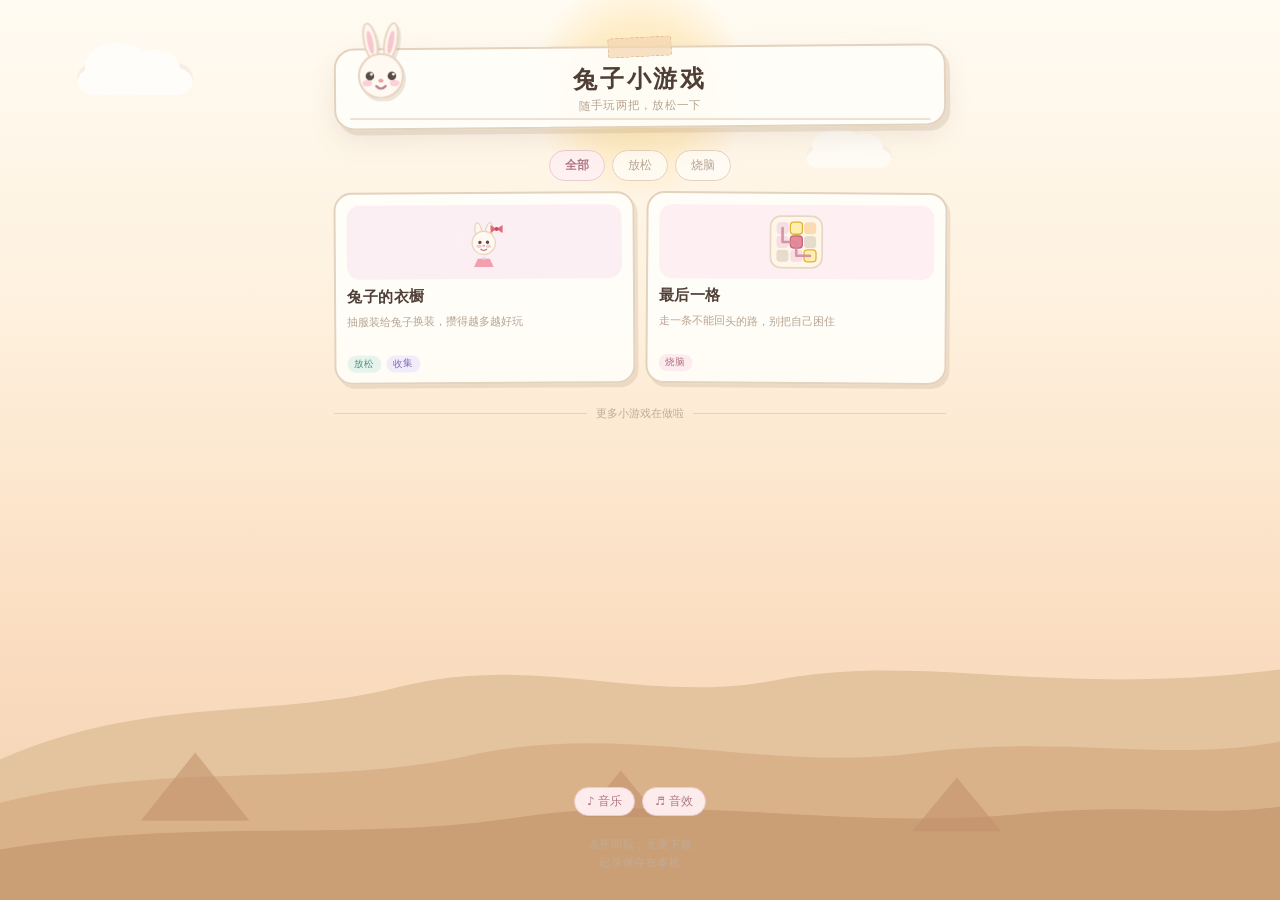
<file: index.html>
<!DOCTYPE html>
<html lang="zh-CN">
<head>
<meta charset="UTF-8">
<meta name="viewport" content="width=device-width,initial-scale=1,maximum-scale=1,user-scalable=no,viewport-fit=cover">
<meta name="format-detection" content="telephone=no,email=no,address=no">
<meta name="theme-color" content="#FDF3E5">
<title>兔子小游戏 · 合集</title>
<link rel="stylesheet" href="shared/theme.css">
<style>
/* ============================================================
   大厅（开始界面）专属样式
   游戏卡片全部由下方 GAMES 数组渲染，加新游戏只需改数据。
   ============================================================ */

/* 顶部标题卡 */
.masthead{position:relative;width:100%;padding:15px 18px 13px;text-align:center;
  background:rgba(255,253,248,.94);border:2px solid var(--line);border-radius:var(--radius);
  box-shadow:4px 5px 0 var(--tap),0 10px 26px rgba(150,118,92,.13);transform:rotate(-.5deg)}
/* 兔子是 absolute 挑在卡片上方的，顶部要留出足够空间，否则耳朵会被裁掉 */
.page{padding-top:calc(46px + env(safe-area-inset-top))}
.masthead:after{content:"";position:absolute;left:14px;right:14px;bottom:6px;height:2px;
  background:rgba(196,160,128,.30);transform:rotate(.5deg)}
.masthead .bunnyBox{position:absolute;left:12px;top:-32px;width:66px}
.masthead .bunnyBox svg{filter:drop-shadow(2px 3px 0 rgba(170,140,112,.22))}
.masthead .name{font-size:24px;font-weight:800;letter-spacing:3px;color:#4E3E36}
.masthead .sub{margin-top:3px;font-size:11.5px;color:var(--ink3);letter-spacing:.3px}

/* 继续游戏 */
.resume{width:100%;display:flex;align-items:center;gap:10px;padding:10px 14px;cursor:pointer;
  background:rgba(255,253,248,.9);border:2px solid #EBCBD2;border-radius:16px;
  box-shadow:3px 3px 0 rgba(200,140,155,.14);transform:rotate(.3deg)}
.resume:active{transform:translate(1px,1px);box-shadow:1px 1px 0 rgba(200,140,155,.14)}
.resume .rIcon{width:34px;height:34px;flex:0 0 34px;border-radius:11px;background:#FFF0F3;
  display:flex;align-items:center;justify-content:center;font-size:16px;color:var(--pink-d)}
.resume .rText{flex:1;min-width:0;text-align:left}
.resume .rText b{display:block;font-size:13.5px;color:#5A4B42}
.resume .rText small{display:block;font-size:10.5px;color:var(--ink3);margin-top:1px}
.resume .rGo{flex:0 0 auto;font-size:11px;color:#B07A88;background:#FFF0F3;
  border-radius:999px;padding:4px 10px}

/* 分类筛选 */
.filters{width:100%;display:flex;gap:7px;justify-content:center}
.filters button{border:1.5px solid var(--line);background:rgba(255,253,248,.8);
  border-radius:999px;padding:6px 15px;font-size:12px;color:var(--ink3);cursor:pointer}
.filters button.on{color:#B07A88;border-color:#EBCBD2;background:rgba(255,240,242,.95);font-weight:600}

/* 游戏卡片网格 */
.grid{width:100%;display:grid;grid-template-columns:repeat(2,minmax(0,1fr));gap:11px}
.gcard{position:relative;display:flex;flex-direction:column;gap:8px;padding:11px 11px 10px;
  text-align:left;background:rgba(255,253,248,.95);border:2px solid var(--line);
  border-radius:18px;box-shadow:3px 4px 0 var(--tap);cursor:pointer;
  transform:rotate(-.35deg);transition:transform .1s,box-shadow .1s}
.gcard:nth-child(even){transform:rotate(.4deg)}
.gcard:active{transform:translate(2px,2px);box-shadow:1px 1px 0 var(--tap)}
.gcard .thumb{height:74px;border-radius:13px;display:flex;align-items:center;justify-content:center;
  overflow:hidden}
.gcard .thumb svg{display:block}
.gcard h3{margin:0;font-size:15px;color:#4E3E36;letter-spacing:.5px}
.gcard .desc{margin:0;font-size:11px;color:var(--ink3);line-height:1.5;min-height:33px}
.gcard .meta{display:flex;align-items:center;gap:5px;flex-wrap:wrap}
.tagchip{font-size:9.5px;padding:2px 7px;border-radius:999px;background:#F4EDE3;color:#9C8878}
.tagchip.relax{background:#E7F4EE;color:#4C9179}
.tagchip.brain{background:#FDECEF;color:#B2707E}
.tagchip.collect{background:#F1ECFA;color:#7B6BAE}
.bestChip{margin-left:auto;font-size:10px;color:#B07A58;background:#FBE7D4;
  border-radius:999px;padding:2px 8px;font-variant-numeric:tabular-nums}
.gcard.soon{opacity:.6;border-style:dashed;cursor:default;box-shadow:none}
.gcard.soon:active{transform:rotate(-.35deg)}

.footNote{width:100%;text-align:center;font-size:10.5px;color:#C0AC99;letter-spacing:.6px;line-height:1.7}

/* 游戏少的时候用来撑住下半屏，游戏多了会自动往下排 */
.moreNote{width:100%;display:flex;align-items:center;gap:9px;color:#C0AC99;font-size:11px}
.moreNote:before,.moreNote:after{content:"";flex:1;height:1px;background:rgba(196,160,128,.35)}
.moreNote span{white-space:nowrap}
/* 开关和页脚吸在底部，避免上半屏挤满、下半屏空荡 */
.footBlock{width:100%;margin-top:auto;display:flex;flex-direction:column;align-items:center;gap:9px}
</style>
</head>
<body>

<main class="page">
  <h1 class="sr-only">兔子小游戏合集</h1>

  <header class="masthead">
    <div class="tape"></div>
    <div class="bunnyBox" id="bunnyTop"></div>
    <div class="name">兔子小游戏</div>
    <div class="sub">随手玩两把，放松一下</div>
  </header>

  <div id="resumeSlot"></div>

  <nav class="filters" id="filters" aria-label="按类型筛选">
    <button data-f="all" class="on">全部</button>
    <button data-f="relax">放松</button>
    <button data-f="brain">烧脑</button>
  </nav>

  <section class="grid" id="grid" aria-label="游戏列表"></section>

  <p class="moreNote"><span>更多小游戏在做啦</span></p>

  <div class="footBlock">
    <div class="toggles">
      <button class="tg" id="tgMusic">♪ 音乐</button>
      <button class="tg" id="tgSfx">♬ 音效</button>
    </div>
    <p class="footNote">点开即玩，无需下载<br>记录保存在本机</p>
  </div>
</main>

<script src="shared/store.js"></script>
<script src="shared/audio.js"></script>
<script src="shared/bunny.js"></script>
<script src="shared/theme.js"></script>
<script>
(function(){
'use strict';

/* ============================================================
   游戏清单 —— 加新游戏只改这里
   ------------------------------------------------------------
   id     唯一标识，也是打分存档的键（Store.best(id)）
   name   卡片标题
   desc   一句话说明，尽量口语、别超过 14 个字
   tags   标签，'relax' = 放松 / 'brain' = 烧脑
   url    游戏文件路径，相对本页
   ready  false 会显示成「筹备中」的虚线卡片
   accent 卡片缩略图底色
   unit   最高纪录的单位，显示在卡片右下角
   icon   缩略图内容，见下方 ICONS
   ============================================================ */
var ICONS = {
  /* 最后一格：小棋盘 + 一条粉色路径 */
  grid:
    '<svg viewBox="0 0 72 72" width="62" height="62">' +
      '<rect x="6" y="6" width="60" height="60" rx="12" fill="#FFF6E8" stroke="#E7D8C6" stroke-width="2"/>' +
      '<g>' +
        '<rect x="13" y="13" width="14" height="14" rx="4" fill="#F5DFE4"/>' +
        '<rect x="29" y="13" width="14" height="14" rx="4" fill="#FFEFAE" stroke="#E0B23E" stroke-width="1.5"/>' +
        '<rect x="45" y="13" width="14" height="14" rx="4" fill="#FBDCB2"/>' +
        '<rect x="13" y="29" width="14" height="14" rx="4" fill="#F5DFE4"/>' +
        '<rect x="29" y="29" width="14" height="14" rx="4" fill="#E68B9C" stroke="#C4697B" stroke-width="1.5"/>' +
        '<rect x="45" y="29" width="14" height="14" rx="4" fill="#E7DCCC"/>' +
        '<rect x="13" y="45" width="14" height="14" rx="4" fill="#E7DCCC"/>' +
        '<rect x="29" y="45" width="14" height="14" rx="4" fill="#F5DFE4"/>' +
        '<rect x="45" y="45" width="14" height="14" rx="4" fill="#FFEFAE" stroke="#E0B23E" stroke-width="1.5"/>' +
      '</g>' +
        '<path d="M20 20 L20 36 L36 36 L36 52 L52 52" fill="none" stroke="#D68B9C" ' +
        'stroke-width="3" stroke-linecap="round" stroke-linejoin="round" opacity=".9"/>' +
    '</svg>',

  /* 兔子的衣橱：兔子头像 + 蝴蝶结 + 小裙子 */
  closet:
    '<svg viewBox="0 0 72 72" width="62" height="62">' +
      '<rect x="6" y="6" width="60" height="60" rx="12" fill="#FBEFF3"/>' +
      '<ellipse cx="30" cy="24" rx="4" ry="10.5" transform="rotate(-9 30 24)" fill="#FFF7EE" stroke="#E8D5C2" stroke-width="1.5"/>' +
      '<ellipse cx="42" cy="24" rx="4" ry="10.5" transform="rotate(9 42 24)" fill="#FFF7EE" stroke="#E8D5C2" stroke-width="1.5"/>' +
      '<circle cx="36" cy="37" r="13.5" fill="#FFF9F2" stroke="#E8D5C2" stroke-width="1.5"/>' +
      '<ellipse cx="30.5" cy="41" rx="3.2" ry="2" fill="#F9C8D0"/>' +
      '<ellipse cx="41.5" cy="41" rx="3.2" ry="2" fill="#F9C8D0"/>' +
      '<circle cx="31.6" cy="36.4" r="2" fill="#5A4B42"/>' +
      '<circle cx="40.4" cy="36.4" r="2" fill="#5A4B42"/>' +
      '<ellipse cx="36" cy="40.4" rx="1.6" ry="1.2" fill="#E9A0AC"/>' +
      '<path d="M32.6 44.4 q3.4 2.6 6.8 0" fill="none" stroke="#B98591" stroke-width="1.4" stroke-linecap="round"/>' +
      '<path d="M51 21 l7 -4.6 v9.2 z" fill="#E8657A"/>' +
      '<path d="M51 21 l-7 -4.6 v9.2 z" fill="#E8657A"/>' +
      '<circle cx="51" cy="21" r="2.3" fill="#C74A5F"/>' +
      '<path d="M29 55.5 l14 0 l4.4 9.5 l-22.8 0 z" fill="#F2A0B0"/>' +
      '<circle cx="36" cy="55.5" r="1.7" fill="#F8C6D0"/>' +
    '</svg>'
};

var GAMES = [
  {
    id:'bunnycloset',
    name:'兔子的衣橱',
    desc:'抽服装给兔子换装，攒得越多越好玩',
    tags:['relax','collect'],
    url:'games/bunnycloset.html',
    ready:true,
    accent:'#FBEFF3',
    unit:'件',
    icon:ICONS.closet
  },
  {
    id:'lastcell',
    name:'最后一格',
    desc:'走一条不能回头的路，别把自己困住',
    tags:['brain'],
    url:'games/lastcell.html',
    ready:true,
    accent:'#FDEFF2',
    unit:'步',
    icon:ICONS.grid
  }
];

var gridEl = document.getElementById('grid');
var resumeSlot = document.getElementById('resumeSlot');
var filter = 'all';

/* 标签的显示名与配色，加新标签只改这里 */
var TAG_MAP = {
  relax:   { cls:'relax',   label:'放松' },
  brain:   { cls:'brain',   label:'烧脑' },
  collect: { cls:'collect', label:'收集' }
};

document.getElementById('bunnyTop').innerHTML = Bunny.svg('idle', 'hub');

/* ---------- 渲染卡片 ---------- */
function render(){
  var list = GAMES.filter(function(g){
    return filter === 'all' || (g.tags || []).indexOf(filter) >= 0;
  });

  var html = list.map(function(g){
    var best = Store.best(g.id);
    var bestChip = (g.ready && best > 0)
      ? '<span class="bestChip">' + best + g.unit + '</span>' : '';
    var tagHtml = (g.tags || []).map(function(t){
      var cls = TAG_MAP[t] ? TAG_MAP[t].cls : '';
      var label = TAG_MAP[t] ? TAG_MAP[t].label : t;
      return '<span class="tagchip ' + cls + '">' + label + '</span>';
    }).join('');

    var thumb = g.ready
      ? g.icon
      : '<div style="font-size:26px;color:#C0AC99;line-height:1;display:flex;flex-direction:column;' +
        'align-items:center;gap:2px">' + Bunny.head('soon', 44) + '</div>';

    return '<article class="gcard' + (g.ready ? '' : ' soon') + '"' +
      ' data-id="' + g.id + '"' + (g.ready ? '' : ' aria-disabled="true"') + '>' +
        '<div class="thumb" style="background:' + g.accent + '">' + thumb + '</div>' +
        '<h3>' + g.name + '</h3>' +
        '<p class="desc">' + g.desc + '</p>' +
        '<div class="meta">' + tagHtml + bestChip + '</div>' +
      '</article>';
  }).join('');

  gridEl.innerHTML = html;

  Array.prototype.forEach.call(gridEl.querySelectorAll('.gcard'), function(card){
    card.addEventListener('click', function(){
      var id = card.dataset.id;
      var g = null;
      for(var i = 0; i < GAMES.length; i++){ if(GAMES[i].id === id) g = GAMES[i]; }
      if(!g || !g.ready || !g.url) return;
      GameAudio.unlock(); GameAudio.sfx('ui');
      setTimeout(function(){ location.href = g.url; }, 120);
    });
  });
}

/* ---------- 继续游戏 ---------- */
function renderResume(){
  var lastId = Store.get('last', null);
  var g = null;
  for(var i = 0; i < GAMES.length; i++){ if(GAMES[i].id === lastId) g = GAMES[i]; }
  if(!g || !g.ready){ resumeSlot.innerHTML = ''; return; }

  var best = Store.best(g.id);
  var plays = Store.plays(g.id);
  resumeSlot.innerHTML =
    '<div class="resume" id="resumeBtn" role="button" tabindex="0">' +
      '<span class="rIcon">▶</span>' +
      '<span class="rText"><b>继续 ' + g.name + '</b>' +
      '<small>玩过 ' + plays + ' 次' + (best > 0 ? ' · 最好成绩 ' + best + g.unit : '') + '</small></span>' +
      '<span class="rGo">进去</span>' +
    '</div>';

  var btn = document.getElementById('resumeBtn');
  function go(){
    GameAudio.unlock(); GameAudio.sfx('ui');
    setTimeout(function(){ location.href = g.url; }, 120);
  }
  btn.addEventListener('click', go);
  btn.addEventListener('keydown', function(e){ if(e.key === 'Enter' || e.key === ' ') go(); });
}

/* ---------- 筛选 ---------- */
Array.prototype.forEach.call(document.querySelectorAll('#filters button'), function(b){
  b.addEventListener('click', function(){
    filter = b.dataset.f;
    Array.prototype.forEach.call(document.querySelectorAll('#filters button'), function(x){
      x.classList.toggle('on', x === b);
    });
    GameAudio.unlock(); GameAudio.sfx('ui');
    render();
  });
});

/* ---------- 声音开关 ---------- */
var tgMusic = document.getElementById('tgMusic');
var tgSfx = document.getElementById('tgSfx');

function syncToggles(){
  tgMusic.classList.toggle('on', GameAudio.musicOn());
  tgSfx.classList.toggle('on', GameAudio.sfxOn());
}
tgMusic.addEventListener('click', function(){
  GameAudio.unlock();
  GameAudio.setMusic(!GameAudio.musicOn());
  syncToggles();
  GameAudio.sfx('ui');
});
tgSfx.addEventListener('click', function(){
  GameAudio.unlock();
  GameAudio.setSfx(!GameAudio.sfxOn());
  syncToggles();
  GameAudio.sfx('ui');
});

/* ---------- 启动 ---------- */
GameAudio.autoUnlock();
syncToggles();
renderResume();
render();
})();
</script>
</body>
</html>
</file>
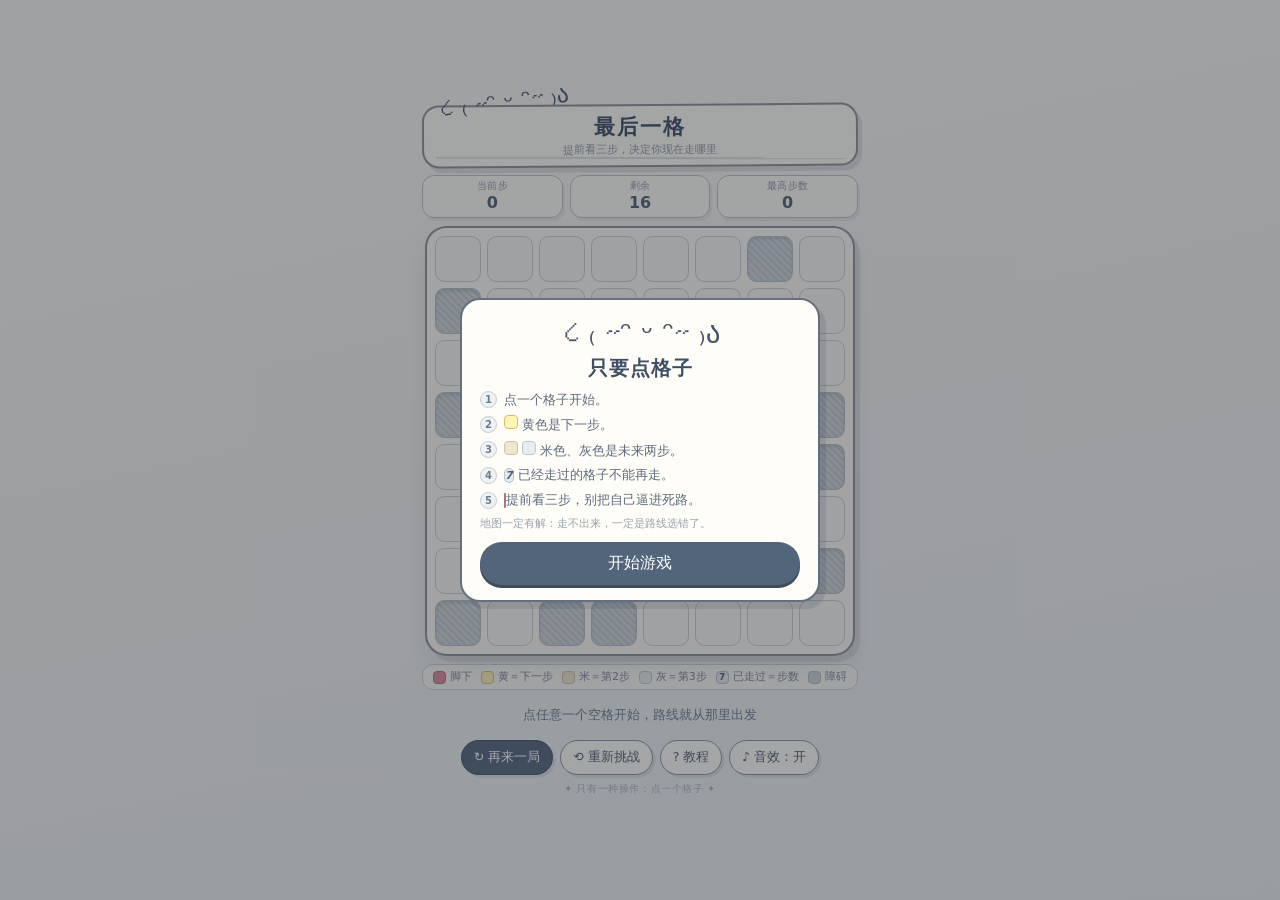
<file: alt/index.html>
<!DOCTYPE html>
<html lang="zh-CN">
<head>
<meta charset="UTF-8">
<meta name="viewport" content="width=device-width,initial-scale=1,maximum-scale=1,user-scalable=no,viewport-fit=cover">
<meta name="format-detection" content="telephone=no,email=no,address=no">
<meta name="theme-color" content="#eaf1f2">
<title>最后一格</title>
<style>
/* ============================================================
   最后一格 · 样式
   颜色集中在 :root 变量里；棋盘尺寸由 JS 通过 --board-size 控制，
   保证任何手机竖屏都能把整个棋盘放进一屏。
   ============================================================ */
*{box-sizing:border-box;-webkit-tap-highlight-color:transparent}
:root{
  --paper:#f8f6f0;      --paper2:#e9eff1;
  --ink:#46546a;        --ink-soft:#8a96a4;   --ink-faint:#a9b3bc;
  --card:#fffcf6;       --line:rgba(66,76,92,.62);
  --free:#f7f6f2;       --free-line:#c6cdd3;
  --wall:#cdd4d8;       --wall-line:#b2bcc3;
  --next:#fff3b5;       --next-line:#d9be6a;  --next-ink:#a8842f;
  --step2:#f0e6cf;      --step2-line:#cfc0a0; --step2-ink:#9c8760;
  --step3:#e7edf1;      --step3-line:#bdc7ce; --step3-ink:#7d8d9e;
  --now:#d98b9b;        --now-line:#b0707f;
  --done:#e5ecef;       --done-line:#b6c1ca;
  --trail:rgba(122,142,166,.40);
  --trail-hot:rgba(217,139,155,.66);
  --board-size:92vw;
}
html,body{margin:0;padding:0;height:100%}
body{
  font-family:"PingFang SC","Hiragino Sans GB","Microsoft YaHei","Noto Sans SC",system-ui,Arial,sans-serif;
  color:var(--ink);
  background:linear-gradient(168deg,var(--paper),var(--paper2));
  -webkit-user-select:none;user-select:none;
  touch-action:manipulation;
  overflow:hidden;
}
body.ended{background:linear-gradient(168deg,#f7f4ee,#e6ecee)}
.app{
  height:100%;
  max-width:460px;margin:0 auto;
  padding:calc(8px + env(safe-area-inset-top)) 12px calc(8px + env(safe-area-inset-bottom));
  display:flex;flex-direction:column;align-items:center;justify-content:center;
  gap:8px;
  overflow-y:auto;-webkit-overflow-scrolling:touch;
}
body.ended .app{justify-content:flex-start}

/* ---------- 标题卡 ---------- */
.head{
  position:relative;width:100%;padding:9px 16px 8px;
  background:rgba(255,252,246,.94);
  border:2px solid var(--line);border-radius:17px;
  box-shadow:4px 5px 0 rgba(55,65,80,.13);
  transform:rotate(-.4deg);text-align:center;
}
.head:after{
  content:"";position:absolute;left:12px;right:12px;bottom:6px;height:2px;
  background:rgba(80,100,120,.18);transform:rotate(.5deg);
}
.rabbit{position:absolute;left:13px;top:-19px;font-size:24px;transform:rotate(-7deg)}
.title{font-size:21px;font-weight:800;letter-spacing:2px;color:#394b62;line-height:1.2}
.hint{margin-top:2px;font-size:11px;color:var(--ink-soft)}

/* ---------- 数据条 ---------- */
.stats{width:100%;display:flex;gap:7px}
.stat{
  flex:1;padding:4px 4px 5px;text-align:center;
  background:rgba(255,252,246,.84);
  border:1.5px solid #b8c0c7;border-radius:12px;
  box-shadow:2px 3px 0 rgba(55,65,80,.07);
}
.stat small{display:block;font-size:9.5px;color:var(--ink-soft);letter-spacing:.5px}
.stat b{font-size:16px;color:#4b5b70}

/* ---------- 棋盘 ---------- */
.board-wrap{display:flex;justify-content:center}
#board{
  position:relative;
  width:var(--board-size);height:var(--board-size);
  display:grid;grid-template-columns:repeat(8,1fr);
  gap:calc(var(--board-size)*.0135);
  padding:calc(var(--board-size)*.019);
  background:rgba(255,252,246,.84);
  border:2px solid var(--line);
  border-radius:calc(var(--board-size)*.05);
  box-shadow:5px 6px 0 rgba(55,65,80,.12),0 10px 22px rgba(30,40,55,.07);
  font-size:calc(var(--board-size)*.062);
}
.cell{
  position:relative;display:flex;align-items:center;justify-content:center;
  padding:0;margin:0;overflow:hidden;
  font-family:inherit;font-weight:800;font-size:1em;line-height:1;
  color:#59697b;background:var(--free);
  border:1.5px solid var(--free-line);border-radius:calc(var(--board-size)*.022);
  transition:background .12s ease,border-color .12s ease,transform .07s ease;
}
.cell .num{line-height:1}
.cell .mark{
  position:absolute;right:7%;bottom:3%;
  font-size:.46em;font-weight:700;opacity:.62;letter-spacing:-.02em;
}
.cell.is-wall{
  background:var(--wall);border-color:var(--wall-line);
  background-image:repeating-linear-gradient(45deg,rgba(114,128,138,.17) 0 2px,transparent 2px 5px);
  box-shadow:inset 0 2px 3px rgba(90,105,115,.20);
}
.cell.is-visited{
  background:var(--done);border-color:var(--done-line);color:#4e6076;
  background-image:repeating-linear-gradient(45deg,rgba(120,140,160,.10) 0 2px,transparent 2px 6px);
  text-shadow:0 0 3px rgba(255,255,255,.95),0 0 3px rgba(255,255,255,.95);
}
.cell.is-now{
  background:var(--now);border-color:var(--now-line);color:#fff;
  box-shadow:0 0 0 2px rgba(217,139,155,.30);
  text-shadow:0 1px 2px rgba(120,60,72,.35);
}
.cell.l1{background:var(--next);border-color:var(--next-line)}
.cell.l1 .mark{color:var(--next-ink)}
.cell.l2{background:var(--step2);border-color:var(--step2-line)}
.cell.l2 .mark{color:var(--step2-ink)}
.cell.l3{background:var(--step3);border-color:var(--step3-line)}
.cell.l3 .mark{color:var(--step3-ink)}
.cell.tappable{cursor:pointer}
.cell.tappable:active{transform:scale(.93)}
.cell.bad{animation:shake .18s}
@keyframes shake{
  0%,100%{transform:translateX(0)}
  25%{transform:translateX(-3px)}
  75%{transform:translateX(3px)}
}
.cell.is-tail{box-shadow:0 0 0 2.5px rgba(217,139,155,.85) inset}

/* 走过的路径连线（很淡，只做视觉联系） */
#trail{position:absolute;inset:0;pointer-events:none}
.trail-seg{
  position:absolute;height:calc(var(--board-size)*.018);
  border-radius:999px;background:var(--trail);opacity:.55;
  transform-origin:0 50%;
}
.trail-seg.hot{background:var(--trail-hot);opacity:1}
#trail.strong .trail-seg{opacity:1}

/* ---------- 图例 / 提示 / 按钮 ---------- */
.legend{
  width:100%;display:flex;flex-wrap:wrap;justify-content:center;
  gap:3px 9px;padding:5px 8px;
  background:rgba(255,252,246,.74);
  border:1px solid #c9d0d5;border-radius:11px;
  font-size:10.5px;color:#7b8794;
}
.legend span{display:inline-flex;align-items:center;gap:4px;white-space:nowrap}
.sw{
  width:13px;height:13px;border-radius:4px;border:1.2px solid var(--free-line);
  background:var(--free);display:inline-block;flex:none;
  font-style:normal;font-size:9px;font-weight:800;color:#4e6076;
  text-align:center;line-height:11px;
}
.sw.l1{background:var(--next);border-color:var(--next-line)}
.sw.l2{background:var(--step2);border-color:var(--step2-line)}
.sw.l3{background:var(--step3);border-color:var(--step3-line)}
.sw.done{background:var(--done);border-color:var(--done-line)}
.sw.wall{background:var(--wall);border-color:var(--wall-line)}
.sw.now{background:var(--now);border-color:var(--now-line)}

.message{
  min-height:34px;display:flex;align-items:center;justify-content:center;
  font-size:12.5px;line-height:1.35;color:#687789;text-align:center;padding:0 4px;
}
.controls{width:100%;display:flex;gap:7px;justify-content:center;flex-wrap:wrap}
.ctl{
  font-family:inherit;font-size:12.5px;color:#4e5e70;cursor:pointer;
  padding:8px 12px;border-radius:999px;
  border:1.5px solid #86929e;background:#fffdf8;
  box-shadow:2.5px 2.5px 0 rgba(55,65,80,.10);
}
.ctl:active{transform:translate(2px,2px);box-shadow:.5px .5px 0 rgba(55,65,80,.10)}
.ctl.primary{background:#52657a;color:#fff;border-color:#41505f}
.footer{font-size:9.5px;color:var(--ink-faint);letter-spacing:.6px}

/* ---------- 教程 ---------- */
.modal{
  position:fixed;inset:0;z-index:30;display:none;
  align-items:center;justify-content:center;padding:14px;
  background:rgba(38,45,54,.42);
}
.modal.is-open{display:flex}
.tut{
  width:min(92vw,360px);max-height:92vh;overflow-y:auto;
  padding:18px 18px 15px;text-align:center;
  background:#fffdf8;border:2px solid #64707d;border-radius:20px;
  box-shadow:6px 7px 0 rgba(55,65,80,.14);
  animation:pop .16s ease-out;
}
@keyframes pop{from{opacity:0;transform:translateY(7px)}to{opacity:1;transform:none}}
.tut-face{font-size:29px;line-height:1.1}
.tut h2{margin:5px 0 9px;font-size:20px;color:#3f5065;letter-spacing:1px}
.tut-list{list-style:none;margin:0;padding:0;text-align:left}
.tut-list li{
  display:flex;align-items:center;gap:7px;
  margin:0 0 7px;font-size:13px;line-height:1.35;color:#5c6b7d;
}
.tut-list b{
  flex:none;width:17px;height:17px;border-radius:50%;
  background:#eef2f4;border:1.2px solid #c2ccd2;color:#6d7c8c;
  font-size:10px;line-height:15px;text-align:center;font-weight:800;
}
.tut-list .sw{width:14px;height:14px;line-height:12px}
.tut-list .mini{
  flex:none;width:19px;height:19px;border-radius:5px;line-height:17px;text-align:center;
  background:var(--done);border:1.2px solid var(--done-line);
  font-size:11px;font-weight:800;color:#4e6076;
}
.tut-list .mini.now{background:var(--now);border-color:var(--now-line);color:#fff}
.tut-note{margin:2px 0 11px;font-size:11px;color:#98a3ad;text-align:left}
.go{
  width:100%;padding:11px;border:0;border-radius:999px;cursor:pointer;
  background:#52657a;color:#fff;font-size:15.5px;font-family:inherit;
  box-shadow:0 3px 0 #3d4b5b;
}
.go:active{transform:translateY(2px);box-shadow:0 1px 0 #3d4b5b}

/* ---------- 结算（底部面板，棋盘仍然可见） ---------- */
.sheet{
  position:fixed;left:0;right:0;bottom:0;z-index:20;display:none;
  justify-content:center;padding:0 10px calc(10px + env(safe-area-inset-bottom));
  background:linear-gradient(to top,rgba(233,239,241,.98) 62%,rgba(233,239,241,0));
  pointer-events:none;
}
.sheet.is-open{display:flex}
.sheet-card{
  width:min(96vw,400px);padding:12px 14px 13px;text-align:center;
  pointer-events:auto;
  background:#fffdf8;border:2px solid #64707d;border-radius:18px;
  box-shadow:5px 6px 0 rgba(55,65,80,.14);
  animation:pop .18s ease-out;
}
.sheet-face{font-size:26px;line-height:1.1}
.sheet h2{margin:2px 0 3px;font-size:18px;color:#3f5065}
.sheet-text{margin:0 0 8px;font-size:12.5px;line-height:1.45;color:#687789}
.sheet-stats{display:flex;gap:7px;margin-bottom:9px}
.sheet-stat{
  flex:1;padding:5px 4px;border-radius:11px;
  background:#f4f7f8;border:1.2px solid #ced7dc;
}
.sheet-stat small{display:block;font-size:9.5px;color:var(--ink-soft)}
.sheet-stat b{font-size:14px;color:#4b5b70}
.sheet-btns{display:flex;gap:7px;justify-content:center;flex-wrap:wrap}
.sheet-btns .ctl{font-size:12px;padding:8px 11px}
</style>
</head>

<body>
<div class="app" id="app">
  <div class="head">
    <div class="rabbit">૮₍ ˶ᵔ ᵕ ᵔ˶ ₎ა</div>
    <div class="title">最后一格</div>
    <div class="hint">提前看三步，决定你现在走哪里</div>
  </div>

  <div class="stats">
    <div class="stat"><small>当前步</small><b id="stat-step">0</b></div>
    <div class="stat"><small>剩余</small><b id="stat-left">0</b></div>
    <div class="stat"><small>最高步数</small><b id="stat-best">0</b></div>
  </div>

  <div class="board-wrap" id="board-wrap">
    <div id="board"><div id="trail"></div></div>
  </div>

  <div class="legend">
    <span><i class="sw now"></i>脚下</span>
    <span><i class="sw l1"></i>黄＝下一步</span>
    <span><i class="sw l2"></i>米＝第2步</span>
    <span><i class="sw l3"></i>灰＝第3步</span>
    <span><i class="sw done">7</i>已走过＝步数</span>
    <span><i class="sw wall"></i>障碍</span>
  </div>

  <div class="message" id="message">点任意一个空格开始</div>

  <div class="controls">
    <button class="ctl primary" id="btn-new">↻ 再来一局</button>
    <button class="ctl" id="btn-retry">⟲ 重新挑战</button>
    <button class="ctl" id="btn-help">? 教程</button>
    <button class="ctl" id="btn-sound">♪ 音效：开</button>
  </div>

  <div class="footer">✦ 只有一种操作：点一个格子 ✦</div>
</div>

<div class="sheet" id="result">
  <div class="sheet-card">
    <div class="sheet-face" id="res-face">૮₍ ˶ᵔ ᵕ ᵔ˶ ₎ა</div>
    <h2 id="res-title">通关啦</h2>
    <p class="sheet-text" id="res-text"></p>
    <div class="sheet-stats">
      <div class="sheet-stat"><small>本局步数</small><b id="res-step">0</b></div>
      <div class="sheet-stat"><small>本局结果</small><b id="res-result">—</b></div>
      <div class="sheet-stat"><small>最高步数</small><b id="res-best">0</b></div>
      <div class="sheet-stat"><small>最长连击</small><b id="res-streak">0</b></div>
    </div>
    <div class="sheet-btns">
      <button class="ctl" id="btn-route">👀 查看路线</button>
      <button class="ctl primary" id="btn-again">↻ 再来一局</button>
      <button class="ctl" id="btn-replay">⟲ 重新挑战</button>
    </div>
  </div>
</div>

<div class="modal" id="tutorial">
  <div class="tut">
    <div class="tut-face">૮₍ ˶ᵔ ᵕ ᵔ˶ ₎ა</div>
    <h2>只要点格子</h2>
    <ul class="tut-list">
      <li><b>1</b><span>点一个格子开始。</span></li>
      <li><b>2</b><span><i class="sw l1"></i> 黄色是下一步。</span></li>
      <li><b>3</b><span><i class="sw l2"></i> <i class="sw l3"></i> 米色、灰色是未来两步。</span></li>
      <li><b>4</b><span><i class="mini">7</i> 已经走过的格子不能再走。</span></li>
      <li><b>5</b><span><i class="mini now"></i> 提前看三步，别把自己逼进死路。</span></li>
    </ul>
    <p class="tut-note">地图一定有解：走不出来，一定是路线选错了。</p>
    <button class="go" id="btn-start">开始游戏</button>
  </div>
</div>

<script>
'use strict';
/* ============================================================
 * 《最后一格》· 单文件实现
 *
 * 模块划分（从上到下）：
 *   CONFIG        集中配置（难度/尺寸/生成参数/存档 key），代码里不再出现魔法数字
 *   PathFinder    网格图 + 自避路径求解（纯逻辑，碰不到 DOM）
 *   MapGenerator  生成“必然有解 + 有岔路可骗”的地图（纯逻辑）
 *   PreviewSystem 未来三步预览（纯逻辑）
 *   GameState     玩家路线与状态机（纯逻辑）
 *   Storage       localStorage 安全封装（不可用时自动降级到内存）
 *   Sfx           Audio 音效（Web Audio 合成，无音频文件，可关）
 *   Renderer      只负责把状态画到 DOM
 *   Tutorial      教程显隐（第一次自动显示，之后可手动打开）
 *   Controller    唯一的胶水层：点击 → 状态 → 音效/存档/重绘
 * ============================================================ */
/* ==#region PURE-LOGIC== 以下到 #endregion 之间是纯逻辑：不碰 DOM、不碰 localStorage，
   tests/logic.test.mjs 会把这一段单独抽出来做生成质量与难度模拟。 */

const SAVE_VERSION = 1;

const CONFIG = {
  ACTIVE_DIFFICULTY: 'NORMAL',
  /* 难度参数：以后加关卡只在这里加一项 */
  DIFFICULTIES: {
    NORMAL: {
      BOARD_SIZE: 8,          // 棋盘边长
      GOAL_STEP: 16,          // 走满多少格算通关（tests/tune.mjs 可以扫参数）
      ROUTE_SLACK: 6,         // 主干路线比目标多留几格
      WALL_RATE: 0.26,        // 障碍占比（用来决定空地的目标数量）
      BRANCH_RATE: 0.50,      // 主干上每个格子长出岔路的概率
      DEAD_END_RATE: 0.62,    // 岔路里“死路”的比例（其余是能绕回去的捷径）
      BRANCH_MIN_LEN: 2,      // 死路岔路最短
      BRANCH_MAX_LEN: 5,      // 死路岔路最长（未来三步刚好能看出苗头）
      BRIDGE_MIN_ROUTE_GAP: 5 // 捷径格必须连接主干的哪一段之外
    }
  },
  /* 生成器与求解器的通用参数 */
  PREVIEW_DEPTH: 3,           // 预览未来几步
  MAP_MAX_ATTEMPTS: 18,       // 一张地图最多重掷几次
  ROUTE_TRY_ROUNDS: 60,       // 主干路线最多重试几次
  ROUTE_RANDOMNESS: 0.22,     // 主干随机性
  MAP_MIN_OPEN: 32,           // 空地少于这个数就重掷
  WALL_FIX_PASSES: 6,         // “保证有解”的修补轮数
  MIN_SLACK_AFTER_FIX: 4,     // 修补后至少要比目标多留几格
  SOLVER_NODE_BUDGET: 6000,   // 单次求解最多展开多少节点
  SOLVER_RESTARTS: 3,         // 单次求解最多重开几次
  SOLVER_JITTER: 0.7,         // 求解排序抖动（保证不同地图手感不一样）
  TAIL_STEPS: 5,              // 结算时高亮最后几步
  MIN_SIZE: 224,              // 棋盘最小像素尺寸
  MAX_SIZE: 430,              // 棋盘最大像素尺寸
  STORAGE: {
    tutorial: 'lastCell_tutorial_seen',
    bestStep: 'lastCell_best_step',
    bestStreak: 'lastCell_best_streak',
    streak: 'lastCell_streak',
    sound: 'lastCell_sound',
    lastGame: 'lastCell_last_game',
    liveGame: 'lastCell_state'
  }
};

const DIRS = [[-1, 0], [1, 0], [0, -1], [0, 1]];
const kOf = function (r, c) { return r + '_' + c; };
const unKey = function (k) {
  const i = k.indexOf('_');
  return { r: +k.slice(0, i), c: +k.slice(i + 1) };
};
const diffCfg = function () { return CONFIG.DIFFICULTIES[CONFIG.ACTIVE_DIFFICULTY]; };
const randInt = function (min, max) { return min + Math.floor(Math.random() * (max - min + 1)); };
const pickOne = function (arr) { return arr[Math.floor(Math.random() * arr.length)]; };
const shuffled = function (arr) {
  const a = arr.slice();
  for (let i = a.length - 1; i > 0; i--) {
    const j = Math.floor(Math.random() * (i + 1));
    const t = a[i]; a[i] = a[j]; a[j] = t;
  }
  return a;
};

/* ---------------- PathFinder ---------------- */
const PathFinder = (function () {
  function inBoard(r, c, size) { return r >= 0 && c >= 0 && r < size && c < size; }

  function neighborKeys(k, size) {
    const p = unKey(k), out = [];
    for (let d = 0; d < DIRS.length; d++) {
      const nr = p.r + DIRS[d][0], nc = p.c + DIRS[d][1];
      if (inBoard(nr, nc, size)) out.push(kOf(nr, nc));
    }
    return out;
  }

  function openNeighbors(k, walls, size) {
    const all = neighborKeys(k, size), out = [];
    for (let i = 0; i < all.length; i++) if (!walls.has(all[i])) out.push(all[i]);
    return out;
  }

  function openDegree(k, openSet, size) {
    const all = neighborKeys(k, size);
    let n = 0;
    for (let i = 0; i < all.length; i++) if (openSet.has(all[i])) n++;
    return n;
  }

  /* 在 openSet 里，k 除 exceptKey 之外还挨着几个空格 */
  function degreeExcept(k, exceptKey, openSet, size) {
    const all = neighborKeys(k, size);
    let n = 0;
    for (let i = 0; i < all.length; i++) {
      const nk = all[i];
      if (nk !== exceptKey && openSet.has(nk)) n++;
    }
    return n;
  }

  /**
   * 从 startKey 出发，找一条长度恰好 length 格的自避路径（不重复进入同一格）。
   * 返回路径数组（找到）或 null（没找到 / 不存在）。
   * 用“随机化 DFS + Warnsdorff 排序（优先走后续出路最少的格子）”，
   * 找到的路径同时是存在性的证据 —— 所以“保证有解”不是估计，是构造。
   */
  function findWalk(startKey, walls, size, length) {
    if (length <= 0) return [];
    const total = size * size;
    if (walls.has(startKey)) return null;
    if (total - walls.size < length) return null;

    const visited = new Set();
    const path = [];
    for (let attempt = 0; attempt < CONFIG.SOLVER_RESTARTS; attempt++) {
      visited.clear();
      path.length = 0;
      const budget = { left: CONFIG.SOLVER_NODE_BUDGET };
      if (dfs(startKey, budget)) return path.slice();
    }
    return null;

    function onward(nk) {
      const all = neighborKeys(nk, size);
      let n = 0;
      for (let i = 0; i < all.length; i++) {
        const m = all[i];
        if (!walls.has(m) && !visited.has(m)) n++;
      }
      return n;
    }

    function dfs(k, budget) {
      visited.add(k);
      path.push(k);
      if (path.length >= length) return true;
      if (budget.left <= 0) { path.pop(); visited.delete(k); return false; }
      budget.left--;

      const cands = [];
      const all = neighborKeys(k, size);
      for (let i = 0; i < all.length; i++) {
        const nk = all[i];
        if (walls.has(nk) || visited.has(nk)) continue;
        cands.push({ k: nk, s: onward(nk) + Math.random() * CONFIG.SOLVER_JITTER });
      }
      cands.sort(function (a, b) { return a.s - b.s; });

      for (let i = 0; i < cands.length; i++) {
        if (dfs(cands[i].k, budget)) return true;
        if (budget.left <= 0) break;
      }
      path.pop();
      visited.delete(k);
      return false;
    }
  }

  return {
    inBoard: inBoard,
    neighborKeys: neighborKeys,
    openNeighbors: openNeighbors,
    openDegree: openDegree,
    degreeExcept: degreeExcept,
    findWalk: findWalk
  };
})();

/* ---------------- MapGenerator ---------------- */
const MapGenerator = (function () {
  function allKeys(size) {
    const out = [];
    for (let r = 0; r < size; r++) for (let c = 0; c < size; c++) out.push(kOf(r, c));
    return out;
  }

  /* Warnsdorff：优先选“后续出路最少”的格子，路线会被拉得又长又绕 */
  function routeScore(r, c, used, size) {
    let s = 0;
    for (let d = 0; d < DIRS.length; d++) {
      const nr = r + DIRS[d][0], nc = c + DIRS[d][1];
      if (!PathFinder.inBoard(nr, nc, size)) continue;
      if (!used.has(kOf(nr, nc))) s++;
    }
    if (r === 0 || c === 0 || r === size - 1 || c === size - 1) s += 1;
    return s;
  }

  /* 1) 先生成一条完整主干路线 */
  function growRoute(size, want) {
    let best = null;
    for (let round = 0; round < CONFIG.ROUTE_TRY_ROUNDS; round++) {
      const startR = randInt(0, size - 1), startC = randInt(0, size - 1);
      const path = [kOf(startR, startC)];
      const used = new Set(path);
      while (path.length < want) {
        const cur = unKey(path[path.length - 1]);
        const opts = [];
        for (let d = 0; d < DIRS.length; d++) {
          const nr = cur.r + DIRS[d][0], nc = cur.c + DIRS[d][1];
          if (!PathFinder.inBoard(nr, nc, size)) continue;
          const nk = kOf(nr, nc);
          if (used.has(nk)) continue;
          opts.push({ k: nk, s: routeScore(nr, nc, used, size) });
        }
        if (!opts.length) break;
        opts.sort(function (a, b) { return a.s - b.s; });
        let take = opts[0];
        if (Math.random() < CONFIG.ROUTE_RANDOMNESS && opts.length > 1) take = opts[1];
        path.push(take.k);
        used.add(take.k);
      }
      if (!best || path.length > best.length) best = path;
      if (path.length >= want) return path;
    }
    return best;
  }

  /* 2) 死路岔路：往外伸 2~5 格，尽头一定是死路 */
  function growDeadEnd(anchorKey, open, size) {
    const a = unKey(anchorKey);
    const heads = shuffled(PathFinder.neighborKeys(anchorKey, size).filter(function (k) {
      return !open.has(k) && PathFinder.degreeExcept(k, anchorKey, open, size) === 0;
    }));
    if (!heads.length) return 0;

    let cur = heads[0];
    let len = 0;
    const want = randInt(diffCfg().BRANCH_MIN_LEN, diffCfg().BRANCH_MAX_LEN);
    while (cur && len < want) {
      open.add(cur);
      len++;
      const nexts = shuffled(PathFinder.neighborKeys(cur, size).filter(function (k) {
        return !open.has(k) && PathFinder.degreeExcept(k, cur, open, size) === 0;
      }));
      cur = nexts.length ? nexts[0] : null;
    }
    return len;
  }

  /* 3) 捷径格：一个空格同时贴着主干里相隔很远的两个格子 → 走出环路，路就“活”了 */
  function placeBridge(anchorKey, open, size, routeIndex) {
    const cands = shuffled(PathFinder.neighborKeys(anchorKey, size).filter(function (k) {
      return !open.has(k);
    }));
    const anchorIdx = routeIndex[anchorKey];
    for (let i = 0; i < cands.length; i++) {
      const near = PathFinder.neighborKeys(cands[i], size);
      for (let j = 0; j < near.length; j++) {
        const nk = near[j];
        if (!(nk in routeIndex)) continue;
        if (Math.abs(routeIndex[nk] - anchorIdx) >= diffCfg().BRIDGE_MIN_ROUTE_GAP) {
          open.add(cands[i]);
          return true;
        }
      }
    }
    return false;
  }

  /* 4) 补齐空地：优先延长只有 1 个出口的格子，保持“迷宫感”，同时制造诱饵 */
  function topUpOpen(open, size) {
    const target = Math.round(size * size * (1 - diffCfg().WALL_RATE));
    let guard = size * size * 3;
    while (open.size < target && guard-- > 0) {
      const cands = [];
      for (let r = 0; r < size; r++) {
        for (let c = 0; c < size; c++) {
          const k = kOf(r, c);
          if (open.has(k)) continue;
          const d = PathFinder.openDegree(k, open, size);
          if (d === 0) continue;
          cands.push({ k: k, d: d });
        }
      }
      if (!cands.length) break;
      cands.sort(function (a, b) { return a.d - b.d; });
      const bestD = cands[0].d;
      const pool = cands.filter(function (x) { return x.d === bestD; });
      open.add(pickOne(pool).k);
    }
  }

  /**
   * 5) 收尾 + “保证有解”：
   *    对每一块空地都验证“从这里出发能不能走满 GOAL_STEP 格”。
   *    验证不了的格子直接变成障碍 —— 于是玩家第一格点哪里都不会开局无解，
   *    任何一次失败都只能是玩家自己把路走死了。（找不到的路径是保守判定，不会误判成有解）
   */
  function finalize(open, size, goal, route) {
    const walls = new Set();
    const all = allKeys(size);
    for (let i = 0; i < all.length; i++) if (!open.has(all[i])) walls.add(all[i]);
    if (open.size < CONFIG.MAP_MIN_OPEN || open.size < goal + CONFIG.MIN_SLACK_AFTER_FIX) return null;

    for (let pass = 0; pass < CONFIG.WALL_FIX_PASSES; pass++) {
      const bounds = new Map();  // 本轮内有效（本轮不改变 walls）
      const bad = [];
      const cells = Array.from(open);
      for (let i = 0; i < cells.length; i++) {
        const k = cells[i];
        if ((bounds.get(k) || 0) >= goal) continue;
        const walk = PathFinder.findWalk(k, walls, size, goal);
        if (!walk) { bad.push(k); continue; }
        for (let j = 0; j < walk.length; j++) {
          const bound = walk.length - j;
          if ((bounds.get(walk[j]) || 0) < bound) bounds.set(walk[j], bound);
        }
      }
      if (!bad.length) {
        return { size: size, goal: goal, walls: walls, route: route, openCount: open.size };
      }
      if (open.size - bad.length < goal + CONFIG.MIN_SLACK_AFTER_FIX) return null;
      for (let i = 0; i < bad.length; i++) { open.delete(bad[i]); walls.add(bad[i]); }
    }
    return null;
  }

  function carveOnce(size, goal) {
    const route = growRoute(size, goal + diffCfg().ROUTE_SLACK);
    if (!route || route.length < goal) return null;

    const routeIndex = {};
    for (let i = 0; i < route.length; i++) routeIndex[route[i]] = i;

    const open = new Set(route);
    for (let i = 1; i < route.length - 1; i++) {
      if (Math.random() > diffCfg().BRANCH_RATE) continue;
      const anchor = route[i];
      if (Math.random() < diffCfg().DEAD_END_RATE) {
        growDeadEnd(anchor, open, size);
      } else if (!placeBridge(anchor, open, size, routeIndex)) {
        growDeadEnd(anchor, open, size);   // 找不到合适的捷径就退化成死路
      }
    }
    topUpOpen(open, size);
    return open;
  }

  function generate() {
    const size = diffCfg().BOARD_SIZE;
    const goal = diffCfg().GOAL_STEP;
    for (let attempt = 0; attempt < CONFIG.MAP_MAX_ATTEMPTS; attempt++) {
      const open = carveOnce(size, goal);
      if (!open) continue;
      const board = finalize(open, size, goal, null);
      if (board) return board;
    }
    /* 兜底：不放障碍的全开棋盘，一定满足“每格都能走满目标步数” */
    const open = new Set(allKeys(size));
    const board = finalize(open, size, goal, null);
    if (board) return board;
    return { size: size, goal: Math.min(goal, size * size), walls: new Set(), route: null, openCount: size * size };
  }

  /* 存档用：把障碍压成 0/1 字符串 */
  function wallsToBits(walls, size) {
    let s = '';
    for (let r = 0; r < size; r++) for (let c = 0; c < size; c++) s += walls.has(kOf(r, c)) ? '1' : '0';
    return s;
  }
  function bitsToWalls(bits, size) {
    const walls = new Set();
    if (typeof bits !== 'string' || bits.length !== size * size) return null;
    for (let i = 0; i < bits.length; i++) {
      if (bits[i] === '1') walls.add(kOf(Math.floor(i / size), i % size));
    }
    return walls;
  }

  return { generate: generate, wallsToBits: wallsToBits, bitsToWalls: bitsToWalls, allKeys: allKeys };
})();

/* ---------------- PreviewSystem ---------------- */
const PreviewSystem = (function () {
  /**
   * 未来三步预览。
   * 返回 { layers:[Set,Set,Set], byKey:Map(格子→最近的层), next:Set(唯一合法下一步) }
   * 同一个格子同时属于多层时只保留最近的一层。
   */
  function compute(state, depth) {
    const layers = [];
    const byKey = new Map();
    const empty = { layers: layers, byKey: byKey, next: new Set() };
    if (!state || !state.current) return empty;

    let frontier = [state.current];
    for (let d = 1; d <= depth; d++) {
      const next = new Set();
      for (let i = 0; i < frontier.length; i++) {
        const nbrs = PathFinder.openNeighbors(frontier[i], state.walls, state.size);
        for (let j = 0; j < nbrs.length; j++) {
          const nk = nbrs[j];
          if (state.visited.has(nk) || byKey.has(nk)) continue;
          byKey.set(nk, d);
          next.add(nk);
        }
      }
      layers.push(next);
      frontier = Array.from(next);
      if (!next.size) break;
    }
    while (layers.length < depth) layers.push(new Set());
    return { layers: layers, byKey: byKey, next: layers[0] };
  }

  return { compute: compute };
})();

/* ---------------- GameState ---------------- */
const GameState = (function () {
  function create(map, mapId) {
    return {
      mapId: mapId || 1,
      size: map.size,
      goal: map.goal,
      walls: map.walls,
      current: null,
      step: 0,
      status: 'ready',              // ready | playing | win | lose
      visited: new Set(),
      order: [],                    // 真实行动顺序（visitedOrder 的数组形式）
      orderIndex: new Map(),        // "r_c" → 第几步
      loseStep: 0
    };
  }

  function legalNext(state) { return PreviewSystem.compute(state, 1).next; }
  function preview(state) { return PreviewSystem.compute(state, CONFIG.PREVIEW_DEPTH); }

  function commit(state, k) {
    state.step++;
    state.visited.add(k);
    state.order.push(k);
    state.orderIndex.set(k, state.step);
  }

  function settle(state, code) {
    if (state.step >= state.goal) { state.status = 'win'; return { ok: true, code: 'win' }; }
    if (legalNext(state).size === 0) {
      state.status = 'lose';
      state.loseStep = state.step;
      return { ok: true, code: 'lose' };
    }
    return { ok: true, code: code };
  }

  /** 唯一的操作入口：点一个格子。返回 { ok, code } */
  function tap(state, r, c) {
    if (state.status === 'win' || state.status === 'lose') return { ok: false, code: 'over' };
    const k = kOf(r, c);
    if (state.walls.has(k)) return { ok: false, code: 'wall' };

    if (state.status === 'ready') {
      // 开局：每块空地都被验证过能走满目标步数，所以点哪里都行
      state.current = k;
      commit(state, k);
      state.status = 'playing';
      return settle(state, 'start');
    }
    if (state.visited.has(k)) return { ok: false, code: 'visited' };
    if (!legalNext(state).has(k)) return { ok: false, code: 'illegal' };

    state.current = k;
    commit(state, k);
    return settle(state, 'move');
  }

  function toSave(state) {
    return {
      v: SAVE_VERSION,
      mapId: state.mapId,
      size: state.size,
      goal: state.goal,
      walls: MapGenerator.wallsToBits(state.walls, state.size),
      order: state.order.slice(),
      ts: Date.now()
    };
  }

  /** 从存档恢复；任何一处不合法都返回 null，绝不因为坏存档崩掉游戏 */
  function fromSave(save) {
    if (!save || save.v !== SAVE_VERSION) return null;
    const d = diffCfg();
    if (save.size !== d.BOARD_SIZE || save.goal !== d.GOAL_STEP) return null;
    const walls = MapGenerator.bitsToWalls(save.walls, save.size);
    if (!walls) return null;
    const order = Array.isArray(save.order) ? save.order : [];
    if (!order.length) return null;

    const state = create({ size: save.size, goal: save.goal, walls: walls }, save.mapId);
    let prev = null;
    for (let i = 0; i < order.length; i++) {
      const k = order[i];
      if (typeof k !== 'string' || !/^\d+_\d+$/.test(k)) return null;
      if (walls.has(k) || state.visited.has(k)) return null;
      if (prev) {
        const a = unKey(prev), b = unKey(k);
        if (Math.abs(a.r - b.r) + Math.abs(a.c - b.c) !== 1) return null;
      }
      commit(state, k);
      prev = k;
    }
    state.current = order[order.length - 1];
    state.status = 'playing';
    if (state.step >= state.goal) return null;                       // 已经结束的局不恢复
    if (legalNext(state).size === 0) return null;                    // 死局也不恢复
    return state;
  }

  return { create: create, tap: tap, preview: preview, legalNext: legalNext, toSave: toSave, fromSave: fromSave };
})();
/* ==#endregion PURE-LOGIC== */

/* ---------------- Storage ---------------- */
const Storage = (function () {
  const memory = {};
  let usable = true;
  try {
    localStorage.setItem('__lastcell_probe__', '1');
    localStorage.removeItem('__lastcell_probe__');
  } catch (e) {
    usable = false;   // 隐私模式 / 禁用存储：降级到内存，游戏照常玩
  }

  function raw(key) {
    try { return usable ? localStorage.getItem(key) : (key in memory ? memory[key] : null); }
    catch (e) { return null; }
  }
  function write(key, value) {
    try {
      if (usable) localStorage.setItem(key, value);
      else memory[key] = value;
    } catch (e) { /* 配额满或被拒绝：静默忽略 */ }
  }
  function remove(key) {
    try {
      if (usable) localStorage.removeItem(key);
      delete memory[key];
    } catch (e) { /* 忽略 */ }
  }
  function getBool(key, def) {
    const v = raw(key);
    if (v === null || v === undefined) return def;
    return v === 'true' || v === '1';
  }
  function getNumber(key, def) {
    const v = raw(key);
    if (v === null || v === undefined) return def;
    const n = Number(v);
    return isFinite(n) ? n : def;
  }
  function getJSON(key, def) {
    const v = raw(key);
    if (!v) return def;
    try {
      const parsed = JSON.parse(v);
      return (parsed === null || parsed === undefined) ? def : parsed;
    } catch (e) { return def; }
  }

  return {
    usable: usable,
    getBool: getBool,
    getNumber: getNumber,
    getJSON: getJSON,
    setBool: function (k, v) { write(k, v ? 'true' : 'false'); },
    setNumber: function (k, v) { write(k, String(v)); },
    setJSON: function (k, v) {
      try { write(k, JSON.stringify(v)); } catch (e) { /* 循环引用等：忽略 */ }
    },
    remove: remove
  };
})();

/* ---------------- Sfx（Audio 模块） ---------------- */
const Sfx = (function () {
  const VOICES = {
    /* 普通移动：音高随步数缓慢升高，走路有推进感 */
    move: function (step) {
      const base = 392 * Math.pow(2, Math.min(step || 1, 24) / 28);
      return [{ f: base, at: 0, dur: .10, type: 'sine', gain: .05, to: base * 1.16 }];
    },
    error: function () {
      return [{ f: 200, at: 0, dur: .16, type: 'square', gain: .028, to: 132 }];
    },
    win: function () {
      const notes = [523.25, 659.25, 783.99, 1046.5];
      const out = [];
      for (let i = 0; i < notes.length; i++) {
        out.push({ f: notes[i], at: i * .09, dur: .26, type: 'triangle', gain: .05 });
      }
      return out;
    },
    lose: function () {
      const notes = [392, 329.63, 261.63];
      const out = [];
      for (let i = 0; i < notes.length; i++) {
        out.push({ f: notes[i], at: i * .14, dur: .30, type: 'sine', gain: .05, to: notes[i] * .9 });
      }
      return out;
    }
  };

  let ctx = null;
  let broken = false;
  let enabled = true;

  function ensure() {
    if (broken) return null;
    try {
      const AC = window.AudioContext || window.webkitAudioContext;
      if (!AC) { broken = true; return null; }
      if (!ctx) ctx = new AC();
      if (ctx.state === 'suspended' && ctx.resume) ctx.resume();
      return ctx;
    } catch (e) { broken = true; return null; }
  }

  function play(kind, arg) {
    if (!enabled) return;
    const c = ensure();
    if (!c) return;
    const build = VOICES[kind];
    if (!build) return;
    let notes;
    try { notes = build(arg); } catch (e) { return; }

    const t0 = c.currentTime + .01;
    for (let i = 0; i < notes.length; i++) {
      const n = notes[i];
      try {
        const osc = c.createOscillator();
        const gain = c.createGain();
        osc.type = n.type || 'sine';
        osc.frequency.setValueAtTime(n.f, t0 + n.at);
        if (n.to) osc.frequency.exponentialRampToValueAtTime(n.to, t0 + n.at + n.dur);
        gain.gain.setValueAtTime(.0001, t0 + n.at);
        gain.gain.exponentialRampToValueAtTime(n.gain, t0 + n.at + .012);
        gain.gain.exponentialRampToValueAtTime(.0001, t0 + n.at + n.dur);
        osc.connect(gain);
        gain.connect(c.destination);
        osc.start(t0 + n.at);
        osc.stop(t0 + n.at + n.dur + .03);
      } catch (e) { /* 单个音失败不影响游戏 */ }
    }
  }

  return {
    play: play,
    unlock: function () { ensure(); },
    setEnabled: function (v) { enabled = !!v; },
    isEnabled: function () { return enabled; }
  };
})();

/* ---------------- Renderer ---------------- */
const Renderer = (function () {
  const boardEl = document.getElementById('board');
  const trailEl = document.getElementById('trail');
  const statStepEl = document.getElementById('stat-step');
  const statLeftEl = document.getElementById('stat-left');
  const statBestEl = document.getElementById('stat-best');
  const messageEl = document.getElementById('message');
  const appEl = document.getElementById('app');
  const boardWrapEl = document.getElementById('board-wrap');
  const resultEl = document.getElementById('result');

  let cells = [];
  let mountedSize = 0;
  let routeEmphasis = false;
  let onCellTap = null;
  let lastState = null;

  function mount(size, handler) {
    onCellTap = handler;
    mountedSize = size;
    for (let i = boardEl.children.length - 1; i >= 0; i--) {
      const child = boardEl.children[i];
      if (child.id !== 'trail') boardEl.removeChild(child);
    }
    cells = new Array(size * size);
    for (let r = 0; r < size; r++) {
      for (let c = 0; c < size; c++) {
        const cell = document.createElement('button');
        cell.type = 'button';
        cell.className = 'cell';
        cell.dataset.r = String(r);
        cell.dataset.c = String(c);
        const num = document.createElement('span');
        num.className = 'num';
        const mark = document.createElement('span');
        mark.className = 'mark';
        cell.appendChild(num);
        cell.appendChild(mark);
        cell.addEventListener('click', onTap);
        boardEl.appendChild(cell);
        cells[r * size + c] = cell;
      }
    }
    boardEl.appendChild(trailEl);   // 连线画在棋子之上（数字靠描白边保持清晰）
    function onTap(ev) {
      const t = ev.currentTarget;
      if (onCellTap) onCellTap(Number(t.dataset.r), Number(t.dataset.c));
    }
  }

  function fit() {
    const kids = [];
    for (let i = 0; i < appEl.children.length; i++) {
      const kid = appEl.children[i];
      if (kid === boardWrapEl || kid.offsetHeight === 0) continue;
      kids.push(kid);
    }
    let used = 0;
    for (let i = 0; i < kids.length; i++) used += kids[i].offsetHeight;

    const cs = window.getComputedStyle(appEl);
    const gap = parseFloat(cs.rowGap || cs.gap) || 8;
    const padY = (parseFloat(cs.paddingTop) || 0) + (parseFloat(cs.paddingBottom) || 0);
    const sheetH = resultEl.classList.contains('is-open') ? resultEl.offsetHeight : 0;

    const avail = window.innerHeight - used - padY - sheetH - gap * (kids.length + 1);
    const size = Math.round(Math.max(CONFIG.MIN_SIZE, Math.min(window.innerWidth * .92, CONFIG.MAX_SIZE, avail)));
    document.documentElement.style.setProperty('--board-size', size + 'px');
    if (mountedSize) requestAnimationFrame(function () { drawTrail(lastState); });
  }

  function draw(state, preview) {
    lastState = state;
    for (let r = 0; r < state.size; r++) {
      for (let c = 0; c < state.size; c++) {
        const k = kOf(r, c);
        const cell = cells[r * state.size + c];
        const num = cell.firstChild;
        const mark = cell.lastChild;
        const wall = state.walls.has(k);
        const idx = state.orderIndex.get(k);
        const layer = preview.byKey.get(k);
        const isTail = routeEmphasis && idx && (state.step - idx) < CONFIG.TAIL_STEPS;

        let cls = 'cell';
        if (wall) cls += ' is-wall';
        else if (idx) cls += (state.current === k ? ' is-now' : ' is-visited');
        else if (layer) cls += ' l' + layer;
        // 开局时每块空地都可以当起点（地图保证都有解），所以它们同样可点
        if (!wall && !idx && (preview.next.has(k) || state.status === 'ready')) cls += ' tappable';
        if (isTail) cls += ' is-tail';
        cell.className = cls;

        num.textContent = idx ? String(idx) : '';
        mark.textContent = (!idx && !wall && layer) ? '+' + layer : '';
      }
    }
    drawTrail(state);
    updateStats(state);
  }

  function drawTrail(state) {
    trailEl.className = routeEmphasis ? 'strong' : '';
    for (let i = trailEl.children.length - 1; i >= 0; i--) trailEl.removeChild(trailEl.children[i]);
    if (!state || state.order.length < 2) return;

    for (let i = 0; i < state.order.length - 1; i++) {
      const a = state.order[i], b = state.order[i + 1];
      const pa = unKey(a), pb = unKey(b);
      const ea = cells[pa.r * state.size + pa.c];
      const eb = cells[pb.r * state.size + pb.c];
      if (!ea || !eb) continue;
      const x1 = ea.offsetLeft + ea.offsetWidth / 2;
      const y1 = ea.offsetTop + ea.offsetHeight / 2;
      const x2 = eb.offsetLeft + eb.offsetWidth / 2;
      const y2 = eb.offsetTop + eb.offsetHeight / 2;
      const len = Math.sqrt((x2 - x1) * (x2 - x1) + (y2 - y1) * (y2 - y1));
      const ang = Math.atan2(y2 - y1, x2 - x1) * 180 / Math.PI;
      const seg = document.createElement('i');
      const isHot = routeEmphasis && (state.order.length - 1 - i) <= CONFIG.TAIL_STEPS;
      seg.className = 'trail-seg' + (isHot ? ' hot' : '');
      seg.style.left = x1 + 'px';
      seg.style.top = y1 + 'px';
      seg.style.width = len + 'px';
      seg.style.transform = 'rotate(' + ang + 'deg)';
      trailEl.appendChild(seg);
    }
  }

  function updateStats(state) {
    statStepEl.textContent = String(state.step);
    statLeftEl.textContent = String(Math.max(state.goal - state.step, 0));
    statBestEl.textContent = String(Storage.getNumber(CONFIG.STORAGE.bestStep, 0));
  }

  function say(text) { messageEl.textContent = text; }

  function shake(r, c) {
    const cell = cells[r * mountedSize + c];
    if (!cell) return;
    cell.classList.add('bad');
    setTimeout(function () { cell.classList.remove('bad'); }, 200);
  }

  return {
    mount: mount,
    fit: fit,
    draw: draw,
    say: say,
    shake: shake,
    setRouteEmphasis: function (v) {
      routeEmphasis = !!v;
      if (lastState) { drawTrail(lastState); }
    },
    setEnded: function (v) {
      document.body.classList.toggle('ended', !!v);
      fit();
    }
  };
})();

/* ---------------- Tutorial ---------------- */
const Tutorial = (function () {
  const modalEl = document.getElementById('tutorial');

  function open() { modalEl.classList.add('is-open'); }
  function close() { modalEl.classList.remove('is-open'); }
  function isOpen() { return modalEl.classList.contains('is-open'); }

  return { open: open, close: close, isOpen: isOpen };
})();

/* ---------------- Controller ---------------- */
const Controller = (function () {
  const K = CONFIG.STORAGE;
  const resultEl = document.getElementById('result');

  let state = null;
  let nextMapId = 1;

  function startNewGame() {
    const map = MapGenerator.generate();
    nextMapId = Math.max(nextMapId, 1);
    state = GameState.create(map, nextMapId++);
    hideResult();
    Renderer.say('点任意一个空格开始，路线就从那里出发');
  }

  function retrySameMap() {
    state = GameState.create({ size: state.size, goal: state.goal, walls: state.walls }, state.mapId);
    hideResult();
    Renderer.say('同一张地图，重新走一遍');
  }

  function hideResult() {
    if (!resultEl.classList.contains('is-open')) return;
    resultEl.classList.remove('is-open');
    Renderer.setRouteEmphasis(false);
    Renderer.setEnded(false);
  }

  function refresh() {
    Renderer.draw(state, GameState.preview(state));
  }

  function persist() {
    if (state.status === 'playing') Storage.setJSON(K.liveGame, GameState.toSave(state));
    else Storage.remove(K.liveGame);
  }

  function onTap(r, c) {
    Sfx.unlock();
    if (!state) return;
    const res = GameState.tap(state, r, c);
    if (!res.ok) {
      if (res.code === 'over') return;
      Sfx.play('error');
      Renderer.shake(r, c);
      if (res.code === 'wall') Renderer.say('障碍格不能走，只能点黄色格子');
      else if (res.code === 'visited') Renderer.say('走过的格子不能再进，只能点黄色格子');
      else Renderer.say('这一步走不到，只能点黄色格子');
      return;
    }
    if (res.code === 'start') {
      Sfx.play('move', 1);
      Renderer.say('很好！接下来只能点黄色格子');
    } else if (res.code === 'move') {
      Sfx.play('move', state.step);
      Renderer.say('看三步，再决定现在走哪一格');
    }
    refresh();
    persist();
    if (res.code === 'win') finish(true);
    else if (res.code === 'lose') finish(false);
  }

  function finish(win) {
    const best = Storage.getNumber(K.bestStep, 0);
    if (state.step > best) Storage.setNumber(K.bestStep, state.step);

    const streak = win ? Storage.getNumber(K.streak, 0) + 1 : 0;
    Storage.setNumber(K.streak, streak);
    const bestStreak = Math.max(Storage.getNumber(K.bestStreak, 0), streak);
    Storage.setNumber(K.bestStreak, bestStreak);

    Storage.setJSON(K.lastGame, {
      step: state.step,
      result: win ? 'win' : 'lose',
      date: Date.now()
    });
    Storage.remove(K.liveGame);

    if (win) Sfx.play('win');
    else Sfx.play('lose');

    document.getElementById('res-face').textContent = win ? '૮₍ ˶ᵔ ᵕ ᵔ˶ ₎ა' : '૮₍˶•⤙•˶₎ა';
    document.getElementById('res-title').textContent = win ? '通关啦！' : '走进死路了';
    document.getElementById('res-text').textContent = win
      ? '你走满了 ' + state.step + ' 步，一次都没有走回头路。'
      : '你在第 ' + state.step + ' 步把自己走进死路了：这一步之后，四周的格子都走过了。';
    document.getElementById('res-step').textContent = String(state.step);
    document.getElementById('res-result').textContent = win ? '通关' : '失败';
    document.getElementById('res-best').textContent = String(Storage.getNumber(K.bestStep, 0));
    document.getElementById('res-streak').textContent = String(Storage.getNumber(K.bestStreak, 0));

    refresh();
    resultEl.classList.add('is-open');
    Renderer.setEnded(true);
  }

  function toggleSound() {
    const on = !Sfx.isEnabled();
    Sfx.setEnabled(on);
    Storage.setBool(K.sound, on);
    document.getElementById('btn-sound').textContent = on ? '♪ 音效：开' : '♪ 音效：关';
    if (on) Sfx.play('move', 1);
  }

  function bind() {
    document.getElementById('btn-new').addEventListener('click', function () {
      Sfx.unlock(); Sfx.play('move', 1); startNewGame(); refresh(); persist();
    });
    document.getElementById('btn-retry').addEventListener('click', function () {
      retrySameMap(); refresh(); persist();
    });
    document.getElementById('btn-again').addEventListener('click', function () {
      startNewGame(); refresh(); persist();
    });
    document.getElementById('btn-replay').addEventListener('click', function () {
      retrySameMap(); refresh(); persist();
    });
    document.getElementById('btn-sound').addEventListener('click', toggleSound);
    document.getElementById('btn-help').addEventListener('click', function () { Tutorial.open(); });
    document.getElementById('btn-start').addEventListener('click', function () {
      Storage.setBool(K.tutorial, true);
      Tutorial.close();
      Sfx.unlock();
      refresh();
    });
    document.getElementById('btn-route').addEventListener('click', function () {
      const on = !resultEl.classList.contains('show-route');
      resultEl.classList.toggle('show-route', on);
      Renderer.setRouteEmphasis(on);
      this.textContent = on ? '🙈 收起路线' : '👀 查看路线';
    });
    window.addEventListener('resize', function () { Renderer.fit(); });
    window.addEventListener('orientationchange', function () { setTimeout(function () { Renderer.fit(); }, 120); });
    document.addEventListener('visibilitychange', function () { if (document.hidden) persist(); });
  }

  function boot() {
    Renderer.mount(diffCfg().BOARD_SIZE, onTap);
    Renderer.fit();
    bind();

    const soundOn = Storage.getBool(K.sound, true);
    Sfx.setEnabled(soundOn);
    document.getElementById('btn-sound').textContent = soundOn ? '♪ 音效：开' : '♪ 音效：关';

    const saved = Storage.getJSON(K.liveGame, null);
    const restored = GameState.fromSave(saved);
    if (restored) {
      state = restored;
      nextMapId = state.mapId + 1;
      Renderer.say('已恢复上次的路线，接着走');
    } else {
      Storage.remove(K.liveGame);
      startNewGame();
    }
    refresh();

    // 教程只在第一次自动出现，之后可以随时用「? 教程」再打开
    if (!Storage.getBool(K.tutorial, false)) Tutorial.open();
  }

  return { boot: boot, fit: function () { Renderer.fit(); } };
})();

Controller.boot();
</script>
</body>
</html>
</file>
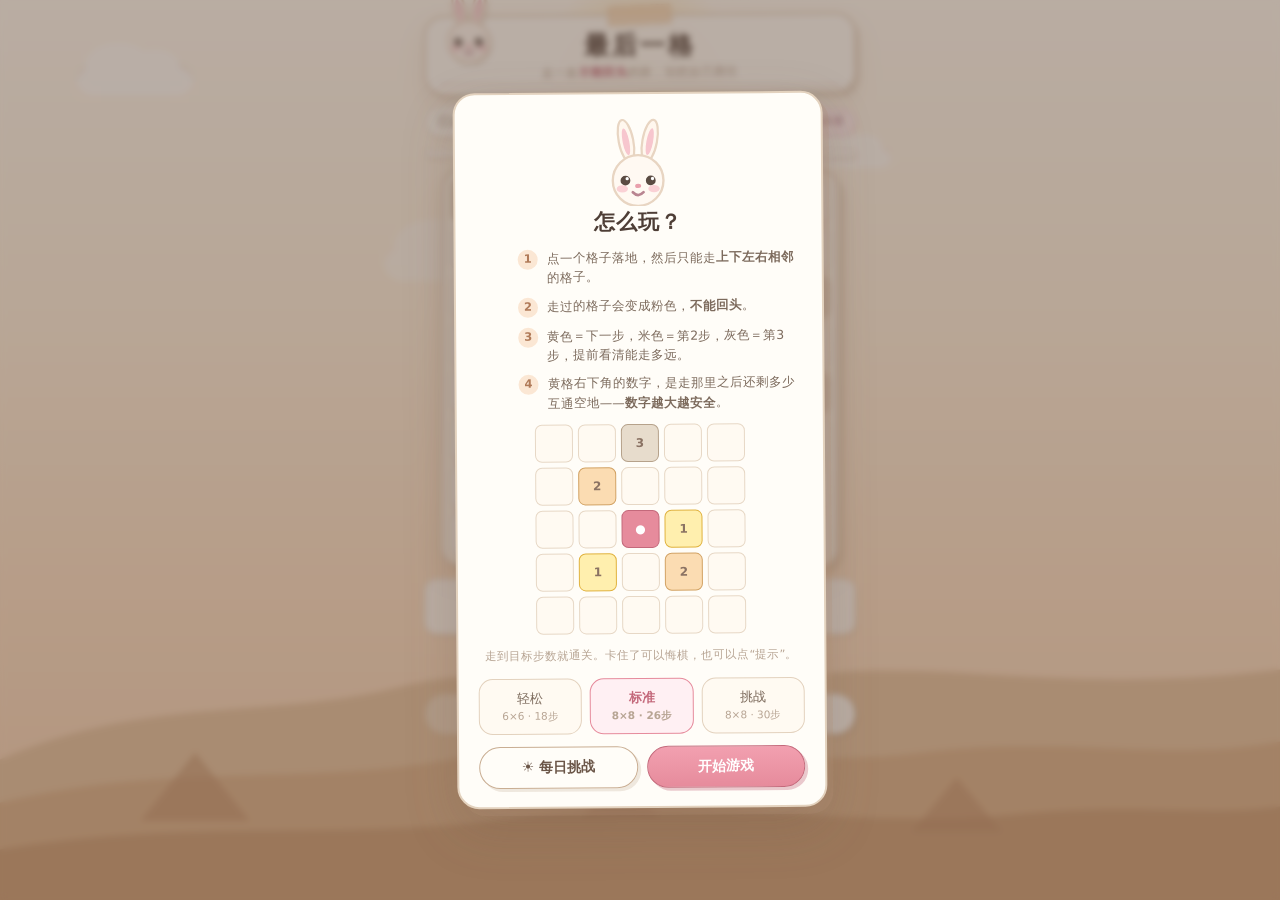
<file: 最后一格V3.html>
<!DOCTYPE html>
<html lang="zh-CN">
<head>
<meta charset="UTF-8">
<meta name="viewport" content="width=device-width,initial-scale=1,maximum-scale=1,user-scalable=no,viewport-fit=cover">
<meta name="theme-color" content="#FDF3E5">
<title>最后一格</title>
<style>
:root{
  --cream:#FFFBF3;
  --paper:#FFFDF8;
  --sand:#F3E3D0;
  --ink:#5A4B42;
  --ink2:#94806E;
  --ink3:#B7A493;
  --line:#E3D2BE;
  --pink:#E68B9C;
  --pink-d:#C4697B;
  --gold:#E8C46A;
  --sky1:#FFF7EC;
  --sky2:#FBE6CF;
  --sky3:#F5D6BC;
}
*{box-sizing:border-box;-webkit-tap-highlight-color:transparent}
html,body{margin:0;padding:0;height:100%;overscroll-behavior:none;background:var(--sky3)}
body{
  font-family:"PingFang SC","Microsoft YaHei","Noto Sans SC",system-ui,sans-serif;
  color:var(--ink);
  -webkit-font-smoothing:antialiased;
  overflow-x:hidden;
}

/* ========== 背景：暖色黄昏 + 云 + 远山 + 光点 ========== */
.bg{position:fixed;inset:0;z-index:0;overflow:hidden;pointer-events:none;
  background:linear-gradient(180deg,#FFFBF2 0%,#FEF1DE 34%,#FBE0C4 66%,#F4CFAF 100%)}
.bg .sun{position:absolute;left:50%;top:-3%;width:230px;height:230px;margin-left:-115px;border-radius:50%;
  background:radial-gradient(circle,rgba(255,232,175,.95) 0%,rgba(255,221,150,.42) 40%,rgba(255,221,150,0) 68%);
  animation:sunPulse 9s ease-in-out infinite}
@keyframes sunPulse{0%,100%{transform:scale(1);opacity:.9}50%{transform:scale(1.08);opacity:1}}
.bg .cloud{position:absolute;background:#FFFEFB;border-radius:999px;opacity:.9;
  box-shadow:0 5px 0 rgba(226,196,166,.28) inset;animation:sway 26s ease-in-out infinite}
.bg .cloud:before,.bg .cloud:after{content:"";position:absolute;background:#FFFEFB;border-radius:50%}
.bg .cloud:before{width:58%;height:152%;left:7%;top:-64%}
.bg .cloud:after{width:42%;height:120%;right:11%;top:-42%}
.bg .c1{width:116px;height:32px;left:6%;top:7%;animation-duration:26s}
.bg .c2{width:86px;height:24px;left:63%;top:16%;animation-duration:34s;animation-delay:-9s;opacity:.7}
.bg .c3{width:140px;height:38px;left:30%;top:27%;animation-duration:41s;animation-delay:-20s;opacity:.5}
@keyframes sway{0%,100%{transform:translateX(-14px)}50%{transform:translateX(14px)}}
.bg svg{position:absolute;left:0;bottom:0;width:100%;display:block}
.bg .motes{position:absolute;inset:0}
.mote{position:absolute;border-radius:50%;background:#FFF6E0;opacity:.75;
  box-shadow:0 0 6px rgba(255,236,196,.9);animation:rise linear infinite}
@keyframes rise{0%{transform:translateY(0) scale(.6);opacity:0}
  12%{opacity:.85}88%{opacity:.6}100%{transform:translateY(-108vh) scale(1);opacity:0}}

/* ========== 布局 ========== */
.game{position:relative;z-index:1;width:min(100vw,460px);margin:0 auto;min-height:100%;
  padding:calc(14px + env(safe-area-inset-top)) 14px calc(18px + env(safe-area-inset-bottom));
  display:flex;flex-direction:column;align-items:center;gap:11px}

/* ========== 顶部标题卡 ========== */
.card{position:relative;width:100%;padding:13px 18px 12px;background:rgba(255,253,248,.93);
  border:2px solid var(--line);border-radius:20px;text-align:center;
  box-shadow:4px 5px 0 rgba(176,144,116,.20),0 10px 26px rgba(150,118,92,.13);
  transform:rotate(-.5deg)}
.card:after{content:"";position:absolute;left:14px;right:14px;bottom:6px;height:2px;
  background:rgba(196,160,128,.30);transform:rotate(.5deg)}
.tape{position:absolute;width:64px;height:20px;background:rgba(246,214,178,.72);
  border:1px dashed rgba(190,152,116,.5);top:-11px;left:50%;margin-left:-32px;
  transform:rotate(-2.5deg);border-radius:3px}
.bunnyBox{position:absolute;left:12px;top:-30px;width:62px}
.bunnyBox svg{width:100%;height:auto;display:block;filter:drop-shadow(2px 3px 0 rgba(170,140,112,.22))}
.title{font-size:25px;font-weight:800;letter-spacing:3px;color:#4E3E36}
.hint{margin-top:3px;font-size:11.5px;color:var(--ink3);letter-spacing:.3px}
.hint b{color:var(--pink-d)}

/* ========== 进度区 ========== */
.hud{width:100%;display:flex;align-items:center;gap:9px}
.chip{display:flex;align-items:center;gap:6px;background:rgba(255,253,248,.9);
  border:1.5px solid var(--line);border-radius:999px;padding:6px 13px;
  box-shadow:2px 3px 0 rgba(176,144,116,.14);font-size:12px;color:var(--ink2);white-space:nowrap}
.chip b{font-size:16px;color:var(--ink);font-variant-numeric:tabular-nums}
.chip .goal{color:var(--ink3);font-size:12px}
.diffTag{margin-left:auto;font-size:11.5px;color:#B07A88;background:rgba(255,240,242,.9);
  border:1.5px solid #EBCBD2;border-radius:999px;padding:5px 11px;box-shadow:2px 3px 0 rgba(200,140,155,.12)}
.barWrap{width:100%;height:9px;border-radius:999px;background:rgba(255,253,248,.85);
  border:1.5px solid var(--line);overflow:hidden;box-shadow:2px 3px 0 rgba(176,144,116,.12)}
.barWrap i{display:block;height:100%;width:0;border-radius:999px;
  background:linear-gradient(90deg,#F6CE86,var(--pink));transition:width .34s cubic-bezier(.3,1.2,.5,1)}

/* ========== 棋盘 ========== */
.boardWrap{position:relative;width:min(92vw,398px,62vh)}
#trail{position:absolute;left:0;top:0;pointer-events:none;z-index:3;overflow:visible}
#board{position:relative;z-index:2;width:100%;aspect-ratio:1;display:grid;
  gap:5px;padding:8px;background:rgba(255,250,240,.80);
  border:2px solid var(--line);border-radius:20px;
  box-shadow:5px 6px 0 rgba(176,144,116,.20),0 12px 28px rgba(150,118,92,.12);
  transform:rotate(.25deg)}
.cell{position:relative;border:1.5px solid #E7D8C6;border-radius:9px;background:#FFFCF6;
  cursor:pointer;color:#8A7263;font-weight:700;padding:0;overflow:hidden;
  box-shadow:0 1px 0 rgba(198,166,136,.18),0 0 0 0 rgba(0,0,0,0);
  transition:transform .1s,background .16s,border-color .16s,box-shadow .16s}
@media(hover:hover){.cell:not(.wall):hover{transform:translateY(-2px)}}
.cell:active{transform:scale(.92)}
.cell.wall{background:#E6D4C0;border-color:#D3BEA6;cursor:default;
  background-image:repeating-linear-gradient(45deg,rgba(255,255,255,.26) 0 3px,transparent 3px 7px)}
.cell.reach1{background:#FFEFAE;border-color:#E0B23E;box-shadow:0 0 0 2px rgba(224,178,62,.26)}
.cell.reach2{background:#FBDCB2;border-color:#D2A263}
.cell.reach3{background:#E7DCCC;border-color:#B6A28B}
.cell.visited{background:#F5DFE4;border-color:#E5C6CD;color:#B98794;cursor:default}
.cell.current{background:var(--pink);border-color:var(--pink-d);z-index:4}
.cell.current .mini{position:absolute;inset:6%;width:88%;height:88%}
.cell.dead{box-shadow:inset 0 0 0 2px rgba(214,120,120,.75)}
.cell.flash{animation:flash .5s ease-out 2}
.cell.shake{animation:shake .2s}
@keyframes flash{0%,100%{box-shadow:0 0 0 0 rgba(232,196,106,0)}50%{box-shadow:0 0 0 5px rgba(232,196,106,.7)}}
@keyframes shake{0%,100%{transform:translateX(0)}25%{transform:translateX(-3px)}75%{transform:translateX(3px)}}
.idx{position:absolute;left:3px;top:2px;font-size:9.5px;line-height:1;color:#B57F8D;
  font-variant-numeric:tabular-nums;font-weight:700}
.tier{position:absolute;right:3px;top:2px;font-size:9.5px;line-height:1;font-weight:800;
  opacity:.5;font-variant-numeric:tabular-nums}
.reach1 .tier{color:#A97C18}
.reach2 .tier{color:#A97C46}
.reach3 .tier{color:#8A7A68}
.space{position:absolute;right:2px;bottom:1px;font-size:10px;line-height:1.15;
  color:#A87F35;font-weight:800;font-variant-numeric:tabular-nums;
  background:rgba(255,252,240,.86);border-radius:5px;padding:0 2.5px}
.space.bad{color:#C05F5F;background:rgba(255,238,238,.92)}
.cell.current .mini .bunH{animation:hop .3s ease-out}
@keyframes hop{0%{transform:translateY(0)}45%{transform:translateY(-16%)}100%{transform:translateY(0)}}
.cell.pop{animation:pop .3s}
@keyframes pop{0%{transform:scale(.4);opacity:0}70%{transform:scale(1.1)}100%{transform:scale(1)}}

/* ========== 图例 ========== */
.legend{width:100%;padding:8px 11px;background:rgba(255,253,248,.86);
  border:1.5px solid var(--line);border-radius:13px;font-size:11px;color:var(--ink2);
  text-align:center;line-height:1.75;box-shadow:2px 3px 0 rgba(176,144,116,.12)}
.legend .k{display:inline-block;width:11px;height:11px;border-radius:3px;
  vertical-align:-1.5px;margin:0 3px 0 7px;border:1px solid rgba(0,0,0,.08)}
.legend .k1{background:#FFEFAE;border-color:#E0B23E}
.legend .k2{background:#FBDCB2;border-color:#D2A263}
.legend .k3{background:#E7DCCC;border-color:#B6A28B}
.legend .kw{background:#E6D4C0;border-color:#D3BEA6}

/* ========== 消息 / 按钮 ========== */
.msg{width:100%;min-height:36px;display:flex;align-items:center;justify-content:center;
  text-align:center;font-size:13px;color:#7C6A5C;padding:0 4px;line-height:1.5}
.controls{width:100%;display:flex;gap:9px}
.btn{flex:1;border:1.5px solid #C9AE93;border-radius:999px;padding:11px 0;background:rgba(255,253,248,.95);
  color:#6B5648;font-size:14px;font-weight:600;cursor:pointer;font-family:inherit;
  box-shadow:3px 3px 0 rgba(176,144,116,.2);transition:transform .08s,box-shadow .08s}
.btn:active{transform:translate(2px,2px);box-shadow:1px 1px 0 rgba(176,144,116,.2)}
.btn[disabled]{opacity:.4;box-shadow:none;cursor:default}
.btn .n{font-size:11px;color:var(--ink3);margin-left:2px}
.btn.primary{background:linear-gradient(180deg,#F2A0B0,var(--pink));border-color:var(--pink-d);color:#fff;
  box-shadow:3px 3px 0 rgba(196,105,123,.35)}
.toggles{width:100%;display:flex;gap:7px;justify-content:center;flex-wrap:wrap}
.tg{border:1.5px solid var(--line);background:rgba(255,253,248,.8);border-radius:999px;
  padding:6px 12px;font-size:11.5px;color:var(--ink3);cursor:pointer;font-family:inherit}
.tg.on{color:#B07A88;border-color:#EBCBD2;background:rgba(255,240,242,.95)}
.footer{margin-top:2px;font-size:10px;color:#C0AC99;letter-spacing:1.6px}

/* 矮屏（小屏安卓、微信小游戏常见）压缩纵向间距，保证一屏放得下 */
@media (max-height: 840px){
  .game{gap:8px;padding-top:calc(10px + env(safe-area-inset-top));padding-bottom:calc(12px + env(safe-area-inset-bottom))}
  .card{padding:10px 18px 9px}
  .title{font-size:22px;letter-spacing:2px}
  .hint{font-size:11px}
  .bunnyBox{width:54px;top:-26px}
  .legend{font-size:10.5px;line-height:1.6;padding:6px 10px}
  .msg{min-height:30px;font-size:12.5px}
  .btn{padding:9px 0;font-size:13.5px}
  .tg{padding:5px 10px}
  .footer{font-size:9px}
}

/* ========== 遮罩 / 弹层 ========== */
.overlay{position:fixed;inset:0;z-index:30;background:rgba(88,66,54,.42);
  -webkit-backdrop-filter:blur(3px);backdrop-filter:blur(3px);
  display:flex;align-items:center;justify-content:center;padding:20px;
  animation:fadeIn .22s ease-out}
@keyframes fadeIn{from{opacity:0}to{opacity:1}}
.panel{width:min(92vw,370px);max-height:88vh;overflow-y:auto;background:var(--paper);
  border:2px solid var(--line);border-radius:22px;padding:20px 20px 18px;text-align:center;
  box-shadow:6px 7px 0 rgba(176,144,116,.24),0 20px 50px rgba(120,92,70,.25);
  transform:rotate(-.4deg);animation:panelIn .3s cubic-bezier(.2,1.3,.4,1)}
@keyframes panelIn{from{transform:rotate(-.4deg) scale(.9);opacity:0}to{transform:rotate(-.4deg) scale(1);opacity:1}}
.panel h2{margin:2px 0 10px;font-size:21px;color:#4E3E36;letter-spacing:1px}
.panel p{margin:7px 0;font-size:13px;color:#7C6A5C;line-height:1.7}
.panel p.sm{font-size:11.5px;color:var(--ink3)}
.panel .bunnyTop{width:76px;margin:0 auto 2px}
.panel .bunnyTop svg{width:100%;height:auto;display:block}
.demo{width:210px;margin:12px auto;display:grid;grid-template-columns:repeat(5,1fr);gap:5px}
.demo span{aspect-ratio:1;border-radius:7px;border:1.5px solid #E7D8C6;background:#FFFAF2;
  display:flex;align-items:center;justify-content:center;font-size:12px;color:#8A7263;font-weight:700}
.demo .a{background:var(--pink);border-color:var(--pink-d);color:#fff}
.demo .b{background:#FFEFAE;border-color:#E0B23E}
.demo .c{background:#FBDCB2;border-color:#D2A263}
.demo .d{background:#E7DCCC;border-color:#B6A28B}
.steps{text-align:left;margin:12px 2px 4px;display:flex;flex-direction:column;gap:9px}
.steps li{list-style:none;display:flex;gap:9px;align-items:flex-start;font-size:12.5px;color:#7C6A5C;line-height:1.55}
.steps .num{flex:0 0 20px;height:20px;border-radius:50%;background:#FBE7D4;color:#B07A58;
  font-size:11.5px;font-weight:800;display:flex;align-items:center;justify-content:center;margin-top:1px}
.resultRow{display:flex;gap:9px;margin:14px 0 6px}
.resultRow .box{flex:1;background:#FCF4E9;border:1.5px solid var(--line);border-radius:13px;padding:9px 4px}
.resultRow small{display:block;font-size:10.5px;color:var(--ink3)}
.resultRow b{font-size:20px;color:#5A4B42;font-variant-numeric:tabular-nums}
.newBest{display:inline-block;margin-top:6px;font-size:11px;color:#B07A58;background:#FBE7D4;
  border-radius:999px;padding:3px 11px}
.diffPick{display:flex;gap:8px;margin:12px 0 4px}
.diffPick button{flex:1;border:1.5px solid var(--line);background:#FFFAF2;border-radius:14px;
  padding:10px 2px;font-size:13px;color:#7C6A5C;cursor:pointer;font-family:inherit}
.diffPick button.sel{border-color:var(--pink);background:#FFF0F3;color:#C4697B;font-weight:700}
.diffPick button i{display:block;font-style:normal;font-size:10.5px;color:var(--ink3);margin-top:2px}
.hide{display:none!important}

/* 胜利彩带 */
.confetti{position:fixed;inset:0;z-index:40;pointer-events:none;overflow:hidden}
.confetti i{position:absolute;top:-14px;width:8px;height:13px;border-radius:2px;opacity:.95;
  animation:fall linear forwards}
@keyframes fall{to{transform:translateY(105vh) rotate(680deg);opacity:.1}}
@media (prefers-reduced-motion: reduce){*{animation-duration:.01ms!important;animation-iteration-count:1!important}}
</style>
</head>
<body>

<div class="bg" id="bg">
  <div class="sun"></div>
  <div class="cloud c1"></div>
  <div class="cloud c2"></div>
  <div class="cloud c3"></div>
  <div class="motes" id="motes"></div>
  <svg viewBox="0 0 400 170" preserveAspectRatio="none" style="height:34%">
    <path d="M0,92 C46,56 84,70 124,52 C168,32 200,62 242,48 C288,32 328,58 400,42 L400,170 L0,170 Z" fill="#E4C39F"/>
    <path d="M0,116 C54,92 100,108 146,90 C196,70 238,100 288,88 C334,78 366,94 400,82 L400,170 L0,170 Z" fill="#D9B189" opacity=".92"/>
    <path d="M0,142 C60,124 110,138 162,124 C216,110 262,132 320,122 C356,116 380,124 400,118 L400,170 L0,170 Z" fill="#CB9F76"/>
    <g fill="#C1916A" opacity=".55">
      <path d="M52,126 l9,-24 l9,24 z M44,126 l17,-38 l17,38 z"/>
      <path d="M292,132 l7,-19 l7,19 z M285,132 l14,-30 l14,30 z"/>
      <path d="M188,124 l6,-16 l6,16 z M182,124 l12,-26 l12,26 z"/>
    </g>
  </svg>
</div>

<div class="game">
  <div class="card">
    <div class="tape"></div>
    <div class="bunnyBox" id="bunnyTop"></div>
    <div class="title">最后一格</div>
    <div class="hint">走一条<b>不能回头</b>的路，别把自己困住</div>
  </div>

  <div class="hud">
    <div class="chip">已走 <b id="stepNow">0</b><span class="goal">/ <span id="goalNum">0</span></span></div>
    <div class="diffTag" id="diffTag">标准</div>
  </div>
  <div class="barWrap"><i id="bar"></i></div>

  <div class="boardWrap">
    <svg id="trail" aria-hidden="true"></svg>
    <div id="board"></div>
  </div>

  <div class="legend">
    <span class="k k1"></span>下一步<span class="k k2"></span>第2步<span class="k k3"></span>第3步<span class="k kw"></span>障碍<br>
    黄格右下角数字＝走那里之后还剩多少互通空地，<b>越大越安全</b>
  </div>

  <div class="msg" id="msg">点任意一格开始</div>

  <div class="controls">
    <button class="btn" id="btnUndo">悔棋<span class="n" id="undoN">3</span></button>
    <button class="btn" id="btnHint">提示<span class="n" id="hintN">3</span></button>
    <button class="btn" id="btnNew">换一局</button>
  </div>

  <div class="toggles">
    <button class="tg on" id="tgMusic">♪ 音乐</button>
    <button class="tg on" id="tgSfx">♬ 音效</button>
    <button class="tg on" id="tgSpace">◍ 活路数字</button>
    <button class="tg" id="tgGuide">? 玩法</button>
  </div>

  <div class="footer">✦ 微信小游戏 · 竖屏单文件版 ✦</div>
</div>

<div class="overlay hide" id="ovGuide">
  <div class="panel">
    <div class="bunnyTop" id="bunnyGuide"></div>
    <h2>怎么玩？</h2>
    <ul class="steps">
      <li><span class="num">1</span><span>点一个格子落地，然后只能走<b>上下左右相邻</b>的格子。</span></li>
      <li><span class="num">2</span><span>走过的格子会变成粉色，<b>不能回头</b>。</span></li>
      <li><span class="num">3</span><span>黄色＝下一步，米色＝第2步，灰色＝第3步，提前看清能走多远。</span></li>
      <li><span class="num">4</span><span>黄格右下角的数字，是走那里之后还剩多少互通空地——<b>数字越大越安全</b>。</span></li>
    </ul>
    <div class="demo">
      <span></span><span></span><span class="d">3</span><span></span><span></span>
      <span></span><span class="c">2</span><span></span><span></span><span></span>
      <span></span><span></span><span class="a">●</span><span class="b">1</span><span></span>
      <span></span><span class="b">1</span><span></span><span class="c">2</span><span></span>
      <span></span><span></span><span></span><span></span><span></span>
    </div>
    <p class="sm">走到目标步数就通关。卡住了可以悔棋，也可以点“提示”。</p>
    <div class="diffPick" id="guideDiff">
      <button data-d="easy">轻松<i>6×6 · 18步</i></button>
      <button data-d="normal" class="sel">标准<i>8×8 · 26步</i></button>
      <button data-d="hard">挑战<i>8×8 · 30步</i></button>
    </div>
    <div class="controls" style="margin-top:12px">
      <button class="btn" id="btnDaily">☀ 每日挑战</button>
      <button class="btn primary" id="btnStart">开始游戏</button>
    </div>
  </div>
</div>

<div class="overlay hide" id="ovResult">
  <div class="panel">
    <div class="bunnyTop" id="bunnyResult"></div>
    <h2 id="resTitle">通关啦！</h2>
    <p id="resDesc">你把每一步都走对了。</p>
    <div class="resultRow">
      <div class="box"><small>本局步数</small><b id="resStep">0</b></div>
      <div class="box"><small>目标</small><b id="resGoal">0</b></div>
      <div class="box"><small>最佳纪录</small><b id="resBest">0</b></div>
    </div>
    <div id="resBestWrap"></div>
    <div class="controls" style="margin-top:14px">
      <button class="btn" id="btnBack">换难度</button>
      <button class="btn primary" id="btnAgain">再来一局</button>
    </div>
  </div>
</div>

<div class="confetti hide" id="confetti"></div>

<script>
(function(){
'use strict';

/* ============================================================
   0. 小工具
   ============================================================ */
var $ = function(id){ return document.getElementById(id); };
var DIRS = [[1,0],[-1,0],[0,1],[0,-1]];

/* 可复现随机数（每日挑战用） */
function mulberry32(a){
  return function(){
    a |= 0; a = a + 0x6D2B79F5 | 0;
    var t = Math.imul(a ^ a >>> 15, 1 | a);
    t = t + Math.imul(t ^ t >>> 7, 61 | t) ^ t;
    return ((t ^ t >>> 14) >>> 0) / 4294967296;
  };
}
var rng = Math.random;

/* ============================================================
   1. 难度配置
   目标值依据模拟标定：乱点平均可达步数的上方一点，
   配合“活路数字”提示后为可完成的挑战区间。
   ============================================================ */
var DIFFS = {
  easy:   { size:6, wall:0.06, goal:18, name:'轻松', undo:3, hint:3 },
  normal: { size:8, wall:0.10, goal:26, name:'标准', undo:3, hint:3 },
  hard:   { size:8, wall:0.16, goal:30, name:'挑战', undo:2, hint:2 }
};

var STORE_KEY = 'lastCell.v3';

/* ============================================================
   2. 状态
   ============================================================ */
var G = {
  diff:'normal', size:8, wall:0.10, goal:26,
  blocked:new Set(), visited:new Set(), path:[], step:0,
  over:false, won:false, start:null,
  undoLeft:3, hintLeft:3, daily:false, dailyLabel:'',
  showSpace:true, started:false
};
var prefs = { music:true, sfx:true, space:true, seenGuide:false, best:{} };

function savePrefs(){
  try{ localStorage.setItem(STORE_KEY, JSON.stringify(prefs)); }catch(e){}
}
function loadPrefs(){
  try{
    var raw = localStorage.getItem(STORE_KEY);
    if(raw){
      var o = JSON.parse(raw);
      if(o && typeof o === 'object'){
        if(typeof o.music === 'boolean') prefs.music = o.music;
        if(typeof o.sfx   === 'boolean') prefs.sfx   = o.sfx;
        if(typeof o.space === 'boolean') prefs.space = o.space;
        if(typeof o.seenGuide === 'boolean') prefs.seenGuide = o.seenGuide;
        if(o.best && typeof o.best === 'object') prefs.best = o.best;
      }
    }
  }catch(e){}
}

function keyOf(r,c){ return r * 100 + c; }
function inside(r,c){ return r>=0 && r<G.size && c>=0 && c<G.size; }

/* ============================================================
   3. 地图生成
   随机撒障碍 → 校验起点四邻与连通空地，保证不会开出死图
   ============================================================ */
function flood(start, blocked, visited){
  var seen = new Set([keyOf(start.r,start.c)]);
  var stack = [start];
  while(stack.length){
    var p = stack.pop();
    for(var i=0;i<4;i++){
      var nr = p.r + DIRS[i][0], nc = p.c + DIRS[i][1];
      if(!inside(nr,nc)) continue;
      var k = keyOf(nr,nc);
      if(blocked.has(k) || visited.has(k) || seen.has(k)) continue;
      seen.add(k); stack.push({r:nr,c:nc});
    }
  }
  return seen;
}

function buildMap(){
  var S = G.size, ok = false, fallback = null;
  for(var attempt=0; attempt<240; attempt++){
    var blocked = new Set();
    for(var r=0;r<S;r++) for(var c=0;c<S;c++) if(rng() < G.wall) blocked.add(keyOf(r,c));
    var sr = Math.floor(rng()*S), sc = Math.floor(rng()*S);
    blocked.delete(keyOf(sr,sc));
    var start = {r:sr, c:sc};
    if(!fallback) fallback = {blocked:blocked, start:start};

    var free = 0;
    for(var d=0; d<4; d++){
      var nr = sr + DIRS[d][0], nc = sc + DIRS[d][1];
      if(inside(nr,nc) && !blocked.has(keyOf(nr,nc))) free++;
    }
    if(free < 2) continue;

    if(flood(start, blocked, new Set()).size >= G.goal){ G.blocked = blocked; G.start = start; ok = true; break; }
  }
  if(!ok){
    if(fallback){ G.blocked = fallback.blocked; G.start = fallback.start; }
    else { G.blocked = new Set(); G.start = {r:(S>>1), c:(S>>1)}; }
  }
}

/* ============================================================
   4. 规则计算
   ============================================================ */
function currentCell(){ return G.path.length ? G.path[G.path.length-1] : null; }

/* 未来三步预览（不含已走/障碍） */
function previewLayers(){
  var layers = [new Set(), new Set(), new Set()];
  var cur = currentCell();
  if(!cur) return layers;
  var seen = new Set([keyOf(cur.r,cur.c)]);
  var frontier = [cur];
  for(var d=0; d<3; d++){
    var next = [];
    for(var i=0;i<frontier.length;i++){
      var p = frontier[i];
      for(var j=0;j<4;j++){
        var nr = p.r + DIRS[j][0], nc = p.c + DIRS[j][1];
        if(!inside(nr,nc)) continue;
        var k = keyOf(nr,nc);
        if(G.blocked.has(k) || G.visited.has(k) || seen.has(k)) continue;
        seen.add(k); layers[d].add(k); next.push({r:nr,c:nc});
      }
    }
    frontier = next;
  }
  return layers;
}

/* 走到某格后还剩多少互通空地（含该格本身） */
function spaceAfter(cell){
  return flood(cell, G.blocked, G.visited).size;
}

function isLegal(cell){
  if(!inside(cell.r,cell.c)) return false;
  var k = keyOf(cell.r,cell.c);
  if(G.blocked.has(k) || G.visited.has(k)) return false;
  var cur = currentCell();
  if(!cur) return true;
  return Math.abs(cur.r-cell.r) + Math.abs(cur.c-cell.c) === 1;
}

/* ============================================================
   5. 音频：程序化生成的温馨八音盒
   —— 零素材、无版权、断网可用，适合小游戏包体
   ============================================================ */
var Audio1 = (function(){
  var ctx = null, master = null, musicBus = null, sfxBus = null;
  var delayNode = null, fbGain = null, wetGain = null;
  var timer = null, stepIdx = 0, nextTime = 0, running = false;
  var musicOn = true, sfxOn = true;

  var BPM = 62;
  var EIGHTH = 60 / BPM / 2;        /* 一个八分音符的秒数 */
  var BARS = 4, PER_BAR = 8, TOTAL = BARS * PER_BAR;

  /* C - G - Am - F ，温暖的大调走向 */
  var PROG = [
    { root:'C3', pad:['C4','E4','G4'], mel:['E5','G5','C6','G5'] },
    { root:'G2', pad:['G3','B3','D4'], mel:['D5','G5','B5','G5'] },
    { root:'A2', pad:['A3','C4','E4'], mel:['E5','A5','C6','A5'] },
    { root:'F2', pad:['F3','A3','C4'], mel:['F5','A5','C6','A5'] }
  ];
  var SEMI = {C:0,D:2,E:4,F:5,G:7,A:9,B:11};
  function hz(name){
    var m = /^([A-G])(#|b)?(-?\d+)$/.exec(name);
    if(!m) return 440;
    var s = SEMI[m[1]] + (m[2]==='#'?1:m[2]==='b'?-1:0);
    var midi = (parseInt(m[3],10)+1)*12 + s;
    return 440 * Math.pow(2,(midi-69)/12);
  }

  function ensure(){
    if(ctx) { if(ctx.state === 'suspended') ctx.resume(); return; }
    var AC = window.AudioContext || window.webkitAudioContext;
    if(!AC) return;
    ctx = new AC();
    master = ctx.createGain(); master.gain.value = 0.9; master.connect(ctx.destination);

    musicBus = ctx.createGain(); musicBus.gain.value = 0.5;
    sfxBus = ctx.createGain();   sfxBus.gain.value = 0.55;
    musicBus.connect(master); sfxBus.connect(master);

    /* 轻混响（用延迟+反馈近似） */
    delayNode = ctx.createDelay(1.5); delayNode.delayTime.value = 0.33;
    fbGain = ctx.createGain(); fbGain.gain.value = 0.24;
    wetGain = ctx.createGain(); wetGain.gain.value = 0.26;
    delayNode.connect(fbGain); fbGain.connect(delayNode);
    delayNode.connect(wetGain); wetGain.connect(master);
  }

  /* 八音盒音色：正弦基音 + 高八度泛音，快起慢落 */
  function bell(f, t, vol, dest){
    var o = ctx.createOscillator(), g = ctx.createGain();
    o.type = 'sine'; o.frequency.value = f;
    g.gain.setValueAtTime(0.0001, t);
    g.gain.exponentialRampToValueAtTime(vol, t + 0.012);
    g.gain.exponentialRampToValueAtTime(0.0001, t + 1.6);
    o.connect(g); g.connect(dest); g.connect(delayNode);
    o.start(t); o.stop(t + 1.7);

    var o2 = ctx.createOscillator(), g2 = ctx.createGain();
    o2.type = 'sine'; o2.frequency.value = f * 2;
    g2.gain.setValueAtTime(0.0001, t);
    g2.gain.exponentialRampToValueAtTime(vol * 0.26, t + 0.008);
    g2.gain.exponentialRampToValueAtTime(0.0001, t + 0.8);
    o2.connect(g2); g2.connect(dest);
    o2.start(t); o2.stop(t + 0.9);
  }
  function padNote(f, t, dur, vol){
    var o = ctx.createOscillator(), g = ctx.createGain();
    o.type = 'triangle'; o.frequency.value = f;
    g.gain.setValueAtTime(0.0001, t);
    g.gain.linearRampToValueAtTime(vol, t + 0.9);
    g.gain.linearRampToValueAtTime(0.0001, t + dur);
    o.connect(g); g.connect(musicBus);
    o.start(t); o.stop(t + dur + 0.06);
  }
  function bass(f, t, dur, vol){
    var o = ctx.createOscillator(), g = ctx.createGain();
    o.type = 'sine'; o.frequency.value = f;
    g.gain.setValueAtTime(0.0001, t);
    g.gain.linearRampToValueAtTime(vol, t + 0.05);
    g.gain.exponentialRampToValueAtTime(0.0001, t + dur);
    o.connect(g); g.connect(musicBus);
    o.start(t); o.stop(t + dur + 0.05);
  }

  function playStep(i, t){
    var bar = Math.floor(i / PER_BAR) % BARS;
    var pos = i % PER_BAR;
    var P = PROG[bar];

    if(pos === 0){
      for(var k=0;k<P.pad.length;k++) padNote(hz(P.pad[k]), t, EIGHTH*PER_BAR*0.95, 0.020);
      bass(hz(P.root), t, 1.8, 0.050);
    }
    if(pos === 4) bass(hz(P.root), t, 1.4, 0.034);

    /* 旋律：每两个八分音符落一个音，偶尔留白让它呼吸 */
    if(pos % 2 === 0){
      if(Math.random() < 0.88) bell(hz(P.mel[(pos/2) % 4]), t, 0.115, musicBus);
    } else if(pos === 3 || pos === 7){
      if(Math.random() < 0.22) bell(hz(P.mel[0]) * 2, t, 0.045, musicBus);
    }
  }

  function tick(){
    if(!ctx || !running) return;
    while(nextTime < ctx.currentTime + 0.3){
      playStep(stepIdx, nextTime);
      stepIdx = (stepIdx + 1) % TOTAL;
      nextTime += EIGHTH;
    }
  }

  function startMusic(){
    ensure(); if(!ctx || !musicOn || running) return;
    running = true;
    nextTime = ctx.currentTime + 0.08;
    tick();
    timer = setInterval(tick, 60);
  }
  function stopMusic(){
    running = false;
    if(timer){ clearInterval(timer); timer = null; }
  }

  /* ---- 音效 ---- */
  var SCALE = [0,2,4,7,9];   /* 五声音阶，走子音高随步数上行，越走越亮 */
  function blip(freq, t, vol, dur, type){
    var o = ctx.createOscillator(), g = ctx.createGain();
    o.type = type || 'sine'; o.frequency.value = freq;
    g.gain.setValueAtTime(0.0001, t);
    g.gain.exponentialRampToValueAtTime(vol, t + 0.012);
    g.gain.exponentialRampToValueAtTime(0.0001, t + dur);
    o.connect(g); g.connect(sfxBus);
    o.start(t); o.stop(t + dur + 0.03);
  }
  function sfx(name, step){
    if(!sfxOn) return; ensure(); if(!ctx) return;
    var t = ctx.currentTime + 0.005;
    if(name === 'move'){
      var deg = SCALE[(step-1) % SCALE.length];
      var oct = 5 + Math.floor(((step-1) % (SCALE.length*3)) / SCALE.length);
      var midi = (oct+1)*12 + deg;
      var f = 440 * Math.pow(2,(midi-69)/12);
      blip(f, t, 0.10, 0.55);
    } else if(name === 'bad'){
      blip(196, t, 0.085, 0.18, 'triangle');
      blip(147, t + 0.09, 0.07, 0.24, 'triangle');
    } else if(name === 'win'){
      [0,4,7,12,16].forEach(function(s,i){
        var midi = (6+1)*12 + s;
        blip(440 * Math.pow(2,(midi-69)/12), t + i*0.1, 0.10, 0.9);
      });
    } else if(name === 'lose'){
      [0,-3,-7].forEach(function(s,i){
        var midi = (5+1)*12 + s;
        blip(440 * Math.pow(2,(midi-69)/12), t + i*0.13, 0.075, 0.7, 'triangle');
      });
    } else if(name === 'ui'){
      blip(660, t, 0.05, 0.14);
    } else if(name === 'undo'){
      blip(520, t, 0.06, 0.2, 'triangle');
      blip(390, t + 0.07, 0.05, 0.22, 'triangle');
    }
  }

  return {
    unlock: function(){ ensure(); if(prefs.music) startMusic(); },
    setMusic: function(on){ musicOn = on; if(on) startMusic(); else stopMusic(); },
    setSfx: function(on){ sfxOn = on; },
    sfx: sfx,
    pause: function(){ stopMusic(); },
    resume: function(){ if(prefs.music) startMusic(); }
  };
})();

/* ============================================================
   6. 兔子角色（纯 SVG 绘制，随状态换表情）
   ============================================================ */
function bunnySVG(mood, uid){
  var earL = '<ellipse cx="-7.5" cy="-25" rx="4.6" ry="13.5" transform="rotate(-11 -7.5 -25)" fill="#FFF7EE" stroke="#E8D5C2" stroke-width="1.4"/>' +
             '<ellipse cx="-7.5" cy="-24.5" rx="2.1" ry="8.6" transform="rotate(-11 -7.5 -24.5)" fill="#F7C6CE"/>';
  var earR = '<ellipse cx="7.5" cy="-25" rx="4.6" ry="13.5" transform="rotate(11 7.5 -25)" fill="#FFF7EE" stroke="#E8D5C2" stroke-width="1.4"/>' +
             '<ellipse cx="7.5" cy="-24.5" rx="2.1" ry="8.6" transform="rotate(11 7.5 -24.5)" fill="#F7C6CE"/>';
  var eyes, mouth;
  if(mood === 'happy'){
    eyes = '<path d="M-11.5 0 q3.4 -5 6.8 0" fill="none" stroke="#5A4B42" stroke-width="2.1" stroke-linecap="round"/>' +
           '<path d="M4.7 0 q3.4 -5 6.8 0" fill="none" stroke="#5A4B42" stroke-width="2.1" stroke-linecap="round"/>';
    mouth = '<path d="M-3.6 7.2 q3.6 4.4 7.2 0" fill="none" stroke="#B98591" stroke-width="1.7" stroke-linecap="round"/>';
  } else if(mood === 'worry'){
    eyes = '<circle cx="-8" cy="0" r="3.4" fill="none" stroke="#5A4B42" stroke-width="1.9"/>' +
           '<circle cx="8" cy="0" r="3.4" fill="none" stroke="#5A4B42" stroke-width="1.9"/>' +
           '<circle cx="-8" cy="0" r="1.3" fill="#5A4B42"/><circle cx="8" cy="0" r="1.3" fill="#5A4B42"/>';
    mouth = '<path d="M-3.4 8 q3.4 -3 6.8 0" fill="none" stroke="#B98591" stroke-width="1.7" stroke-linecap="round"/>';
  } else if(mood === 'sad'){
    eyes = '<path d="M-11.5 1.5 q3.4 5 6.8 0" fill="none" stroke="#5A4B42" stroke-width="2.1" stroke-linecap="round"/>' +
           '<path d="M4.7 1.5 q3.4 5 6.8 0" fill="none" stroke="#5A4B42" stroke-width="2.1" stroke-linecap="round"/>' +
           '<path d="M3 4 q1 5 2.4 6.4" fill="none" stroke="#9ED0E4" stroke-width="1.6" stroke-linecap="round"/>';
    mouth = '<path d="M-3.4 8 q3.4 -3 6.8 0" fill="none" stroke="#B98591" stroke-width="1.7" stroke-linecap="round"/>';
  } else {
    eyes = '<circle cx="-8" cy="0" r="3.1" fill="#5A4B42"/><circle cx="8" cy="0" r="3.1" fill="#5A4B42"/>' +
           '<circle cx="-6.9" cy="-1.2" r="1.05" fill="#fff"/><circle cx="9.1" cy="-1.2" r="1.05" fill="#fff"/>';
    mouth = '<path d="M-3.4 7.4 q3.4 3.6 6.8 0" fill="none" stroke="#B98591" stroke-width="1.7" stroke-linecap="round"/>';
  }
  return '<svg viewBox="-24 -42 48 58" xmlns="http://www.w3.org/2000/svg" class="bunH">' +
    '<g id="bun-' + uid + '">' +
      earL + earR +
      '<circle cx="0" cy="0" r="16" fill="#FFF9F2" stroke="#E8D5C2" stroke-width="1.5"/>' +
      '<ellipse cx="-10" cy="5.2" rx="3.6" ry="2.3" fill="#F9C8D0" opacity=".82"/>' +
      '<ellipse cx="10" cy="5.2" rx="3.6" ry="2.3" fill="#F9C8D0" opacity=".82"/>' +
      eyes +
      '<ellipse cx="0" cy="3.4" rx="1.9" ry="1.4" fill="#E9A0AC"/>' +
      mouth +
    '</g></svg>';
}
var MOODS = { idle:'idle', happy:'happy', worry:'worry', sad:'sad' };

/* ============================================================
   7. 渲染
   ============================================================ */
var boardEl = $('board'), trailEl = $('trail'), msgEl = $('msg');
var moodTop = 'idle';

function setMood(m){
  moodTop = m;
  $('bunnyTop').innerHTML = bunnySVG(m, 'top');
}

function render(popAt){
  var S = G.size;
  boardEl.style.gridTemplateColumns = 'repeat(' + S + ',1fr)';
  boardEl.innerHTML = '';

  var layers = previewLayers();
  var cur = currentCell();
  var frag = document.createDocumentFragment();

  for(var r=0;r<S;r++){
    for(var c=0;c<S;c++){
      var k = keyOf(r,c);
      var b = document.createElement('button');
      b.type = 'button';
      b.className = 'cell';
      b.dataset.r = r; b.dataset.c = c;

      var isWall = G.blocked.has(k);
      var isVis  = G.visited.has(k);
      var isCur  = cur && cur.r===r && cur.c===c;

      if(isWall) b.classList.add('wall');
      if(isVis && !isCur) b.classList.add('visited');

      var idx = -1;
      if(isVis){
        for(var i=0;i<G.path.length;i++){ if(G.path[i].r===r && G.path[i].c===c){ idx = i+1; break; } }
      }
      if(isCur) b.classList.add('current');

      if(!isCur && layers[0].has(k)) b.classList.add('reach1');
      else if(!isCur && layers[1].has(k)) b.classList.add('reach2');
      else if(!isCur && layers[2].has(k)) b.classList.add('reach3');

      /* 第几步的小角标：不只靠颜色区分，色弱也能看懂 */
      if(!isCur){
        var tier = layers[0].has(k) ? 1 : layers[1].has(k) ? 2 : layers[2].has(k) ? 3 : 0;
        if(tier){
          var tt = document.createElement('span');
          tt.className = 'tier'; tt.textContent = tier;
          b.appendChild(tt);
        }
      }

      if(idx > 0 && !isCur){
        var t = document.createElement('span');
        t.className = 'idx'; t.textContent = idx; b.appendChild(t);
      }

      /* 活路数字：只在“下一步”格上显示，帮玩家判断安不安全 */
      if(prefs.space && !G.over && !isCur && layers[0].has(k)){
        var sp = spaceAfter({r:r,c:c});
        var need = G.goal - G.step;
        var s = document.createElement('span');
        s.className = 'space' + (sp < need ? ' bad' : '');
        s.textContent = sp;
        b.appendChild(s);
      }

      if(popAt && popAt.r===r && popAt.c===c) b.classList.add('pop');

      if(!isWall && !G.over) b.addEventListener('click', onClickCell);
      frag.appendChild(b);
    }
  }
  boardEl.appendChild(frag);

  /* 把兔子放进当前格 */
  if(cur && !G.over){
    var cell = boardEl.querySelector('[data-r="'+cur.r+'"][data-c="'+cur.c+'"]');
    if(cell){
      var wrap = document.createElement('div');
      wrap.className = 'mini';
      wrap.innerHTML = bunnySVG(G.won ? 'happy' : 'idle', 'mini');
      cell.appendChild(wrap);
    }
  }

  $('stepNow').textContent = G.step;
  $('goalNum').textContent = G.goal;
  $('bar').style.width = Math.min(100, G.step / G.goal * 100) + '%';
  $('undoN').textContent = G.undoLeft;
  $('hintN').textContent = G.hintLeft;
  $('btnUndo').disabled = G.undoLeft <= 0 || G.path.length === 0 || G.over;
  $('btnHint').disabled = G.hintLeft <= 0 || G.over;

  drawTrail();
}

/* 路径连线：用布局坐标（offsetLeft/Top），不受棋盘微旋转影响 */
function drawTrail(){
  var w = boardEl.offsetWidth, h = boardEl.offsetHeight;
  if(!w){ trailEl.innerHTML = ''; return; }
  trailEl.setAttribute('width', w);
  trailEl.setAttribute('height', h);
  trailEl.setAttribute('viewBox', '0 0 ' + w + ' ' + h);
  trailEl.style.width = w + 'px';
  trailEl.style.height = h + 'px';

  var pts = [];
  for(var i=0;i<G.path.length;i++){
    var p = G.path[i];
    var el = boardEl.querySelector('[data-r="'+p.r+'"][data-c="'+p.c+'"]');
    if(!el) continue;
    pts.push([el.offsetLeft + el.offsetWidth/2, el.offsetTop + el.offsetHeight/2]);
  }
  if(pts.length < 2){ trailEl.innerHTML = ''; return; }

  var d = 'M' + pts[0][0].toFixed(1) + ' ' + pts[0][1].toFixed(1);
  for(var j=1;j<pts.length;j++) d += ' L' + pts[j][0].toFixed(1) + ' ' + pts[j][1].toFixed(1);

  trailEl.innerHTML =
    '<path d="' + d + '" fill="none" stroke="rgba(214,139,156,.60)" stroke-width="6" ' +
    'stroke-linecap="round" stroke-linejoin="round"/>' +
    '<path d="' + d + '" fill="none" stroke="rgba(255,255,255,.88)" stroke-width="2" ' +
    'stroke-linecap="round" stroke-linejoin="round" stroke-dasharray="3 7"/>';
}

/* ============================================================
   8. 交互
   ============================================================ */
function say(t){ msgEl.textContent = t; }

function onClickCell(e){
  if(G.over) return;
  var r = +e.currentTarget.dataset.r, c = +e.currentTarget.dataset.c;
  var k = keyOf(r,c);
  if(G.blocked.has(k) || G.visited.has(k)) return;

  Audio1.unlock();

  /* 第一步：任意落子 */
  if(!G.path.length){
    G.path.push({r:r,c:c});
    G.visited.add(k);
    G.step = 1;
    G.started = true;
    Audio1.sfx('move', 1);
    setMood('idle');
    say('落子成功！点黄色格子继续');
    render({r:r,c:c});
    return;
  }

  if(!isLegal({r:r,c:c})){
    Audio1.sfx('bad');
    var el = e.currentTarget;
    el.classList.add('shake');
    setTimeout(function(){ el.classList.remove('shake'); }, 210);
    say('只能走相邻的格子哦');
    return;
  }

  /* 走子 */
  G.path.push({r:r,c:c});
  G.visited.add(k);
  G.step++;
  Audio1.sfx('move', G.step);

  /* 通关 */
  if(G.step >= G.goal){
    G.over = true; G.won = true;
    setMood('happy');
    say('通关！你走到了最后一格 ✦');
    Audio1.sfx('win');
    render({r:r,c:c});
    setTimeout(function(){ showResult(true); }, 420);
    return;
  }

  var layers = previewLayers();
  if(layers[0].size === 0){
    G.over = true; G.won = false;
    setMood('sad');
    say('呜……前面没有路了');
    Audio1.sfx('lose');
    render();
    setTimeout(function(){ showResult(false); }, 420);
    return;
  }

  setMood(G.step >= G.goal * 0.75 ? 'worry' : 'idle');
  var best = 0;
  layers[0].forEach(function(kk){ var v = spaceAfter({r:Math.floor(kk/100), c:kk%100}); if(v>best) best=v; });
  say('还剩 ' + (G.goal - G.step) + ' 步，安全空间最大 ' + best);
  render({r:r,c:c});
}

function doUndo(){
  if(G.undoLeft <= 0 || !G.path.length || G.over) return;
  Audio1.unlock(); Audio1.sfx('undo');
  var last = G.path.pop();
  G.visited.delete(keyOf(last.r,last.c));
  G.step--;
  G.undoLeft--;
  if(G.path.length === 0){ G.step = 0; say('回到起点啦，重新落子吧'); }
  else { say('已退回上一步，还剩 ' + G.undoLeft + ' 次'); }
  setMood('idle');
  render();
}

function doHint(){
  if(G.hintLeft <= 0 || G.over) return;
  if(!G.path.length){ say('先随便落一个子吧'); return; }
  var layers = previewLayers();
  if(layers[0].size === 0){ say('真的没有路了……悔棋试试'); return; }
  Audio1.unlock(); Audio1.sfx('ui');
  var best = null, bestV = -1;
  layers[0].forEach(function(k){
    var r = Math.floor(k/100), c = k % 100;
    var v = spaceAfter({r:r,c:c});
    if(v > bestV){ bestV = v; best = {r:r,c:c}; }
  });
  G.hintLeft--;
  $('hintN').textContent = G.hintLeft;
  if(!best) return;
  var el = boardEl.querySelector('[data-r="'+best.r+'"][data-c="'+best.c+'"]');
  if(el){
    el.classList.add('flash');
    setTimeout(function(){ el.classList.remove('flash'); }, 1050);
  }
  say('推荐走闪光的那一格（安全空间 ' + bestV + '）');
}

/* ============================================================
   9. 开局 / 结算
   ============================================================ */
function newGame(diff, daily){
  if(diff) G.diff = diff;
  var D = DIFFS[G.diff];
  G.size = D.size; G.wall = D.wall; G.goal = D.goal;
  G.undoLeft = D.undo; G.hintLeft = D.hint;
  G.daily = !!daily;

  if(daily){
    var today = new Date();
    var seed = today.getFullYear()*10000 + (today.getMonth()+1)*100 + today.getDate();
    rng = mulberry32(seed);
    G.dailyLabel = (today.getMonth()+1) + '月' + today.getDate() + '日';
  } else {
    rng = Math.random;
    G.dailyLabel = '';
  }

  buildMap();

  G.visited = new Set(); G.path = []; G.step = 0;
  G.over = false; G.won = false; G.started = false;

  $('diffTag').textContent = G.daily ? ('每日 ' + G.dailyLabel + ' · ' + D.name) : D.name;
  setMood('idle');
  say(G.daily ? '今日同一张地图，试试走到 ' + G.goal + ' 步'
              : '点任意一格开始（目标 ' + G.goal + ' 步）');
  render();
  trailEl.innerHTML = '';
}

function bestKey(){ return G.diff + (G.daily ? ':daily' : ''); }

function showResult(won){
  var key = bestKey();
  var prev = prefs.best[key] || 0;
  var isNew = won && G.step > prev;
  if(won && isNew){ prefs.best[key] = G.step; savePrefs(); }

  var best = prefs.best[key] || 0;

  $('resTitle').textContent = won ? '通关啦！' : '走进死胡同了';
  $('resDesc').textContent = won
    ? '你把最后一步也算进去了，厉害。'
    : '没有可走的格子了——下次留意黄格上的安全数字。';
  $('resStep').textContent = G.step;
  $('resGoal').textContent = G.goal;
  $('resBest').textContent = best;
  $('resBestWrap').innerHTML = isNew
    ? '<span class="newBest">✦ 新纪录 ' + G.step + ' 步</span>'
    : (best > 0 ? '<span class="newBest" style="background:#F3EDE4;color:#94806E">当前纪录 ' + best + ' 步</span>' : '');

  $('bunnyResult').innerHTML = bunnySVG(won ? 'happy' : 'sad', 'res');
  $('ovResult').classList.remove('hide');

  if(won) confetti();
}

function confetti(){
  var box = $('confetti');
  var colors = ['#E68B9C','#F6CE86','#9FD8C0','#A8C8F0','#F3B7C4','#FFE6AE'];
  var html = '';
  for(var i=0;i<34;i++){
    var left = Math.random()*100;
    var dur = 1.5 + Math.random()*1.4;
    var delay = Math.random()*0.5;
    var col = colors[Math.floor(Math.random()*colors.length)];
    html += '<i style="left:' + left.toFixed(2) + '%;background:' + col +
            ';animation-duration:' + dur.toFixed(2) + 's;animation-delay:' + delay.toFixed(2) + 's"></i>';
  }
  box.innerHTML = html;
  box.classList.remove('hide');
  setTimeout(function(){ box.classList.add('hide'); box.innerHTML = ''; }, 3200);
}

/* ============================================================
   10. 事件绑定
   ============================================================ */
$('btnUndo').addEventListener('click', doUndo);
$('btnHint').addEventListener('click', doHint);
$('btnNew').addEventListener('click', function(){ Audio1.unlock(); Audio1.sfx('ui'); newGame(null, false); });

$('btnAgain').addEventListener('click', function(){
  $('ovResult').classList.add('hide');
  Audio1.sfx('ui');
  newGame(null, G.daily);
});
$('btnBack').addEventListener('click', function(){
  $('ovResult').classList.add('hide');
  Audio1.sfx('ui');
  $('ovGuide').classList.remove('hide');
});

$('btnStart').addEventListener('click', function(){
  var sel = document.querySelector('#guideDiff button.sel');
  var d = sel ? sel.dataset.d : 'normal';
  $('ovGuide').classList.add('hide');
  prefs.seenGuide = true; savePrefs();
  Audio1.unlock();
  newGame(d, false);
});
$('btnDaily').addEventListener('click', function(){
  var sel = document.querySelector('#guideDiff button.sel');
  var d = sel ? sel.dataset.d : 'normal';
  $('ovGuide').classList.add('hide');
  prefs.seenGuide = true; savePrefs();
  Audio1.unlock();
  newGame(d, true);
});
Array.prototype.forEach.call(document.querySelectorAll('#guideDiff button'), function(b){
  b.addEventListener('click', function(){
    Array.prototype.forEach.call(document.querySelectorAll('#guideDiff button'), function(x){ x.classList.remove('sel'); });
    b.classList.add('sel');
    Audio1.sfx('ui');
  });
});

$('tgGuide').addEventListener('click', function(){ Audio1.sfx('ui'); $('ovGuide').classList.remove('hide'); });
$('ovGuide').addEventListener('click', function(e){ if(e.target === $('ovGuide')) $('ovGuide').classList.add('hide'); });

$('tgMusic').addEventListener('click', function(){
  prefs.music = !prefs.music; savePrefs();
  this.classList.toggle('on', prefs.music);
  Audio1.unlock(); Audio1.setMusic(prefs.music);
  Audio1.sfx('ui');
});
$('tgSfx').addEventListener('click', function(){
  prefs.sfx = !prefs.sfx; savePrefs();
  this.classList.toggle('on', prefs.sfx);
  Audio1.setSfx(prefs.sfx);
  Audio1.sfx('ui');
});
$('tgSpace').addEventListener('click', function(){
  prefs.space = !prefs.space;
  G.showSpace = prefs.space;
  savePrefs();
  this.classList.toggle('on', prefs.space);
  Audio1.unlock(); Audio1.sfx('ui');
  render();
});

/* 键盘：方向键走子，U 悔棋，H 提示，R 换局 */
document.addEventListener('keydown', function(e){
  if(!G.path.length) return;
  var cur = currentCell();
  var map = { ArrowUp:[-1,0], ArrowDown:[1,0], ArrowLeft:[0,-1], ArrowRight:[0,1],
              w:[-1,0], s:[1,0], a:[0,-1], d:[0,1] };
  var m = map[e.key];
  if(m){
    var nr = cur.r + m[0], nc = cur.c + m[1];
    var el = boardEl.querySelector('[data-r="'+nr+'"][data-c="'+nc+'"]');
    if(el){ e.preventDefault(); onClickCell({currentTarget:el}); }
    return;
  }
  if(e.key === 'u' || e.key === 'U') doUndo();
  if(e.key === 'h' || e.key === 'H') doHint();
  if(e.key === 'r' || e.key === 'R') newGame(null, false);
});

var rt;
window.addEventListener('resize', function(){
  clearTimeout(rt);
  rt = setTimeout(function(){ drawTrail(); }, 120);
});
window.addEventListener('orientationchange', function(){ setTimeout(drawTrail, 260); });

document.addEventListener('visibilitychange', function(){
  if(document.hidden) Audio1.pause(); else Audio1.resume();
});

/* 首次触摸解锁音频（微信 / iOS 必须由用户手势触发） */
function unlockOnce(){
  Audio1.unlock();
  document.removeEventListener('pointerdown', unlockOnce);
  document.removeEventListener('touchstart', unlockOnce);
}
document.addEventListener('pointerdown', unlockOnce);
document.addEventListener('touchstart', unlockOnce);

/* ============================================================
   11. 背景粒子
   ============================================================ */
(function initMotes(){
  var box = $('motes'), html = '';
  for(var i=0;i<16;i++){
    var size = 2 + Math.random()*4;
    html += '<span class="mote" style="width:' + size.toFixed(1) + 'px;height:' + size.toFixed(1) +
            'px;left:' + (Math.random()*100).toFixed(2) + '%;bottom:-8vh;' +
            'animation-duration:' + (16 + Math.random()*16).toFixed(1) + 's;' +
            'animation-delay:-' + (Math.random()*20).toFixed(1) + 's"></span>';
  }
  box.innerHTML = html;
})();

/* ============================================================
   12. 启动
   ============================================================ */
loadPrefs();
G.showSpace = prefs.space;
$('tgMusic').classList.toggle('on', prefs.music);
$('tgSfx').classList.toggle('on', prefs.sfx);
$('tgSpace').classList.toggle('on', prefs.space);
Audio1.setSfx(prefs.sfx);

newGame('normal', false);

$('bunnyGuide').innerHTML = bunnySVG('idle', 'guide');

if(!prefs.seenGuide) $('ovGuide').classList.remove('hide');
else $('ovGuide').classList.add('hide');

})();
</script>
</body>
</html>
</file>
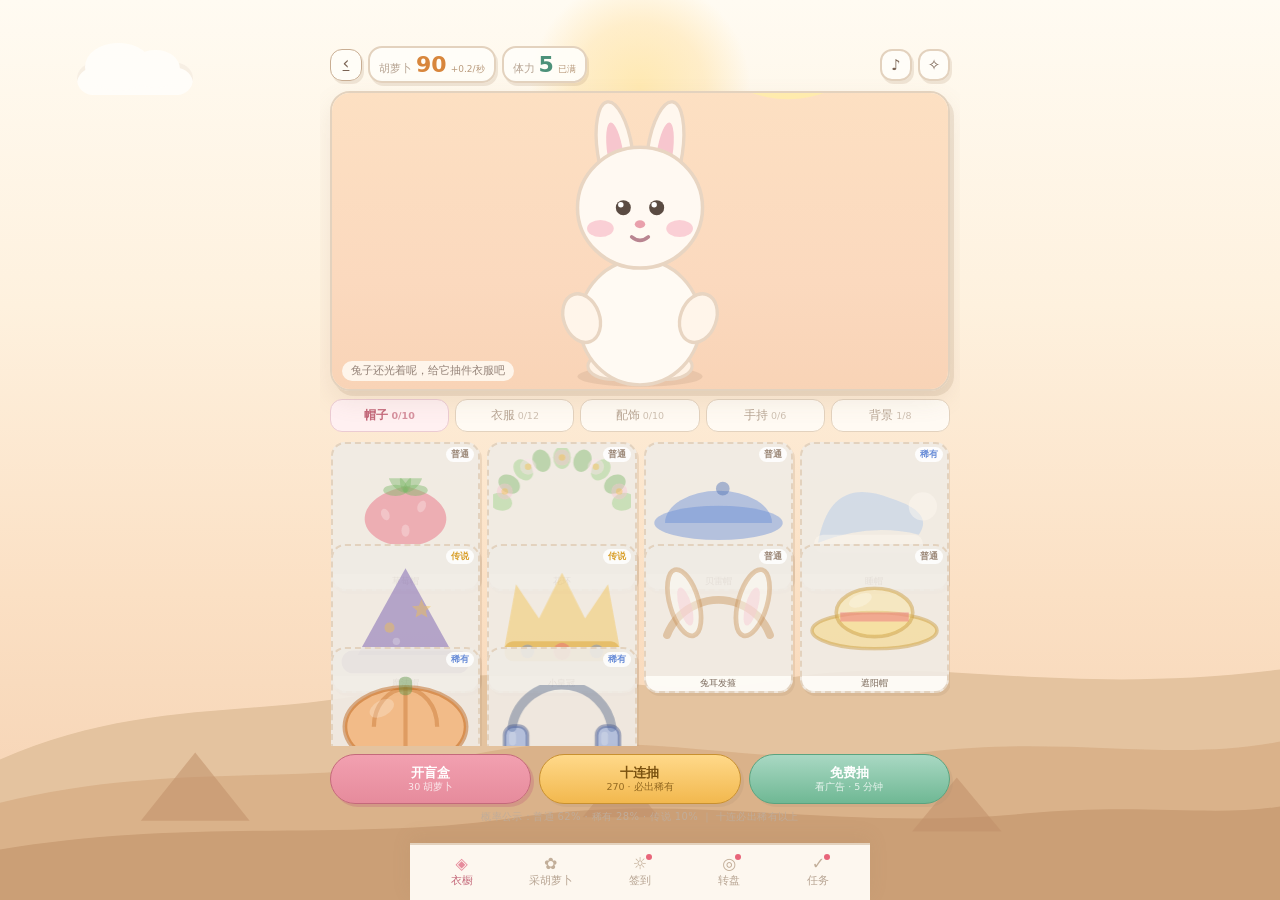
<file: games/bunnycloset.html>
<!DOCTYPE html>
<html lang="zh-CN">
<head>
<meta charset="UTF-8">
<meta name="viewport" content="width=device-width,initial-scale=1,maximum-scale=1,user-scalable=no,viewport-fit=cover">
<meta name="format-detection" content="telephone=no,email=no,address=no">
<meta name="theme-color" content="#FDF3E5">
<title>兔子的衣橱 · 兔子小游戏</title>
<link rel="stylesheet" href="../shared/theme.css">
<style>
/* ============================================================
   兔子的衣橱 —— 换装 + 收集 + 养成
   四个驱动力咬合：放置产出 → 开盲盒 → 换装 → 生成形象卡分享
   兔子、服装、背景全部用 Canvas 代码绘制，没有任何图片文件
   ============================================================ */

.app{position:relative;z-index:1;width:min(100vw,460px);margin:0 auto;height:100vh;
  display:flex;flex-direction:column;padding:calc(46px + env(safe-area-inset-top)) 10px calc(10px + env(safe-area-inset-bottom));
  gap:8px;overflow:hidden}

/* 顶栏：两个数额胶囊 + 两个图标按钮要挤在一行里，全部禁止换行 */
.top{display:flex;align-items:center;gap:6px;flex:0 0 auto}
.pill{background:rgba(255,253,248,.95);border:2px solid var(--line);border-radius:14px;
  padding:4px 9px;box-shadow:2px 3px 0 var(--tap);display:flex;align-items:baseline;gap:4px;
  white-space:nowrap;min-width:0;font-family:inherit;text-align:left}
/* 体力还差一点、且今天还有补充次数时，给个淡绿底暗示「这里可以点」 */
.pill.en{cursor:pointer}
.pill.en.can{border-color:#A8D8C0}
.pill small{font-size:9.5px;color:var(--ink3);white-space:nowrap}
.pill b{font-size:16px;color:#D8863C;font-variant-numeric:tabular-nums;white-space:nowrap}
.pill .rate{font-size:9px;color:#B99A7C;white-space:nowrap}
.top .spacer{flex:1;min-width:2px}
.iconBtn{width:32px;height:32px;flex:0 0 32px;display:flex;align-items:center;justify-content:center;
  border:2px solid var(--line);border-radius:12px;background:rgba(255,253,248,.95);
  color:#7A6353;font-size:15px;box-shadow:2px 3px 0 var(--tap);cursor:pointer;text-decoration:none}
.top .backBtn{width:32px;height:32px;flex:0 0 32px;border-radius:12px;font-size:17px}

/* 展示台 */
.stage{position:relative;flex:1 1 auto;min-height:0;border-radius:20px;overflow:hidden;
  border:2px solid var(--line);box-shadow:4px 5px 0 var(--tap),0 10px 24px rgba(150,118,92,.12)}
#stage{display:block;width:100%;height:100%}
.stageTag{position:absolute;left:10px;bottom:8px;font-size:10.5px;color:rgba(80,60,48,.62);
  background:rgba(255,253,248,.8);border-radius:999px;padding:3px 9px;backdrop-filter:blur(3px)}

/* 分类 */
.tabs{display:flex;gap:6px;flex:0 0 auto}
.tabs button{flex:1;border:1.5px solid var(--line);background:rgba(255,253,248,.86);
  border-radius:12px;padding:7px 0;font-size:12px;color:var(--ink3);cursor:pointer;font-family:inherit}
.tabs button.on{color:#C4697B;border-color:#EBCBD2;background:rgba(255,240,242,.96);font-weight:600}
.tabs button i{font-style:normal;font-size:9.5px;opacity:.7;margin-left:3px}

/* 道具格 */
.grid{flex:0 0 auto;display:grid;grid-template-columns:repeat(4,1fr);gap:7px;
  max-height:34vh;overflow-y:auto;padding:2px 1px 4px;-webkit-overflow-scrolling:touch}
.item{position:relative;aspect-ratio:1;border:2px solid var(--line);border-radius:14px;
  background:rgba(255,253,248,.9);cursor:pointer;overflow:hidden;
  box-shadow:2px 3px 0 var(--tap);transition:transform .1s}
.item:active{transform:scale(.95)}
.item canvas{display:block;width:100%;height:100%}
.item.locked{background:rgba(240,236,229,.9);border-style:dashed;cursor:default}
.item.worn{border-color:var(--pink);background:rgba(255,241,244,.95);
  box-shadow:0 0 0 2px rgba(230,139,156,.28),2px 3px 0 var(--tap)}
.item .rar{position:absolute;right:4px;top:3px;font-size:9px;font-weight:800;
  border-radius:999px;padding:1px 5px;background:rgba(255,255,255,.85)}
.item .nm{position:absolute;left:0;right:0;bottom:0;font-size:9px;text-align:center;
  color:#7C6A5C;background:rgba(255,253,248,.86);padding:1px 0}

/* 底部操作 */
.actions{display:flex;gap:8px;flex:0 0 auto}
.btn{flex:1;border:1.5px solid #C9AE93;border-radius:999px;padding:10px 6px;background:rgba(255,253,248,.96);
  color:#6B5648;font-size:13px;font-weight:600;cursor:pointer;font-family:inherit;
  box-shadow:3px 3px 0 var(--tap);line-height:1.25;position:relative}
.btn:active{transform:translate(2px,2px);box-shadow:1px 1px 0 var(--tap)}
.btn[disabled]{opacity:.45;box-shadow:none;cursor:default}
.btn.primary{background:linear-gradient(180deg,#F2A0B0,var(--pink));border-color:var(--pink-d);color:#fff}
.btn.gold{background:linear-gradient(180deg,#FFD98A,#F2B84E);border-color:#C89030;color:#7A5210}
.odds{flex:0 0 auto;width:100%;text-align:center;font-size:10px;color:#C0AC99;letter-spacing:.4px;margin-top:-2px}
.odds b{color:#B08118}
/* 十连抽的结果网格：在原来那个「盲盒方块」里铺 5 列 */
.box.wide{width:auto;height:auto;max-width:min(88vw,560px);padding:12px;border-radius:18px;
  display:grid;grid-template-columns:repeat(5,1fr);gap:8px;animation:none}
.box.wide .tc{position:relative;background:rgba(255,253,248,.94);border:1.5px solid var(--line);
  border-radius:12px;padding:4px 2px 2px;opacity:0;transform:scale(.5);
  transition:all .32s cubic-bezier(.2,1.4,.4,1)}
.box.wide .tc.on{opacity:1;transform:scale(1)}
.box.wide .tc canvas{width:100%;aspect-ratio:1;display:block}
.box.wide .tc .rn{font-size:9px;text-align:center;display:block;font-weight:700}
.box.wide .tc.rare{border-color:#9DB8F0;background:linear-gradient(180deg,#F2F6FF,#E4EDFC)}
.box.wide .tc.legend{border-color:#E2C072;background:linear-gradient(180deg,#FFF8E2,#FFEFC2)}
.btn.ad{background:linear-gradient(180deg,#A9D8C3,#6FB894);border-color:#5AA37F;color:#fff}
.btn small{display:block;font-size:9.5px;font-weight:500;opacity:.8}
.btn .cd{position:absolute;inset:0;display:flex;align-items:center;justify-content:center;
  background:rgba(255,253,248,.86);border-radius:999px;font-size:11px;color:#94806E}

/* 盲盒开箱动画 */
.drawWrap{position:fixed;inset:0;z-index:20;display:flex;align-items:center;justify-content:center;
  background:rgba(88,66,54,.5);backdrop-filter:blur(4px);animation:fadeIn .2s}
.box{width:170px;height:170px;border-radius:26px;background:#FFFDF8;border:3px dashed #E7D8C6;
  display:flex;align-items:center;justify-content:center;position:relative;
  animation:boxShake .5s ease-in-out infinite}
@keyframes boxShake{0%,100%{transform:rotate(-3deg) scale(1)}50%{transform:rotate(3deg) scale(1.05)}}
/* 大屏（平板 / 折叠屏 / 宽视口）：460px 的上限会让两侧空一大片、
   棋盘显小。放宽到 640px，棋盘宽度、字号跟着吃满 */
@media (min-width: 480px){
  .app{width:min(100vw,640px)}
  .sheet{width:min(92vw,640px)}
  .top .pill b{font-size:22px}
  .top .pill small{font-size:11px}
  .workHead .wk small{font-size:11px}
  .workHead .wk b{font-size:22px}
  .workHead .wk .goalRow canvas{width:26px;height:26px}
  .nav button{font-size:13px}
}
.box.pop{animation:boxPop .45s cubic-bezier(.2,1.6,.4,1) forwards}
@keyframes boxPop{0%{transform:scale(1)}55%{transform:scale(1.24)}100%{transform:scale(1);border-style:solid}}
.box canvas{width:78%;height:78%;display:block}
.drawTip{position:absolute;bottom:22%;color:#fff;font-size:13px;text-shadow:0 2px 8px rgba(40,20,10,.5)}

/* 形象卡 */
.cardWrap{position:fixed;inset:0;z-index:22;display:flex;flex-direction:column;align-items:center;
  justify-content:center;gap:12px;background:rgba(40,28,22,.72);backdrop-filter:blur(5px);padding:18px}
.cardWrap img{width:min(78vw,320px);border-radius:20px;box-shadow:0 18px 50px rgba(0,0,0,.45)}
.cardWrap p{color:rgba(255,255,255,.88);font-size:12.5px;margin:0;text-align:center;line-height:1.7}
.cardWrap .btns{display:flex;gap:9px;width:min(78vw,320px)}
.cardWrap .btns a,.cardWrap .btns button{flex:1;text-align:center;text-decoration:none;
  border:1.5px solid rgba(255,255,255,.4);background:rgba(255,255,255,.14);color:#fff;
  border-radius:999px;padding:11px 0;font-size:14px;font-weight:600;cursor:pointer;font-family:inherit}
.hide{display:none!important}
.toast{position:fixed;left:0;right:0;bottom:20%;z-index:30;margin:0 auto;
  width:fit-content;max-width:min(86vw,340px);text-align:center;
  background:rgba(60,44,36,.92);color:#fff;font-size:13px;line-height:1.5;
  border-radius:16px;padding:9px 18px;
  pointer-events:none;opacity:0;transition:opacity .3s}
.toast.show{opacity:1}

/* ---------- 视图切换 ---------- */
.app{padding-bottom:calc(66px + env(safe-area-inset-bottom))}
.view{flex:1 1 auto;min-height:0;display:flex;flex-direction:column;gap:8px}
.pill.en b{color:#4C9179}
.nav{position:fixed;left:0;right:0;bottom:0;z-index:9;
  width:min(100vw,460px);margin:0 auto;
  display:flex;gap:2px;padding:6px 8px calc(7px + env(safe-area-inset-bottom));
  background:rgba(255,251,244,.96);border-top:2px solid var(--line);
  backdrop-filter:blur(8px);box-shadow:0 -6px 18px rgba(150,118,92,.10)}
.nav button{flex:1;border:0;background:transparent;font-family:inherit;cursor:pointer;
  display:flex;flex-direction:column;align-items:center;gap:2px;
  padding:5px 0;font-size:10.5px;color:var(--ink3)}
.nav button i{font-style:normal;font-size:16px;line-height:1;color:#C2AE99}
.nav button.on{color:#C4697B}
.nav button.on i{color:#E68B9C}
.nav button .dot{position:absolute;margin-left:18px;margin-top:-2px;width:6px;height:6px;
  border-radius:50%;background:#E8657A}

/* ---------- 采胡萝卜页 ---------- */
.workHead{display:flex;gap:7px;flex:0 0 auto}
.wk{flex:1;background:rgba(255,253,248,.94);border:2px solid var(--line);border-radius:14px;
  padding:5px 4px;text-align:center;box-shadow:2px 3px 0 var(--tap)}
.wk small{display:block;font-size:9.5px;color:var(--ink3)}
.wk .goalRow{display:flex;align-items:center;justify-content:center;gap:4px;margin-top:1px}
.wk .goalRow canvas{width:20px;height:20px;display:block}
.wk b{font-size:17px;color:var(--ink);font-variant-numeric:tabular-nums}
.boardBox{position:relative;width:100%;padding:6px;border-radius:20px;
  background:rgba(255,252,246,.86);border:2px solid var(--line);
  box-shadow:4px 5px 0 var(--tap),0 10px 24px rgba(150,118,92,.12)}
#m3{display:block;margin:0 auto;border-radius:13px;touch-action:none}

/* 连击横幅：之前完全没有样式，连击文字会挤在棋盘下方把布局撑开 */
.combo{position:absolute;left:0;right:0;top:32%;text-align:center;pointer-events:none;
  font-size:24px;font-weight:800;color:#fff;letter-spacing:1px;
  /* 四周描边：连击横幅压在花花绿绿的水果上，只靠投影会糊成一团 */
  text-shadow:
    -2px -2px 0 var(--pink-d), 2px -2px 0 var(--pink-d),
    -2px 2px 0 var(--pink-d), 2px 2px 0 var(--pink-d),
    0 5px 12px rgba(120,60,80,.35);
  opacity:0;transform:scale(.6)}
.combo.show{animation:comboPop .72s cubic-bezier(.2,1.5,.4,1)}
@keyframes comboPop{
  0%{opacity:0;transform:scale(.5) rotate(-6deg)}
  28%{opacity:1;transform:scale(1.16) rotate(2deg)}
  68%{opacity:1;transform:scale(1) rotate(0)}
  100%{opacity:0;transform:scale(1.1)}}

/* 兔子围观条 */
.buddyRow{flex:0 0 auto;display:flex;align-items:center;gap:8px;height:88px}
/* 画布宽度贴着兔子收窄：原来 70 宽里兔子只占 38，右边全是空白，
   气泡被推得老远。现在 56 宽兔子占 46，比例对了，也让出 12px 给棋盘 */
#buddy{flex:0 0 56px;width:56px;height:88px;display:block}
.bubble{position:relative;flex:0 1 auto;min-width:0;max-width:100%;
  background:#FFFDF8;border:1.5px solid var(--line);border-radius:14px;
  padding:9px 12px;font-size:11.5px;line-height:1.55;color:#7A6353;
  box-shadow:2px 2px 0 var(--tap);
  transition:background .18s,border-color .18s,color .18s}
.bubble:before{content:"";position:absolute;left:-6px;top:50%;margin-top:-5px;
  width:9px;height:9px;background:#FFFDF8;border-left:1.5px solid var(--line);
  border-bottom:1.5px solid var(--line);transform:rotate(45deg)}
.bubble.pop{animation:bubblePop .36s cubic-bezier(.2,1.5,.4,1)}
@keyframes bubblePop{0%{transform:scale(.92)}55%{transform:scale(1.06)}100%{transform:scale(1)}}
.bubble.hot{color:#C4697B;border-color:#EBCBD2;background:#FFF3F5}
.bubble.hot:before{background:#FFF3F5;border-color:#EBCBD2}

/* 结算卡片在本作里居中（theme.css 只重置了会被 .box 带偏的属性） */
.resultRow .box{text-align:center}

/* 声音开关 */
.sndRow{display:flex;align-items:center;gap:12px;margin-top:9px;
  background:rgba(255,253,248,.9);border:2px solid var(--line);border-radius:16px;padding:10px 13px}
.sndRow b{flex:1;font-size:13px;color:#5A4B42;font-weight:600}
.sndRow small{display:block;font-size:10px;color:var(--ink3);font-weight:400;margin-top:2px}
.sw{width:52px;height:30px;flex:0 0 52px;border-radius:999px;border:1.5px solid var(--line);
  background:#EFE3D4;position:relative;cursor:pointer;font-family:inherit;padding:0;
  transition:background .18s,border-color .18s}
.sw:after{content:"";position:absolute;left:2px;top:2px;width:23px;height:23px;border-radius:50%;
  background:#FFFDF8;box-shadow:0 1px 3px rgba(120,90,70,.28);transition:transform .18s}
.sw.on{background:#F0BFC9;border-color:#E0A3B1}
.sw.on:after{transform:translateX(22px)}
.iconBtn.off{opacity:.45}

/* ---------- 通用底部弹层 ---------- */
.sheetWrap{position:fixed;inset:0;z-index:24;display:flex;align-items:flex-end;
  justify-content:center;background:rgba(88,66,54,.46);backdrop-filter:blur(4px);
  animation:fadeIn .2s}
.sheet{width:min(100vw,460px);max-height:82vh;overflow-y:auto;
  background:var(--paper);border-radius:24px 24px 0 0;border:2px solid var(--line);
  border-bottom:0;padding:18px 16px calc(20px + env(safe-area-inset-bottom));
  animation:sheetUp .28s cubic-bezier(.2,1.2,.4,1)}
@keyframes sheetUp{from{transform:translateY(40px);opacity:.4}to{transform:translateY(0);opacity:1}}
.sheet h2{margin:0 0 4px;font-size:18px;color:#4E3E36;text-align:center}
.sheet .sub{margin:0 0 14px;font-size:11.5px;color:var(--ink3);text-align:center}
.sheetClose{width:100%;margin-top:14px;border:1.5px solid #C9AE93;border-radius:999px;
  padding:11px 0;background:#FFFDF8;color:#6B5648;font-size:14px;font-weight:600;
  cursor:pointer;font-family:inherit}

/* 签到 */
.signGrid{display:grid;grid-template-columns:repeat(4,1fr);gap:7px}
.signDay{position:relative;border:1.5px solid var(--line);border-radius:13px;
  padding:8px 2px 6px;text-align:center;background:rgba(255,255,252,.7)}
.signDay b{display:block;font-size:10px;color:var(--ink3);font-weight:600}
.signDay span{display:block;font-size:12px;color:#D8863C;font-weight:700;margin-top:3px}
.signDay.got{background:rgba(240,250,244,.9);border-color:#CFE2D6}
.signDay.got span{color:#5E9B7B}
.signDay.today{border-color:var(--pink);box-shadow:0 0 0 3px rgba(230,139,156,.18)}
.signDay.big{grid-column:span 2;background:rgba(255,244,228,.95);border-color:#EACDA0}

/* 转盘 */
.wheelBox{position:relative;width:min(74vw,270px);margin:6px auto 12px;aspect-ratio:1}
.wheelBox canvas{width:100%;height:100%;display:block}
.wheelPin{position:absolute;left:50%;top:-4px;transform:translateX(-50%);
  font-size:20px;color:#C4697B;text-shadow:0 2px 0 rgba(255,255,255,.9)}
.wheelTimes{display:flex;gap:8px;margin-top:4px}
.wheelTimes div{flex:1;text-align:center;font-size:11.5px;color:var(--ink3)}

/* 任务 */
.task{display:flex;align-items:center;gap:10px;padding:11px 12px;border-radius:14px;
  border:1.5px solid var(--line);background:rgba(255,255,252,.75);margin-bottom:8px}
.task .tk{flex:1;text-align:left}
.task .tk b{display:block;font-size:13px;color:#5A4B42}
.task .tk small{display:block;font-size:10.5px;color:var(--ink3);margin-top:1px}
.task .rw{font-size:11.5px;color:#D8863C;font-weight:700}
.task.done{background:rgba(240,250,244,.9);border-color:#CFE2D6}
.task .go{border:1.5px solid #C9AE93;border-radius:999px;padding:6px 14px;background:#FFFDF8;
  color:#6B5648;font-size:12px;font-weight:600;cursor:pointer;font-family:inherit;white-space:nowrap}
.task .go[disabled]{opacity:.45}
</style>
</head>
<body>

<main class="app">
  <h1 class="sr-only">兔子的衣橱，收集服装给兔子换装并生成形象卡</h1>

  <div class="top">
    <a class="backBtn" href="../index.html" aria-label="返回游戏大厅" style="position:static">‹</a>
    <div class="pill">
      <small>胡萝卜</small><b id="carrotNum">0</b><span class="rate" id="rate">+0.2/秒</span>
    </div>
    <button class="pill en" id="btnEnergy" title="体力">
      <small>体力</small><b id="energyNum">5</b><span class="rate" id="energyTip">已满</span>
    </button>
    <div class="spacer"></div>
    <button class="iconBtn" id="btnSound" title="声音设置">♪</button>
    <button class="iconBtn" id="btnCard" title="生成形象卡">✧</button>
  </div>

  <!-- ===== 衣橱视图 ===== -->
  <section class="view" id="viewCloset">
    <div class="stage">
      <canvas id="stage"></canvas>
      <div class="stageTag" id="stageTag">在家种胡萝卜中…</div>
    </div>
    <div class="tabs" id="tabs"></div>
    <div class="grid" id="grid"></div>
    <div class="actions">
      <button class="btn primary" id="btnDraw">单抽<small>30 胡萝卜</small></button>
      <button class="btn gold" id="btnDraw10">十连抽<small>270 · 必出稀有</small></button>
      <button class="btn ad" id="btnAd">免费抽<small>看广告 · 5 分钟</small></button>
    </div>
    <p class="odds">概率公示：普通 62% · 稀有 28% · 传说 10% ｜ 十连必出稀有以上</p>
  </section>

  <!-- ===== 采胡萝卜视图 ===== -->
  <section class="view hide" id="viewWork">
    <div class="workHead">
      <div class="wk"><small>剩余步数</small><b id="movesNum">20</b></div>
      <div class="wk"><small>本局收获</small><b id="gainNum">0</b></div>
      <div class="wk"><small>第 <span id="lvlNum">1</span> 关 · 目标</small>
        <span class="goalRow"><canvas id="goalIcon"></canvas><b id="goalNum">0/6</b></span></div>
    </div>
    <div class="boardBox">
      <canvas id="m3"></canvas>
      <div class="combo" id="combo"></div>
    </div>
    <!-- 兔子就站在棋盘旁边围观：气泡里的台词同时充当操作提示 -->
    <div class="buddyRow">
      <canvas id="buddy"></canvas>
      <div class="bubble" id="buddySay">拜托拜托，帮我采点胡萝卜嘛～</div>
    </div>
    <div class="actions">
      <button class="btn primary" id="btnWork">开始采胡萝卜<small>消耗 1 点体力</small></button>
      <button class="btn ad" id="btnRevive">看广告 +5 步<small>每局一次</small></button>
    </div>
  </section>

  <nav class="nav">
    <button data-view="closet" class="on"><i>◈</i>衣橱</button>
    <button data-view="work"><i>✿</i>采胡萝卜</button>
    <button id="btnSign"><i>☼</i>签到</button>
    <button id="btnWheel"><i>◎</i>转盘</button>
    <button id="btnTask"><i>✓</i>任务</button>
  </nav>
</main>

<div class="drawWrap hide" id="drawWrap">
  <div class="drawTip" id="drawTip">正在打开…</div>
  <div class="box" id="drawBox"></div>
</div>

<div class="cardWrap hide" id="cardWrap">
  <img id="cardImg" alt="兔子的形象卡">
  <p>长按图片保存，或点下面的按钮下载<br>发给朋友看看你的兔子</p>
  <div class="btns">
    <a id="cardDl" download="我的兔子.png">下载</a>
    <button id="cardClose">关闭</button>
  </div>
</div>

<!-- 通用弹层：签到 / 转盘 / 任务 / 结算都复用它 -->
<div class="sheetWrap hide" id="sheetWrap">
  <div class="sheet" id="sheet"></div>
</div>

<div class="toast" id="toast"></div>

<script src="../shared/store.js"></script>
<script src="../shared/audio.js"></script>
<script src="../shared/match3.js"></script>
<script src="../shared/theme.js"></script>
<script>
(function(){
'use strict';

var $ = function(id){ return document.getElementById(id); };
var GAME_ID = 'bunnycloset';
var SAVE_KEY = 'closet';

/* ============================================================
   1. 数值
   ============================================================ */
var CARROT_PER_SEC = 0.2;          /* 兔子每秒种的胡萝卜 */
var OFFLINE_CAP    = 8 * 3600;     /* 离线最多攒 8 小时 */
var DRAW_COST      = 30;           /* 单抽 */
var DRAW10_EACH    = 27;           /* 十连的单次价：九折，且必出一张稀有以上 */
var AD_DRAW_CD     = 5 * 60 * 1000;/* 免费抽的冷却 */
var START_CARROT   = 90;

/* 采胡萝卜（三消） */
var M3_COLS = 6, M3_ROWS = 7, M3_KINDS = 5;
var M3_MOVES = 20;                 /* 每局步数 */
var M3_REVIVE = 5;                 /* 看广告续的步数 */
var ENERGY_MAX = 5;                /* 体力上限 */
var ENERGY_SEC = 20 * 60;          /* 每 20 分钟回 1 点体力 */
var ENERGY_AD = 3;                 /* 看广告补的体力 */
var ENERGY_AD_MAX = 3;             /* 每天最多补几次 */
var WHEEL_FREE = 3;                /* 转盘每天免费几次 */
var WHEEL_AD = 2;                  /* 转盘每天看广告几次 */

/* 抽取概率：普通 62% / 稀有 28% / 传说 10% */
var RARITY = [
  null,
  { name:'普通', color:'#9C8878', weight:62 },
  { name:'稀有', color:'#6C8FD8', weight:28 },
  { name:'传说', color:'#D9A02C', weight:10 }
];

/* 七日签到的奖励，第 7 天给一次必出稀有的盲盒 */
var SIGN_REWARD = [20, 30, 40, 50, 60, 80, 0];

/* 幸运转盘：8 个格子，weight 是相对概率 */
var WHEEL = [
  { label:'20 胡萝卜',  kind:'carrot', amount:20,  weight:26, color:'#F6C6D0' },
  { label:'1 点体力',   kind:'energy', amount:1,   weight:20, color:'#C9E4D6' },
  { label:'50 胡萝卜',  kind:'carrot', amount:50,  weight:16, color:'#FBE3B8' },
  { label:'再来一次',   kind:'again',  amount:1,   weight:12, color:'#D8E4F8' },
  { label:'2 点体力',   kind:'energy', amount:2,   weight:10, color:'#A8D8C4' },
  { label:'120 胡萝卜', kind:'carrot', amount:120, weight:8,  color:'#F6D48C' },
  { label:'稀有必得券', kind:'ticket', amount:1,   weight:5,  color:'#CFC2F0' },
  { label:'谢谢参与',   kind:'none',   amount:0,   weight:3,  color:'#E8E2D8' }
];

/* 每日任务 */
var TASKS = [
  { id:'draw',  name:'开 1 次盲盒',   reward:20 },
  { id:'work',  name:'采胡萝卜 1 次',     reward:25 },
  { id:'dress', name:'换一套搭配',     reward:15 }
];

/* ============================================================
   2. 兔子与道具的画法 —— 全部是代码，没有一张图片
   坐标系：一个 100 × 132 的盒子，左上角是 (0,0)
   头中心 (50,50) 半径 30；身体中心 (50,104)
   ============================================================ */
function rr(c, x, y, w, h, r){
  c.beginPath();
  c.moveTo(x + r, y);
  c.arcTo(x + w, y, x + w, y + h, r);
  c.arcTo(x + w, y + h, x, y + h, r);
  c.arcTo(x, y + h, x, y, r);
  c.arcTo(x, y, x + w, y, r);
  c.closePath();
}
function ell(c, x, y, rx, ry, rot){
  c.beginPath(); c.ellipse(x, y, rx, ry, rot || 0, 0, Math.PI * 2);
}
function star(c, x, y, R, r, rot){
  c.beginPath();
  for(var i = 0; i < 10; i++){
    var rad = (i % 2 === 0) ? R : r;
    var a = (rot || -Math.PI / 2) + i * Math.PI / 5;
    var px = x + Math.cos(a) * rad, py = y + Math.sin(a) * rad;
    if(i === 0) c.moveTo(px, py); else c.lineTo(px, py);
  }
  c.closePath();
}

/* --- 兔子的身体 --- */
function drawBody(c, t){
  var bob = Math.sin(t * 1.6) * 1.1;      /* 轻微呼吸起伏 */
  c.save();
  c.translate(0, bob);

  /* 影子 */
  c.fillStyle = 'rgba(150,118,92,.16)';
  ell(c, 50, 130, 30, 5); c.fill();

  /* 耳朵（先画，压在头后面） */
  var sway = Math.sin(t * 1.3) * 3.2;
  c.fillStyle = '#FFF7EE'; c.strokeStyle = '#E8D5C2'; c.lineWidth = 1.6;
  c.save(); c.translate(38, 22); c.rotate(-0.19 + sway * 0.012);
  ell(c, 0, 0, 8.4, 24); c.fill(); c.stroke();
  c.fillStyle = '#F7C6CE'; ell(c, 0, 1, 3.8, 15); c.fill();
  c.restore();
  c.fillStyle = '#FFF7EE';
  c.save(); c.translate(62, 22); c.rotate(0.19 - sway * 0.012);
  ell(c, 0, 0, 8.4, 24); c.fill(); c.stroke();
  c.fillStyle = '#F7C6CE'; ell(c, 0, 1, 3.8, 15); c.fill();
  c.restore();

  /* 脚 */
  c.fillStyle = '#FFF3E6'; c.strokeStyle = '#E8D5C2'; c.lineWidth = 1.5;
  ell(c, 37, 125, 12, 6.4); c.fill(); c.stroke();
  ell(c, 63, 125, 12, 6.4); c.fill(); c.stroke();

  /* 身体 */
  c.fillStyle = '#FFFAF3'; c.strokeStyle = '#E8D5C2'; c.lineWidth = 1.6;
  ell(c, 50, 104, 29, 30); c.fill(); c.stroke();

  /* 手臂 */
  c.fillStyle = '#FFF5EA';
  ell(c, 22, 102, 8.6, 12, -0.35); c.fill(); c.stroke();
  ell(c, 78, 102, 8.6, 12, 0.35); c.fill(); c.stroke();

  c.restore();
}
function drawFace(c, mood, t){
  c.fillStyle = '#5A4B42';
  var blink = (Math.sin(t * 0.8) > 0.985) ? 0.12 : 1;   /* 偶尔眨一下眼 */
  if(mood === 'happy'){
    c.strokeStyle = '#5A4B42'; c.lineWidth = 2.4; c.lineCap = 'round';
    c.beginPath(); c.moveTo(38, 51); c.quadraticCurveTo(42, 45, 46, 51); c.stroke();
    c.beginPath(); c.moveTo(54, 51); c.quadraticCurveTo(58, 45, 62, 51); c.stroke();
  } else {
    c.save(); c.scale(1, blink);
    ell(c, 42, 50 / (blink || 1), 3.6, 3.6); c.fill();
    ell(c, 58, 50 / (blink || 1), 3.6, 3.6); c.fill();
    c.restore();
    if(blink > 0.5){
      c.fillStyle = '#fff';
      ell(c, 40.8, 48.6, 1.3, 1.3); c.fill();
      ell(c, 56.8, 48.6, 1.3, 1.3); c.fill();
      c.fillStyle = '#5A4B42';
    }
  }
  /* 腮红 */
  c.fillStyle = 'rgba(249,200,208,.85)';
  ell(c, 31, 60, 6.4, 4.1); c.fill();
  ell(c, 69, 60, 6.4, 4.1); c.fill();
  /* 鼻子与嘴 */
  c.fillStyle = '#E9A0AC';
  ell(c, 50, 58, 2.5, 1.9); c.fill();
  c.strokeStyle = '#B98591'; c.lineWidth = 1.7; c.lineCap = 'round';
  c.beginPath();
  if(mood === 'happy'){ c.moveTo(46, 65); c.quadraticCurveTo(50, 70, 54, 65); }
  else { c.moveTo(46, 64); c.quadraticCurveTo(50, 67.4, 54, 64); }
  c.stroke();
}
function drawHead(c){
  c.fillStyle = '#FFF9F2'; c.strokeStyle = '#E8D5C2'; c.lineWidth = 1.7;
  ell(c, 50, 50, 30, 29); c.fill(); c.stroke();
}

/* --- 服装 --- */
function cloth_overall(c){          /* 背带裤 */
  c.fillStyle = '#7FA6D8';
  rr(c, 26, 92, 48, 34, 9); c.fill();
  c.fillStyle = '#6C93C6';
  rr(c, 35, 76, 7.5, 22, 3); c.fill();
  rr(c, 57.5, 76, 7.5, 22, 3); c.fill();
  c.fillStyle = '#A8C4E8';
  rr(c, 34, 104, 12, 10, 3); c.fill();      /* 口袋 */
  c.fillStyle = '#F5E9D2';
  ell(c, 40, 98, 2, 2); c.fill();
  ell(c, 60, 98, 2, 2); c.fill();
}
function cloth_stripe(c){            /* 条纹衫 */
  c.save();
  rr(c, 24, 84, 52, 30, 10); c.clip();
  c.fillStyle = '#FFF7EC'; c.fillRect(20, 80, 60, 40);
  c.fillStyle = '#E68B9C';
  for(var i = 0; i < 5; i++) c.fillRect(20, 84 + i * 7, 60, 3.6);
  c.restore();
  c.strokeStyle = '#E0CDB8'; c.lineWidth = 1.4;
  rr(c, 24, 84, 52, 30, 10); c.stroke();
}
function cloth_dress(c){             /* 小裙子 */
  c.fillStyle = '#F2A0B0';
  c.beginPath();
  c.moveTo(36, 84); c.lineTo(64, 84);
  c.quadraticCurveTo(80, 118, 72, 126);
  c.lineTo(28, 126);
  c.quadraticCurveTo(20, 118, 36, 84);
  c.closePath(); c.fill();
  c.fillStyle = '#F8C6D0';
  rr(c, 34, 82, 32, 8, 4); c.fill();
  c.fillStyle = 'rgba(255,255,255,.55)';
  ell(c, 50, 112, 3.4, 3.4); c.fill();
  ell(c, 40, 106, 2.6, 2.6); c.fill();
  ell(c, 60, 106, 2.6, 2.6); c.fill();
}
function cloth_scarf(c){             /* 围巾 */
  c.fillStyle = '#8FC7B4';
  rr(c, 28, 72, 44, 12, 6); c.fill();
  c.fillStyle = '#7BB6A2';
  rr(c, 60, 80, 13, 26, 5); c.fill();
  c.fillStyle = '#A9DCCB';
  for(var i = 0; i < 3; i++) c.fillRect(62, 96 + i * 3.4, 9, 2);
}

/* --- 帽子 --- */
function hat_strawberry(c){          /* 草莓帽 */
  c.fillStyle = '#E8657A';
  c.beginPath();
  c.moveTo(50, 4);
  c.bezierCurveTo(78, 10, 76, 32, 50, 34);
  c.bezierCurveTo(24, 32, 22, 10, 50, 4);
  c.closePath(); c.fill();
  c.fillStyle = 'rgba(255,255,255,.6)';
  ell(c, 40, 18, 2, 3, -0.4); c.fill();
  ell(c, 58, 14, 2, 3, 0.4); c.fill();
  ell(c, 50, 26, 2, 3); c.fill();
  c.fillStyle = '#7FB86A';
  for(var i = 0; i < 5; i++){
    var a = Math.PI + i * Math.PI / 4;
    c.save(); c.translate(50, 6); c.rotate(a);
    ell(c, 5, 0, 6, 2.8); c.fill();
    c.restore();
  }
}
function hat_wreath(c){              /* 花环 */
  for(var i = 0; i < 9; i++){
    var a = -Math.PI * 0.92 + i * (Math.PI * 0.84 / 8);
    var x = 50 + Math.cos(a) * 33, y = 52 + Math.sin(a) * 31;
    c.fillStyle = i % 2 ? '#7FB86A' : '#9BD186';
    ell(c, x, y, 6, 4.6, a); c.fill();
  }
  for(var j = 0; j < 5; j++){
    var a2 = -Math.PI * 0.86 + j * (Math.PI * 0.72 / 4);
    var x2 = 50 + Math.cos(a2) * 33, y2 = 52 + Math.sin(a2) * 31;
    c.fillStyle = j % 2 ? '#FBE3EC' : '#F6C6D0';
    ell(c, x2, y2, 4.2, 4.2); c.fill();
    c.fillStyle = '#F2C14E';
    ell(c, x2, y2, 1.7, 1.7); c.fill();
  }
}
function hat_night(c){               /* 睡帽 */
  c.fillStyle = '#AFC8E8';
  c.beginPath();
  c.moveTo(26, 30);
  c.quadraticCurveTo(32, -4, 62, 8);
  c.quadraticCurveTo(84, 15, 76, 26);
  c.quadraticCurveTo(52, 20, 26, 30);
  c.closePath(); c.fill();
  c.fillStyle = '#FFF9F0';
  rr(c, 24, 26, 54, 9, 4.5); c.fill();
  c.fillStyle = '#FFF9F0';
  ell(c, 78, 12, 7, 7); c.fill();
}
function hat_crown(c){               /* 小皇冠 */
  c.fillStyle = '#F2C14E';
  c.beginPath();
  c.moveTo(30, 28); c.lineTo(34, 6); c.lineTo(42, 18);
  c.lineTo(50, 2); c.lineTo(58, 18); c.lineTo(66, 6);
  c.lineTo(70, 28); c.closePath(); c.fill();
  c.fillStyle = '#D9A02C';
  rr(c, 30, 26, 40, 7, 3); c.fill();
  c.fillStyle = '#E8657A'; ell(c, 50, 29.5, 3, 3); c.fill();
  c.fillStyle = '#6C8FD8'; ell(c, 38, 29.5, 2.4, 2.4); c.fill();
  ell(c, 62, 29.5, 2.4, 2.4); c.fill();
}

/* --- 配饰 --- */
function acc_glass(c){               /* 圆眼镜 */
  c.strokeStyle = '#8A6A50'; c.lineWidth = 2.2;
  c.beginPath(); c.arc(42, 51, 9.4, 0, Math.PI * 2); c.stroke();
  c.beginPath(); c.arc(58, 51, 9.4, 0, Math.PI * 2); c.stroke();
  c.beginPath(); c.moveTo(51.4, 51); c.lineTo(48.6, 51); c.stroke();
  c.beginPath(); c.moveTo(32.6, 50); c.lineTo(26, 48); c.stroke();
  c.beginPath(); c.moveTo(67.4, 50); c.lineTo(74, 48); c.stroke();
  c.fillStyle = 'rgba(190,225,240,.35)';
  ell(c, 42, 51, 9.4, 9.4); c.fill();
  ell(c, 58, 51, 9.4, 9.4); c.fill();
}
function acc_bow(c){                 /* 蝴蝶结 */
  c.fillStyle = '#E8657A';
  c.beginPath(); c.moveTo(64, 24); c.lineTo(80, 16); c.lineTo(80, 32); c.closePath(); c.fill();
  c.beginPath(); c.moveTo(64, 24); c.lineTo(48, 16); c.lineTo(48, 32); c.closePath(); c.fill();
  c.fillStyle = '#C74A5F';
  ell(c, 64, 24, 4.4, 4.4); c.fill();
}
function acc_star(c){                /* 小星星徽章 */
  c.save(); c.translate(72, 104); c.rotate(Math.sin(Date.now() / 700) * 0.16);
  c.fillStyle = '#F2C14E'; star(c, 0, 0, 10, 4.4); c.fill();
  c.fillStyle = '#FFF0BE'; star(c, 0, 0, 5.4, 2.4); c.fill();
  c.restore();
}
function acc_wing(c){                /* 小翅膀（画在身体后面） */
  c.fillStyle = 'rgba(255,255,255,.94)'; c.strokeStyle = '#E4D6E8'; c.lineWidth = 1.4;
  [[0, -1], [0, 1]].forEach(function(d){
    c.save(); c.translate(50 + d[1] * 26, 96); c.scale(d[1], 1);
    c.beginPath();
    c.moveTo(0, 6);
    c.quadraticCurveTo(24, -6, 30, -22);
    c.quadraticCurveTo(20, -14, 14, -14);
    c.quadraticCurveTo(20, -26, 16, -30);
    c.quadraticCurveTo(4, -14, 0, 6);
    c.closePath(); c.fill(); c.stroke();
    c.restore();
  });
}

/* --- 背景 --- */
function bg_dusk(c){
  var g = c.createLinearGradient(0, 0, 0, 132);
  g.addColorStop(0, '#FFE9C8'); g.addColorStop(0.55, '#FBD9BE'); g.addColorStop(1, '#F3C6A4');
  c.fillStyle = g; c.fillRect(0, 0, 100, 132);
  c.fillStyle = 'rgba(255,236,172,.95)';
  ell(c, 74, 26, 17, 17); c.fill();
  c.fillStyle = 'rgba(226,193,160,.75)';
  c.beginPath(); c.moveTo(0, 118); c.quadraticCurveTo(28, 100, 52, 116);
  c.quadraticCurveTo(78, 130, 100, 112); c.lineTo(100, 132); c.lineTo(0, 132);
  c.closePath(); c.fill();
}
function bg_sakura(c){
  var g = c.createLinearGradient(0, 0, 0, 132);
  g.addColorStop(0, '#FDEEF2'); g.addColorStop(1, '#F8D9E2');
  c.fillStyle = g; c.fillRect(0, 0, 100, 132);
  for(var i = 0; i < 14; i++){
    var x = (i * 37 % 100), y = (i * 53 % 132);
    c.fillStyle = i % 2 ? 'rgba(246,198,208,.85)' : 'rgba(251,227,236,.95)';
    ell(c, x, y, 4.2, 3, i); c.fill();
  }
  c.fillStyle = '#B98A96';
  c.strokeStyle = '#B98A96'; c.lineWidth = 3; c.lineCap = 'round';
  c.beginPath(); c.moveTo(0, 14); c.quadraticCurveTo(40, 4, 100, 20); c.stroke();
}
function bg_night(c){
  var g = c.createLinearGradient(0, 0, 0, 132);
  g.addColorStop(0, '#2E3A5C'); g.addColorStop(1, '#5A6D96');
  c.fillStyle = g; c.fillRect(0, 0, 100, 132);
  c.fillStyle = '#FFF3D0';
  ell(c, 76, 24, 12, 12); c.fill();
  c.fillStyle = 'rgba(46,58,92,.9)';
  ell(c, 69, 20, 10, 10); c.fill();
  for(var i = 0; i < 18; i++){
    var x = (i * 41 % 100), y = (i * 29 % 110);
    c.fillStyle = 'rgba(255,255,255,' + (0.35 + (i % 3) * 0.22) + ')';
    ell(c, x, y, 1.4, 1.4); c.fill();
  }
}
function bg_grass(c){
  var g = c.createLinearGradient(0, 0, 0, 132);
  g.addColorStop(0, '#DFF0FA'); g.addColorStop(0.6, '#EAF6E8'); g.addColorStop(1, '#BFE0B0');
  c.fillStyle = g; c.fillRect(0, 0, 100, 132);
  c.fillStyle = 'rgba(255,255,255,.85)';
  ell(c, 24, 22, 14, 7); c.fill();
  ell(c, 34, 18, 10, 8); c.fill();
  c.fillStyle = '#A8D691';
  c.beginPath(); c.moveTo(0, 116); c.quadraticCurveTo(50, 100, 100, 118);
  c.lineTo(100, 132); c.lineTo(0, 132); c.closePath(); c.fill();
  c.fillStyle = '#F6C6D0';
  ell(c, 18, 122, 3.4, 3.4); c.fill();
  ell(c, 82, 124, 3, 3); c.fill();
}

/* --- 采胡萝卜棋盘上的五种萝卜（三消棋子） ---
   三消的命门是「一眼分辨」：五种棋子必须在**颜色**和**轮廓**两个维度同时拉开，
   否则每走一步都要盯着看半天，手感立刻就没了。所以：
     色相  橙 / 米白 / 紫 / 绿 / 玫红 —— 相互都隔开
     轮廓  细长锥 / 长胖柱 / 水滴 / 扁圆 / 小球 —— 互为对照
   两个维度各自都够用，色弱玩家靠轮廓也能分清。
   白萝卜的本体接近米白、和浅色底格对比很弱，全靠描边把轮廓交代出来，
   粒子的颜色也要单独给（pop），否则白色粒子在浅底上根本看不见。 */
var FRUIT = [
  { main:'#FF8C2E', light:'#FFC46E', dark:'#E56414', line:'#A34310', leaf:'#5CB83C', leafD:'#3E8F26', pop:'#E56414' },
  { main:'#FAF5E2', light:'#FFFFFF', dark:'#E6D9B4', line:'#9C7B4A', leaf:'#5CB83C', leafD:'#3E8F26', pop:'#9C7B4A' },
  { main:'#9A6AE0', light:'#C9A9F5', dark:'#7442BE', line:'#4E2A85', leaf:'#5CB83C', leafD:'#3E8F26', pop:'#7442BE' },
  { main:'#7ECB4F', light:'#B7E98D', dark:'#55A02E', line:'#34691C', leaf:'#3E8F26', leafD:'#2C6E1B', pop:'#55A02E' },
  { main:'#F2455F', light:'#FF92A8', dark:'#D01E45', line:'#8F0F2E', leaf:'#5CB83C', leafD:'#3E8F26', pop:'#D01E45' }
];

/* 五种轮廓。白萝卜要填、要裁切、要描边共三遍，单独抽出来 */
function carrotPath(c){
  c.beginPath();
  c.moveTo(-8.4, -8.5);
  c.quadraticCurveTo(-10.4, 4, 0, 13.6);
  c.quadraticCurveTo(10.4, 4, 8.4, -8.5);
  c.quadraticCurveTo(0, -12.4, -8.4, -8.5);
  c.closePath();
}
/* 白萝卜的轮廓。底部特意收成一小段细根，免得整块看成「一格空位」 */
function daikonPath(c){
  c.beginPath();
  c.moveTo(-9.4, -10);
  c.bezierCurveTo(-12.4, 1, -8.6, 10, -1.6, 13.2);
  c.quadraticCurveTo(0, 14.4, 1.6, 13.2);
  c.bezierCurveTo(8.6, 10, 12.4, 1, 9.4, -10);
  c.quadraticCurveTo(0, -14, -9.4, -10);
  c.closePath();
}
function dropPath(c){
  c.beginPath();
  c.moveTo(0, 14);
  c.bezierCurveTo(-11.5, 6, -12, -7.5, 0, -9.5);
  c.bezierCurveTo(12, -7.5, 11.5, 6, 0, 14);
  c.closePath();
}
function eggPath(c){
  c.beginPath();
  c.ellipse(0, 2.5, 12.4, 10.6, 0, 0, Math.PI * 2);
}
function ballPath(c){
  c.beginPath();
  c.arc(0, -0.4, 10.2, 0, Math.PI * 2);
}

/* ============================================================
   「多汁感」的三个来源，全部代码画（参考水果消除类爆款画风）：
   1. 体积 —— 主体径向渐变，光源固定左上，全场景一致才像一套素材
   2. 高光 —— 左上亮斑，有的再加一颗小点
   3. 描边 —— 比主色深得多的轮廓线，这种画风最重的识别特征；
      白萝卜的浅色本体也全靠它立住轮廓
   ============================================================ */
function glossFill(c, pathFn, f){
  pathFn(c);
  var g = c.createRadialGradient(-4.5, -5.5, 1.5, 0, 1, 15.5);
  g.addColorStop(0, f.light);
  g.addColorStop(0.42, f.main);
  g.addColorStop(1, f.dark);
  c.fillStyle = g;
  c.fill();
}
function glossOutline(c, pathFn, f, w){
  pathFn(c);
  c.strokeStyle = f.line;
  c.lineWidth = w || 2.1;
  c.lineJoin = 'round';
  c.stroke();
}
/* 底部反光：贴着轮廓下缘内侧的一条浅色弧，让物体「坐」在光里 */
function rimLight(c, pathFn, color, cy, rx){
  c.save();
  pathFn(c); c.clip();
  c.strokeStyle = color;
  c.lineWidth = 2.8;
  c.beginPath();
  c.ellipse(0, cy, rx || 11.4, rx ? rx * 0.56 : 6.4, 0, Math.PI * 0.15, Math.PI * 0.85);
  c.stroke();
  c.restore();
}
function shine(c, x, y, rx, ry, rot, a){
  c.fillStyle = 'rgba(255,255,255,' + (a || 0.85) + ')';
  c.beginPath();
  c.ellipse(x, y, rx, ry, rot || -0.5, 0, Math.PI * 2);
  c.fill();
}
/* 叶子：渐变 + 描边 + 中脉 */
function glossyLeaf(c, x, y, rx, ry, rot, f){
  c.save();
  c.translate(x, y);
  c.rotate(rot);
  c.beginPath();
  c.ellipse(0, 0, rx, ry, 0, 0, Math.PI * 2);
  var g = c.createLinearGradient(0, -ry, 0, ry);
  g.addColorStop(0, f.leaf);
  g.addColorStop(1, f.leafD);
  c.fillStyle = g;
  c.fill();
  c.strokeStyle = f.leafD;
  c.lineWidth = 1.4;
  c.stroke();
  c.strokeStyle = 'rgba(255,255,255,.5)';
  c.lineWidth = 1;
  c.beginPath();
  c.moveTo(0, -ry * 0.6);
  c.lineTo(0, ry * 0.6);
  c.stroke();
  c.restore();
}

function drawFruit(c, kind, cx, cy, S, alpha){
  var f = FRUIT[kind] || FRUIT[0];
  var s = S / 44;
  c.save();
  c.globalAlpha = alpha === undefined ? 1 : alpha;
  c.translate(cx, cy);
  c.scale(s, s);

  c.fillStyle = 'rgba(150,118,92,.14)';
  c.beginPath(); c.ellipse(0, 13, 12, 4, 0, 0, Math.PI * 2); c.fill();

  if(kind === 0){                       /* 胡萝卜：最细最长的锥形 */
    glossyLeaf(c, -4.6, -13.4, 3.2, 5.4, -0.5, f);
    glossyLeaf(c, 4.6, -13.4, 3.2, 5.4, 0.5, f);
    glossFill(c, carrotPath, f);
    rimLight(c, carrotPath, 'rgba(255,255,255,.22)', 9.5, 7.5);
    /* 萝卜特有的横向根纹 */
    c.save();
    carrotPath(c); c.clip();
    c.strokeStyle = 'rgba(163,67,16,.5)';
    c.lineWidth = 1.1; c.lineCap = 'round';
    c.beginPath(); c.moveTo(-4.2, -2.6); c.quadraticCurveTo(-1.6, -1.6, 0.6, -2.8); c.stroke();
    c.beginPath(); c.moveTo(-2.4, 2.6); c.quadraticCurveTo(0.4, 3.8, 3, 2.4); c.stroke();
    c.restore();
    glossOutline(c, carrotPath, f);
    shine(c, -3.4, -3.4, 2.2, 3.6, -0.35, 0.8);

  } else if(kind === 1){                 /* 白萝卜：最宽的胖柱形，底部收细根 */
    /* 叶冠先画：米白身体对比弱，靠深绿叶子先交代「这是一棵菜」 */
    glossyLeaf(c, -6.4, -11.4, 3.4, 5, -0.55, f);
    glossyLeaf(c, 0, -13.2, 3.4, 5.6, 0, f);
    glossyLeaf(c, 6.4, -11.4, 3.4, 5, 0.55, f);
    glossFill(c, daikonPath, f);
    c.save();
    daikonPath(c); c.clip();
    c.strokeStyle = 'rgba(156,123,74,.5)';
    c.lineWidth = 1.1;
    [-1.5, 3.6, 8.7].forEach(function(y){
      c.beginPath(); c.moveTo(-11, y); c.quadraticCurveTo(0, y + 2.2, 11, y); c.stroke();
    });
    c.restore();
    rimLight(c, daikonPath, 'rgba(255,255,255,.45)', 13, 11);
    glossOutline(c, daikonPath, f, 2.2);
    shine(c, -5, -2, 2.6, 5.6, 0.12, 0.9);

  } else if(kind === 2){                 /* 紫萝卜：上宽下尖的水滴 + 白尖 */
    glossyLeaf(c, -3.2, -11.6, 2.9, 4.2, -0.35, f);
    glossyLeaf(c, 3.2, -11.6, 2.9, 4.2, 0.35, f);
    glossFill(c, dropPath, f);
    c.save();
    dropPath(c); c.clip();
    c.fillStyle = '#FDF8EC';
    c.fillRect(-14, 8.2, 28, 9);
    c.restore();
    glossOutline(c, dropPath, f);
    shine(c, -4.2, -2.6, 2.6, 4.2, -0.4, 0.8);

  } else if(kind === 3){                 /* 青萝卜：最宽最矮的扁圆蛋形 */
    glossyLeaf(c, -6, -9.6, 4.6, 4.2, -0.55, f);
    glossyLeaf(c, 6, -9.6, 4.6, 4.2, 0.55, f);
    glossFill(c, eggPath, f);
    rimLight(c, eggPath, 'rgba(255,255,255,.3)', 11.8, 11);
    glossOutline(c, eggPath, f);
    c.strokeStyle = 'rgba(52,105,28,.45)';
    c.lineWidth = 1.2; c.lineCap = 'round';
    c.beginPath(); c.moveTo(-6.6, 3.4); c.lineTo(-5.2, 7.2); c.stroke();
    c.beginPath(); c.moveTo(0.6, 5.6); c.lineTo(2.2, 9.4); c.stroke();
    shine(c, -4.6, -2, 3.6, 2.4, -0.5, 0.8);

  } else {                               /* 樱桃萝卜：小球 + 细长小尾 + 两片大叶 */
    glossyLeaf(c, -4.4, -10.2, 4.4, 5.4, -0.5, f);
    glossyLeaf(c, 4.4, -10.2, 4.4, 5.4, 0.5, f);
    c.strokeStyle = f.line;
    c.lineWidth = 2.6; c.lineCap = 'round';
    c.beginPath(); c.moveTo(0, 8); c.quadraticCurveTo(1.6, 12, 0, 14); c.stroke();
    glossFill(c, ballPath, f);
    rimLight(c, ballPath, 'rgba(255,255,255,.28)', 8.8, 9.2);
    glossOutline(c, ballPath, f);
    shine(c, -3.4, -4, 2.6, 1.8, -0.6, 0.9);
    shine(c, 1.8, -6.4, 1, 1, 0, 0.7);
  }
  c.restore();
}

/* --- 第二批道具 --- */
function hat_beret(c){               /* 贝雷帽 */
  c.fillStyle = '#6C8FD8';
  c.beginPath(); c.ellipse(50, 24, 25, 15, 0, Math.PI, Math.PI * 2); c.fill();
  c.beginPath(); c.ellipse(50, 24, 30, 8, 0, 0, Math.PI * 2); c.fill();
  c.fillStyle = '#4E6FB4';
  ell(c, 52, 8, 3.2, 3.2); c.fill();
}
function hat_magic(c){               /* 魔法帽 */
  c.fillStyle = '#6B4FA8';
  c.beginPath(); c.moveTo(50, -12); c.lineTo(71, 26); c.lineTo(29, 26); c.closePath(); c.fill();
  c.fillStyle = '#513B85';
  rr(c, 22, 24, 56, 10, 5); c.fill();
  c.fillStyle = '#F2C14E';
  star(c, 57, 6, 4.4, 2); c.fill();
  ell(c, 43, 14, 2.2, 2.2); c.fill();
  c.fillStyle = 'rgba(255,255,255,.5)';
  ell(c, 46, 20, 1.6, 1.6); c.fill();
}
function cloth_raincoat(c){          /* 小雨衣 */
  c.fillStyle = '#F2C14E';
  rr(c, 24, 80, 52, 38, 13); c.fill();
  c.fillStyle = '#E0AC2E';
  c.fillRect(49, 86, 2, 30);
  rr(c, 36, 76, 28, 9, 4.5); c.fill();
  c.fillStyle = '#FFF3D0';
  ell(c, 42, 92, 2.4, 2.4); c.fill();
  ell(c, 58, 92, 2.4, 2.4); c.fill();
  ell(c, 42, 104, 2.4, 2.4); c.fill();
  ell(c, 58, 104, 2.4, 2.4); c.fill();
}
function cloth_sweater(c){           /* 毛衣 */
  c.fillStyle = '#E0A97F';
  rr(c, 22, 80, 56, 36, 13); c.fill();
  c.fillStyle = '#C98D63';
  for(var i = 0; i < 3; i++) c.fillRect(22, 90 + i * 9, 56, 2.6);
  c.fillStyle = '#C98D63';
  rr(c, 37, 76, 26, 9, 4.5); c.fill();
}
function cloth_space(c){             /* 太空服 */
  c.fillStyle = '#EDF2F6';
  rr(c, 22, 78, 56, 40, 14); c.fill();
  c.fillStyle = '#C7D6E2';
  rr(c, 36, 90, 28, 17, 5); c.fill();
  c.fillStyle = '#E8657A'; ell(c, 44, 98.5, 2.6, 2.6); c.fill();
  c.fillStyle = '#6C8FD8'; ell(c, 56, 98.5, 2.6, 2.6); c.fill();
  c.fillStyle = '#B6C7D6';
  rr(c, 39, 73, 22, 8, 4); c.fill();
  c.fillStyle = '#DCE6EE'; c.fillRect(30, 108, 40, 3);
}
function acc_necklace(c){            /* 项链 */
  c.strokeStyle = '#E2C072'; c.lineWidth = 1.6;
  c.beginPath(); c.arc(50, 74, 13, Math.PI * 0.18, Math.PI * 0.82); c.stroke();
  c.fillStyle = '#9DB8F0';
  ell(c, 40, 80, 2, 2); c.fill();
  ell(c, 44, 84, 2, 2); c.fill();
  ell(c, 56, 84, 2, 2); c.fill();
  ell(c, 60, 80, 2, 2); c.fill();
  c.fillStyle = '#E8657A';
  star(c, 50, 90, 5, 2.1); c.fill();
}
function acc_backpack(c){            /* 小背包 */
  c.fillStyle = '#8FC7B4';
  rr(c, 64, 88, 24, 27, 9); c.fill();
  c.fillStyle = '#7BB6A2';
  rr(c, 68, 97, 16, 12, 4); c.fill();
  c.fillStyle = '#5E9B84';
  rr(c, 71, 85, 10, 6, 3); c.fill();
  c.strokeStyle = '#5E9B84'; c.lineWidth = 1.6;
  c.beginPath(); c.moveTo(68, 90); c.quadraticCurveTo(50, 82, 38, 88); c.stroke();
}
function bg_rainbow(c){              /* 彩虹 */
  var g = c.createLinearGradient(0, 0, 0, 132);
  g.addColorStop(0, '#EAF3FB'); g.addColorStop(1, '#F8F0F6');
  c.fillStyle = g; c.fillRect(0, 0, 100, 132);
  var cols = ['#F09595', '#F6C68C', '#F6E08C', '#A8D691', '#9DB8F0', '#C3A8E8'];
  c.lineCap = 'round';
  for(var i = 0; i < cols.length; i++){
    c.strokeStyle = cols[i]; c.lineWidth = 7;
    c.beginPath(); c.arc(50, 140, 100 - i * 7, Math.PI * 1.06, Math.PI * 1.94); c.stroke();
  }
  c.fillStyle = 'rgba(255,255,255,.92)';
  ell(c, 22, 46, 14, 7); c.fill();
  ell(c, 80, 58, 12, 6); c.fill();
  ell(c, 52, 34, 9, 5); c.fill();
}

/* ============================================================
   3. 道具清单
   box 是这件东西在兔子坐标系里的范围，用来裁小图标
   ============================================================ */

/* --- 第三批道具（含新模块「手持」） ---
   手持画在兔子右手边（x 66~96 一带），和身体不重叠；
   画风沿用棋子的「多汁」路数：渐变 + 高光 + 深色描边 */
function h_bunny(c){                  /* 兔耳发箍 */
  c.strokeStyle = '#C9955C'; c.lineWidth = 3; c.lineCap = 'round';
  c.beginPath(); c.arc(50, 36, 21, Math.PI * 1.12, Math.PI * 1.88); c.stroke();
  function ear(x, rot){
    c.save(); c.translate(x, 16); c.rotate(rot);
    c.fillStyle = '#FFFDF6';
    c.beginPath(); c.ellipse(0, 0, 5.5, 13, 0, 0, Math.PI * 2); c.fill();
    c.strokeStyle = '#C9955C'; c.lineWidth = 1.8; c.stroke();
    c.fillStyle = '#F7C8D2';
    c.beginPath(); c.ellipse(0, 1.5, 2.4, 7.5, 0, 0, Math.PI * 2); c.fill();
    c.restore();
  }
  ear(37, -0.28); ear(63, 0.28);
}
function h_sun(c){                    /* 遮阳帽 */
  c.fillStyle = '#F6D06B';
  c.beginPath(); c.ellipse(50, 30, 31, 9, 0, 0, Math.PI * 2); c.fill();
  c.strokeStyle = '#C89A3C'; c.lineWidth = 1.8; c.stroke();
  c.fillStyle = '#FBE29A';
  c.beginPath(); c.ellipse(50, 21, 19, 12, 0, 0, Math.PI * 2); c.fill();
  c.stroke();
  c.fillStyle = '#E8657A';
  c.fillRect(33, 21, 34, 4.5);
  c.fillStyle = 'rgba(255,255,255,.6)';
  c.beginPath(); c.ellipse(43, 15, 6, 3, -0.4, 0, Math.PI * 2); c.fill();
}
function h_pumpkin(c){                /* 南瓜帽 */
  c.fillStyle = '#F5851F';
  c.beginPath(); c.ellipse(50, 27, 23, 15, 0, 0, Math.PI * 2); c.fill();
  c.strokeStyle = '#B85C10'; c.lineWidth = 1.8; c.stroke();
  c.strokeStyle = 'rgba(184,92,16,.7)'; c.lineWidth = 1.6;
  c.beginPath(); c.ellipse(50, 27, 12, 14.4, 0, Math.PI, Math.PI * 2); c.stroke();
  c.beginPath(); c.moveTo(50, 12); c.lineTo(50, 41); c.stroke();
  c.fillStyle = '#5E9648';
  rr(c, 47.5, 8, 5, 7, 2); c.fill();
  c.fillStyle = 'rgba(255,255,255,.5)';
  c.beginPath(); c.ellipse(41, 20, 5, 3, -0.5, 0, Math.PI * 2); c.fill();
}
function h_phone(c){                  /* 耳机 */
  c.strokeStyle = '#5A6B8C'; c.lineWidth = 4; c.lineCap = 'round';
  c.beginPath(); c.arc(50, 34, 22, Math.PI * 1.05, Math.PI * 1.95); c.stroke();
  function cup(x){
    c.fillStyle = '#6C8FD8';
    rr(c, x, 30, 10, 13, 4); c.fill();
    c.strokeStyle = '#46598F'; c.lineWidth = 1.6; c.stroke();
    c.fillStyle = 'rgba(255,255,255,.45)';
    rr(c, x + 2, 32.5, 3, 6, 1.5); c.fill();
  }
  cup(25); cup(65);
}
function c_tshirt(c){                 /* 星星 T 恤 */
  c.fillStyle = '#7ECB4F';
  rr(c, 27, 76, 46, 34, 9); c.fill();
  c.strokeStyle = '#4C8A28'; c.lineWidth = 1.8; c.stroke();
  c.fillStyle = '#FFFDF6';
  star(c, 50, 93, 7.5, 2); c.fill();
  c.fillStyle = 'rgba(255,255,255,.4)';
  rr(c, 31, 79, 10, 5, 2.5); c.fill();
}
function c_pajama(c){                 /* 睡衣 */
  c.fillStyle = '#F5C6D0';
  rr(c, 27, 76, 46, 36, 10); c.fill();
  c.strokeStyle = '#C98294'; c.lineWidth = 1.8; c.stroke();
  c.fillStyle = '#FFFDF6';
  [[40, 86], [58, 94], [46, 102]].forEach(function(p2){
    c.beginPath(); c.arc(p2[0], p2[1], 2.6, 0, Math.PI * 2); c.fill();
  });
}
function c_vest(c){                   /* 小背心 */
  c.fillStyle = '#E8A25B';
  rr(c, 26, 76, 17, 35, 6); c.fill();
  rr(c, 57, 76, 17, 35, 6); c.fill();
  c.strokeStyle = '#B06F30'; c.lineWidth = 1.8;
  rr(c, 26, 76, 17, 35, 6); c.stroke();
  rr(c, 57, 76, 17, 35, 6); c.stroke();
  c.fillStyle = '#FBE29A';
  c.beginPath(); c.arc(50, 82, 2.4, 0, Math.PI * 2); c.fill();
  c.beginPath(); c.arc(50, 92, 2.4, 0, Math.PI * 2); c.fill();
}
function c_lace(c){                   /* 花边裙 */
  c.fillStyle = '#F7A8C0';
  c.beginPath();
  c.moveTo(34, 78); c.lineTo(66, 78); c.lineTo(74, 106); c.lineTo(26, 106);
  c.closePath(); c.fill();
  c.strokeStyle = '#C4697B'; c.lineWidth = 1.8; c.stroke();
  c.strokeStyle = '#FFFDF6'; c.lineWidth = 2.4; c.lineCap = 'round';
  for(var i = 0; i < 4; i++){
    var x = 30 + i * 13;
    c.beginPath(); c.arc(x, 106, 6.5, Math.PI * 0.08, Math.PI * 0.92); c.stroke();
  }
  c.fillStyle = 'rgba(255,255,255,.45)';
  c.beginPath(); c.ellipse(43, 86, 6, 2.6, -0.3, 0, Math.PI * 2); c.fill();
}
function c_super(c){                  /* 小披风 */
  c.fillStyle = '#D8506B';
  c.beginPath();
  c.moveTo(32, 78); c.lineTo(18, 112); c.quadraticCurveTo(30, 104, 40, 98);
  c.closePath(); c.fill();
  c.beginPath();
  c.moveTo(68, 78); c.lineTo(82, 112); c.quadraticCurveTo(70, 104, 60, 98);
  c.closePath(); c.fill();
  c.strokeStyle = '#8F2440'; c.lineWidth = 1.8;
  c.beginPath(); c.moveTo(32, 78); c.lineTo(18, 112); c.quadraticCurveTo(30, 104, 40, 98); c.stroke();
  c.beginPath(); c.moveTo(68, 78); c.lineTo(82, 112); c.quadraticCurveTo(70, 104, 60, 98); c.stroke();
  c.fillStyle = '#F2C14E';
  c.beginPath(); c.arc(50, 78, 3.4, 0, Math.PI * 2); c.fill();
}
function a_sunnies(c){                /* 墨镜 */
  c.fillStyle = '#3D332C';
  rr(c, 30, 42, 16, 10, 4); c.fill();
  rr(c, 54, 42, 16, 10, 4); c.fill();
  c.strokeStyle = '#3D332C'; c.lineWidth = 2; c.lineCap = 'round';
  c.beginPath(); c.moveTo(46, 45); c.lineTo(54, 45); c.stroke();
  c.beginPath(); c.moveTo(30, 45); c.lineTo(24, 42); c.stroke();
  c.beginPath(); c.moveTo(70, 45); c.lineTo(76, 42); c.stroke();
  c.fillStyle = 'rgba(255,255,255,.5)';
  rr(c, 33, 44, 5, 3, 1.5); c.fill();
  rr(c, 57, 44, 5, 3, 1.5); c.fill();
}
function a_bell(c){                   /* 铃铛项圈 */
  c.fillStyle = '#E8657A';
  rr(c, 35, 66, 30, 6.5, 3); c.fill();
  c.strokeStyle = '#B33952'; c.lineWidth = 1.5; c.stroke();
  c.fillStyle = '#F2C14E';
  c.beginPath(); c.arc(50, 76, 4.6, 0, Math.PI * 2); c.fill();
  c.strokeStyle = '#B08118'; c.lineWidth = 1.4; c.stroke();
  c.beginPath(); c.moveTo(45.5, 78.5); c.lineTo(54.5, 78.5); c.stroke();
  c.fillStyle = '#6B5648';
  c.beginPath(); c.arc(50, 80.5, 1.2, 0, Math.PI * 2); c.fill();
}
function a_band(c){                   /* 发带 */
  c.strokeStyle = '#9A6AE0'; c.lineWidth = 5.5; c.lineCap = 'round';
  c.beginPath(); c.arc(50, 37, 21, Math.PI * 1.1, Math.PI * 1.9); c.stroke();
  c.fillStyle = '#F2C14E';
  c.beginPath(); c.arc(31, 30, 3.6, 0, Math.PI * 2); c.fill();
  c.beginPath(); c.arc(69, 30, 3.6, 0, Math.PI * 2); c.fill();
}
function a_cheek(c){                  /* 腮红 */
  c.fillStyle = 'rgba(240,145,145,.55)';
  c.beginPath(); c.ellipse(35, 53, 5.5, 3.4, 0, 0, Math.PI * 2); c.fill();
  c.beginPath(); c.ellipse(65, 53, 5.5, 3.4, 0, 0, Math.PI * 2); c.fill();
}
function b_forest(c){                 /* 森林 */
  var g = c.createLinearGradient(0, 0, 0, 132);
  g.addColorStop(0, '#DFF3D8'); g.addColorStop(1, '#9ECF8E');
  c.fillStyle = g; c.fillRect(0, 0, 100, 132);
  c.fillStyle = '#5E9648';
  [[16, 66, 13], [50, 52, 16], [84, 70, 12], [30, 96, 11], [72, 100, 13]].forEach(function(p2){
    c.beginPath();
    c.moveTo(p2[0], p2[1] - p2[2] * 1.7);
    c.lineTo(p2[0] - p2[2], p2[1] + p2[2] * 0.5);
    c.lineTo(p2[0] + p2[2], p2[1] + p2[2] * 0.5);
    c.closePath(); c.fill();
    c.fillStyle = '#8A6238';
    c.fillRect(p2[0] - 2.5, p2[1] + p2[2] * 0.5, 5, 6);
    c.fillStyle = '#5E9648';
  });
}
function b_sea(c){                    /* 海边 */
  var g = c.createLinearGradient(0, 0, 0, 132);
  g.addColorStop(0, '#BFE3F2'); g.addColorStop(0.62, '#E8F6F2'); g.addColorStop(1, '#5FA8C9');
  c.fillStyle = g; c.fillRect(0, 0, 100, 132);
  c.fillStyle = '#FFE9A8';
  c.beginPath(); c.arc(74, 26, 11, 0, Math.PI * 2); c.fill();
  c.strokeStyle = 'rgba(255,255,255,.75)'; c.lineWidth = 2; c.lineCap = 'round';
  [96, 106, 116].forEach(function(y, i){
    c.beginPath(); c.moveTo(8 + i * 6, y);
    c.quadraticCurveTo(30, y - 4, 52, y); c.quadraticCurveTo(74, y + 4, 94, y - 2); c.stroke();
  });
}
function b_candy(c){                  /* 糖果乐园 */
  c.fillStyle = '#FBD9E2'; c.fillRect(0, 0, 100, 132);
  c.fillStyle = 'rgba(255,255,255,.55)';
  for(var i = -2; i < 8; i++){
    c.beginPath();
    c.moveTo(i * 18, 0); c.lineTo(i * 18 + 9, 0);
    c.lineTo(i * 18 + 9 - 132, 132); c.lineTo(i * 18 - 132, 132);
    c.closePath(); c.fill();
  }
  function pop(x, y, col){
    c.strokeStyle = '#B9814F'; c.lineWidth = 3;
    c.beginPath(); c.moveTo(x, y); c.lineTo(x, y + 26); c.stroke();
    c.fillStyle = col;
    c.beginPath(); c.arc(x, y - 6, 11, 0, Math.PI * 2); c.fill();
    c.strokeStyle = 'rgba(255,255,255,.7)'; c.lineWidth = 2.4;
    c.beginPath(); c.arc(x, y - 6, 6.5, 0, Math.PI * 1.4); c.stroke();
  }
  pop(20, 92, '#E8657A'); pop(80, 84, '#9A6AE0');
}
function d_balloon(c){                /* 气球 */
  c.strokeStyle = '#C98294'; c.lineWidth = 1.6;
  c.beginPath(); c.moveTo(82, 52); c.quadraticCurveTo(78, 72, 82, 96); c.stroke();
  c.fillStyle = '#E8657A';
  c.beginPath(); c.ellipse(82, 40, 10.5, 12.5, 0, 0, Math.PI * 2); c.fill();
  c.strokeStyle = '#B33952'; c.lineWidth = 1.6; c.stroke();
  c.beginPath(); c.moveTo(79, 52.5); c.lineTo(85, 52.5); c.lineTo(82, 56); c.closePath();
  c.fillStyle = '#B33952'; c.fill();
  c.fillStyle = 'rgba(255,255,255,.6)';
  c.beginPath(); c.ellipse(78, 35, 3.4, 4.6, -0.4, 0, Math.PI * 2); c.fill();
}
function d_basket(c){                 /* 小篮子 */
  c.fillStyle = '#C98A4B';
  c.beginPath();
  c.moveTo(66, 96); c.lineTo(96, 96); c.lineTo(91, 112); c.lineTo(71, 112);
  c.closePath(); c.fill();
  c.strokeStyle = '#96632F'; c.lineWidth = 1.8; c.stroke();
  c.strokeStyle = 'rgba(150,99,47,.6)'; c.lineWidth = 1.3;
  c.beginPath(); c.moveTo(68.5, 101); c.lineTo(93.5, 101); c.stroke();
  c.beginPath(); c.moveTo(70, 106.5); c.lineTo(92, 106.5); c.stroke();
  c.strokeStyle = '#96632F'; c.lineWidth = 2.6;
  c.beginPath(); c.arc(81, 96, 13, Math.PI, Math.PI * 2); c.stroke();
  c.fillStyle = '#F5851F';
  c.beginPath(); c.moveTo(74, 96); c.lineTo(80, 84); c.lineTo(84, 96); c.closePath(); c.fill();
}
function d_wand(c){                   /* 魔法杖 */
  c.strokeStyle = '#B9814F'; c.lineWidth = 3.4; c.lineCap = 'round';
  c.beginPath(); c.moveTo(77, 104); c.lineTo(85, 64); c.stroke();
  c.fillStyle = '#F2C14E';
  star(c, 86, 56, 9, 2); c.fill();
  c.strokeStyle = '#B08118'; c.lineWidth = 1.5; c.stroke();
  c.fillStyle = 'rgba(255,255,255,.85)';
  c.beginPath(); c.arc(83.5, 53.5, 1.4, 0, Math.PI * 2); c.fill();
  c.fillStyle = '#FFF';
  [[77, 48], [94, 60]].forEach(function(p2){
    c.beginPath(); c.arc(p2[0], p2[1], 1.2, 0, Math.PI * 2); c.fill();
  });
}
function d_fish(c){                   /* 小鱼干 */
  c.fillStyle = '#8FB8D8';
  c.beginPath(); c.ellipse(79, 99, 9.5, 5.4, 0, 0, Math.PI * 2); c.fill();
  c.beginPath();
  c.moveTo(88, 99); c.lineTo(95, 94.5); c.lineTo(95, 103.5); c.closePath(); c.fill();
  c.strokeStyle = '#4E7194'; c.lineWidth = 1.5; c.stroke();
  c.beginPath(); c.moveTo(88.5, 99); c.lineTo(94.5, 95.5); c.moveTo(88.5, 99); c.lineTo(94.5, 102.5); c.stroke();
  c.fillStyle = '#3D332C';
  c.beginPath(); c.arc(73.5, 97.5, 1.2, 0, Math.PI * 2); c.fill();
}
function d_flower(c){                 /* 花束 */
  c.strokeStyle = '#5E9648'; c.lineWidth = 2; c.lineCap = 'round';
  [[74, 82], [81, 76], [88, 82]].forEach(function(p2){
    c.beginPath(); c.moveTo(p2[0], p2[1] + 4); c.lineTo(81, 98); c.stroke();
  });
  function head(x, y, col){
    c.fillStyle = col;
    for(var i = 0; i < 5; i++){
      var a = i / 5 * Math.PI * 2;
      c.beginPath(); c.arc(x + Math.cos(a) * 3.6, y + Math.sin(a) * 3.6, 2.6, 0, Math.PI * 2); c.fill();
    }
    c.fillStyle = '#FFE9A8';
    c.beginPath(); c.arc(x, y, 2.4, 0, Math.PI * 2); c.fill();
  }
  head(74, 80, '#F7A8C0'); head(81, 74, '#FFFDF6'); head(88, 80, '#9A6AE0');
  c.fillStyle = '#E8A25B';
  c.beginPath();
  c.moveTo(74, 94); c.lineTo(88, 94); c.lineTo(81, 104); c.closePath(); c.fill();
}
function d_lantern(c){                /* 小灯笼 */
  c.strokeStyle = '#96632F'; c.lineWidth = 1.8;
  c.beginPath(); c.moveTo(81, 58); c.lineTo(81, 66); c.stroke();
  c.fillStyle = '#E8657A';
  rr(c, 69, 66, 24, 30, 9); c.fill();
  c.strokeStyle = '#B33952'; c.lineWidth = 1.8; c.stroke();
  c.fillStyle = '#F2C14E';
  rr(c, 69, 72, 24, 4, 2); c.fill();
  rr(c, 69, 86, 24, 4, 2); c.fill();
  c.fillStyle = '#B33952';
  rr(c, 76, 62, 10, 5, 2); c.fill();
  c.strokeStyle = '#B33952'; c.lineWidth = 1.6;
  c.beginPath(); c.moveTo(81, 96); c.lineTo(81, 103); c.stroke();
  c.fillStyle = '#F2C14E';
  c.beginPath(); c.arc(81, 105, 2.6, 0, Math.PI * 2); c.fill();
}

var ITEMS = [
  /* 帽子 */
  { id:'h_straw',  cat:'hat',   name:'草莓帽',   rar:1, draw:hat_strawberry, box:[16,0,68,38] },
  { id:'h_wreath', cat:'hat',   name:'花环',     rar:1, draw:hat_wreath,     box:[14,16,72,72] },
  { id:'h_beret',  cat:'hat',   name:'贝雷帽',   rar:1, draw:hat_beret,      box:[18,4,64,34] },
  { id:'h_night',  cat:'hat',   name:'睡帽',     rar:2, draw:hat_night,      box:[20,-6,68,46] },
  { id:'h_magic',  cat:'hat',   name:'魔法帽',   rar:3, draw:hat_magic,      box:[20,-16,60,52] },
  { id:'h_crown',  cat:'hat',   name:'小皇冠',   rar:3, draw:hat_crown,      box:[26,0,48,36] },
  /* 衣服 */
  { id:'c_overall',cat:'cloth', name:'背带裤',   rar:1, draw:cloth_overall,  box:[22,72,56,58] },
  { id:'c_stripe', cat:'cloth', name:'条纹衫',   rar:1, draw:cloth_stripe,   box:[20,78,60,40] },
  { id:'c_raincoat',cat:'cloth',name:'小雨衣',   rar:1, draw:cloth_raincoat, box:[22,74,56,46] },
  { id:'c_dress',  cat:'cloth', name:'小裙子',   rar:2, draw:cloth_dress,    box:[18,78,64,52] },
  { id:'c_scarf',  cat:'cloth', name:'围巾',     rar:2, draw:cloth_scarf,    box:[24,68,54,42] },
  { id:'c_sweater',cat:'cloth', name:'毛衣',     rar:2, draw:cloth_sweater,  box:[20,74,60,44] },
  { id:'c_space',  cat:'cloth', name:'太空服',   rar:3, draw:cloth_space,    box:[20,70,60,50] },
  /* 配饰 */
  { id:'a_glass',  cat:'acc',   name:'圆眼镜',   rar:1, draw:acc_glass,      box:[22,38,56,26] },
  { id:'a_bow',    cat:'acc',   name:'蝴蝶结',   rar:1, draw:acc_bow,        box:[44,12,40,28] },
  { id:'a_star',   cat:'acc',   name:'小星星',   rar:2, draw:acc_star,       box:[60,92,26,26] },
  { id:'a_necklace',cat:'acc',  name:'项链',     rar:2, draw:acc_necklace,   box:[32,70,36,26] },
  { id:'a_backpack',cat:'acc',  name:'小背包',   rar:2, draw:acc_backpack,   box:[34,78,58,42] },
  { id:'a_wing',   cat:'acc',   name:'小翅膀',   rar:3, draw:acc_wing,       box:[10,60,80,44] },
  /* 背景 */
  { id:'b_dusk',   cat:'bg',    name:'黄昏',     rar:1, draw:bg_dusk,        box:[0,0,100,132], fill:true },
  { id:'b_grass',  cat:'bg',    name:'草地',     rar:1, draw:bg_grass,       box:[0,0,100,132], fill:true },
  { id:'b_sakura', cat:'bg',    name:'樱花',     rar:2, draw:bg_sakura,      box:[0,0,100,132], fill:true },
  { id:'b_night',  cat:'bg',    name:'星空',     rar:2, draw:bg_night,       box:[0,0,100,132], fill:true },
  { id:'b_rainbow',cat:'bg',    name:'彩虹',     rar:3, draw:bg_rainbow,     box:[0,0,100,132], fill:true },
  /* 帽子（新增） */
  { id:'h_bunny',   cat:'hat',   name:'兔耳发箍', rar:1, draw:h_bunny,   box:[24,0,52,44] },
  { id:'h_sun',     cat:'hat',   name:'遮阳帽',   rar:1, draw:h_sun,     box:[16,8,68,32] },
  { id:'h_pumpkin', cat:'hat',   name:'南瓜帽',   rar:2, draw:h_pumpkin, box:[24,6,52,38] },
  { id:'h_phone',   cat:'hat',   name:'耳机',     rar:2, draw:h_phone,   box:[20,12,60,32] },
  /* 衣服（新增） */
  { id:'c_tshirt',  cat:'cloth', name:'星星T恤',  rar:1, draw:c_tshirt,  box:[24,72,52,40] },
  { id:'c_pajama',  cat:'cloth', name:'睡衣',     rar:1, draw:c_pajama,  box:[24,72,52,42] },
  { id:'c_vest',    cat:'cloth', name:'小背心',   rar:1, draw:c_vest,    box:[23,72,54,40] },
  { id:'c_lace',    cat:'cloth', name:'花边裙',   rar:2, draw:c_lace,    box:[22,74,56,38] },
  { id:'c_super',   cat:'cloth', name:'小披风',   rar:2, draw:c_super,   box:[14,74,72,42] },
  /* 配饰（新增） */
  { id:'a_sunnies', cat:'acc',   name:'墨镜',     rar:2, draw:a_sunnies, box:[20,38,60,18] },
  { id:'a_bell',    cat:'acc',   name:'铃铛项圈', rar:1, draw:a_bell,    box:[32,62,36,22] },
  { id:'a_band',    cat:'acc',   name:'发带',     rar:1, draw:a_band,    box:[24,12,52,30] },
  { id:'a_cheek',   cat:'acc',   name:'小腮红',   rar:1, draw:a_cheek,   box:[28,46,44,14] },
  /* 背景（新增） */
  { id:'b_forest',  cat:'bg',    name:'森林',     rar:1, draw:b_forest,  box:[0,0,100,132], fill:true },
  { id:'b_sea',     cat:'bg',    name:'海边',     rar:2, draw:b_sea,     box:[0,0,100,132], fill:true },
  { id:'b_candy',   cat:'bg',    name:'糖果乐园', rar:3, draw:b_candy,   box:[0,0,100,132], fill:true },
  /* 手持（新模块） */
  { id:'d_balloon', cat:'hand',  name:'气球',     rar:1, draw:d_balloon, box:[68,26,30,72] },
  { id:'d_basket',  cat:'hand',  name:'小篮子',   rar:1, draw:d_basket,  box:[62,82,38,32] },
  { id:'d_wand',    cat:'hand',  name:'魔法杖',   rar:2, draw:d_wand,    box:[72,46,24,60] },
  { id:'d_fish',    cat:'hand',  name:'小鱼干',   rar:1, draw:d_fish,    box:[68,90,30,18] },
  { id:'d_flower',  cat:'hand',  name:'花束',     rar:2, draw:d_flower,  box:[70,70,26,36] },
  { id:'d_lantern', cat:'hand',  name:'小灯笼',   rar:3, draw:d_lantern, box:[66,56,30,52] }
];

var CATS = [
  { id:'hat',   name:'帽子' },
  { id:'cloth', name:'衣服' },
  { id:'acc',   name:'配饰' },
  { id:'hand',  name:'手持' },
  { id:'bg',    name:'背景' }
];

function itemById(id){
  for(var i = 0; i < ITEMS.length; i++) if(ITEMS[i].id === id) return ITEMS[i];
  return null;
}
function itemsOf(cat){
  var out = [];
  for(var i = 0; i < ITEMS.length; i++) if(ITEMS[i].cat === cat) out.push(ITEMS[i]);
  return out;
}

/* ============================================================
   4. 存档
   ============================================================ */
var S = {
  carrots: START_CARROT,
  level: 1,                       /* 当前进度：第几关 */
  stars: {},                      /* { 关卡号: 星级 } */
  owned: [],
  worn: { hat:null, cloth:null, acc:null, hand:null, bg:'b_dusk' },
  lastTick: Date.now(),
  nextFreeDraw: 0,
  drawn: 0,
  /* 采胡萝卜与体力 */
  energy: ENERGY_MAX,
  energyAt: Date.now(),
  energyAdDate: '',
  energyAdUsed: 0,
  bestRound: 0,
  /* 七日签到 */
  signDay: 0,
  signDate: '',
  signAdDate: '',
  /* 幸运转盘 */
  wheelDate: '',
  wheelUsed: 0,
  wheelAdUsed: 0,
  tickets: 0,
  /* 每日任务 */
  taskDate: '',
  taskDone: {}
};

function today(){
  var d = new Date();
  return d.getFullYear() + '-' + (d.getMonth() + 1) + '-' + d.getDate();
}

function loadSave(){
  var raw = Store.get(SAVE_KEY, null);
  if(raw && typeof raw === 'object'){
    for(var k in S){
      if(raw[k] !== undefined){
        /* 对象类型的字段做浅合并，避免旧存档缺键 */
        if(S[k] && typeof S[k] === 'object' && !(S[k] instanceof Array) && raw[k]){
          for(var k2 in raw[k]) S[k][k2] = raw[k][k2];
        } else if(raw[k] !== null){
          S[k] = raw[k];
        }
      }
    }
  }
  /* 默认送一个背景，不然展示台是空的 */
  if(S.owned.indexOf('b_dusk') < 0) S.owned.push('b_dusk');
  if(!S.worn.bg) S.worn.bg = 'b_dusk';

  /* 跨天重置：转盘次数、每日任务 */
  var t = today();
  if(S.wheelDate !== t){ S.wheelDate = t; S.wheelUsed = 0; S.wheelAdUsed = 0; }
  if(S.energyAdDate !== t){ S.energyAdDate = t; S.energyAdUsed = 0; }
  if(S.taskDate !== t){ S.taskDate = t; S.taskDone = {}; }

  recoverEnergy();
  syncBest();
}
/* 把收集进度写进全局存档，大厅卡片上就能显示「已收集 N 件」 */
function syncBest(){ Store.setBest(GAME_ID, 'collect', S.owned.length); }
function saveNow(){ S.lastTick = Date.now(); Store.set(SAVE_KEY, S); }

/* ---------- 体力：随时间恢复，是每日回访的理由 ---------- */
function recoverEnergy(){
  var now = Date.now();
  if(S.energy >= ENERGY_MAX){ S.energyAt = now; return 0; }
  var gained = Math.floor((now - S.energyAt) / (ENERGY_SEC * 1000));
  if(gained > 0){
    S.energy = Math.min(ENERGY_MAX, S.energy + gained);
    S.energyAt = now - ((now - S.energyAt) % (ENERGY_SEC * 1000));
  }
  return gained;
}
function energyIn(){
  if(S.energy >= ENERGY_MAX) return 0;
  return Math.max(0, ENERGY_SEC * 1000 - (Date.now() - S.energyAt));
}

function collectOffline(){
  var now = Date.now();
  var sec = Math.max(0, (now - S.lastTick) / 1000);
  if(sec < 30) return 0;
  sec = Math.min(sec, OFFLINE_CAP);
  var gain = Math.floor(sec * CARROT_PER_SEC);
  if(gain > 0) S.carrots += gain;
  S.lastTick = now;
  return gain;
}

/* ============================================================
   5. 画展示台
   ============================================================ */
var stage = $('stage'), sctx = stage.getContext('2d');
var SW = 0, SH = 0;

function resizeStage(){
  var box = stage.parentElement;
  SW = box.clientWidth; SH = box.clientHeight;
  var dpr = Math.min(window.devicePixelRatio || 1, 2);
  stage.width = Math.round(SW * dpr);
  stage.height = Math.round(SH * dpr);
  sctx.setTransform(dpr, 0, 0, dpr, 0, 0);
}
window.addEventListener('resize', function(){ resizeStage(); drawStage(); });
window.addEventListener('orientationchange', function(){ setTimeout(function(){ resizeStage(); drawStage(); }, 250); });

/* 把兔子坐标系（100×132）映射到画布上并居中 */
function withRabbit(c, W, H, fn){
  var S2 = Math.min(W / 108, H / 142);
  c.save();
  c.translate(W / 2, H / 2);
  c.scale(S2, S2);
  c.translate(-50, -66);
  fn(c);
  c.restore();
}

function drawStage(){
  if(!SW) resizeStage();
  var t = performance.now() / 1000;
  var bgItem = itemById(S.worn.bg);
  var accItem = itemById(S.worn.acc);
  var clothItem = itemById(S.worn.cloth);
  var hatItem = itemById(S.worn.hat);

  sctx.clearRect(0, 0, SW, SH);

  /* 背景铺满整个展示台，不跟兔子的坐标缩放走 */
  if(bgItem && bgItem.fill){
    var sc = Math.max(SW / 100, SH / 132);
    sctx.save();
    sctx.translate(SW / 2, SH / 2);
    sctx.scale(sc, sc);
    sctx.translate(-50, -66);
    bgItem.draw(sctx, t);
    sctx.restore();
  } else {
    var g = sctx.createLinearGradient(0, 0, 0, SH);
    g.addColorStop(0, '#FFF7EC'); g.addColorStop(1, '#FBE8D6');
    sctx.fillStyle = g; sctx.fillRect(0, 0, SW, SH);
  }

  withRabbit(sctx, SW, SH, function(c){
    if(accItem && accItem.id === 'a_wing') accItem.draw(c, t);   /* 翅膀在身后 */
    drawBody(c, t);
    drawHead(c);
    drawFace(c, 'idle', t);
    if(clothItem) clothItem.draw(c, t);
    if(hatItem) hatItem.draw(c, t);
    if(accItem && accItem.id !== 'a_wing') accItem.draw(c, t);
    var handItem = itemById(S.worn.hand);
    if(handItem) handItem.draw(c, t);
  });
}

/* ============================================================
   6. 道具小图标
   ============================================================ */
function drawIcon(cv, item, dim){
  var dpr = Math.min(window.devicePixelRatio || 1, 2);
  var w = cv.clientWidth || 64, h = cv.clientHeight || 64;
  cv.width = Math.round(w * dpr); cv.height = Math.round(h * dpr);
  var c = cv.getContext('2d');
  c.setTransform(dpr, 0, 0, dpr, 0, 0);
  c.clearRect(0, 0, w, h);

  if(!item) return;
  var b = item.box;
  var pad = 4;
  var sc = Math.min((w - pad * 2) / b[2], (h - pad * 2) / b[3]);
  c.save();
  /* 未解锁的画淡一点：看得见、想要，但明显还不是你的 */
  if(dim) c.globalAlpha = 0.45;
  c.translate(w / 2, h / 2);
  c.scale(sc, sc);
  c.translate(-(b[0] + b[2] / 2), -(b[1] + b[3] / 2));
  c.save();
  c.beginPath(); c.rect(b[0], b[1], b[2], b[3]); c.clip();
  item.draw(c, performance.now() / 1000);
  c.restore();
  c.restore();
}

/* ============================================================
   7. 界面
   ============================================================ */
var curCat = 'hat';

function renderTabs(){
  var html = CATS.map(function(cat){
    var all = itemsOf(cat.id), own = 0;
    all.forEach(function(it){ if(S.owned.indexOf(it.id) >= 0) own++; });
    return '<button data-cat="' + cat.id + '"' + (curCat === cat.id ? ' class="on"' : '') + '>' +
           cat.name + '<i>' + own + '/' + all.length + '</i></button>';
  }).join('');
  $('tabs').innerHTML = html;
  Array.prototype.forEach.call($('tabs').querySelectorAll('button'), function(b){
    b.addEventListener('click', function(){
      curCat = b.dataset.cat;
      GameAudio.unlock(); GameAudio.sfx('ui');
      renderTabs(); renderGrid();
    });
  });
}

function renderGrid(){
  var list = itemsOf(curCat);
  var html = list.map(function(it){
    var owned = S.owned.indexOf(it.id) >= 0;
    var worn = S.worn[it.cat] === it.id;
    var cls = 'item' + (owned ? '' : ' locked') + (worn ? ' worn' : '');
    var rar = RARITY[it.rar];
    return '<div class="' + cls + '" data-id="' + it.id + '">' +
             '<canvas></canvas>' +
             '<span class="rar" style="color:' + rar.color + '">' + rar.name + '</span>' +
             '<span class="nm">' + it.name + '</span>' +
           '</div>';
  }).join('');
  $('grid').innerHTML = html;

  Array.prototype.forEach.call($('grid').querySelectorAll('.item'), function(el){
    var it = itemById(el.dataset.id);
    var owned = S.owned.indexOf(it.id) >= 0;
    drawIcon(el.querySelector('canvas'), it, !owned);
    if(!owned){
      el.addEventListener('click', function(){ toast('还没抽到这件，先去开盲盒吧'); });
      return;
    }
    el.addEventListener('click', function(){
      GameAudio.unlock(); GameAudio.sfx('ui');
      /* 再点一次就是脱下来 */
      S.worn[it.cat] = (S.worn[it.cat] === it.id) ? null : it.id;
      saveNow();
      taskDone('dress');
      renderGrid(); drawStage(); updateStageTag();
    });
  });
}

function updateStageTag(){
  var names = ['hat','cloth','acc'].map(function(k){
    var it = itemById(S.worn[k]);
    return it ? it.name : null;
  }).filter(Boolean);
  $('stageTag').textContent = names.length ? names.join(' · ') : '兔子还光着呢，给它抽件衣服吧';
}

var lastTicketShown = -1;
function renderDrawBtn(){
  if(lastTicketShown === S.tickets) return;
  lastTicketShown = S.tickets;
  $('btnDraw').innerHTML = S.tickets > 0
    ? '用稀有券抽<small>剩 ' + S.tickets + ' 张 · 必出稀有以上</small>'
    : '开盲盒<small>' + DRAW_COST + ' 胡萝卜</small>';
}
/* 这个函数在主循环里每帧都会调，所以写 DOM 前先比一比：
   值没变就别碰 DOM，否则低端机上会白白触发 60 次/秒的样式重算 */
var lastCarrotShown = -1, lastRateShown = '';
function renderCarrots(){
  var n = Math.floor(S.carrots);
  if(n !== lastCarrotShown){ lastCarrotShown = n; $('carrotNum').textContent = n; }
  renderDrawBtn();
  var rate = '+' + CARROT_PER_SEC.toFixed(1) + '/秒';
  if(rate !== lastRateShown){ lastRateShown = rate; $('rate').textContent = rate; }
}

var toastTimer = null;
function toast(msg){
  var el = $('toast');
  el.textContent = msg;
  el.classList.add('show');
  if(toastTimer) clearTimeout(toastTimer);
  toastTimer = setTimeout(function(){ el.classList.remove('show'); }, 1600);
}

/* ============================================================
   8. 开盲盒
   ============================================================ */
function drawablePool(){
  return ITEMS.filter(function(it){
    return S.owned.indexOf(it.id) < 0;
  });
}
function pickByRarity(pool){
  var total = 0;
  pool.forEach(function(it){ total += RARITY[it.rar].weight; });
  var roll = Math.random() * total;
  for(var i = 0; i < pool.length; i++){
    roll -= RARITY[pool[i].rar].weight;
    if(roll <= 0) return pool[i];
  }
  return pool[pool.length - 1];
}

var drawing = false;

/* 抽一件：单抽可以用稀有券（必出稀有以上），十连有自己的保底就不用券 */
function drawOnce(pool, allowTicket){
  var rarePool = pool.filter(function(it){ return it.rar >= 2; });
  var useTicket = allowTicket && S.tickets > 0 && rarePool.length > 0;
  if(useTicket) S.tickets--;
  return useTicket ? pickByRarity(rarePool) : pickByRarity(pool);
}

function openBox(free, count){
  count = count || 1;
  if(drawing) return;
  var pool = drawablePool();
  if(!pool.length){ toast('所有服装都抽齐啦，等后续新款式'); return; }
  var n = Math.min(count, pool.length);          /* 库存不足 ten 时按剩余件数收钱 */
  var each = count === 1 ? DRAW_COST : DRAW10_EACH;
  var cost = each * n;
  if(!free && S.carrots < cost){ toast('胡萝卜不够，等兔子多种一会儿'); return; }

  drawing = true;
  $('btnDraw').disabled = $('btnDraw10').disabled = true;
  if(!free){ S.carrots -= cost; saveNow(); renderCarrots(); }
  taskDone('draw');
  GameAudio.unlock();

  /* 逐件抽：同一件不会在单次抽卡里重复 */
  var results = [], left = pool.slice();
  for(var i = 0; i < n; i++){
    var got = drawOnce(left, count === 1);
    left.splice(left.indexOf(got), 1);
    results.push(got);
    S.owned.push(got.id);
    S.drawn++;
  }
  /* 十连保底：一张稀有都没有就把最后一张换成稀有的 */
  if(count > 1 && !results.some(function(it){ return it.rar >= 2; })){
    var rp = left.filter(function(it){ return it.rar >= 2; });
    if(rp.length){
      var up = pickByRarity(rp);
      var old = results.pop();
      S.owned.splice(S.owned.indexOf(old.id), 1);
      results.push(up);
      S.owned.push(up.id);
    }
  }
  /* 抽到就自动穿上稀有度最高的一件，立刻看到效果 */
  var best = results.slice().sort(function(a, b){ return b.rar - a.rar; })[0];
  S.worn[best.cat] = best.id;

  var wrap = $('drawWrap'), box = $('drawBox'), tip = $('drawTip');

  function finish(){
    wrap.classList.add('hide');
    drawing = false;
    $('btnDraw').disabled = $('btnDraw10').disabled = false;
    syncBest(); saveNow();
    renderTabs(); renderGrid(); drawStage(); updateStageTag();
    var leg = results.filter(function(it){ return it.rar >= 3; })[0];
    if(leg) toast('抽到传说款「' + leg.name + '」！');
  }

  if(count === 1){
    var got = results[0];
    box.className = 'box';
    box.innerHTML = '<canvas></canvas>';
    tip.textContent = '正在打开…';
    wrap.classList.remove('hide');

    setTimeout(function(){
      box.classList.add('pop');
      GameAudio.sfx('win');
      tip.textContent = RARITY[got.rar].name + ' · ' + got.name;
      drawIcon(box.querySelector('canvas'), got);
      if(navigator.vibrate) navigator.vibrate(got.rar >= 2 ? [30, 50, 60] : 26);
    }, 620);
    setTimeout(finish, 1900);

  } else {
    box.className = 'box wide';
    box.innerHTML = results.map(function(it){
      var cls = it.rar >= 3 ? 'legend' : it.rar === 2 ? 'rare' : '';
      return '<div class="tc ' + cls + '"><canvas></canvas>' +
             '<span class="rn" style="color:' + RARITY[it.rar].color + '">' + RARITY[it.rar].name + '</span></div>';
    }).join('');
    tip.textContent = '十连抽！正在打开…';
    wrap.classList.remove('hide');

    var cells = box.querySelectorAll('.tc');
    results.forEach(function(it, i){
      setTimeout(function(){
        cells[i].classList.add('on');
        GameAudio.sfx('pop', Math.min(9, i));
        drawIcon(cells[i].querySelector('canvas'), it);
        if(it.rar >= 2 && navigator.vibrate) navigator.vibrate(26);
      }, 320 + i * 240);
    });
    setTimeout(finish, 320 + n * 240 + 800);
  }
}

/* 免费抽：真机上换成激励视频 */
$('btnAd').addEventListener('click', function(){
  var now = Date.now();
  if(now < S.nextFreeDraw){
    toast('还要等 ' + Math.ceil((S.nextFreeDraw - now) / 1000) + ' 秒');
    return;
  }
  if(!drawablePool().length){ toast('所有服装都抽齐啦'); return; }
  showAd('freedraw', function(ok){
    if(!ok) return;
    S.nextFreeDraw = Date.now() + AD_DRAW_CD;
    saveNow();
    openBox(true);
  });
});

/* 激励视频接入点：在微信小游戏里挂上 wx.createRewardedVideoAd 就会走真广告，
   在浏览器里直接给奖励，方便调试 */
var adInstance = null;
function showAd(placement, cb){
  if(typeof wx !== 'undefined' && wx.createRewardedVideoAd){
    try{
      if(!adInstance) adInstance = wx.createRewardedVideoAd({ adUnitId: 'AD_UNIT_ID_PLACEHOLDER' });
      var onClose = function(res){
        adInstance.offClose(onClose);
        cb(!!(res && res.isEnded));
      };
      adInstance.onClose(onClose);
      adInstance.show().catch(function(){ cb(true); });
      return;
    }catch(e){ /* 落到下面的兜底 */ }
  }
  cb(true);
}

$('btnDraw').addEventListener('click', function(){ openBox(false, 1); });
$('btnDraw10').addEventListener('click', function(){ openBox(false, 10); });

/* ============================================================
   9. 形象卡
   ============================================================ */
$('btnCard').addEventListener('click', function(){
  GameAudio.unlock(); GameAudio.sfx('ui');
  var W = 600, H = 800;
  var cv = document.createElement('canvas');
  var dpr = 2;
  cv.width = W * dpr; cv.height = H * dpr;
  var c = cv.getContext('2d');
  c.setTransform(dpr, 0, 0, dpr, 0, 0);

  /* 底色 */
  var g = c.createLinearGradient(0, 0, 0, H);
  g.addColorStop(0, '#FFF8EE'); g.addColorStop(1, '#FBE6D4');
  c.fillStyle = g; c.fillRect(0, 0, W, H);

  /* 兔子 */
  var bgItem = itemById(S.worn.bg);
  var accItem = itemById(S.worn.acc);
  var clothItem = itemById(S.worn.cloth);
  var hatItem = itemById(S.worn.hat);
  var stageTop = 96, stageH = 500;
  c.save();
  c.beginPath(); rr(c, 40, stageTop, W - 80, stageH, 28); c.clip();
  if(bgItem && bgItem.fill){
    c.save();
    var sc = Math.max((W - 80) / 100, stageH / 132);
    c.translate(W / 2, stageTop + stageH / 2);
    c.scale(sc, sc); c.translate(-50, -66);
    bgItem.draw(c, 0);
    c.restore();
  }
  /* 兔子：withRabbit 会把兔子居中到给定的 W×H 里，所以这里只传展示区高度，
     再用 translate 把它挪到展示区的垂直位置 */
  withRabbit(c, W, stageH, function(cc){
    cc.translate(0, stageTop);
    if(accItem && accItem.id === 'a_wing') accItem.draw(cc, 0);
    drawBody(cc, 1.2);
    drawHead(cc);
    drawFace(cc, 'happy', 1.2);
    if(clothItem) clothItem.draw(cc, 0);
    if(hatItem) hatItem.draw(cc, 0);
    if(accItem && accItem.id !== 'a_wing') accItem.draw(cc, 0);
  });
  c.restore();

  /* 文字 */
  c.fillStyle = '#4E3E36';
  c.font = '700 40px "PingFang SC","Microsoft YaHei",sans-serif';
  c.textAlign = 'center';
  c.fillText('我的兔子', W / 2, 62);

  var names = ['hat','cloth','acc','hand'].map(function(k){ return itemById(S.worn[k]); }).filter(Boolean);
  c.font = '500 22px "PingFang SC","Microsoft YaHei",sans-serif';
  c.fillStyle = '#8A7263';
  c.fillText(names.length ? names.map(function(it){ return it.name; }).join(' · ') : '今天的兔子还没打扮', W / 2, 640);

  /* 已收集进度 */
  var own = 0;
  ITEMS.forEach(function(it){ if(S.owned.indexOf(it.id) >= 0) own++; });
  c.font = '600 24px "PingFang SC","Microsoft YaHei",sans-serif';
  c.fillStyle = '#D8863C';
  c.fillText('已收集 ' + own + ' / ' + ITEMS.length + ' 件', W / 2, 686);

  c.font = '400 19px "PingFang SC","Microsoft YaHei",sans-serif';
  c.fillStyle = '#BCA894';
  c.fillText('兔子的衣橱 · 来抽一只属于你的兔子', W / 2, 736);

  var url = cv.toDataURL('image/png');
  $('cardImg').src = url;
  $('cardDl').href = url;
  $('cardWrap').classList.remove('hide');
});

$('cardClose').addEventListener('click', function(){
  $('cardWrap').classList.add('hide');
});
$('cardWrap').addEventListener('click', function(e){
  if(e.target === $('cardWrap')) $('cardWrap').classList.add('hide');
});

/* ============================================================
   10. 视图切换 · 采胡萝卜 · 签到 · 转盘 · 每日任务
   ============================================================ */

/* ---------- 视图 ---------- */
var curView = 'closet';

function switchView(v){
  curView = v;
  $('viewCloset').classList.toggle('hide', v !== 'closet');
  $('viewWork').classList.toggle('hide', v !== 'work');
  Array.prototype.forEach.call(document.querySelectorAll('.nav button[data-view]'), function(b){
    b.classList.toggle('on', b.dataset.view === v);
  });
  if(v === 'work'){
    /* 进采胡萝卜页才量得到高度，这时才知道棋盘最多能多高 */
    if(m3){ m3.resize(); m3.setActive(round.playing); }
    resizeBuddy();
    if(!round.playing) buddySay('拜托拜托，帮我采点胡萝卜嘛～', false, true);
  } else {
    if(m3) m3.setActive(false);
    drawStage();
  }
  refreshDots();
}

Array.prototype.forEach.call(document.querySelectorAll('.nav button[data-view]'), function(b){
  b.addEventListener('click', function(){
    GameAudio.unlock(); GameAudio.sfx('ui');
    switchView(b.dataset.view);
  });
});

/* 有可领的东西时，在导航上点一个小红点 */
function refreshDots(){
  setDot($('btnSign'), S.signDate !== today());
  var taskLeft = 0;
  TASKS.forEach(function(t){ if(!S.taskDone[t.id]) taskLeft++; });
  setDot($('btnTask'), taskLeft > 0);
  setDot($('btnWheel'), S.wheelUsed + S.wheelAdUsed < WHEEL_FREE + WHEEL_AD);
}
function setDot(el, on){
  var d = el.querySelector('.dot');
  if(on && !d){
    d = document.createElement('span'); d.className = 'dot'; el.appendChild(d);
  } else if(!on && d){
    d.remove();
  }
}

/* ---------- 通用底部弹层 ---------- */
/* binder 必须和内容一起传进来：原来是在 showSheet 之后再赋 sheetBinder，
   等于弹层里的按钮从来没绑上事件。
   onClose 是「无论怎么关都会执行」的收尾钩子（结算面板靠它兜住收益）。*/
var sheetBinder = null;
var sheetOnClose = null;
var sheetSeq = 0;                  /* 每次开关都自增，用来判断弹层是否还是当初那个 */

function showSheet(html, binder, onClose){
  $('sheet').innerHTML = html;
  $('sheetWrap').classList.remove('hide');
  sheetBinder = binder || null;
  sheetOnClose = onClose || null;
  sheetSeq++;
  bindSheet();
}
function closeSheet(){
  $('sheetWrap').classList.add('hide');
  sheetSeq++;
  var f = sheetOnClose;
  sheetOnClose = null;
  if(f) f();
}
/* 弹层里的事件在插入后绑定 */
function bindSheet(){
  /* 关闭按钮统一在这里绑。以前每处弹层各写一遍、结果全都漏掉了，
     「关闭」只能靠点遮罩，等于按钮是坏的 */
  Array.prototype.forEach.call($('sheet').querySelectorAll('[data-close]'), function(b){
    b.addEventListener('click', function(){
      GameAudio.sfx('ui');
      closeSheet();
    });
  });
  if(sheetBinder) sheetBinder();
}
$('sheetWrap').addEventListener('click', function(e){
  if(e.target === $('sheetWrap')) closeSheet();
});

/* ---------- 每日任务（完成即自动发放，少一层点击） ---------- */
function taskDone(id){
  if(S.taskDone[id]) return false;
  var t = null;
  TASKS.forEach(function(x){ if(x.id === id) t = x; });
  if(!t) return false;
  S.taskDone[id] = 1;
  S.carrots += t.reward;
  saveNow(); renderCarrots(); refreshDots();
  toast('任务完成：' + t.name + '　+' + t.reward + ' 胡萝卜');
  return true;
}

function sheetTask(){
  var html = '<h2>今日任务</h2><p class="sub">每天三个小目标，完成自动发奖</p>';
  TASKS.forEach(function(t){
    var done = !!S.taskDone[t.id];
    var target = t.id === 'work' ? 'work' : (t.id === 'draw' ? 'closet' : 'closet');
    html += '<div class="task' + (done ? ' done' : '') + '">' +
              '<div class="tk"><b>' + t.name + '</b>' +
              '<small>' + (done ? '已完成，奖励已发放' : '奖励 ' + t.reward + ' 胡萝卜') + '</small></div>' +
              (done ? '<span class="rw">✓</span>'
                    : '<button class="go" data-go="' + target + '">去完成</button>') +
            '</div>';
  });
  html += '<button class="sheetClose" data-close="1">知道了</button>';
  showSheet(html, bindSheet);
  function bindSheet(){
    Array.prototype.forEach.call($('sheet').querySelectorAll('[data-go]'), function(b){
      b.addEventListener('click', function(){
        closeSheet(); switchView(b.dataset.go);
      });
    });
  }
}

/* ---------- 七日签到 ---------- */
function sheetSign(){
  var canSign = S.signDate !== today();
  var html = '<h2>七日签到</h2><p class="sub">第 7 天有一张必出稀有的盲盒券</p><div class="signGrid">';
  for(var i = 1; i <= 7; i++){
    var got = i <= S.signDay;
    var isToday = canSign && i === S.signDay + 1;
    html += '<div class="signDay' + (got ? ' got' : '') + (isToday ? ' today' : '') +
            (i === 7 ? ' big' : '') + '">' +
            '<b>第 ' + i + ' 天</b><span>' + (i === 7 ? '稀有盲盒券' : SIGN_REWARD[i - 1] + ' 胡萝卜') + '</span></div>';
  }
  html += '</div>';

  if(canSign){
    html += '<button class="btn primary" style="width:100%;margin-top:14px" id="doSign">领取今天的奖励</button>';
  } else if(S.signAdDate !== today()){
    html += '<button class="btn ad" style="width:100%;margin-top:14px" id="signAd">看广告 · 今天的奖励 ×3</button>';
  } else {
    html += '<p class="sub" style="margin-top:14px">今天已经签过了，明天再来</p>';
  }
  html += '<button class="sheetClose" data-close="1">关闭</button>';
  showSheet(html, bindSheet);

  function bindSheet(){
    var b = $('doSign');
    if(b) b.addEventListener('click', function(){
      GameAudio.unlock();
      S.signDay = Math.min(7, S.signDay + 1);
      S.signDate = today();
      var reward = SIGN_REWARD[S.signDay - 1] || 0;
      if(S.signDay === 7){
        S.tickets = (S.tickets || 0) + 1;
        toast('拿到稀有盲盒券！');
      } else {
        S.carrots += reward;
        toast('签到成功 +' + reward + ' 胡萝卜');
      }
      GameAudio.sfx('win');
      saveNow(); renderCarrots(); refreshDots();
      /* 签完当天还漏签就继续，否则回到展示 */
      sheetSign();
    });
    var ad = $('signAd');
    if(ad) ad.addEventListener('click', function(){
      showAd('signbonus', function(ok){
        if(!ok) return;
        S.signAdDate = today();
        var reward = (SIGN_REWARD[Math.max(0, S.signDay - 1)] || 20) * 3;
        S.carrots += reward;
        saveNow(); renderCarrots(); refreshDots();
        toast('+' + reward + ' 胡萝卜');
        GameAudio.sfx('win');
        sheetSign();
      });
    });
  }
}

/* ---------- 幸运转盘 ---------- */
var wheelAngle = 0, wheelSpinning = false;

function pickWheelIndex(){
  var total = 0;
  WHEEL.forEach(function(w){ total += w.weight; });
  var roll = Math.random() * total;
  for(var i = 0; i < WHEEL.length; i++){
    roll -= WHEEL[i].weight;
    if(roll <= 0) return i;
  }
  return 0;
}

function drawWheel(cv, angle){
  var dpr = Math.min(window.devicePixelRatio || 1, 2);
  var w = cv.clientWidth || 260;
  cv.width = Math.round(w * dpr); cv.height = Math.round(w * dpr);
  var c = cv.getContext('2d');
  c.setTransform(dpr, 0, 0, dpr, 0, 0);
  var R = w / 2, cx = R, cy = R;
  var seg = Math.PI * 2 / WHEEL.length;

  c.clearRect(0, 0, w, w);
  c.save();
  c.translate(cx, cy);
  c.rotate(angle);
  for(var i = 0; i < WHEEL.length; i++){
    var a0 = i * seg - Math.PI / 2 - seg / 2;
    c.beginPath();
    c.moveTo(0, 0);
    c.arc(0, 0, R - 4, a0, a0 + seg);
    c.closePath();
    c.fillStyle = WHEEL[i].color;
    c.fill();
    c.strokeStyle = 'rgba(255,255,255,.85)'; c.lineWidth = 1.5; c.stroke();

    /* 文字 */
    c.save();
    c.rotate(a0 + seg / 2);
    c.fillStyle = '#5A4B42';
    c.font = '600 ' + Math.max(9, Math.round(w * 0.038)) + 'px "PingFang SC","Microsoft YaHei",sans-serif';
    c.textAlign = 'right';
    c.textBaseline = 'middle';
    c.fillText(WHEEL[i].label, R - 16, 0);
    c.restore();
  }
  c.restore();

  /* 中心 */
  c.beginPath(); c.arc(cx, cy, w * 0.11, 0, Math.PI * 2);
  c.fillStyle = '#FFFDF8'; c.fill();
  c.strokeStyle = '#E4D3C0'; c.lineWidth = 2; c.stroke();
  c.fillStyle = '#E68B9C';
  c.font = '700 ' + Math.round(w * 0.062) + 'px "PingFang SC",sans-serif';
  c.textAlign = 'center'; c.textBaseline = 'middle';
  c.fillText('GO', cx, cy + 1);
}

function grantWheel(idx){
  var w = WHEEL[idx];
  GameAudio.sfx(w.kind === 'none' ? 'bad' : 'win');
  if(w.kind === 'carrot'){ S.carrots += w.amount; toast('+' + w.amount + ' 胡萝卜'); }
  else if(w.kind === 'energy'){ S.energy = Math.min(ENERGY_MAX, S.energy + w.amount); toast('+' + w.amount + ' 点体力'); }
  else if(w.kind === 'ticket'){ S.tickets = (S.tickets || 0) + 1; toast('稀有盲盒券 +1'); }
  else if(w.kind === 'again'){ S.wheelUsed = Math.max(0, S.wheelUsed - 1); toast('再来一次！'); }
  else toast('谢谢参与，明天再来');
  saveNow(); renderCarrots(); renderEnergy(); refreshDots();
}

function sheetWheel(){
  var freeLeft = Math.max(0, WHEEL_FREE - S.wheelUsed);
  var adLeft = Math.max(0, WHEEL_AD - S.wheelAdUsed);
  var html = '<h2>幸运转盘</h2><p class="sub">每天 ' + WHEEL_FREE + ' 次免费，还能看广告多转 ' + WHEEL_AD + ' 次</p>' +
    '<div class="wheelBox"><div class="wheelPin">▼</div><canvas id="wheelCv"></canvas></div>' +
    '<div class="wheelTimes"><div>免费剩余 <b>' + freeLeft + '</b> 次</div>' +
    '<div>广告剩余 <b>' + adLeft + '</b> 次</div></div>' +
    '<div class="btns2" style="display:flex;gap:9px;margin-top:12px">' +
      '<button class="btn primary" style="flex:1" id="spinFree"' + (freeLeft ? '' : ' disabled') + '>免费转</button>' +
      '<button class="btn ad" style="flex:1" id="spinAd"' + (adLeft ? '' : ' disabled') + '>看广告转</button>' +
    '</div>' +
    '<button class="sheetClose" data-close="1">关闭</button>';
  showSheet(html, bindSheet);
  var cv = $('wheelCv');
  drawWheel(cv, wheelAngle);

  function spin(useAd){
    if(wheelSpinning) return;
    wheelSpinning = true;
    $('spinFree').disabled = true; $('spinAd').disabled = true;
    GameAudio.unlock();
    /* 记下当前弹层：转的过程中玩家可能已经把面板关了，
       那种情况下奖励照发，但不能再把面板弹回来 */
    var mySeq = sheetSeq;

    var idx = pickWheelIndex();
    var seg = 360 / WHEEL.length;
    /* 让指针停在第 idx 格：目标角度算出来后再多转几圈 */
    var target = -(idx * seg) + (Math.random() - 0.5) * seg * 0.6;
    var from = wheelAngle % 360;
    var delta = ((target - from) % 360 + 360) % 360 + 360 * 5;
    var dur = 2600, t0 = performance.now();

    var finished = false;
    function finish(){
      if(finished) return;
      finished = true;
      wheelSpinning = false;
      wheelAngle = ((from + delta) % 360) * Math.PI / 180;
      if(sheetSeq === mySeq) drawWheel(cv, wheelAngle);
      if(useAd) S.wheelAdUsed++; else S.wheelUsed++;
      grantWheel(idx);
      if(sheetSeq === mySeq) setTimeout(function(){ if(sheetSeq === mySeq) sheetWheel(); }, 700);
    }
    function anim(now){
      if(finished) return;
      var k = Math.min(1, (now - t0) / dur);
      var e = 1 - Math.pow(1 - k, 3);              /* ease-out */
      wheelAngle = (from + delta * e) * Math.PI / 180;
      drawWheel(cv, wheelAngle);
      if(k < 1) requestAnimationFrame(anim); else finish();
    }
    requestAnimationFrame(anim);
    /* 兜底：rAF 被节流（后台标签页等）时也要能结算 */
    setTimeout(finish, dur + 400);
  }

  function bindSheet(){
    $('spinFree').addEventListener('click', function(){ spin(false); });
    $('spinAd').addEventListener('click', function(){
      showAd('wheel', function(ok){ if(ok) spin(true); });
    });
  }
}

/* ============================================================
   9.5 兔子围观 —— 消除时兔子就站在棋盘旁边看着，
       连击越高、收获越多，它的反应越大
   ============================================================ */
var buddyCv = $('buddy'), bctx = buddyCv.getContext('2d');
var BW = 0, BH = 0;
var lastSay = '';

function resizeBuddy(){
  BW = buddyCv.clientWidth || 56;
  BH = buddyCv.clientHeight || 88;
  var dpr = Math.min(window.devicePixelRatio || 1, 2);
  buddyCv.width = Math.round(BW * dpr);
  buddyCv.height = Math.round(BH * dpr);
  bctx.setTransform(dpr, 0, 0, dpr, 0, 0);
}

/* 反应分三档：平时眨眼 → 开心跳一下 → 大反应（跳更高 + 星星） */
var buddy = {
  t: 0, cheer: 0, hop: 0, hot: 0, lean: 0,
  spark: [], milestone: 0
};

/* 兔子坐标系里它实际占的方框（耳朵尖到脚底）。
   x 特意放宽到 10~90，因为「小翅膀」这件配饰会横向伸出去，
   只框住身体的话翅膀尖会被画布切掉 */
var BUDDY_BOX = { x: 10, y: -6, w: 80, h: 140 };
var BUDDY_FOOT_PAD = 7;        /* 脚底往下留给影子的空间 */

/* 兔子穿的就是玩家在衣橱里配好的那一套。按 id 组合缓存，避免每帧遍历 24 件道具 */
var wearCache = { key:'', hat:null, cloth:null, acc:null };
function buddyWear(){
  var key = (S.worn.hat || '-') + '|' + (S.worn.cloth || '-') + '|' + (S.worn.acc || '-');
  if(key !== wearCache.key){
    wearCache.key = key;
    wearCache.hat = itemById(S.worn.hat);
    wearCache.cloth = itemById(S.worn.cloth);
    wearCache.acc = itemById(S.worn.acc);
  }
  return wearCache;
}

function buddyReset(){
  buddy.cheer = 0; buddy.hop = 0; buddy.hot = 0; buddy.lean = 0;
  buddy.spark = []; buddy.milestone = 0;
}

/* 玩家盯着棋盘不动的时候，兔子主动说一句。
   这类「被等着」的感觉比任何进度条都留人 */
var IDLE_LINES = ['慢慢想也可以的～', '我等你哦，不着急～', '要不要我帮你看看呀？'];
var idleIdx = 0, idleAt = 0;
var lastActAt = Date.now();
function buddyIdleCheck(){
  if(curView !== 'work' || !round.playing) return;
  var now = Date.now();
  if(now - lastActAt < 11000 || now - idleAt < 11000) return;
  idleAt = now;
  buddySay(IDLE_LINES[idleIdx++ % IDLE_LINES.length], false);
}

/* 台词写进气泡。quiet=true 是状态提示：内容没变就不重播动画 */
function buddySay(text, hot, quiet){
  if(!text) return;
  if(quiet && text === lastSay) return;
  lastSay = text;
  var el = $('buddySay');
  el.textContent = text;
  el.classList.toggle('hot', !!hot);
  el.classList.remove('pop');
  void el.offsetWidth;
  el.classList.add('pop');
}

function spawnSpark(n){
  /* 沿兔子头顶那圈弧线生成，再往外上方飘。
     撒在脸上会遮住表情（表情是这个角色唯一的信息量），
     撒得太靠上又会直接飞出画布 —— 画布只有 56×88，能用的就头顶这一条带 */
  for(var i = 0; i < n; i++){
    var a = Math.PI * (0.12 + Math.random() * 0.76);      /* 0=右  π/2=上  π=左 */
    buddy.spark.push({
      x: BW / 2 + Math.cos(a) * BW * (0.44 + Math.random() * 0.12),
      y: BH * 0.24 - Math.sin(a) * BH * (0.1 + Math.random() * 0.08)
        + (Math.random() - 0.5) * 8,
      vx: Math.cos(a) * (18 + Math.random() * 26),
      vy: -Math.sin(a) * (8 + Math.random() * 16) - 4,
      age: 0, life: 0.6 + Math.random() * 0.35,
      r: 1.5 + Math.random() * 2.0,
      col: ['#F2C14E', '#E68B9C', '#8FCFB0', '#9DB8F0'][Math.floor(Math.random() * 4)],
      star: Math.random() < 0.45
    });
  }
  if(buddy.spark.length > 60) buddy.spark.splice(0, buddy.spark.length - 60);
}

function drawBuddy(dt){
  if(!BW || !BH) resizeBuddy();
  buddy.t += dt;
  if(buddy.cheer > 0) buddy.cheer = Math.max(0, buddy.cheer - dt);
  if(buddy.hot > 0)   buddy.hot   = Math.max(0, buddy.hot - dt);
  if(buddy.hop > 0)   buddy.hop   = Math.max(0, buddy.hop - dt * 2.6);
  buddy.lean += ((buddy.hot > 0 ? 1 : 0) - buddy.lean) * Math.min(1, dt * 8);

  bctx.clearRect(0, 0, BW, BH);

  var prog = 1 - buddy.hop;                       /* 0 → 1 */
  var amp  = buddy.hot > 0 ? 16 : 8;
  var lift = buddy.hop > 0 ? Math.sin(Math.PI * prog) * amp : 0;
  /* 缩放要按「画布高度减去脚垫」算，脚底锚在脚垫中间，
     否则整个盒子会被顶出画布顶端，耳朵就被裁掉了 */
  var sc   = Math.min(BW / BUDDY_BOX.w, (BH - BUDDY_FOOT_PAD) / BUDDY_BOX.h);
  var baseY = BH - BUDDY_FOOT_PAD / 2;
  var mood = buddy.cheer > 0 ? 'happy' : 'idle';

  /* 影子：跳起来时缩小、变淡 */
  var sh = Math.max(0.4, 1 - lift / 30);
  bctx.fillStyle = 'rgba(150,118,92,.18)';
  bctx.beginPath();
  bctx.ellipse(BW / 2, baseY + 2, 17 * sh, 3.4 * sh, 0, 0, Math.PI * 2);
  bctx.fill();

  var wear = buddyWear();
  bctx.save();
  bctx.translate(BW / 2 + buddy.lean * 3, baseY - lift);
  if(buddy.hot > 0) bctx.rotate(-0.06 * buddy.lean);
  bctx.scale(sc, sc);
  bctx.translate(-(BUDDY_BOX.x + BUDDY_BOX.w / 2), -(BUDDY_BOX.y + BUDDY_BOX.h));
  /* 穿着顺序和展示台一致：翅膀在身后，帽子最后戴 */
  if(wear.acc && wear.acc.id === 'a_wing') wear.acc.draw(bctx, buddy.t);
  drawBody(bctx, buddy.t);
  drawHead(bctx);
  drawFace(bctx, mood, buddy.t);
  if(wear.cloth) wear.cloth.draw(bctx, buddy.t);
  if(wear.hat) wear.hat.draw(bctx, buddy.t);
  if(wear.acc && wear.acc.id !== 'a_wing') wear.acc.draw(bctx, buddy.t);
  bctx.restore();

  for(var i = buddy.spark.length - 1; i >= 0; i--){
    var p = buddy.spark[i];
    p.age += dt;
    p.x += p.vx * dt; p.y += p.vy * dt; p.vy += 92 * dt;
    if(p.age >= p.life){ buddy.spark.splice(i, 1); continue; }
    bctx.globalAlpha = Math.max(0, 1 - p.age / p.life);
    bctx.fillStyle = p.col;
    if(p.star) star(bctx, p.x, p.y, p.r * 2.2, p.r * 0.9, p.age * 4);
    else { bctx.beginPath(); bctx.arc(p.x, p.y, p.r, 0, Math.PI * 2); }
    bctx.fill();
  }
  bctx.globalAlpha = 1;
}

/* 每次消除都会走这里：连击越高、单次消得越多，反应越大 */
function buddyCheer(info){
  lastActAt = Date.now();
  idleAt = Date.now();
  var big = info.combo >= 4 || info.cleared >= 5;
  buddy.cheer = big ? 1.5 : 0.85;
  buddy.hop = 1;
  if(big){
    buddy.hot = 1.3;
    spawnSpark(12 + Math.min(10, info.combo * 2));
    GameAudio.sfx('ding');
  } else if(info.combo >= 2){
    spawnSpark(4);
  }

  /* 收获每跨过 50 个就庆祝一次：让「分数高」也有反馈，而不只是连击 */
  var step = Math.floor(round.gained / 50);
  if(step > buddy.milestone){
    buddy.milestone = step;
    buddy.hot = Math.max(buddy.hot, 1.4);
    buddy.hop = 1;
    spawnSpark(18);
    GameAudio.sfx('ding');
    buddySay('已经 ' + round.gained + ' 个啦…真的谢谢你～', true);
    return;
  }

  if(info.combo >= 4) buddySay('哇！' + info.combo + ' 连击…我好开心呀～', true);
  else if(info.cleared >= 5) buddySay('一下这么多！眼睛都看花啦～', true);
  else if(info.combo >= 2) buddySay('连着采到了，好喜欢你～', true);
  else buddySay('谢谢你～', false, true);
}

/* ---------- 采胡萝卜（关卡制三消） ----------
   照开心消消乐的路数：指定消除目标 + 限步 + 星级 + 固定棋盘。
   难度平滑递增，每 5 关给一张稀有券，每 15 关一个新层次。 */
var m3 = null;
var round = { playing:false, gained:0, reviveUsed:false, settled:true, total:0,
              cfg:null, progress:0, movesLeft:M3_MOVES, bonus:0 };

function mulberry32(a){
  return function(){
    a |= 0; a = a + 0x6D2B79F5 | 0;
    var t = Math.imul(a ^ a >>> 15, 1 | a);
    t = t + Math.imul(t ^ t >>> 7, 61 | t) ^ t;
    return ((t ^ t >>> 14) >>> 0) / 4294967296;
  };
}
/* 第 n 关的配置。用 n 做种子，所以每一关的萝卜种类和棋盘布局永远一样，
   输了能「复盘」，这是三消关卡的手感基础 */
function levelConfig(n){
  var rng = mulberry32(n * 7919 + 1013);
  return {
    n: n,
    kind: Math.floor(rng() * M3_KINDS),
    target: Math.min(30, 6 + Math.floor(n * 0.9)),      /* L1=6 一遍必过，之后慢慢加 */
    moves:  M3_MOVES + (n >= 8 ? 2 : 0) + (n >= 16 ? 2 : 0) + (n >= 26 ? 2 : 0)
  };
}
function updateGoalUI(){
  var cfg = round.cfg || levelConfig(S.level);
  var lvl = $('lvlNum'), num = $('goalNum');
  if(!lvl || !num) return;
  lvl.textContent = cfg.n;
  num.textContent = Math.min(round.progress, cfg.target) + '/' + cfg.target;
  var cv = $('goalIcon');
  if(cv){
    var dpr = Math.min(window.devicePixelRatio || 1, 2);
    cv.width = Math.round(22 * dpr); cv.height = Math.round(22 * dpr);
    var c = cv.getContext('2d');
    c.setTransform(dpr, 0, 0, dpr, 0, 0);
    c.clearRect(0, 0, 22, 22);
    drawFruit(c, cfg.kind, 11, 12, 30);
  }
}

/* 棋盘最大高度：矮屏上保证整页放得下，不会把下面的按钮挤出屏幕 */
function m3MaxHeight(){
  var v = $('viewWork');
  if(!v || !v.clientHeight) return 0;              /* 视图没显示时不做限制 */
  var fixed = 8 * 3;                               /* 三个 gap */
  ['workHead', 'buddyRow', 'actions'].forEach(function(cls){
    var el = v.querySelector('.' + cls);
    if(el) fixed += el.offsetHeight;
  });
  fixed += 6 * 2 + 4;                              /* boardBox 的 padding 与边框 */
  return Math.max(150, v.clientHeight - fixed);
}

function initM3(){
  m3 = Match3.create($('m3'), {
    cols: M3_COLS, rows: M3_ROWS, kinds: M3_KINDS, moves: M3_MOVES,
    maxHeight: m3MaxHeight,
    drawTile: drawFruit,
    /* 白萝卜的本体是米白，拿它当粒子颜色会在浅色棋盘上看不见 */
    particleColor: function(kind){
      var f = FRUIT[kind] || FRUIT[0];
      return f.pop || f.main;
    },
    sfx: function(name, n){ GameAudio.sfx(name, n); },
    /* 还没开始就点棋盘：给一句撒娇的提示，而不是静默无反应 */
    onInactiveTap: function(){ buddySay('再等一下下嘛，先点下面那个按钮～', false, true); },
    onMatch: function(info){
      round.gained += info.gain;
      $('gainNum').textContent = round.gained;
      if(round.cfg && info.kindCounts && round.playing){
        round.progress += info.kindCounts[round.cfg.kind] || 0;
        updateGoalUI();
        /* 目标达成立刻过关 —— 剩余步数折成奖励（开心消消乐同款手法） */
        if(round.progress >= round.cfg.target) levelComplete();
      }
      if(info.combo >= 2){
        var el = $('combo');
        el.textContent = '连击 x' + info.combo;
        el.classList.remove('show');
        void el.offsetWidth;
        el.classList.add('show');
      }
      buddyCheer(info);
    },
    onMove: function(left){
      round.movesLeft = left;
      $('movesNum').textContent = left;
      /* 步数快用完了给个提示 */
      if(left <= 0) buddySay('用完啦…不过没关系，这些也够我开心一阵子了', false, true);
      else if(left <= 3) buddySay('只剩 ' + left + ' 步了…还可以再来一点点吗？', false, true);
      else buddySay('滑动交换相邻的水果，三个连一起就能采到', false, true);
    },
    onEnd: function(total){ onRoundEnd(total); }
  });
  m3.setActive(round.playing && curView === 'work');
}

function setWorkBusy(playing){
  $('btnWork').disabled = playing;
  /* 续步只在一局进行中才有意义；结算面板里有单独的续步入口 */
  $('btnRevive').disabled = !playing || round.reviveUsed;
  if(m3) m3.setActive(playing && curView === 'work');
}

function startRound(){
  recoverEnergy();
  if(S.energy < 1){
    /* 别只弹一句「体力不够」就完了 —— 要当场给一个出口 */
    GameAudio.sfx('bad');
    buddySay('体力用完啦…可以等一下下，或者看个小视频？', false);
    sheetEnergy();
    return;
  }
  S.energy--;
  saveNow(); renderEnergy();
  /* 就地改字段而不是整体重新赋值，外部持有引用时才不会拿到旧对象 */
  var cfg = levelConfig(S.level);
  round.cfg = cfg;
  round.playing = true; round.gained = 0; round.reviveUsed = false;
  round.settled = false; round.total = 0;
  round.progress = 0; round.movesLeft = cfg.moves; round.bonus = 0;
  buddyReset();
  lastActAt = Date.now(); idleAt = Date.now();
  $('gainNum').textContent = 0;
  updateGoalUI();
  setWorkBusy(true);
  GameAudio.unlock();
  m3.setSeed(cfg.n * 48271 + 11);     /* 同一关，棋盘永远一样 */
  m3.start(cfg.moves);
  buddySay('第 ' + cfg.n + ' 关…帮我采 ' + cfg.target + ' 个这样的萝卜，拜托啦～', false);
  taskDone('work');
  refreshDots();
}

function onRoundEnd(total){
  round.playing = false;
  round.total = total || 0;
  setWorkBusy(false);
  /* 步数用完时目标一定还没达成（达成的瞬间就走 levelComplete 了） */
  var cfg = round.cfg || levelConfig(S.level);
  var need = Math.max(0, cfg.target - round.progress);
  GameAudio.sfx('bad');
  buddySay('就差一点点了嘛…再试一次肯定行的！', false);
  sheetRound(round.total, need);
}

/* 过关：星级按剩余步数算（开心消消乐同款），奖励立刻结清 */
function levelComplete(){
  var cfg = round.cfg;
  round.playing = false;
  setWorkBusy(false);
  m3.setActive(false);
  var left = Math.max(0, round.movesLeft);
  var star = left >= Math.ceil(cfg.moves * 0.34) ? 3
           : left >= Math.ceil(cfg.moves * 0.17) ? 2 : 1;
  var prev = S.stars[cfg.n] || 0;
  if(star > prev) S.stars[cfg.n] = star;
  S.level = cfg.n + 1;
  round.bonus = 15 + 10 * star + left * 2;      /* 每剩 1 步折 2 个胡萝卜 */
  var gotTicket = (cfg.n % 5 === 0);            /* 每 5 关送一张必出稀有的券 */
  var newTier = (cfg.n % 15 === 0);             /* 每 15 关一个新层次 */
  if(newTier) round.bonus += 100;
  if(gotTicket) S.tickets++;
  saveNow(); renderCarrots();
  GameAudio.sfx('win');
  buddy.cheer = 1.5; buddy.hop = 1.4;
  buddySay('过关啦！你也好厉害呀～', true);
  setTimeout(function(){ sheetWin(cfg, star, left, gotTicket, newTier); }, 750);
}

function sheetWin(cfg, star, left, gotTicket, newTier){
  var stars = '★★★';
  var html = '<h2>第 ' + cfg.n + ' 关 · 过关啦</h2>' +
    '<p class="starsLine"><b class="on">' + stars.slice(0, star) + '</b>' +
    '<span class="off">' + stars.slice(star) + '</span></p>' +
    '<p class="sub">采到 ' + round.progress + ' 个目标萝卜，还剩 ' + left + ' 步（每步折 2 胡萝卜）</p>' +
    '<div class="resultRow">' +
      '<div class="box"><small>本局消除</small><b>' + (round.total || m3.state().cleared) + '</b></div>' +
      '<div class="box"><small>采到</small><b>' + round.gained + '</b></div>' +
      '<div class="box"><small>过关奖</small><b>+' + round.bonus + '</b></div>' +
    '</div>' +
    (gotTicket ? '<p class="sub">每 5 关的礼物：一张<b style="color:#6C8FD8">必出稀有</b>的盲盒券！</p>' : '') +
    (newTier ? '<p class="sub">新的层次达成了！额外 +100 胡萝卜</p>' : '') +
    '<button class="btn primary" style="width:100%;margin-top:12px" id="nextLevel">下一关<small>消耗 1 点体力</small></button>' +
    '<button class="sheetClose" data-close="1">先回衣橱看看</button>';
  /* 与失败面板共用同一套兜底：不管怎么离开，这一局的收获都结清 */
  showSheet(html, bindSheet, function(){ takeRoundHarvest(false); });

  function bindSheet(){
    var nl = $('nextLevel');
    if(nl) nl.addEventListener('click', function(){
      sheetOnClose = null;
      takeRoundHarvest(false);
      closeSheet();
      startRound();
    });
  }
}

/* 收获只结算一次。所有离开结算面板的路径都必须经过这里 ——
   以前只有「收下胡萝卜」会结算，点「先去忙别的」或者点遮罩关掉，
   这一局消出来的胡萝卜就白白丢了 */
function takeRoundHarvest(loud){
  if(round.settled) return 0;
  round.settled = true;
  var g = round.gained + (round.bonus || 0);   /* 过关奖在这里一起结清 */
  S.carrots += g;
  saveNow(); renderCarrots();
  if(g > 0) toast((loud ? '收下 ' : '已收下 ') + g + ' 个胡萝卜');
  if(loud){
    GameAudio.sfx('win');
    buddySay(g > 0 ? '收到啦！我会好好收着的～' : '一颗也没有…不过还是谢谢你～', g >= 60);
  }
  return g;
}

function sheetRound(total, need){
  total = total || 0;
  var cfg = round.cfg || levelConfig(S.level);
  var html = '<h2>就差 ' + Math.max(0, need) + ' 个…</h2>' +
    '<p class="sub">第 ' + cfg.n + ' 关 · 采到 ' + round.progress + '/' + cfg.target + '，收获 ' + round.gained + ' 个胡萝卜</p>' +
    '<div class="resultRow">' +
      '<div class="box"><small>本局消除</small><b>' + total + '</b></div>' +
      '<div class="box"><small>收获</small><b>' + round.gained + '</b></div>' +
      '<div class="box"><small>目标</small><b>' + round.progress + '/' + cfg.target + '</b></div>' +
    '</div>' +
    (round.reviveUsed
      ? '<p class="sub">这一局已经续过步了</p>'
      : '<button class="btn ad" style="width:100%;margin-top:12px" id="reviveNow">看广告 +' + M3_REVIVE + ' 步，再试试</button>') +
    '<button class="btn primary" style="width:100%;margin-top:10px" id="retryLevel">再试一次<small>消耗 1 点体力 · 棋盘和刚才一模一样</small></button>' +
    '<button class="sheetClose" data-close="1">先收下胡萝卜</button>';
  /* 第三个参数是「无论怎么关都会执行」的收尾：兜住这一局的收益 */
  showSheet(html, bindSheet, function(){ takeRoundHarvest(false); });

  function bindSheet(){
    var rv = $('reviveNow');
    if(rv) rv.addEventListener('click', function(){
      showAd('revive', function(ok){
        if(!ok) return;
        round.reviveUsed = true;
        /* 续步是要接着消的，这一局还没完，所以关面板时不能结算 */
        sheetOnClose = null;
        closeSheet();
        m3.addMoves(M3_REVIVE);
        round.playing = true;
        setWorkBusy(true);
        $('gainNum').textContent = round.gained;
        buddySay('太好了…可以再陪我一会儿～', false);
      });
    });
    var rl = $('retryLevel');
    if(rl) rl.addEventListener('click', function(){
      sheetOnClose = null;
      takeRoundHarvest(false);
      closeSheet();
      startRound();          /* 体力不够时 startRound 自己会弹出补给面板 */
    });
  }
}

/* ---------- 体力补给 ----------
   每 20 分钟自动回 1 点，但等不及的时候要有个出口：这是 6 个广告点位里
   唯一一个「玩家主动想要」的，之前只有常量、没有任何入口 */
function sheetEnergy(){
  var left = Math.max(0, ENERGY_AD_MAX - (S.energyAdUsed || 0));
  var full = S.energy >= ENERGY_MAX;
  var mins = Math.ceil(energyIn() / 60000);
  var html = '<h2>体力</h2>' +
    '<p class="sub">' + (full ? '现在满满的，先去玩一会儿吧' : '再等约 ' + mins + ' 分钟会自动回 1 点') + '</p>' +
    '<div class="sndRow"><b>当前体力<small>每 20 分钟自动恢复 1 点</small></b>' +
      '<span style="font-size:22px;font-weight:700;color:#4C9179">' + S.energy + ' / ' + ENERGY_MAX + '</span></div>' +
    (!full && left > 0
      ? '<button class="btn ad" style="width:100%;margin-top:12px" id="energyAd">看广告 +' + ENERGY_AD + ' 点体力' +
        '<small>今天还能补 ' + left + ' 次</small></button>'
      : '<p class="sub" style="margin-top:14px">' + (full ? '不用补啦' : '今天的补充次数用完了，明天再来') + '</p>') +
    '<button class="sheetClose" data-close="1">' + (full ? '好的' : '等一会儿再来') + '</button>';
  showSheet(html, bindSheet);

  function bindSheet(){
    var b = $('energyAd');
    if(b) b.addEventListener('click', function(){
      showAd('energy', function(ok){
        if(!ok) return;
        S.energyAdUsed = (S.energyAdUsed || 0) + 1;
        S.energy = Math.min(ENERGY_MAX, S.energy + ENERGY_AD);
        S.energyAt = Date.now();
        saveNow(); renderEnergy(); refreshDots();
        GameAudio.sfx('win');
        toast('+' + ENERGY_AD + ' 点体力');
        sheetEnergy();          /* 立刻刷新面板，可以连续补 */
      });
    });
  }
}

/* ---------- 声音设置 ---------- */
function renderSoundBtn(){
  var off = !GameAudio.musicOn() && !GameAudio.sfxOn();
  var b = $('btnSound');
  b.classList.toggle('off', off);
  b.title = off ? '声音已关闭' : '声音设置';
}

function sheetSound(){
  var html = '<h2>声音</h2><p class="sub">音乐和音效可以分开关</p>' +
    '<div class="sndRow"><b>背景音乐<small>八音盒，实时合成，不需要联网</small></b>' +
      '<button class="sw' + (GameAudio.musicOn() ? ' on' : '') + '" id="swMusic" aria-label="背景音乐"></button></div>' +
    '<div class="sndRow"><b>音效<small>消除、开箱、按钮的声音</small></b>' +
      '<button class="sw' + (GameAudio.sfxOn() ? ' on' : '') + '" id="swSfx" aria-label="音效"></button></div>' +
    '<button class="sheetClose" data-close="1">关闭</button>';
  showSheet(html, bindSheet);

  function bindSheet(){
    $('swMusic').addEventListener('click', function(){
      GameAudio.unlock();
      var on = !GameAudio.musicOn();
      GameAudio.setMusic(on);
      this.classList.toggle('on', on);
      if(on) GameAudio.sfx('ui');
      renderSoundBtn();
    });
    $('swSfx').addEventListener('click', function(){
      var on = !GameAudio.sfxOn();
      GameAudio.setSfx(on);
      this.classList.toggle('on', on);
      GameAudio.sfx('ui');
      renderSoundBtn();
    });
  }
}

/* ---------- 体力显示 ---------- */
var lastEnergyShown = -1, lastEnergyTip = '';
function renderEnergy(){
  if(S.energy !== lastEnergyShown){ lastEnergyShown = S.energy; $('energyNum').textContent = S.energy; }
  var tip = S.energy >= ENERGY_MAX ? '已满' : Math.ceil(energyIn() / 60000) + ' 分';
  if(tip !== lastEnergyTip){ lastEnergyTip = tip; $('energyTip').textContent = tip; }
  /* 还有得补的时候给胶囊一点淡绿底，暗示这里能点 */
  $('btnEnergy').classList.toggle('can',
    S.energy < ENERGY_MAX && (S.energyAdUsed || 0) < ENERGY_AD_MAX);
}

/* ============================================================
   11. 主循环
   ============================================================ */
var lastT = performance.now();
function loop(now){
  var dt = Math.min(0.1, (now - lastT) / 1000);
  lastT = now;

  if(S.carrots < 99999) S.carrots += CARROT_PER_SEC * dt;
  renderCarrots();
  if(curView === 'closet') drawStage();
  else if(curView === 'work'){ drawBuddy(dt); buddyIdleCheck(); }

  /* 体力恢复 */
  if(recoverEnergy() > 0){ saveNow(); refreshDots(); }
  renderEnergy();

  var cd = S.nextFreeDraw - Date.now();
  var btn = $('btnAd');
  var old = btn.querySelector('.cd');
  if(cd > 0){
    if(!old){
      var d = document.createElement('span');
      d.className = 'cd';
      btn.appendChild(d);
    }
    btn.querySelector('.cd').textContent = Math.ceil(cd / 1000) + ' 秒后可再抽';
  } else if(old){
    old.remove();
  }

  requestAnimationFrame(loop);
}

/* ============================================================
   12. 启动
   ============================================================ */
loadSave();
var offline = collectOffline();
if(offline > 0) toast('兔子帮你种了 ' + offline + ' 个胡萝卜');
renderTabs();
renderGrid();
renderCarrots();
renderEnergy();
resizeStage();
drawStage();
updateStageTag();
initM3();
/* 先把盘面摆好：一进采胡萝卜页看到的就是一副完整棋盘，而不是空白 */
m3.start();
m3.setActive(false);
resizeBuddy();
drawBuddy(0);
renderSoundBtn();
buddySay('拜托拜托，帮我采点胡萝卜嘛～', false, true);
updateGoalUI();
refreshDots();

/* 导航上的三个弹层 */
$('btnSign').addEventListener('click', function(){ GameAudio.unlock(); GameAudio.sfx('ui'); sheetSign(); });
$('btnWheel').addEventListener('click', function(){ GameAudio.unlock(); GameAudio.sfx('ui'); sheetWheel(); });
$('btnTask').addEventListener('click', function(){ GameAudio.unlock(); GameAudio.sfx('ui'); sheetTask(); });
$('btnWork').addEventListener('click', startRound);
$('btnSound').addEventListener('click', function(){
  GameAudio.unlock(); GameAudio.sfx('ui');
  sheetSound();
});
$('btnEnergy').addEventListener('click', function(){
  GameAudio.unlock(); GameAudio.sfx('ui');
  sheetEnergy();
});
$('btnRevive').addEventListener('click', function(){
  if(!round.playing){ toast('先点「开始采胡萝卜」嘛～'); return; }
  if(round.reviveUsed){ toast('这一局已经续过步了'); return; }
  showAd('revive', function(ok){
    if(!ok) return;
    round.reviveUsed = true;
    m3.addMoves(M3_REVIVE);
    setWorkBusy(true);
    GameAudio.sfx('ui');
    buddySay('太好了…可以再陪我一会儿～', false);
  });
});

setInterval(saveNow, 8000);
window.addEventListener('pagehide', saveNow);
document.addEventListener('visibilitychange', function(){
  if(document.hidden){ saveNow(); if(m3) m3.setActive(false); }
  else {
    var g = collectOffline();
    if(g > 0) toast('又种了 ' + g + ' 个胡萝卜');
    saveNow();
    if(m3) m3.setActive(round.playing && curView === 'work');
  }
});
/* 屏幕尺寸变了要重算棋盘与兔子 */
window.addEventListener('resize', function(){
  if(m3) m3.resize();
  resizeBuddy();
});
window.addEventListener('orientationchange', function(){
  setTimeout(function(){ if(m3) m3.resize(); resizeBuddy(); }, 250);
});

GameAudio.autoUnlock();
requestAnimationFrame(loop);

/* 给自动化测试留的钩子 */
window.__closet = {
  state: function(){
    return {
      carrots: Math.floor(S.carrots),
      energy: S.energy,
      owned: S.owned.length,
      total: ITEMS.length,
      worn: S.worn,
      drawn: S.drawn,
      tickets: S.tickets || 0,
      signDay: S.signDay,
      wheelUsed: S.wheelUsed,
      wheelAdUsed: S.wheelAdUsed,
      taskDone: S.taskDone,
      bestRound: S.bestRound,
      view: curView,
      round: round
    };
  },
  S: S,
  levelInfo: function(){
    var cfg = round.cfg || levelConfig(S.level);
    return { n: cfg.n, kind: cfg.kind, target: cfg.target, moves: cfg.moves,
             progress: round.progress, bonus: round.bonus, stars: S.stars, level: S.level };
  },
  openBox: openBox,
  giveCarrots: function(n){ S.carrots += n; saveNow(); renderCarrots(); },
  setEnergy: function(n){ S.energy = n; S.energyAt = Date.now(); saveNow(); renderEnergy(); },
  switchView: switchView,
  startRound: startRound,
  takeHarvest: takeRoundHarvest,
  /* 棋子配色：给人眼可辨性做自动化校验用 */
  palette: function(){ return FRUIT.map(function(f){ return { main:f.main, dark:f.dark, line:f.line, pop:f.pop || f.main }; }); },
  energy: function(){ return { used: S.energyAdUsed || 0, max: ENERGY_AD_MAX, add: ENERGY_AD }; },
  tickBuddy: function(dt){ resizeBuddy(); drawBuddy(dt || 1 / 60); return BW + 'x' + BH; },
  closeSheet: closeSheet,
  sheetOpen: function(){ return !$('sheetWrap').classList.contains('hide'); },
  sheetText: function(){ return $('sheet').textContent; },
  sheets: { sign: sheetSign, wheel: sheetWheel, task: sheetTask, round: sheetRound, sound: sheetSound },
  buddyCheer: function(info){ buddyCheer(info || { combo:1, cleared:3, gain:3 }); },
  buddy: function(){
    return {
      cheer: buddy.cheer, hop: buddy.hop, hot: buddy.hot,
      spark: buddy.spark.length, milestone: buddy.milestone,
      say: $('buddySay').textContent,
      hotClass: $('buddySay').classList.contains('hot')
    };
  },
  spinWheel: function(){ sheetWheel(); },
  openSign: sheetSign,
  openTask: sheetTask,
  m3: function(){ return m3; },
  round: round,
  render: function(){ renderTabs(); renderGrid(); drawStage(); updateStageTag(); }
};
})();
</script>
</body>
</html>
</file>
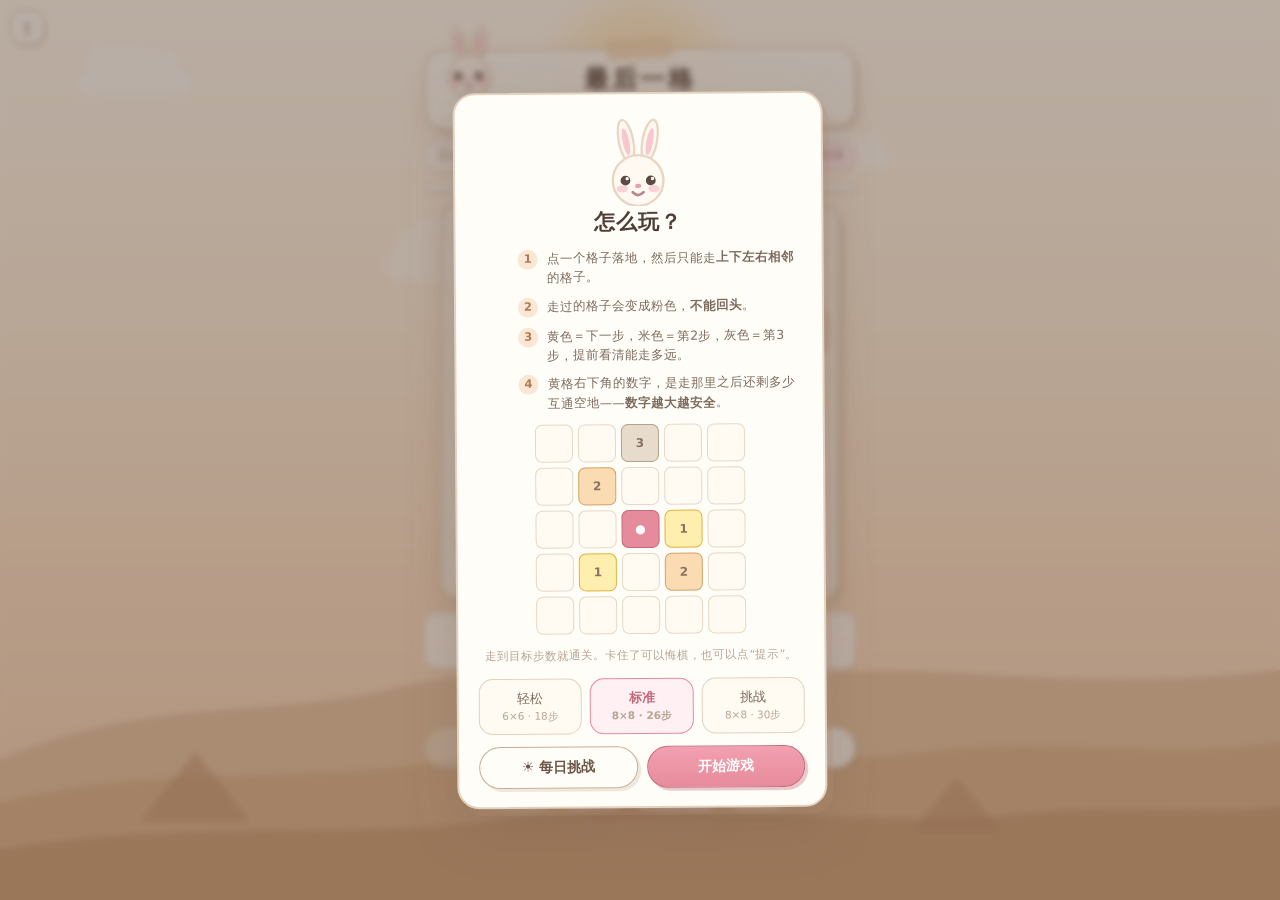
<file: games/lastcell.html>
<!DOCTYPE html>
<html lang="zh-CN">
<head>
<meta charset="UTF-8">
<meta name="viewport" content="width=device-width,initial-scale=1,maximum-scale=1,user-scalable=no,viewport-fit=cover">
<meta name="theme-color" content="#FDF3E5">
<title>最后一格 · 兔子小游戏</title>
<link rel="stylesheet" href="../shared/theme.css">
<style>
/* 设计变量、暖色黄昏背景、通用按钮/弹层/开关都在 ../shared/theme.css 里，
   这里只放《最后一格》自己的样式。 */

/* ========== 布局 ========== */
.game{position:relative;z-index:1;width:min(100vw,460px);margin:0 auto;min-height:100%;
  padding:calc(48px + env(safe-area-inset-top)) 14px calc(16px + env(safe-area-inset-bottom));
  display:flex;flex-direction:column;align-items:center;gap:11px}

/* ========== 顶部标题卡 ========== */
.card{position:relative;width:100%;padding:13px 18px 12px;background:rgba(255,253,248,.93);
  border:2px solid var(--line);border-radius:20px;text-align:center;
  box-shadow:4px 5px 0 rgba(176,144,116,.20),0 10px 26px rgba(150,118,92,.13);
  transform:rotate(-.5deg)}
.card:after{content:"";position:absolute;left:14px;right:14px;bottom:6px;height:2px;
  background:rgba(196,160,128,.30);transform:rotate(.5deg)}
.tape{position:absolute;width:64px;height:20px;background:rgba(246,214,178,.72);
  border:1px dashed rgba(190,152,116,.5);top:-11px;left:50%;margin-left:-32px;
  transform:rotate(-2.5deg);border-radius:3px}
.bunnyBox{position:absolute;left:12px;top:-30px;width:62px}
.bunnyBox svg{width:100%;height:auto;display:block;filter:drop-shadow(2px 3px 0 rgba(170,140,112,.22))}
.title{font-size:25px;font-weight:800;letter-spacing:3px;color:#4E3E36}
.hint{margin-top:3px;font-size:11.5px;color:var(--ink3);letter-spacing:.3px}
.hint b{color:var(--pink-d)}

/* ========== 进度区 ========== */
.hud{width:100%;display:flex;align-items:center;gap:9px}
.chip{display:flex;align-items:center;gap:6px;background:rgba(255,253,248,.9);
  border:1.5px solid var(--line);border-radius:999px;padding:6px 13px;
  box-shadow:2px 3px 0 rgba(176,144,116,.14);font-size:12px;color:var(--ink2);white-space:nowrap}
.chip b{font-size:16px;color:var(--ink);font-variant-numeric:tabular-nums}
.chip .goal{color:var(--ink3);font-size:12px}
.diffTag{margin-left:auto;font-size:11.5px;color:#B07A88;background:rgba(255,240,242,.9);
  border:1.5px solid #EBCBD2;border-radius:999px;padding:5px 11px;box-shadow:2px 3px 0 rgba(200,140,155,.12)}
.barWrap{width:100%;height:9px;border-radius:999px;background:rgba(255,253,248,.85);
  border:1.5px solid var(--line);overflow:hidden;box-shadow:2px 3px 0 rgba(176,144,116,.12)}
.barWrap i{display:block;height:100%;width:0;border-radius:999px;
  background:linear-gradient(90deg,#F6CE86,var(--pink));transition:width .34s cubic-bezier(.3,1.2,.5,1)}

/* ========== 棋盘 ========== */
.boardWrap{position:relative;width:min(92vw,398px,62vh)}
#trail{position:absolute;left:0;top:0;pointer-events:none;z-index:3;overflow:visible}
#board{position:relative;z-index:2;width:100%;aspect-ratio:1;display:grid;
  gap:5px;padding:8px;background:rgba(255,250,240,.80);
  border:2px solid var(--line);border-radius:20px;
  box-shadow:5px 6px 0 rgba(176,144,116,.20),0 12px 28px rgba(150,118,92,.12);
  transform:rotate(.25deg)}
.cell{position:relative;border:1.5px solid #E7D8C6;border-radius:9px;background:#FFFCF6;
  cursor:pointer;color:#8A7263;font-weight:700;padding:0;overflow:hidden;
  box-shadow:0 1px 0 rgba(198,166,136,.18),0 0 0 0 rgba(0,0,0,0);
  transition:transform .1s,background .16s,border-color .16s,box-shadow .16s}
@media(hover:hover){.cell:not(.wall):hover{transform:translateY(-2px)}}
.cell:active{transform:scale(.92)}
.cell.wall{background:#E6D4C0;border-color:#D3BEA6;cursor:default;
  background-image:repeating-linear-gradient(45deg,rgba(255,255,255,.26) 0 3px,transparent 3px 7px)}
.cell.reach1{background:#FFEFAE;border-color:#E0B23E;box-shadow:0 0 0 2px rgba(224,178,62,.26)}
.cell.reach2{background:#FBDCB2;border-color:#D2A263}
.cell.reach3{background:#E7DCCC;border-color:#B6A28B}
.cell.visited{background:#F5DFE4;border-color:#E5C6CD;color:#B98794;cursor:default}
.cell.current{background:var(--pink);border-color:var(--pink-d);z-index:4}
.cell.current .mini{position:absolute;inset:6%;width:88%;height:88%}
.cell.dead{box-shadow:inset 0 0 0 2px rgba(214,120,120,.75)}
.cell.flash{animation:flash .5s ease-out 2}
.cell.shake{animation:shake .2s}
@keyframes flash{0%,100%{box-shadow:0 0 0 0 rgba(232,196,106,0)}50%{box-shadow:0 0 0 5px rgba(232,196,106,.7)}}
@keyframes shake{0%,100%{transform:translateX(0)}25%{transform:translateX(-3px)}75%{transform:translateX(3px)}}
.idx{position:absolute;left:3px;top:2px;font-size:9.5px;line-height:1;color:#B57F8D;
  font-variant-numeric:tabular-nums;font-weight:700}
.tier{position:absolute;right:3px;top:2px;font-size:9.5px;line-height:1;font-weight:800;
  opacity:.5;font-variant-numeric:tabular-nums}
.reach1 .tier{color:#A97C18}
.reach2 .tier{color:#A97C46}
.reach3 .tier{color:#8A7A68}
.space{position:absolute;right:2px;bottom:1px;font-size:10px;line-height:1.15;
  color:#A87F35;font-weight:800;font-variant-numeric:tabular-nums;
  background:rgba(255,252,240,.86);border-radius:5px;padding:0 2.5px}
.space.bad{color:#C05F5F;background:rgba(255,238,238,.92)}
.cell.current .mini .bunH{animation:hop .3s ease-out}
@keyframes hop{0%{transform:translateY(0)}45%{transform:translateY(-16%)}100%{transform:translateY(0)}}
.cell.pop{animation:pop .3s}
@keyframes pop{0%{transform:scale(.4);opacity:0}70%{transform:scale(1.1)}100%{transform:scale(1)}}

/* ========== 图例 ========== */
.legend{width:100%;padding:8px 11px;background:rgba(255,253,248,.86);
  border:1.5px solid var(--line);border-radius:13px;font-size:11px;color:var(--ink2);
  text-align:center;line-height:1.75;box-shadow:2px 3px 0 rgba(176,144,116,.12)}
.legend .k{display:inline-block;width:11px;height:11px;border-radius:3px;
  vertical-align:-1.5px;margin:0 3px 0 7px;border:1px solid rgba(0,0,0,.08)}
.legend .k1{background:#FFEFAE;border-color:#E0B23E}
.legend .k2{background:#FBDCB2;border-color:#D2A263}
.legend .k3{background:#E7DCCC;border-color:#B6A28B}
.legend .kw{background:#E6D4C0;border-color:#D3BEA6}

/* ========== 消息 / 按钮 ========== */
.msg{width:100%;min-height:36px;display:flex;align-items:center;justify-content:center;
  text-align:center;font-size:13px;color:#7C6A5C;padding:0 4px;line-height:1.5}
.controls{width:100%;display:flex;gap:9px}
.btn{flex:1;border:1.5px solid #C9AE93;border-radius:999px;padding:11px 0;background:rgba(255,253,248,.95);
  color:#6B5648;font-size:14px;font-weight:600;cursor:pointer;font-family:inherit;
  box-shadow:3px 3px 0 rgba(176,144,116,.2);transition:transform .08s,box-shadow .08s}
.btn:active{transform:translate(2px,2px);box-shadow:1px 1px 0 rgba(176,144,116,.2)}
.btn[disabled]{opacity:.4;box-shadow:none;cursor:default}
.btn .n{font-size:11px;color:var(--ink3);margin-left:2px}
.btn.primary{background:linear-gradient(180deg,#F2A0B0,var(--pink));border-color:var(--pink-d);color:#fff;
  box-shadow:3px 3px 0 rgba(196,105,123,.35)}
.toggles{width:100%;display:flex;gap:7px;justify-content:center;flex-wrap:wrap}
.tg{border:1.5px solid var(--line);background:rgba(255,253,248,.8);border-radius:999px;
  padding:6px 12px;font-size:11.5px;color:var(--ink3);cursor:pointer;font-family:inherit}
.tg.on{color:#B07A88;border-color:#EBCBD2;background:rgba(255,240,242,.95)}
.footer{margin-top:2px;font-size:10px;color:#C0AC99;letter-spacing:1.6px}

/* 矮屏（小屏安卓、微信小游戏常见）压缩纵向间距，保证一屏放得下。
   注意 padding-top 要保留返回键的位置，不能被压掉。 */
@media (max-height: 840px){
  .game{gap:8px;padding-top:calc(44px + env(safe-area-inset-top));padding-bottom:calc(12px + env(safe-area-inset-bottom))}
  .card{padding:10px 18px 9px}
  .title{font-size:22px;letter-spacing:2px}
  .hint{font-size:11px}
  .bunnyBox{width:54px;top:-26px}
  .legend{font-size:10.5px;line-height:1.6;padding:6px 10px}
  .msg{min-height:30px;font-size:12.5px}
  .btn{padding:9px 0;font-size:13.5px}
  .tg{padding:5px 10px}
  .footer{font-size:9px}
}

/* ========== 遮罩 / 弹层 ========== */
.overlay{position:fixed;inset:0;z-index:30;background:rgba(88,66,54,.42);
  -webkit-backdrop-filter:blur(3px);backdrop-filter:blur(3px);
  display:flex;align-items:center;justify-content:center;padding:20px;
  animation:fadeIn .22s ease-out}
@keyframes fadeIn{from{opacity:0}to{opacity:1}}
.panel{width:min(92vw,370px);max-height:88vh;overflow-y:auto;background:var(--paper);
  border:2px solid var(--line);border-radius:22px;padding:20px 20px 18px;text-align:center;
  box-shadow:6px 7px 0 rgba(176,144,116,.24),0 20px 50px rgba(120,92,70,.25);
  transform:rotate(-.4deg);animation:panelIn .3s cubic-bezier(.2,1.3,.4,1)}
@keyframes panelIn{from{transform:rotate(-.4deg) scale(.9);opacity:0}to{transform:rotate(-.4deg) scale(1);opacity:1}}
.panel h2{margin:2px 0 10px;font-size:21px;color:#4E3E36;letter-spacing:1px}
.panel p{margin:7px 0;font-size:13px;color:#7C6A5C;line-height:1.7}
.panel p.sm{font-size:11.5px;color:var(--ink3)}
.panel .bunnyTop{width:76px;margin:0 auto 2px}
.panel .bunnyTop svg{width:100%;height:auto;display:block}
.demo{width:210px;margin:12px auto;display:grid;grid-template-columns:repeat(5,1fr);gap:5px}
.demo span{aspect-ratio:1;border-radius:7px;border:1.5px solid #E7D8C6;background:#FFFAF2;
  display:flex;align-items:center;justify-content:center;font-size:12px;color:#8A7263;font-weight:700}
.demo .a{background:var(--pink);border-color:var(--pink-d);color:#fff}
.demo .b{background:#FFEFAE;border-color:#E0B23E}
.demo .c{background:#FBDCB2;border-color:#D2A263}
.demo .d{background:#E7DCCC;border-color:#B6A28B}
.steps{text-align:left;margin:12px 2px 4px;display:flex;flex-direction:column;gap:9px}
.steps li{list-style:none;display:flex;gap:9px;align-items:flex-start;font-size:12.5px;color:#7C6A5C;line-height:1.55}
.steps .num{flex:0 0 20px;height:20px;border-radius:50%;background:#FBE7D4;color:#B07A58;
  font-size:11.5px;font-weight:800;display:flex;align-items:center;justify-content:center;margin-top:1px}
.resultRow{display:flex;gap:9px;margin:14px 0 6px}
.resultRow .box{flex:1;background:#FCF4E9;border:1.5px solid var(--line);border-radius:13px;padding:9px 4px}
.resultRow small{display:block;font-size:10.5px;color:var(--ink3)}
.resultRow b{font-size:20px;color:#5A4B42;font-variant-numeric:tabular-nums}
.newBest{display:inline-block;margin-top:6px;font-size:11px;color:#B07A58;background:#FBE7D4;
  border-radius:999px;padding:3px 11px}
.diffPick{display:flex;gap:8px;margin:12px 0 4px}
.diffPick button{flex:1;border:1.5px solid var(--line);background:#FFFAF2;border-radius:14px;
  padding:10px 2px;font-size:13px;color:#7C6A5C;cursor:pointer;font-family:inherit}
.diffPick button.sel{border-color:var(--pink);background:#FFF0F3;color:#C4697B;font-weight:700}
.diffPick button i{display:block;font-style:normal;font-size:10.5px;color:var(--ink3);margin-top:2px}
.hide{display:none!important}

/* 胜利彩带 */
.confetti{position:fixed;inset:0;z-index:40;pointer-events:none;overflow:hidden}
.confetti i{position:absolute;top:-14px;width:8px;height:13px;border-radius:2px;opacity:.95;
  animation:fall linear forwards}
@keyframes fall{to{transform:translateY(105vh) rotate(680deg);opacity:.1}}
@media (prefers-reduced-motion: reduce){*{animation-duration:.01ms!important;animation-iteration-count:1!important}}
</style>
</head>
<body>

<a class="backBtn" href="../index.html" aria-label="返回游戏大厅">‹</a>

<div class="game">
  <div class="card">
    <div class="tape"></div>
    <div class="bunnyBox" id="bunnyTop"></div>
    <div class="title">最后一格</div>
    <div class="hint">走一条<b>不能回头</b>的路，别把自己困住</div>
  </div>

  <div class="hud">
    <div class="chip">已走 <b id="stepNow">0</b><span class="goal">/ <span id="goalNum">0</span></span></div>
    <div class="diffTag" id="diffTag">标准</div>
  </div>
  <div class="barWrap"><i id="bar"></i></div>

  <div class="boardWrap">
    <svg id="trail" aria-hidden="true"></svg>
    <div id="board"></div>
  </div>

  <div class="legend">
    <span class="k k1"></span>下一步<span class="k k2"></span>第2步<span class="k k3"></span>第3步<span class="k kw"></span>障碍<br>
    黄格右下角数字＝走那里之后还剩多少互通空地，<b>越大越安全</b>
  </div>

  <div class="msg" id="msg">点任意一格开始</div>

  <div class="controls">
    <button class="btn" id="btnUndo">悔棋<span class="n" id="undoN">3</span></button>
    <button class="btn" id="btnHint">提示<span class="n" id="hintN">3</span></button>
    <button class="btn" id="btnNew">换一局</button>
  </div>

  <div class="toggles">
    <button class="tg on" id="tgMusic">♪ 音乐</button>
    <button class="tg on" id="tgSfx">♬ 音效</button>
    <button class="tg on" id="tgSpace">◍ 活路数字</button>
    <button class="tg" id="tgGuide">? 玩法</button>
  </div>

  <div class="footer">✦ 最后一格 · 兔子小游戏 ✦</div>
</div>

<div class="overlay hide" id="ovGuide">
  <div class="panel">
    <div class="bunnyTop" id="bunnyGuide"></div>
    <h2>怎么玩？</h2>
    <ul class="steps">
      <li><span class="num">1</span><span>点一个格子落地，然后只能走<b>上下左右相邻</b>的格子。</span></li>
      <li><span class="num">2</span><span>走过的格子会变成粉色，<b>不能回头</b>。</span></li>
      <li><span class="num">3</span><span>黄色＝下一步，米色＝第2步，灰色＝第3步，提前看清能走多远。</span></li>
      <li><span class="num">4</span><span>黄格右下角的数字，是走那里之后还剩多少互通空地——<b>数字越大越安全</b>。</span></li>
    </ul>
    <div class="demo">
      <span></span><span></span><span class="d">3</span><span></span><span></span>
      <span></span><span class="c">2</span><span></span><span></span><span></span>
      <span></span><span></span><span class="a">●</span><span class="b">1</span><span></span>
      <span></span><span class="b">1</span><span></span><span class="c">2</span><span></span>
      <span></span><span></span><span></span><span></span><span></span>
    </div>
    <p class="sm">走到目标步数就通关。卡住了可以悔棋，也可以点“提示”。</p>
    <div class="diffPick" id="guideDiff">
      <button data-d="easy">轻松<i>6×6 · 18步</i></button>
      <button data-d="normal" class="sel">标准<i>8×8 · 26步</i></button>
      <button data-d="hard">挑战<i>8×8 · 30步</i></button>
    </div>
    <div class="controls" style="margin-top:12px">
      <button class="btn" id="btnDaily">☀ 每日挑战</button>
      <button class="btn primary" id="btnStart">开始游戏</button>
    </div>
  </div>
</div>

<div class="overlay hide" id="ovResult">
  <div class="panel">
    <div class="bunnyTop" id="bunnyResult"></div>
    <h2 id="resTitle">通关啦！</h2>
    <p id="resDesc">你把每一步都走对了。</p>
    <div class="resultRow">
      <div class="box"><small>本局步数</small><b id="resStep">0</b></div>
      <div class="box"><small>目标</small><b id="resGoal">0</b></div>
      <div class="box"><small>最佳纪录</small><b id="resBest">0</b></div>
    </div>
    <div id="resBestWrap"></div>
    <div class="controls" style="margin-top:14px">
      <button class="btn" id="btnBack">换难度</button>
      <button class="btn primary" id="btnAgain">再来一局</button>
    </div>
  </div>
</div>

<div class="confetti hide" id="confetti"></div>

<script src="../shared/store.js"></script>
<script src="../shared/audio.js"></script>
<script src="../shared/bunny.js"></script>
<script src="../shared/theme.js"></script>
<script>
(function(){
'use strict';

/* ============================================================
   0. 小工具
   ============================================================ */
var $ = function(id){ return document.getElementById(id); };
var DIRS = [[1,0],[-1,0],[0,1],[0,-1]];

/* 可复现随机数（每日挑战用） */
function mulberry32(a){
  return function(){
    a |= 0; a = a + 0x6D2B79F5 | 0;
    var t = Math.imul(a ^ a >>> 15, 1 | a);
    t = t + Math.imul(t ^ t >>> 7, 61 | t) ^ t;
    return ((t ^ t >>> 14) >>> 0) / 4294967296;
  };
}
var rng = Math.random;

/* ============================================================
   1. 难度配置
   目标值依据模拟标定：乱点平均可达步数的上方一点，
   配合“活路数字”提示后为可完成的挑战区间。
   ============================================================ */
var DIFFS = {
  easy:   { size:6, wall:0.06, goal:18, name:'轻松', undo:3, hint:3 },
  normal: { size:8, wall:0.10, goal:26, name:'标准', undo:3, hint:3 },
  hard:   { size:8, wall:0.16, goal:30, name:'挑战', undo:2, hint:2 }
};

/* ============================================================
   2. 状态
   存档统一交给 ../shared/store.js 管理，游戏 id 是 lastcell
   ============================================================ */
var GAME_ID = 'lastcell';

var G = {
  diff:'normal', size:8, wall:0.10, goal:26,
  blocked:new Set(), visited:new Set(), path:[], step:0,
  over:false, won:false, start:null,
  undoLeft:3, hintLeft:3, daily:false, dailyLabel:'',
  showSpace:true, started:false
};

/* 所有开关统一读写全局存档（../shared/store.js） */
var prefs = {
  get space(){ return Store.get('space', true); },
  set space(v){ Store.set('space', !!v); }
};

function keyOf(r,c){ return r * 100 + c; }
function inside(r,c){ return r>=0 && r<G.size && c>=0 && c<G.size; }

/* ============================================================
   3. 地图生成
   随机撒障碍 → 校验起点四邻与连通空地，保证不会开出死图
   ============================================================ */
function flood(start, blocked, visited){
  var seen = new Set([keyOf(start.r,start.c)]);
  var stack = [start];
  while(stack.length){
    var p = stack.pop();
    for(var i=0;i<4;i++){
      var nr = p.r + DIRS[i][0], nc = p.c + DIRS[i][1];
      if(!inside(nr,nc)) continue;
      var k = keyOf(nr,nc);
      if(blocked.has(k) || visited.has(k) || seen.has(k)) continue;
      seen.add(k); stack.push({r:nr,c:nc});
    }
  }
  return seen;
}

function buildMap(){
  var S = G.size, ok = false, fallback = null;
  for(var attempt=0; attempt<240; attempt++){
    var blocked = new Set();
    for(var r=0;r<S;r++) for(var c=0;c<S;c++) if(rng() < G.wall) blocked.add(keyOf(r,c));
    var sr = Math.floor(rng()*S), sc = Math.floor(rng()*S);
    blocked.delete(keyOf(sr,sc));
    var start = {r:sr, c:sc};
    if(!fallback) fallback = {blocked:blocked, start:start};

    var free = 0;
    for(var d=0; d<4; d++){
      var nr = sr + DIRS[d][0], nc = sc + DIRS[d][1];
      if(inside(nr,nc) && !blocked.has(keyOf(nr,nc))) free++;
    }
    if(free < 2) continue;

    if(flood(start, blocked, new Set()).size >= G.goal){ G.blocked = blocked; G.start = start; ok = true; break; }
  }
  if(!ok){
    if(fallback){ G.blocked = fallback.blocked; G.start = fallback.start; }
    else { G.blocked = new Set(); G.start = {r:(S>>1), c:(S>>1)}; }
  }
}

/* ============================================================
   4. 规则计算
   ============================================================ */
function currentCell(){ return G.path.length ? G.path[G.path.length-1] : null; }

/* 未来三步预览（不含已走/障碍） */
function previewLayers(){
  var layers = [new Set(), new Set(), new Set()];
  var cur = currentCell();
  if(!cur) return layers;
  var seen = new Set([keyOf(cur.r,cur.c)]);
  var frontier = [cur];
  for(var d=0; d<3; d++){
    var next = [];
    for(var i=0;i<frontier.length;i++){
      var p = frontier[i];
      for(var j=0;j<4;j++){
        var nr = p.r + DIRS[j][0], nc = p.c + DIRS[j][1];
        if(!inside(nr,nc)) continue;
        var k = keyOf(nr,nc);
        if(G.blocked.has(k) || G.visited.has(k) || seen.has(k)) continue;
        seen.add(k); layers[d].add(k); next.push({r:nr,c:nc});
      }
    }
    frontier = next;
  }
  return layers;
}

/* 走到某格后还剩多少互通空地（含该格本身） */
function spaceAfter(cell){
  return flood(cell, G.blocked, G.visited).size;
}

function isLegal(cell){
  if(!inside(cell.r,cell.c)) return false;
  var k = keyOf(cell.r,cell.c);
  if(G.blocked.has(k) || G.visited.has(k)) return false;
  var cur = currentCell();
  if(!cur) return true;
  return Math.abs(cur.r-cell.r) + Math.abs(cur.c-cell.c) === 1;
}

/* ============================================================
   5. 音频：程序化生成的温馨八音盒
   —— 零素材、无版权、断网可用，适合小游戏包体
   ============================================================ */
/* 音频引擎已抽到 ../shared/audio.js，通过全局 GameAudio 调用 */

/* ============================================================
   6. 兔子角色（纯 SVG 绘制，随状态换表情）
   ============================================================ */
/* 兔子角色统一来自 ../shared/bunny.js */
function bunnySVG(mood, uid){ return Bunny.svg(mood, uid); }

/* ============================================================
   7. 渲染
   ============================================================ */
var boardEl = $('board'), trailEl = $('trail'), msgEl = $('msg');
var moodTop = 'idle';

function setMood(m){
  moodTop = m;
  $('bunnyTop').innerHTML = bunnySVG(m, 'top');
}

function render(popAt){
  var S = G.size;
  boardEl.style.gridTemplateColumns = 'repeat(' + S + ',1fr)';
  boardEl.innerHTML = '';

  var layers = previewLayers();
  var cur = currentCell();
  var frag = document.createDocumentFragment();

  for(var r=0;r<S;r++){
    for(var c=0;c<S;c++){
      var k = keyOf(r,c);
      var b = document.createElement('button');
      b.type = 'button';
      b.className = 'cell';
      b.dataset.r = r; b.dataset.c = c;

      var isWall = G.blocked.has(k);
      var isVis  = G.visited.has(k);
      var isCur  = cur && cur.r===r && cur.c===c;

      if(isWall) b.classList.add('wall');
      if(isVis && !isCur) b.classList.add('visited');

      var idx = -1;
      if(isVis){
        for(var i=0;i<G.path.length;i++){ if(G.path[i].r===r && G.path[i].c===c){ idx = i+1; break; } }
      }
      if(isCur) b.classList.add('current');

      if(!isCur && layers[0].has(k)) b.classList.add('reach1');
      else if(!isCur && layers[1].has(k)) b.classList.add('reach2');
      else if(!isCur && layers[2].has(k)) b.classList.add('reach3');

      /* 第几步的小角标：不只靠颜色区分，色弱也能看懂 */
      if(!isCur){
        var tier = layers[0].has(k) ? 1 : layers[1].has(k) ? 2 : layers[2].has(k) ? 3 : 0;
        if(tier){
          var tt = document.createElement('span');
          tt.className = 'tier'; tt.textContent = tier;
          b.appendChild(tt);
        }
      }

      if(idx > 0 && !isCur){
        var t = document.createElement('span');
        t.className = 'idx'; t.textContent = idx; b.appendChild(t);
      }

      /* 活路数字：只在“下一步”格上显示，帮玩家判断安不安全 */
      if(prefs.space && !G.over && !isCur && layers[0].has(k)){
        var sp = spaceAfter({r:r,c:c});
        var need = G.goal - G.step;
        var s = document.createElement('span');
        s.className = 'space' + (sp < need ? ' bad' : '');
        s.textContent = sp;
        b.appendChild(s);
      }

      if(popAt && popAt.r===r && popAt.c===c) b.classList.add('pop');

      if(!isWall && !G.over) b.addEventListener('click', onClickCell);
      frag.appendChild(b);
    }
  }
  boardEl.appendChild(frag);

  /* 把兔子放进当前格 */
  if(cur && !G.over){
    var cell = boardEl.querySelector('[data-r="'+cur.r+'"][data-c="'+cur.c+'"]');
    if(cell){
      var wrap = document.createElement('div');
      wrap.className = 'mini';
      wrap.innerHTML = bunnySVG(G.won ? 'happy' : 'idle', 'mini');
      cell.appendChild(wrap);
    }
  }

  $('stepNow').textContent = G.step;
  $('goalNum').textContent = G.goal;
  $('bar').style.width = Math.min(100, G.step / G.goal * 100) + '%';
  $('undoN').textContent = G.undoLeft;
  $('hintN').textContent = G.hintLeft;
  $('btnUndo').disabled = G.undoLeft <= 0 || G.path.length === 0 || G.over;
  $('btnHint').disabled = G.hintLeft <= 0 || G.over;

  drawTrail();
}

/* 路径连线：用布局坐标（offsetLeft/Top），不受棋盘微旋转影响 */
function drawTrail(){
  var w = boardEl.offsetWidth, h = boardEl.offsetHeight;
  if(!w){ trailEl.innerHTML = ''; return; }
  trailEl.setAttribute('width', w);
  trailEl.setAttribute('height', h);
  trailEl.setAttribute('viewBox', '0 0 ' + w + ' ' + h);
  trailEl.style.width = w + 'px';
  trailEl.style.height = h + 'px';

  var pts = [];
  for(var i=0;i<G.path.length;i++){
    var p = G.path[i];
    var el = boardEl.querySelector('[data-r="'+p.r+'"][data-c="'+p.c+'"]');
    if(!el) continue;
    pts.push([el.offsetLeft + el.offsetWidth/2, el.offsetTop + el.offsetHeight/2]);
  }
  if(pts.length < 2){ trailEl.innerHTML = ''; return; }

  var d = 'M' + pts[0][0].toFixed(1) + ' ' + pts[0][1].toFixed(1);
  for(var j=1;j<pts.length;j++) d += ' L' + pts[j][0].toFixed(1) + ' ' + pts[j][1].toFixed(1);

  trailEl.innerHTML =
    '<path d="' + d + '" fill="none" stroke="rgba(214,139,156,.60)" stroke-width="6" ' +
    'stroke-linecap="round" stroke-linejoin="round"/>' +
    '<path d="' + d + '" fill="none" stroke="rgba(255,255,255,.88)" stroke-width="2" ' +
    'stroke-linecap="round" stroke-linejoin="round" stroke-dasharray="3 7"/>';
}

/* ============================================================
   8. 交互
   ============================================================ */
function say(t){ msgEl.textContent = t; }

function onClickCell(e){
  if(G.over) return;
  var r = +e.currentTarget.dataset.r, c = +e.currentTarget.dataset.c;
  var k = keyOf(r,c);
  if(G.blocked.has(k) || G.visited.has(k)) return;

  GameAudio.unlock();

  /* 第一步：任意落子 */
  if(!G.path.length){
    G.path.push({r:r,c:c});
    G.visited.add(k);
    G.step = 1;
    G.started = true;
    GameAudio.sfx('move', 1);
    setMood('idle');
    say('落子成功！点黄色格子继续');
    render({r:r,c:c});
    return;
  }

  if(!isLegal({r:r,c:c})){
    GameAudio.sfx('bad');
    var el = e.currentTarget;
    el.classList.add('shake');
    setTimeout(function(){ el.classList.remove('shake'); }, 210);
    say('只能走相邻的格子哦');
    return;
  }

  /* 走子 */
  G.path.push({r:r,c:c});
  G.visited.add(k);
  G.step++;
  GameAudio.sfx('move', G.step);

  /* 通关 */
  if(G.step >= G.goal){
    G.over = true; G.won = true;
    setMood('happy');
    say('通关！你走到了最后一格 ✦');
    GameAudio.sfx('win');
    render({r:r,c:c});
    setTimeout(function(){ showResult(true); }, 420);
    return;
  }

  var layers = previewLayers();
  if(layers[0].size === 0){
    G.over = true; G.won = false;
    setMood('sad');
    say('呜……前面没有路了');
    GameAudio.sfx('lose');
    render();
    setTimeout(function(){ showResult(false); }, 420);
    return;
  }

  setMood(G.step >= G.goal * 0.75 ? 'worry' : 'idle');
  var best = 0;
  layers[0].forEach(function(kk){ var v = spaceAfter({r:Math.floor(kk/100), c:kk%100}); if(v>best) best=v; });
  say('还剩 ' + (G.goal - G.step) + ' 步，安全空间最大 ' + best);
  render({r:r,c:c});
}

function doUndo(){
  if(G.undoLeft <= 0 || !G.path.length || G.over) return;
  GameAudio.unlock(); GameAudio.sfx('undo');
  var last = G.path.pop();
  G.visited.delete(keyOf(last.r,last.c));
  G.step--;
  G.undoLeft--;
  if(G.path.length === 0){ G.step = 0; say('回到起点啦，重新落子吧'); }
  else { say('已退回上一步，还剩 ' + G.undoLeft + ' 次'); }
  setMood('idle');
  render();
}

function doHint(){
  if(G.hintLeft <= 0 || G.over) return;
  if(!G.path.length){ say('先随便落一个子吧'); return; }
  var layers = previewLayers();
  if(layers[0].size === 0){ say('真的没有路了……悔棋试试'); return; }
  GameAudio.unlock(); GameAudio.sfx('ui');
  var best = null, bestV = -1;
  layers[0].forEach(function(k){
    var r = Math.floor(k/100), c = k % 100;
    var v = spaceAfter({r:r,c:c});
    if(v > bestV){ bestV = v; best = {r:r,c:c}; }
  });
  G.hintLeft--;
  $('hintN').textContent = G.hintLeft;
  if(!best) return;
  var el = boardEl.querySelector('[data-r="'+best.r+'"][data-c="'+best.c+'"]');
  if(el){
    el.classList.add('flash');
    setTimeout(function(){ el.classList.remove('flash'); }, 1050);
  }
  say('推荐走闪光的那一格（安全空间 ' + bestV + '）');
}

/* ============================================================
   9. 开局 / 结算
   ============================================================ */
function newGame(diff, daily){
  if(diff) G.diff = diff;
  var D = DIFFS[G.diff];
  G.size = D.size; G.wall = D.wall; G.goal = D.goal;
  G.undoLeft = D.undo; G.hintLeft = D.hint;
  G.daily = !!daily;

  if(daily){
    var today = new Date();
    var seed = today.getFullYear()*10000 + (today.getMonth()+1)*100 + today.getDate();
    rng = mulberry32(seed);
    G.dailyLabel = (today.getMonth()+1) + '月' + today.getDate() + '日';
  } else {
    rng = Math.random;
    G.dailyLabel = '';
  }

  buildMap();

  G.visited = new Set(); G.path = []; G.step = 0;
  G.over = false; G.won = false; G.started = false;

  $('diffTag').textContent = G.daily ? ('每日 ' + G.dailyLabel + ' · ' + D.name) : D.name;
  setMood('idle');
  say(G.daily ? '今日同一张地图，试试走到 ' + G.goal + ' 步'
              : '点任意一格开始（目标 ' + G.goal + ' 步）');
  render();
  trailEl.innerHTML = '';
}

function bestKey(){ return G.diff + (G.daily ? '-daily' : ''); }

function showResult(won){
  var key = bestKey();
  var prev = Store.best(GAME_ID, key);
  var isNew = won && G.step > prev;
  if(won && isNew) Store.setBest(GAME_ID, key, G.step);

  var best = Store.best(GAME_ID, key);

  $('resTitle').textContent = won ? '通关啦！' : '走进死胡同了';
  $('resDesc').textContent = won
    ? '你把最后一步也算进去了，厉害。'
    : '没有可走的格子了——下次留意黄格上的安全数字。';
  $('resStep').textContent = G.step;
  $('resGoal').textContent = G.goal;
  $('resBest').textContent = best;
  $('resBestWrap').innerHTML = isNew
    ? '<span class="newBest">✦ 新纪录 ' + G.step + ' 步</span>'
    : (best > 0 ? '<span class="newBest" style="background:#F3EDE4;color:#94806E">当前纪录 ' + best + ' 步</span>' : '');

  $('bunnyResult').innerHTML = bunnySVG(won ? 'happy' : 'sad', 'res');
  $('ovResult').classList.remove('hide');

  if(won) confetti();
}

function confetti(){
  var box = $('confetti');
  var colors = ['#E68B9C','#F6CE86','#9FD8C0','#A8C8F0','#F3B7C4','#FFE6AE'];
  var html = '';
  for(var i=0;i<34;i++){
    var left = Math.random()*100;
    var dur = 1.5 + Math.random()*1.4;
    var delay = Math.random()*0.5;
    var col = colors[Math.floor(Math.random()*colors.length)];
    html += '<i style="left:' + left.toFixed(2) + '%;background:' + col +
            ';animation-duration:' + dur.toFixed(2) + 's;animation-delay:' + delay.toFixed(2) + 's"></i>';
  }
  box.innerHTML = html;
  box.classList.remove('hide');
  setTimeout(function(){ box.classList.add('hide'); box.innerHTML = ''; }, 3200);
}

/* ============================================================
   10. 事件绑定
   ============================================================ */
$('btnUndo').addEventListener('click', doUndo);
$('btnHint').addEventListener('click', doHint);
$('btnNew').addEventListener('click', function(){ GameAudio.unlock(); GameAudio.sfx('ui'); newGame(null, false); });

$('btnAgain').addEventListener('click', function(){
  $('ovResult').classList.add('hide');
  GameAudio.sfx('ui');
  newGame(null, G.daily);
});
$('btnBack').addEventListener('click', function(){
  $('ovResult').classList.add('hide');
  GameAudio.sfx('ui');
  $('ovGuide').classList.remove('hide');
});

$('btnStart').addEventListener('click', function(){
  var sel = document.querySelector('#guideDiff button.sel');
  var d = sel ? sel.dataset.d : 'normal';
  $('ovGuide').classList.add('hide');
  Store.markSeen(GAME_ID);
  GameAudio.unlock();
  newGame(d, false);
});
$('btnDaily').addEventListener('click', function(){
  var sel = document.querySelector('#guideDiff button.sel');
  var d = sel ? sel.dataset.d : 'normal';
  $('ovGuide').classList.add('hide');
  Store.markSeen(GAME_ID);
  GameAudio.unlock();
  newGame(d, true);
});
Array.prototype.forEach.call(document.querySelectorAll('#guideDiff button'), function(b){
  b.addEventListener('click', function(){
    Array.prototype.forEach.call(document.querySelectorAll('#guideDiff button'), function(x){ x.classList.remove('sel'); });
    b.classList.add('sel');
    GameAudio.sfx('ui');
  });
});

$('tgGuide').addEventListener('click', function(){ GameAudio.sfx('ui'); $('ovGuide').classList.remove('hide'); });
$('ovGuide').addEventListener('click', function(e){ if(e.target === $('ovGuide')) $('ovGuide').classList.add('hide'); });

$('tgMusic').addEventListener('click', function(){
  GameAudio.unlock();
  GameAudio.setMusic(!GameAudio.musicOn());
  this.classList.toggle('on', GameAudio.musicOn());
  GameAudio.sfx('ui');
});
$('tgSfx').addEventListener('click', function(){
  GameAudio.unlock();
  GameAudio.setSfx(!GameAudio.sfxOn());
  this.classList.toggle('on', GameAudio.sfxOn());
  GameAudio.sfx('ui');
});
$('tgSpace').addEventListener('click', function(){
  prefs.space = !prefs.space;
  G.showSpace = prefs.space;
  this.classList.toggle('on', prefs.space);
  GameAudio.sfx('ui');
  render();
});

/* 键盘：方向键走子，U 悔棋，H 提示，R 换局 */
document.addEventListener('keydown', function(e){
  if(!G.path.length) return;
  var cur = currentCell();
  var map = { ArrowUp:[-1,0], ArrowDown:[1,0], ArrowLeft:[0,-1], ArrowRight:[0,1],
              w:[-1,0], s:[1,0], a:[0,-1], d:[0,1] };
  var m = map[e.key];
  if(m){
    var nr = cur.r + m[0], nc = cur.c + m[1];
    var el = boardEl.querySelector('[data-r="'+nr+'"][data-c="'+nc+'"]');
    if(el){ e.preventDefault(); onClickCell({currentTarget:el}); }
    return;
  }
  if(e.key === 'u' || e.key === 'U') doUndo();
  if(e.key === 'h' || e.key === 'H') doHint();
  if(e.key === 'r' || e.key === 'R') newGame(null, false);
});

var rt;
window.addEventListener('resize', function(){
  clearTimeout(rt);
  rt = setTimeout(function(){ drawTrail(); }, 120);
});
window.addEventListener('orientationchange', function(){ setTimeout(drawTrail, 260); });

document.addEventListener('visibilitychange', function(){
  if(document.hidden) GameAudio.pause(); else GameAudio.resume();
});



/* ============================================================
   12. 启动
   ============================================================ */
G.showSpace = prefs.space;
$('tgMusic').classList.toggle('on', GameAudio.musicOn());
$('tgSfx').classList.toggle('on', GameAudio.sfxOn());
$('tgSpace').classList.toggle('on', prefs.space);
GameAudio.autoUnlock();
Store.play(GAME_ID);

newGame('normal', false);

$('bunnyGuide').innerHTML = bunnySVG('idle', 'guide');

if(!Store.seen(GAME_ID)) $('ovGuide').classList.remove('hide');
else $('ovGuide').classList.add('hide');

})();
</script>
</body>
</html>
</file>
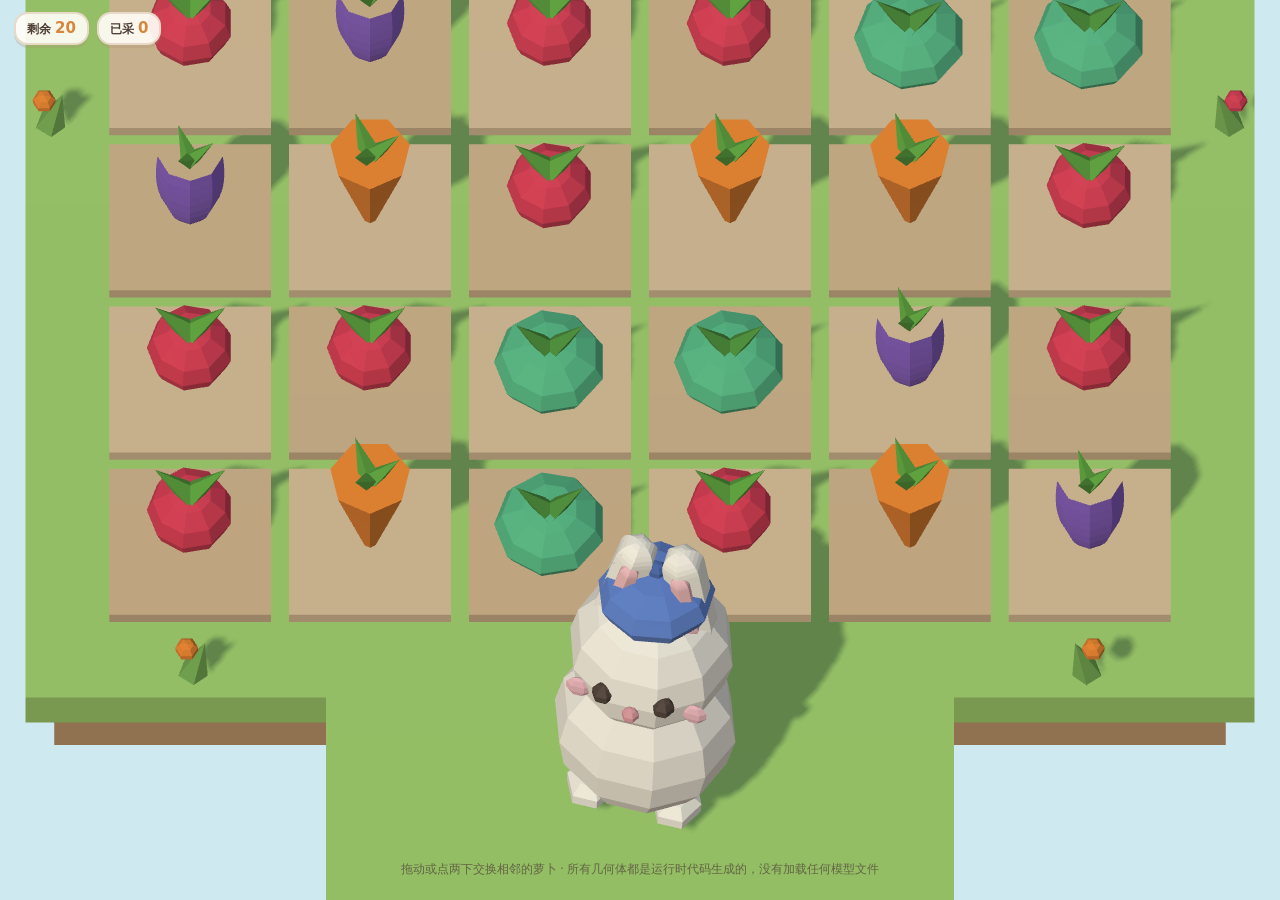
<file: lab/match3-3d.html>
<!DOCTYPE html>
<html lang="zh-CN">
<head>
<meta charset="UTF-8">
<meta name="viewport" content="width=device-width,initial-scale=1,maximum-scale=1,user-scalable=no,viewport-fit=cover">
<title>3D 三消棋盘 · 程序化几何</title>
<style>
  html,body{margin:0;height:100%;overflow:hidden;background:#BFE3F2;
    font-family:"PingFang SC","Microsoft YaHei",system-ui,sans-serif}
  #c{display:block;width:100%;height:100%;touch-action:none}
  .hud{position:fixed;left:0;right:0;top:0;padding:12px 14px;display:flex;gap:8px;
    align-items:center;pointer-events:none;color:#4E3E36;z-index:2}
  .pill{background:rgba(255,253,248,.92);border:2px solid rgba(231,216,198,.95);
    border-radius:14px;padding:5px 11px;font-size:12px;font-weight:600;
    box-shadow:0 3px 0 rgba(176,144,116,.25)}
  .pill b{color:#D8863C;font-size:15px;margin-left:4px}
  .note{position:fixed;left:12px;right:12px;bottom:10px;text-align:center;
    font-size:11.5px;color:rgba(78,62,54,.7);pointer-events:none;line-height:1.6;z-index:2}
  #boot{position:fixed;inset:0;display:flex;align-items:center;justify-content:center;
    background:#BFE3F2;color:#4E3E36;font-size:14px;z-index:9}
</style>
</head>
<body>
<canvas id="c"></canvas>
<div class="hud">
  <div class="pill">剩余<b id="moves">20</b></div>
  <div class="pill">已采<b id="score">0</b></div>
</div>
<p class="note">拖动或点两下交换相邻的萝卜 · 所有几何体都是运行时代码生成的，没有加载任何模型文件</p>
<div id="boot">正在生成模型…</div>

<script src="vendor/three.min.js"></script>
<script src="../shared/geom3d.js"></script>
<script>
(function(){
'use strict';

/* ============================================================
   3D 三消棋盘
   ------------------------------------------------------------
   几何全部来自 ../shared/geom3d.js，这个文件只负责「规则 + 交互 + 动画」。
   拆开的好处是：衣橱要接 3D 时，直接引同一个模块就行，
   不用把建模代码再抄一遍。
   ============================================================ */

var COLS = 6, ROWS = 7, GAP = 1.06;
var BOARD_TOP = 0.06;          /* 格子表面高度，棋子站在这里 */

var stage, boardGroup, pickPlane, camera, renderer, scene;
var clock = 0, frames = 0;

/* ============================================================
   1. 棋盘逻辑
   ------------------------------------------------------------
   规则与 2D 版完全一致：交换 / 匹配 / 掉落 / 连锁。
   正式移植 3D 时这块应该从 shared/match3.js 抽成纯逻辑层，
   3D 版只换渲染 —— 那时这 150 行是不用重写的。
   ============================================================ */
var grid = [], tiles = [], moves = 20, cleared = 0;
var worn = { hat:'beret' };      /* 当前穿着，对应衣橱里的搭配 */
var settleT = 0, clearT = 0, pendingClear = null, busy = false;

function newTile(kind){
  return {
    kind: kind, mesh: Geom3D.radish(kind),
    x: 0, z: 0, y: BOARD_TOP,
    tx: 0, tz: 0, ty: BOARD_TOP,
    scale: 1, tscale: 1, vy: 0, spin: 0
  };
}

function cellPos(r, c){
  return { x: (c - (COLS - 1) / 2) * GAP, z: (r - (ROWS - 1) / 2) * GAP };
}

function buildGrid(){
  grid = []; tiles = [];
  for(var r = 0; r < ROWS; r++){
    var row = [];
    for(var c = 0; c < COLS; c++){
      var k, guard = 0;
      do{
        k = Math.floor(Math.random() * Geom3D.RADISH_COUNT); guard++;
      }while(guard < 40 && (
        (c >= 2 && row[c-1].kind === k && row[c-2].kind === k) ||
        (r >= 2 && grid[r-1][c].kind === k && grid[r-2][c].kind === k)
      ));
      row.push(placeTile(k, r, c, 0));
    }
    grid.push(row);
  }
  layout();
}

function placeTile(kind, r, c, yOffset){
  var t = newTile(kind);
  var p = cellPos(r, c);
  t.x = p.x; t.tx = p.x; t.z = p.z; t.tz = p.z;
  t.y = BOARD_TOP + (yOffset || 0); t.ty = BOARD_TOP;
  t.mesh.position.set(t.x, t.y, t.z);
  boardGroup.add(t.mesh);
  tiles.push(t);
  return t;
}

function layout(){
  for(var r = 0; r < ROWS; r++){
    for(var c = 0; c < COLS; c++){
      var t = grid[r][c];
      if(!t) continue;
      var p = cellPos(r, c);
      t.tx = p.x; t.tz = p.z; t.ty = BOARD_TOP;
    }
  }
}

function findMatches(){
  var hit = [], seen = {};
  function addCell(r, c){
    var k = r + ',' + c;
    if(!seen[k]){ seen[k] = 1; hit.push({ r:r, c:c }); }
  }
  var r, c, run, same;
  for(r = 0; r < ROWS; r++){
    run = 1;
    for(c = 1; c <= COLS; c++){
      same = c < COLS && grid[r][c] && grid[r][c-1] && grid[r][c].kind === grid[r][c-1].kind;
      if(same) run++;
      else { if(run >= 3) for(var i = c - run; i < c; i++) addCell(r, i); run = 1; }
    }
  }
  for(c = 0; c < COLS; c++){
    run = 1;
    for(r = 1; r <= ROWS; r++){
      same = r < ROWS && grid[r][c] && grid[r-1][c] && grid[r][c].kind === grid[r-1][c].kind;
      if(same) run++;
      else { if(run >= 3) for(var j = r - run; j < r; j++) addCell(j, c); run = 1; }
    }
  }
  return hit;
}

function doSwap(r1, c1, r2, c2){
  if(busy || moves <= 0) return;
  if(r2 < 0 || r2 >= ROWS || c2 < 0 || c2 >= COLS) return;
  var a = grid[r1][c1], b = grid[r2][c2];
  if(!a || !b) return;
  grid[r1][c1] = b; grid[r2][c2] = a;
  if(!findMatches().length){                 /* 换不出三连就换回去 */
    grid[r1][c1] = a; grid[r2][c2] = b;
    return;
  }
  moves--;
  document.getElementById('moves').textContent = moves;
  layout();
  settleT = 0.17;                            /* 等交换动画走完再判定消除 */
  busy = true;
}

function startClear(matches){
  busy = true;
  pendingClear = matches;
  clearT = 0.2;
  cleared += matches.length;
  document.getElementById('score').textContent = cleared;
  matches.forEach(function(cell){
    var t = grid[cell.r][cell.c];
    t.tscale = 0;                            /* 缩小 */
    t.ty = BOARD_TOP + 0.85;                 /* 向上飞 */
    t.spin = 0.001;                          /* 开始自转 */
  });
}

function finishClear(){
  pendingClear.forEach(function(cell){
    var t = grid[cell.r][cell.c];
    if(t){
      boardGroup.remove(t.mesh);             /* 真回收，不然会一直堆在场景里 */
      var i = tiles.indexOf(t);
      if(i >= 0) tiles.splice(i, 1);
    }
    grid[cell.r][cell.c] = null;
  });
  pendingClear = null;
  collapse();
  settleT = 0.08;                            /* busy 保持 true，等缓冲走完才解开 */
}

function collapse(){
  for(var c = 0; c < COLS; c++){
    var write = ROWS - 1;
    for(var r = ROWS - 1; r >= 0; r--){
      if(grid[r][c]){
        if(write !== r){ grid[write][c] = grid[r][c]; grid[r][c] = null; }
        write--;
      }
    }
    var newCount = write + 1;
    for(var k = write; k >= 0; k--){
      grid[k][c] = placeTile(Math.floor(Math.random() * Geom3D.RADISH_COUNT), k, c, newCount * GAP);
    }
  }
  layout();
}

/* ============================================================
   2. 每帧推进
   ------------------------------------------------------------
   全部动画挂在时间轴（settleT / clearT）上而不是 setTimeout，
   这样 tick() 能手动推进，自动化测试才是确定的 —— 无头浏览器里
   requestAnimationFrame 几乎不跑。
   ============================================================ */
function step(dt){
  var k = Math.min(1, dt * 9);

  tiles.slice().forEach(function(t){
    t.x += (t.tx - t.x) * k;
    t.z += (t.tz - t.z) * k;
    if(t.spin > 0){
      t.y += (t.ty - t.y) * k;
      t.scale += (t.tscale - t.scale) * k;
      t.spin += dt * 11;
    } else {
      /* 竖直方向用重力 + 落地回弹，比线性插值有「掉下来」的重量感 */
      if(Math.abs(t.y - t.ty) > 0.008){
        t.vy -= 30 * dt;
        t.y += t.vy * dt;
        if(t.y <= t.ty && t.vy < 0){
          t.y = t.ty;
          t.vy = Math.abs(t.vy) > 3.2 ? -t.vy * 0.24 : 0;
        }
      } else {
        t.y = t.ty; t.vy = 0;
        if(t.scale < t.tscale) t.scale = Math.min(t.tscale, t.scale + dt * 4);
        else if(t.scale > t.tscale) t.scale = Math.max(t.tscale, t.scale - dt * 6);
      }
    }
    t.mesh.position.set(t.x, t.y, t.z);
    t.mesh.scale.setScalar(Math.max(0.001, t.scale));
    t.mesh.rotation.y = t.spin;
  });

  if(clearT > 0){
    clearT -= dt;
    if(clearT <= 0) finishClear();
  } else if(settleT > 0){
    /* 缓冲时间走完才解锁：这段时间玩家的输入被忽略，
       交换和掉落才有完整的动画时间 */
    settleT -= dt;
    if(settleT <= 0) busy = false;
  } else if(!busy){
    var m = findMatches();
    if(m.length) startClear(m);
  }

  clock += dt;
  stage.idle(dt);
}

/* ============================================================
   3. 交互：射线拾取
   ------------------------------------------------------------
   用一块不可见的平板当拾取面，比逐格射线检测省事，
   也不受棋子子网格的干扰。
   ============================================================ */
var sel = null, down = null;

function pick(ev){
  var rect = renderer.domElement.getBoundingClientRect();
  var p = ev.touches ? ev.touches[0] : ev;
  var nx = ((p.clientX - rect.left) / rect.width) * 2 - 1;
  var ny = -((p.clientY - rect.top) / rect.height) * 2 + 1;
  var ray = new THREE.Raycaster();
  ray.setFromCamera({ x: nx, y: ny }, camera);
  var hits = ray.intersectObject(pickPlane);
  if(!hits.length) return null;
  var local = pickPlane.worldToLocal(hits[0].point.clone());
  /* 平板绕 X 转了 -90°，它的 local.y 对应世界的 -z，所以行号从 local.y 反算 */
  var c = Math.round(local.x / GAP + (COLS - 1) / 2);
  var r = Math.round(-local.y / GAP + (ROWS - 1) / 2);
  if(r < 0 || r >= ROWS || c < 0 || c >= COLS) return null;
  return { r:r, c:c };
}

function markSel(){
  for(var r = 0; r < ROWS; r++){
    for(var c = 0; c < COLS; c++){
      var t = grid[r][c];
      if(t) t.tscale = (sel && sel.r === r && sel.c === c) ? 1.24 : 1;
    }
  }
}

function bindInput(){
  var el = renderer.domElement;
  el.addEventListener('pointerdown', function(e){
    if(busy || clearT > 0) return;
    var cell = pick(e);
    if(!cell) return;
    var p = e.touches ? e.touches[0] : e;
    down = { cell: cell, x: p.clientX, y: p.clientY, moved: false };
    if(e.cancelable) e.preventDefault();
  });
  el.addEventListener('pointermove', function(e){
    if(!down || busy) return;
    var p = e.touches ? e.touches[0] : e;
    var dx = p.clientX - down.x, dy = p.clientY - down.y;
    if(Math.abs(dx) < 14 && Math.abs(dy) < 14) return;
    down.moved = true;
    var c = down.cell;
    if(Math.abs(dx) > Math.abs(dy)) doSwap(c.r, c.c, c.r, c.c + (dx > 0 ? 1 : -1));
    else                            doSwap(c.r, c.c, c.r + (dy > 0 ? 1 : -1), c.c);
    down = null;
  });
  el.addEventListener('pointerup', function(e){
    if(!down) return;
    var cell = down.cell, moved = down.moved;
    down = null;
    if(moved || busy) return;
    if(!sel){ sel = cell; markSel(); return; }
    if(sel.r === cell.r && sel.c === cell.c){ sel = null; markSel(); return; }
    if(Math.abs(sel.r - cell.r) + Math.abs(sel.c - cell.c) === 1){
      doSwap(sel.r, sel.c, cell.r, cell.c);
      sel = null; markSel();
    } else { sel = cell; markSel(); }
  });
  el.addEventListener('pointercancel', function(){ down = null; });
}

/* ============================================================
   4. 启动
   ============================================================ */
stage = Geom3D.createStage({ canvas: document.getElementById('c'), cols: COLS, rows: ROWS, gap: GAP });
scene = stage.scene; camera = stage.camera; renderer = stage.renderer;
boardGroup = stage.board;

pickPlane = new THREE.Mesh(
  new THREE.PlaneGeometry(COLS * GAP, ROWS * GAP),
  new THREE.MeshBasicMaterial({ visible: false })
);
pickPlane.rotation.x = -Math.PI / 2;
pickPlane.position.y = 1.2;                  /* 抬到棋子之上，保证先命中它 */
boardGroup.add(pickPlane);

Geom3D.dress(stage.bunny, worn);   /* 默认戴小贝雷帽：帽檐大的款式会盖住脸 */
buildGrid();
bindInput();
window.addEventListener('resize', stage.resize);
window.addEventListener('orientationchange', stage.resize);
stage.render();
document.getElementById('boot').style.display = 'none';

var lastT = performance.now();
function loop(now){
  var dt = Math.min(0.05, (now - lastT) / 1000);
  lastT = now;
  frames++;
  step(dt);
  stage.render();
  requestAnimationFrame(loop);
}
requestAnimationFrame(loop);

/* ============================================================
   5. 自动化测试与截图用的钩子
   ============================================================ */
window.__m3d = {
  ready: true,
  /* 第二参数跳过重绘：无头软件渲染下每帧重绘会把截图拖到几分钟 */
  tick: function(dt, skipRender){
    step(dt || 1 / 60);
    if(!skipRender) stage.render();
  },
  state: function(){
    return {
      cols: COLS, rows: ROWS, moves: moves, cleared: cleared, frames: frames,
      kinds: Geom3D.RADISH_COUNT, tiles: tiles.length,
      tris: renderer.info.render.triangles,
      calls: renderer.info.render.calls,
      busy: busy, settleT: settleT, clearT: clearT
    };
  },
  grid: function(){
    var g = [];
    for(var r = 0; r < ROWS; r++){
      var row = [];
      for(var c = 0; c < COLS; c++) row.push(grid[r][c] ? grid[r][c].kind : -1);
      g.push(row);
    }
    return g;
  },
  hatNames: Geom3D.HAT_NAMES,
  clothNames: Geom3D.CLOTH_NAMES,
  accNames: Geom3D.ACC_NAMES,
  dress: function(worn){ Geom3D.dress(stage.bunny, worn); stage.render(); },
  /* 兼容旧的截图脚本 */
  setHat: function(name){ worn.hat = name; Geom3D.dress(stage.bunny, worn); stage.render(); },
  palette: function(){ return Geom3D.PALETTE; },
  setKind: function(r, c, kind){
    var old = grid[r][c];
    if(!old) return;
    var idx = tiles.indexOf(old);
    boardGroup.remove(old.mesh);
    if(idx >= 0) tiles.splice(idx, 1);
    var t = placeTile(kind, r, c, 0);
    grid[r][c] = t;
    t.scale = 1; t.tscale = 1; t.y = BOARD_TOP; t.ty = BOARD_TOP;
    t.mesh.position.set(t.x, t.y, t.z);
    stage.render();
  },
  showAllKinds: function(){
    for(var i = 0; i < Geom3D.RADISH_COUNT; i++) this.setKind(1, i, i);
  },
  cellScreen: function(r, c){
    var p = cellPos(r, c);
    var v = new THREE.Vector3(p.x, BOARD_TOP, p.z).project(camera);
    var rect = renderer.domElement.getBoundingClientRect();
    return {
      x: rect.left + (v.x + 1) / 2 * rect.width,
      y: rect.top + (-v.y + 1) / 2 * rect.height
    };
  }
};
})();
</script>
</body>
</html>
</file>
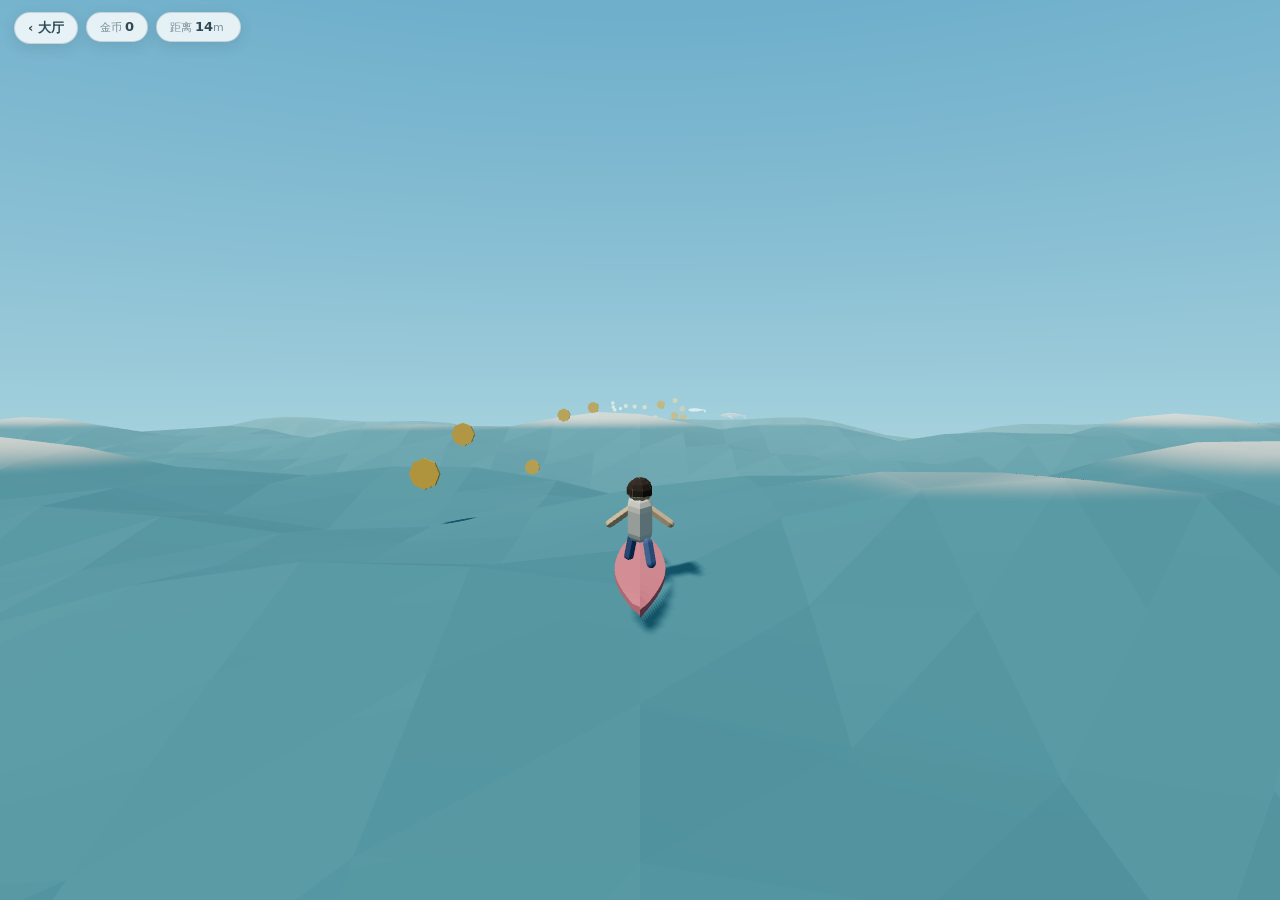
<file: lab/surf-proto.html>
<!DOCTYPE html>
<html lang="zh-CN">
<head>
<meta charset="UTF-8">
<meta name="viewport" content="width=device-width,initial-scale=1,maximum-scale=1,user-scalable=no,viewport-fit=cover">
<meta name="theme-color" content="#9FCEDC">
<title>海上冲浪 · 程序化几何原型</title>
<style>
*{box-sizing:border-box;-webkit-tap-highlight-color:transparent}
html,body{margin:0;padding:0;width:100%;height:100%;overflow:hidden;overscroll-behavior:none;
  background:#9FCEDC;font-family:"PingFang SC","Microsoft YaHei",system-ui,sans-serif;color:#2F4A54}
#c{display:block;width:100%;height:100%;touch-action:none}

.hud{position:fixed;inset:0;z-index:5;pointer-events:none;
  padding:calc(12px + env(safe-area-inset-top)) 14px calc(12px + env(safe-area-inset-bottom))}
.row{display:flex;gap:8px;align-items:flex-start}
.pill{background:rgba(255,255,255,.82);border:1.5px solid rgba(47,74,84,.18);
  border-radius:999px;padding:6px 13px;font-size:13px;font-weight:600;
  box-shadow:0 4px 14px rgba(47,74,84,.14);backdrop-filter:blur(4px);
  font-variant-numeric:tabular-nums;white-space:nowrap}
.pill small{font-weight:500;opacity:.6;font-size:11px;margin-right:3px}
.spacer{flex:1}
.back{pointer-events:auto;text-decoration:none;color:#2F4A54}

.msg{position:absolute;left:0;right:0;top:22%;text-align:center;font-size:15px;
  font-weight:600;color:#fff;text-shadow:0 2px 10px rgba(30,60,70,.55);opacity:0;
  transition:opacity .25s}
.msg.show{opacity:1}

.tip{position:absolute;left:0;right:0;bottom:calc(16px + env(safe-area-inset-bottom));
  text-align:center;font-size:11.5px;color:rgba(255,255,255,.92);
  text-shadow:0 2px 8px rgba(30,60,70,.5);transition:opacity .6s}
.tip.hide{opacity:0}

.over{position:fixed;inset:0;z-index:10;display:flex;align-items:center;justify-content:center;
  background:rgba(30,60,70,.42);backdrop-filter:blur(4px);padding:20px}
.card{width:min(92vw,340px);background:#FFFDF8;border:2px solid #CFE0E5;border-radius:22px;
  padding:22px 20px 18px;text-align:center;box-shadow:0 20px 50px rgba(30,60,70,.3)}
.card h2{margin:0 0 8px;font-size:21px;color:#2F4A54}
.card p{margin:6px 0;font-size:13px;color:#6B8790;line-height:1.7}
.stat{display:flex;gap:9px;margin:14px 0 4px}
.stat div{flex:1;background:#EFF6F8;border-radius:13px;padding:9px 4px}
.stat small{display:block;font-size:10.5px;color:#8FA9B1}
.stat b{font-size:20px;font-variant-numeric:tabular-nums}
.btns{display:flex;gap:9px;margin-top:14px}
.btns button,.btns a{flex:1;border:1.5px solid #A9C5CD;border-radius:999px;padding:11px 0;
  background:#FFFDF8;color:#40606B;font-size:14px;font-weight:600;cursor:pointer;
  text-decoration:none;display:flex;align-items:center;justify-content:center;font-family:inherit}
.btns .go{background:linear-gradient(180deg,#8FC7D8,#5FA6BC);border-color:#4E93A8;color:#fff}
.hide{display:none!important}
.note{font-size:10.5px;color:#9FB4BB;margin-top:10px;letter-spacing:.3px}
</style>
</head>
<body>

<canvas id="c"></canvas>

<div class="hud">
  <div class="row">
    <a class="pill back" href="../index.html">‹ 大厅</a>
    <div class="pill"><small>金币</small><span id="coinNum">0</span></div>
    <div class="pill"><small>距离</small><span id="distNum">0</span><small>m</small></div>
    <div class="spacer"></div>
  </div>
  <div class="msg" id="msg"></div>
  <div class="tip" id="tip">左右滑动或按 ← → 控制方向 · 自动前进</div>
</div>

<div class="over hide" id="over">
  <div class="card">
    <h2 id="overTitle">被鲨鱼追上了</h2>
    <p id="overDesc">再来一次，这次躲远一点</p>
    <div class="stat">
      <div><small>金币</small><b id="overCoin">0</b></div>
      <div><small>距离</small><b id="overDist">0</b></div>
      <div><small>最好</small><b id="overBest">0</b></div>
    </div>
    <div class="btns">
      <a href="../index.html">回大厅</a>
      <button class="go" id="again">再冲一次</button>
    </div>
    <div class="note">原型验证：几何全部由代码生成，无任何模型文件</div>
  </div>
</div>

<script src="vendor/three.min.js"></script>
<script src="../shared/store.js"></script>
<script src="../shared/audio.js"></script>
<script>
(function(){
'use strict';

/* ============================================================
   海上冲浪 · 程序化几何原型
   ------------------------------------------------------------
   这个文件里没有任何模型文件、没有任何贴图。
   海面波浪、冲浪板、冲浪者、鲨鱼、金币——
   全部是运行时用代码算出来的顶点。
   ============================================================ */

/* ------------------------------------------------------------
   1. 波形：一份数据，同时生成 JS 版本和 GLSL 版本
   两边必须用同一个函数，否则冲浪板会陷进浪里或浮在空中
   ------------------------------------------------------------ */
var WAVES = [
  { dx: 0.00, dz: 1.00, len: 24.0, amp: 1.15, spd: 0.60 },   /* 主涌浪 */
  { dx: 0.45, dz: 0.89, len: 14.0, amp: 0.60, spd: 0.92 },
  { dx:-0.62, dz: 0.78, len:  8.5, amp: 0.32, spd: 1.30 },
  { dx: 0.20, dz: 0.98, len:  4.8, amp: 0.16, spd: 1.85 }
];

/* CPU 端：给冲浪板、鲨鱼、金币算水面高度用的就是这一个 */
function waveH(x, z, t){
  var h = 0;
  for(var i = 0; i < WAVES.length; i++){
    var w = WAVES[i];
    h += w.amp * Math.sin((w.dx * x + w.dz * z) * (Math.PI * 2 / w.len) + t * w.spd);
  }
  return h;
}

/* GPU 端：用同一份 WAVES 数据拼出 GLSL，保证两边完全一致 */
function waveGLSL(){
  var s = 'const float TAU = 6.283185307;\n';
  s += 'float waveH(vec2 p, float t){\n  float h = 0.0;\n';
  for(var i = 0; i < WAVES.length; i++){
    var w = WAVES[i];
    s += '  h += ' + w.amp.toFixed(4) + ' * sin((' + w.dx.toFixed(4) + '*p.x + ' +
         w.dz.toFixed(4) + '*p.y) * (TAU/' + w.len.toFixed(4) + ') + t*' + w.spd.toFixed(4) + ');\n';
  }
  s += '  return h;\n}\n';
  return s;
}

/* ------------------------------------------------------------
   2. 调色板：低饱和，颜色像商量过 —— 高级感主要来自这里
   ------------------------------------------------------------ */
var C = {
  sky:     0xA9D2DE,
  fog:     0xDCEFF2,
  skyTop:  0x9BCEE2,
  skyLow:  0xDCEFF2,
  sea:     0x5C9FB4,
  foam:    0xEAF6F6,
  boardTop:0xE68B9C,
  boardBot:0xF3C3CC,
  skin:    0xE8C9A8,
  shirt:   0xF7F4EE,
  pants:   0x5B7FB4,
  hair:    0x4A403A,
  coin:    0xEFC153,
  shark:   0x6E8290,
  sharkBelly:0xC8D6DC
};

/* ------------------------------------------------------------
   3. 场景 / 相机 / 光照
   ------------------------------------------------------------ */
var canvas = document.getElementById('c');
var renderer = new THREE.WebGLRenderer({ canvas: canvas, antialias: true, powerPreference: 'high-performance' });
renderer.setPixelRatio(Math.min(window.devicePixelRatio || 1, 2));
renderer.shadowMap.enabled = true;
renderer.shadowMap.type = THREE.PCFSoftShadowMap;
renderer.toneMapping = THREE.ACESFilmicToneMapping;
renderer.toneMappingExposure = 1.0;

var scene = new THREE.Scene();
/* 天空用一个反面渲染的大球做垂直渐变，比纯色 background 层次好很多。
   fog 用与地平线一致的浅色，远处海面才能无缝融进天空。 */
var skyMat = new THREE.ShaderMaterial({
  side: THREE.BackSide, depthWrite: false, fog: false,
  uniforms: {
    uTop: { value: new THREE.Color(C.skyTop) },
    uLow: { value: new THREE.Color(C.skyLow) }
  },
  vertexShader: 'varying vec3 vP; void main(){ vP = position; gl_Position = projectionMatrix * modelViewMatrix * vec4(position,1.0); }',
  fragmentShader: [
    'uniform vec3 uTop; uniform vec3 uLow; varying vec3 vP;',
    'void main(){',
    '  float h = clamp((normalize(vP).y + 0.12) / 0.85, 0.0, 1.0);',
    '  gl_FragColor = vec4(mix(uLow, uTop, pow(h, 0.75)), 1.0);',
    '}'
  ].join('\n')
});
var skyDome = new THREE.Mesh(new THREE.SphereGeometry(280, 16, 10), skyMat);
skyDome.frustumCulled = false;
skyDome.renderOrder = -1;                 /* 先画天空，再画其他 */
scene.add(skyDome);
/* 兜底背景色与雾色、地平线色一致，避免任何缝隙露出底色 */
scene.background = new THREE.Color(C.skyLow);
scene.fog = new THREE.FogExp2(C.fog, 0.0125);

var camera = new THREE.PerspectiveCamera(58, 1, 0.5, 400);
camera.position.set(0, 4, 12);

/* 两盏灯：天光负责整体柔和，单向光负责方向和阴影 */
var hemi = new THREE.HemisphereLight(0xD8EEF5, 0x6E96A4, 1.00);
scene.add(hemi);

var sun = new THREE.DirectionalLight(0xFFF2DC, 1.85);
sun.position.set(-14, 24, 12);
sun.castShadow = true;
sun.shadow.mapSize.set(1024, 1024);
sun.shadow.camera.left = -20; sun.shadow.camera.right = 20;
sun.shadow.camera.top = 20;   sun.shadow.camera.bottom = -20;
sun.shadow.camera.near = 1;   sun.shadow.camera.far = 80;
sun.shadow.bias = -0.0016;
sun.shadow.normalBias = 0.03;
scene.add(sun);
scene.add(sun.target);

/* ------------------------------------------------------------
   4. 海面：一张平面网格，顶点在着色器里按波形上下位移
   用 flatShading 出低多边形的棱面感，浪尖上再混一点白沫
   ------------------------------------------------------------ */
var SEA_SIZE = 130;         /* 海面网格尺寸 */
var SEA_SEG  = 64;          /* 分段数：64 段 → 每格约 2 米，棱面大小刚好 */

var waveUniforms = {
  uTime:   { value: 0 },
  uOrigin: { value: new THREE.Vector2(0, 0) },
  uFoam:   { value: new THREE.Color(C.foam) }
};

var seaGeo = new THREE.PlaneGeometry(SEA_SIZE, SEA_SIZE, SEA_SEG, SEA_SEG);
seaGeo.rotateX(-Math.PI / 2);          /* 让平面躺平，物体空间就等于世界轴向 */

var seaMat = new THREE.MeshStandardMaterial({
  color: C.sea,
  roughness: 1.0,
  metalness: 0.0,
  flatShading: true
});

seaMat.onBeforeCompile = function(shader){
  shader.uniforms.uTime = waveUniforms.uTime;
  shader.uniforms.uOrigin = waveUniforms.uOrigin;
  shader.uniforms.uFoam = waveUniforms.uFoam;

  /* 插入点如果找不到，说明 Three.js 版本变了，要立刻暴露出来而不是静默失效 */
  if(shader.vertexShader.indexOf('#include <begin_vertex>') < 0 ||
     shader.fragmentShader.indexOf('#include <color_fragment>') < 0){
    console.error('[surf] 着色器插入点没找到，海浪位移不会生效，请检查 three.js 版本');
    return;
  }

  /* 顶点：按世界坐标采样波形，抬高 y。用世界坐标是为了让整片海无缝平铺 */
  shader.vertexShader =
    'uniform float uTime;\nuniform vec2 uOrigin;\nvarying float vWaveH;\n' + waveGLSL() +
    shader.vertexShader.replace(
      '#include <begin_vertex>',
      '#include <begin_vertex>\n' +
      '  vec2 worldXZ = position.xz + uOrigin;\n' +
      '  float wh = waveH(worldXZ, uTime);\n' +
      '  transformed.y += wh;\n' +
      '  vWaveH = wh;'
    );

  /* 片元：浪尖泛白，做出泡沫 */
  shader.fragmentShader =
    'varying float vWaveH;\nuniform vec3 uFoam;\n' +
    shader.fragmentShader.replace(
      '#include <color_fragment>',
      '#include <color_fragment>\n' +
      '  diffuseColor.rgb = mix(diffuseColor.rgb, uFoam, smoothstep(1.32, 2.00, vWaveH));'
    );
};

var sea = new THREE.Mesh(seaGeo, seaMat);
sea.receiveShadow = true;
scene.add(sea);

/* ------------------------------------------------------------
   5. 程序化几何 —— 从这里开始，全是算出来的顶点
   ------------------------------------------------------------ */

/* 5.1 冲浪板：沿长度采样半宽，再绕一圈截面，两头自然收成尖 */
function makeSurfboard(L, W, T){
  var RINGS = 15;        /* 沿长度分几段 */
  var SIDES = 6;         /* 截面几边形 */
  var pos = [], idx = [];

  for(var j = 0; j <= RINGS; j++){
    var u = j / RINGS;                        /* 0 = 板尾，1 = 板头 */
    var halfW = (W / 2) * Math.pow(Math.sin(Math.PI * u), 0.58);
    /* 板头削尖一点，板尾保留宽度 */
    if(u > 0.5) halfW *= 1 - 0.42 * Math.pow((u - 0.5) / 0.5, 2);
    var z = (u - 0.5) * L;

    for(var k = 0; k < SIDES; k++){
      var a = k / SIDES * Math.PI * 2;
      /* 近似椭圆的截面，有点圆弧的板缘 */
      pos.push(halfW * Math.sin(a), (T / 2) * Math.cos(a), z);
    }
  }
  for(var jj = 0; jj < RINGS; jj++){
    for(var kk = 0; kk < SIDES; kk++){
      var a0 = jj * SIDES + kk;
      var a1 = jj * SIDES + (kk + 1) % SIDES;
      var b0 = a0 + SIDES;
      var b1 = a1 + SIDES;
      idx.push(a0, b0, b1, a0, b1, a1);
    }
  }
  var g = new THREE.BufferGeometry();
  g.setAttribute('position', new THREE.Float32BufferAttribute(pos, 3));
  g.setIndex(idx);
  g.computeVertexNormals();
  return g;
}

/* 5.2 鲨鱼：沿身体采样半径轮廓 → 环 → 蒙皮，再挂上背鳍、胸鳍、尾鳍 */
function makeShark(L){
  var RINGS = 10, SIDES = 6, R = L * 0.115;
  var pos = [], idx = [];

  for(var j = 0; j <= RINGS; j++){
    var u = j / RINGS;                                  /* 0 = 吻端，1 = 尾柄 */
    /* 半径轮廓：吻端收尖、身体中前段最粗、尾柄再收细 */
    var r = R * Math.sin(Math.pow(u, 0.78) * Math.PI) * (1 - 0.35 * u);
    r = Math.max(r, 0.012);
    var z = (u - 0.5) * L;
    for(var k = 0; k < SIDES; k++){
      var a = k / SIDES * Math.PI * 2;
      pos.push(Math.sin(a) * r * 0.72, Math.cos(a) * r, z);   /* 侧扁一点 */
    }
  }
  for(var jj = 0; jj < RINGS; jj++){
    for(var kk = 0; kk < SIDES; kk++){
      var a0 = jj * SIDES + kk, a1 = jj * SIDES + (kk + 1) % SIDES;
      idx.push(a0, a0 + SIDES, a1 + SIDES, a0, a1 + SIDES, a1);
    }
  }

  var body = new THREE.BufferGeometry();
  body.setAttribute('position', new THREE.Float32BufferAttribute(pos, 3));
  body.setIndex(idx);
  body.computeVertexNormals();

  /* 三片鳍：每片就是一个三角形，位置直接算出来。
     身体朝向约定：-Z 是吻端（前进方向），+Z 是尾柄。 */
  function fin(p1, p2, p3){
    var g = new THREE.BufferGeometry();
    g.setAttribute('position', new THREE.Float32BufferAttribute(
      [p1[0],p1[1],p1[2], p2[0],p2[1],p2[2], p3[0],p3[1],p3[2]], 3));
    g.setIndex([0,1,2]);
    g.computeVertexNormals();
    return g;
  }
  var dorsal = fin([0,  R*0.9,  L*0.02], [0,  R*3.4,  L*0.13], [0,  R*0.8,  L*0.26]);   /* 背鳍 */
  var tailUp = fin([0,  R*0.5,  L*0.38], [0,  R*3.1,  L*0.56], [0,  R*0.3,  L*0.50]);   /* 上尾鳍 */
  var tailDn = fin([0, -R*0.3,  L*0.38], [0, -R*1.7,  L*0.55], [0,  R*0.2,  L*0.50]);   /* 下尾鳍 */
  var pecL   = fin([-R*0.6, -R*0.15, -L*0.20], [-R*2.7, -R*1.0, -L*0.06], [-R*0.5, R*0.15, -L*0.15]);
  var pecR   = fin([ R*0.6, -R*0.15, -L*0.20], [ R*2.7, -R*1.0, -L*0.06], [ R*0.5, R*0.15, -L*0.15]);

  var mat = new THREE.MeshStandardMaterial({ color: C.shark, roughness: 0.95, metalness: 0, flatShading: true });
  var bellyMat = new THREE.MeshStandardMaterial({ color: C.sharkBelly, roughness: 1, metalness: 0, flatShading: true });

  var g = new THREE.Group();
  g.add(new THREE.Mesh(body, mat));
  g.add(new THREE.Mesh(dorsal, mat));
  g.add(new THREE.Mesh(tailUp, mat));
  g.add(new THREE.Mesh(tailDn, mat));
  g.add(new THREE.Mesh(pecL, bellyMat));
  g.add(new THREE.Mesh(pecR, bellyMat));
  g.traverse(function(o){ if(o.isMesh){ o.castShadow = true; } });
  /* 模型本身已经朝向 -Z，不需要再翻转 */
  return g;
}

/* 5.3 金币：一个八边形圆柱，立起来转 */
function makeCoin(r){
  var g = new THREE.CylinderGeometry(r, r, r * 0.2, 8);
  g.rotateX(Math.PI / 2);          /* 让圆面朝向镜头方向 */
  var mat = new THREE.MeshStandardMaterial({
    color: C.coin, roughness: 0.5, metalness: 0.0, flatShading: true
  });
  var m = new THREE.Mesh(g, mat);
  m.castShadow = true;
  return m;
}

/* 5.4 冲浪者：用胶囊和球体拼，比例夸张一点就可爱 */
function makeSurfer(){
  var skin  = new THREE.MeshStandardMaterial({ color: C.skin,  roughness: 0.95, flatShading: true });
  var shirt = new THREE.MeshStandardMaterial({ color: C.shirt, roughness: 1.0,  flatShading: true });
  var pants = new THREE.MeshStandardMaterial({ color: C.pants, roughness: 1.0,  flatShading: true });
  var hair  = new THREE.MeshStandardMaterial({ color: C.hair,  roughness: 1.0,  flatShading: true });

  var g = new THREE.Group();

  var torso = new THREE.Mesh(new THREE.CapsuleGeometry(0.17, 0.32, 2, 6), shirt);
  torso.position.set(0, 0.60, 0);
  torso.rotation.x = 0.26;                    /* 前倾，像在压低重心 */
  g.add(torso);

  var head = new THREE.Mesh(new THREE.SphereGeometry(0.155, 7, 5), skin);
  head.position.set(0, 0.96, 0.05);
  g.add(head);

  var cap = new THREE.Mesh(new THREE.SphereGeometry(0.163, 7, 4, 0, Math.PI * 2, 0, Math.PI * 0.58), hair);
  cap.position.copy(head.position);
  g.add(cap);

  [1, -1].forEach(function(s){
    var arm = new THREE.Mesh(new THREE.CapsuleGeometry(0.052, 0.30, 2, 5), skin);
    arm.position.set(s * 0.24, 0.63, 0.02);
    arm.rotation.z = s * 0.95;                /* 张开手臂保持平衡 */
    arm.rotation.x = -0.35;
    g.add(arm);
  });
  [1, -1].forEach(function(s){
    /* 前腿屈、后腿撑，一个标准的冲浪站姿 */
    var front = s > 0;
    var leg = new THREE.Mesh(new THREE.CapsuleGeometry(0.062, front ? 0.24 : 0.30, 2, 5), pants);
    leg.position.set(s * 0.115, 0.20, front ? 0.13 : -0.13);
    leg.rotation.x = front ? -0.42 : 0.30;
    leg.rotation.z = s * 0.16;
    g.add(leg);
  });

  g.traverse(function(o){ if(o.isMesh) o.castShadow = true; });
  return g;
}

/* 5.5 组装冲浪板 + 人 */
var boardMesh = new THREE.Mesh(
  makeSurfboard(2.5, 0.72, 0.13),
  new THREE.MeshStandardMaterial({ color: C.boardTop, roughness: 0.85, flatShading: true })
);
boardMesh.castShadow = true;

var rider = makeSurfer();
rider.position.y = 0.06;

var surfer = new THREE.Group();
surfer.add(boardMesh);
surfer.add(rider);
scene.add(surfer);

/* ------------------------------------------------------------
   6. 金币与鲨鱼：对象池，反复回收再利用
   ------------------------------------------------------------ */
var coinPool = [];
for(var i = 0; i < 26; i++){
  var c = makeCoin(0.30);
  c.visible = false;
  scene.add(c);
  coinPool.push({ mesh: c, taken: true });
}

var sharkPool = [];
for(var s = 0; s < 2; s++){
  var sk = makeShark(3.4);
  scene.add(sk);
  sharkPool.push({ mesh: sk, active: false, x: 0, z: 0, dir: 1, speed: 9, phase: 0 });
}

/* ------------------------------------------------------------
   7. 游戏状态与操作
   ------------------------------------------------------------ */
var GAME_ID = 'surf';
var player = { x: 0, z: 0, speed: 15, steer: 0, coin: 0 };
var input = { left: false, right: false, drag: 0 };
var running = false, dead = false;
var elapsed = 0;

function resetGame(){
  player.x = 0; player.z = 0; player.coin = 0; player.speed = 15; player.steer = 0;
  dead = false; running = true; elapsed = 0;
  coinPool.forEach(function(c){ c.taken = true; c.mesh.visible = false; });
  sharkPool.forEach(function(s2){
    s2.active = false; s2.z = -60 - Math.random() * 120;
    s2.dir = Math.random() < 0.5 ? -1 : 1;
    s2.x = s2.dir * (16 + Math.random() * 10);
    s2.speed = 7 + Math.random() * 5;
    s2.phase = Math.random() * 6.28;
  });
  seedCoins();
  document.getElementById('over').classList.add('hide');
  syncHud();
}

/* 金币排成一条起伏的引导线，玩家会不自觉地跟着走 */
var COIN_GAP = 5.4;
function coinLineX(z){ return Math.sin(z * 0.055) * 4.6; }

function seedCoins(){
  var z = player.z - 20;
  for(var i = 0; i < coinPool.length; i++){
    var c = coinPool[i];
    c.taken = false;
    c.mesh.visible = true;
    c.mesh.position.set(coinLineX(z), 0, z);
    c.mesh.userData.spin = Math.random() * 6.28;
    z -= COIN_GAP;
  }
}

/* 回收时挂到队尾，而不是固定位移——固定位移会让金币叠在一起 */
function recycleCoin(m){
  var minZ = Infinity;
  for(var i = 0; i < coinPool.length; i++){
    var z = coinPool[i].mesh.position.z;
    if(z < minZ) minZ = z;
  }
  m.position.z = minZ - COIN_GAP;
  m.position.x = coinLineX(m.position.z);
}

function syncHud(){
  document.getElementById('coinNum').textContent = player.coin;
  document.getElementById('distNum').textContent = Math.max(0, Math.floor(-player.z));
}

var msgEl = document.getElementById('msg');
var msgTimer = null;
function say(text, hold){
  msgEl.textContent = text;
  msgEl.classList.add('show');
  if(msgTimer) clearTimeout(msgTimer);
  msgTimer = setTimeout(function(){ msgEl.classList.remove('show'); }, hold || 900);
}

/* 键盘 */
document.addEventListener('keydown', function(e){
  if(e.key === 'ArrowLeft' || e.key === 'a' || e.key === 'A') input.left = true;
  if(e.key === 'ArrowRight' || e.key === 'd' || e.key === 'D') input.right = true;
});
document.addEventListener('keyup', function(e){
  if(e.key === 'ArrowLeft' || e.key === 'a' || e.key === 'A') input.left = false;
  if(e.key === 'ArrowRight' || e.key === 'd' || e.key === 'D') input.right = false;
});

/* 触屏：左右拖动 */
var dragStart = null;
canvas.addEventListener('pointerdown', function(e){ dragStart = e.clientX; });
canvas.addEventListener('pointermove', function(e){
  if(dragStart === null) return;
  input.drag = Math.max(-1, Math.min(1, (e.clientX - dragStart) / 60));
  e.preventDefault();
});
function endDrag(){ dragStart = null; input.drag = 0; }
canvas.addEventListener('pointerup', endDrag);
canvas.addEventListener('pointercancel', endDrag);
canvas.addEventListener('pointerleave', endDrag);

function updateSteer(dt){
  var want = 0;
  if(input.left) want -= 1;
  if(input.right) want += 1;
  if(!want && input.drag) want = input.drag;
  /* 平滑过渡，别让板瞬间横过来 */
  player.steer += (want - player.steer) * Math.min(1, dt * 9);
  player.x += player.steer * dt * 11;
  player.x = Math.max(-15, Math.min(15, player.x));
}

/* ------------------------------------------------------------
   8. 每帧更新
   ------------------------------------------------------------ */
/* --- 相机：跟在板后上方，带一点延迟和横移，冲浪感主要来自这里 ---
   instant = true 时直接落到目标位置，自动化截图用得上 */
function placeCamera(dt, instant){
  var px = player.x, pz = player.z;
  var hHere = waveH(px, pz, elapsed);
  var camX = px * 0.55;
  var kx = instant ? 1 : Math.min(1, dt * 3.2);
  var ky = instant ? 1 : Math.min(1, dt * 3.0);
  var kz = instant ? 1 : Math.min(1, dt * 4.5);
  /* 配镜参数是按画面构图画出来的，不是试出来的：
     纵向 FOV 58°，希望地平线落在画面三分之一、冲浪板落在三分之二。
     地平线俯角约 2.6° → 注视点俯角 12.5° → 相机高出水面 3.0 米、退后 7.2 米。 */
  camera.position.x += (camX - camera.position.x) * kx;
  camera.position.y += (hHere + 3.00 - camera.position.y) * ky;
  camera.position.z += (pz + 7.20 - camera.position.z) * kz;
  camera.lookAt(camX, hHere + 1.00, pz - 9);
}

function update(dt){
  elapsed += dt;

  if(running && !dead){
    player.speed = Math.min(26, player.speed + dt * 0.55);   /* 越冲越快 */
    player.z -= player.speed * dt;
    updateSteer(dt);
    syncHud();
  }

  /* --- 海面：跟着玩家平移，步进取整保证波形在世界里不动 --- */
  sea.position.x = Math.round(player.x / SEA_SIZE) * SEA_SIZE;
  sea.position.z = Math.round(player.z / SEA_SIZE) * SEA_SIZE;
  waveUniforms.uOrigin.value.set(sea.position.x, sea.position.z);
  waveUniforms.uTime.value = elapsed;

  /* --- 冲浪板贴着浪面：CPU 用同一套波形算高度和前后坡度 --- */
  var px = player.x, pz = player.z;
  var hHere = waveH(px, pz, elapsed);
  var hFront = waveH(px, pz - 0.9, elapsed);
  var hBack  = waveH(px, pz + 0.9, elapsed);

  surfer.position.set(px, hHere + 0.10, pz);
  surfer.rotation.x = Math.atan2(hFront - hBack, 1.8) * 0.85;   /* 顺浪下坡 */
  surfer.rotation.z = -player.steer * 0.42;                     /* 转向时压板 */
  surfer.rotation.y = -player.steer * 0.20;
  rider.rotation.z = player.steer * 0.16;

  /* --- 金币：回收再往前抛，永远在玩家前方 --- */
  coinPool.forEach(function(c){
    var m = c.mesh;
    m.rotation.y += dt * 3.2;
    m.position.y = waveH(m.position.x, m.position.z, elapsed) + 1.05 + Math.sin(elapsed * 2 + m.userData.spin) * 0.12;
    if(c.taken) return;

    if(m.position.z > pz + 26){
      recycleCoin(m);
    }
    var dx = m.position.x - px, dz = m.position.z - pz;
    if(dx * dx + dz * dz < 1.7){
      c.taken = true; m.visible = false;
      player.coin++;
      GameAudio.sfx('pop', player.coin);
      syncHud();
      if(player.coin % 10 === 0) say('金币 ' + player.coin + '！', 700);
    }
  });

  /* --- 鲨鱼：从侧面横穿，有足够的反应时间 --- */
  sharkPool.forEach(function(s2){
    if(!s2.active){
      if(-s2.z - (-pz) < 0) s2.z = pz - (70 + Math.random() * 90);
      if(s2.z > pz - 40) return;
      s2.active = true;
      s2.dir = Math.random() < 0.5 ? -1 : 1;
      s2.x = s2.dir * (17 + Math.random() * 8);
      s2.speed = 8 + Math.random() * 5;
    }
    s2.x -= s2.dir * s2.speed * dt;
    var body = s2.mesh;
    body.position.set(s2.x, waveH(s2.x, s2.z, elapsed) - 0.35, s2.z);
    /* 模型朝 -Z：往 -X 游要转 +90°，往 +X 游转 -90°，再叠一点摆尾的偏航 */
    var baseYaw = s2.dir > 0 ? Math.PI / 2 : -Math.PI / 2;
    body.rotation.y = baseYaw + Math.sin(elapsed * 4.2 + s2.phase) * 0.20;
    body.rotation.z = Math.sin(elapsed * 2.4 + s2.phase) * 0.14;

    if(Math.abs(s2.x) > 28) s2.active = false;

    if(!dead){
      var ddx = body.position.x - px, ddz = body.position.z - pz;
      if(ddx * ddx + ddz * ddz < 2.6) onCrash();
    }
  });

  /* --- 相机与阴影 --- */
  placeCamera(dt, false);

  skyDome.position.set(camera.position.x, 0, camera.position.z);
  sun.position.set(px - 15, 26, pz + 13);
  sun.target.position.set(px, 0, pz);
  sun.target.updateMatrixWorld();
}

function onCrash(){
  if(dead) return;
  dead = true; running = false;
  GameAudio.sfx('lose');
  if(navigator.vibrate) navigator.vibrate([40, 60, 90]);
  say('被咬到了！', 900);

  var best = Store.get('surfBest', 0);
  var isNew = player.coin > best;
  if(isNew) Store.set('surfBest', player.coin);

  document.getElementById('overCoin').textContent = player.coin;
  document.getElementById('overDist').textContent = Math.floor(-player.z);
  document.getElementById('overBest').textContent = Math.max(best, player.coin);
  document.getElementById('overTitle').textContent = isNew ? '新纪录！' : '被鲨鱼追上了';
  document.getElementById('overDesc').textContent = isNew
    ? '这轮金币刷得不错，再来一把？'
    : '再来一次，这次躲远一点';
  setTimeout(function(){ document.getElementById('over').classList.remove('hide'); }, 700);
}

document.getElementById('again').addEventListener('click', function(){
  GameAudio.unlock(); GameAudio.sfx('ui');
  resetGame();
});

/* ------------------------------------------------------------
   9. 主循环
   ------------------------------------------------------------ */
function resize(){
  var w = window.innerWidth, h = window.innerHeight;
  renderer.setSize(w, h, false);
  camera.aspect = w / h;
  camera.updateProjectionMatrix();
}
window.addEventListener('resize', resize);
window.addEventListener('orientationchange', function(){ setTimeout(resize, 250); });
resize();

var last = performance.now();
function loop(now){
  var dt = Math.min(0.05, (now - last) / 1000);
  last = now;
  update(dt);
  renderer.render(scene, camera);
  requestAnimationFrame(loop);
}

GameAudio.autoUnlock();
resetGame();
requestAnimationFrame(loop);

/* 首次触摸隐藏操作提示 */
setTimeout(function(){ document.getElementById('tip').classList.add('hide'); }, 6000);
window.addEventListener('pointerdown', function once(){
  document.getElementById('tip').classList.add('hide');
  window.removeEventListener('pointerdown', once);
});

/* 暴露给自动化测试用 */
window.__surf = {
  ready: true,
  state: function(){
    var v = new THREE.Vector3();
    surfer.getWorldPosition(v);
    v.project(camera);
    return {
      coin: player.coin,
      dist: Math.floor(-player.z),
      dead: dead,
      sharks: sharkPool.filter(function(s2){ return s2.active; }).length,
      coinsVisible: coinPool.filter(function(c){ return !c.taken; }).length,
      tris: renderer.info.render.triangles,
      calls: renderer.info.render.calls,
      cam: [ +camera.position.x.toFixed(2), +camera.position.y.toFixed(2), +camera.position.z.toFixed(2) ],
      surfer: [ +surfer.position.x.toFixed(2), +surfer.position.y.toFixed(2), +surfer.position.z.toFixed(2) ],
      camDist: +camera.position.distanceTo(surfer.position).toFixed(2),
      /* 冲浪板投影到屏幕的归一化坐标，0.5/0.5 是画面正中 */
      screen: [ +((v.x * 0.5 + 0.5)).toFixed(3), +((-v.y * 0.5 + 0.5)).toFixed(3) ],
      screenSize: +(viewSize(surfer.position)).toFixed(3)
    };
  },
  player: player,
  reset: resetGame,
  snap: function(){ placeCamera(0, true); },
  tick: function(dt){ update(dt || 0.016); renderer.render(scene, camera); },

  /* 自动化截图用：摆到一个好看的中段状态，并暂时清空鲨鱼 */
  photo: function(z, coin, x){
    dead = false; running = true;
    player.z = z; player.coin = coin;
    player.x = (x === undefined) ? 1.6 : x;
    player.speed = 21; player.steer = 0.26;
    sharkPool.forEach(function(s2){ s2.active = false; s2.z = z - 300; });
    for(var i = 0; i < 40; i++) update(0.016);
    placeCamera(0, true);
    renderer.render(scene, camera);
    syncHud();
    return window.__surf.state();
  }
};

/* 估算某点处画面的世界高度，用来判断主角在屏幕上占多大 */
function viewSize(pos){
  var d = camera.position.distanceTo(pos);
  return 2 * d * Math.tan(camera.fov * Math.PI / 360);
}
})();
</script>
</body>
</html>
</file>
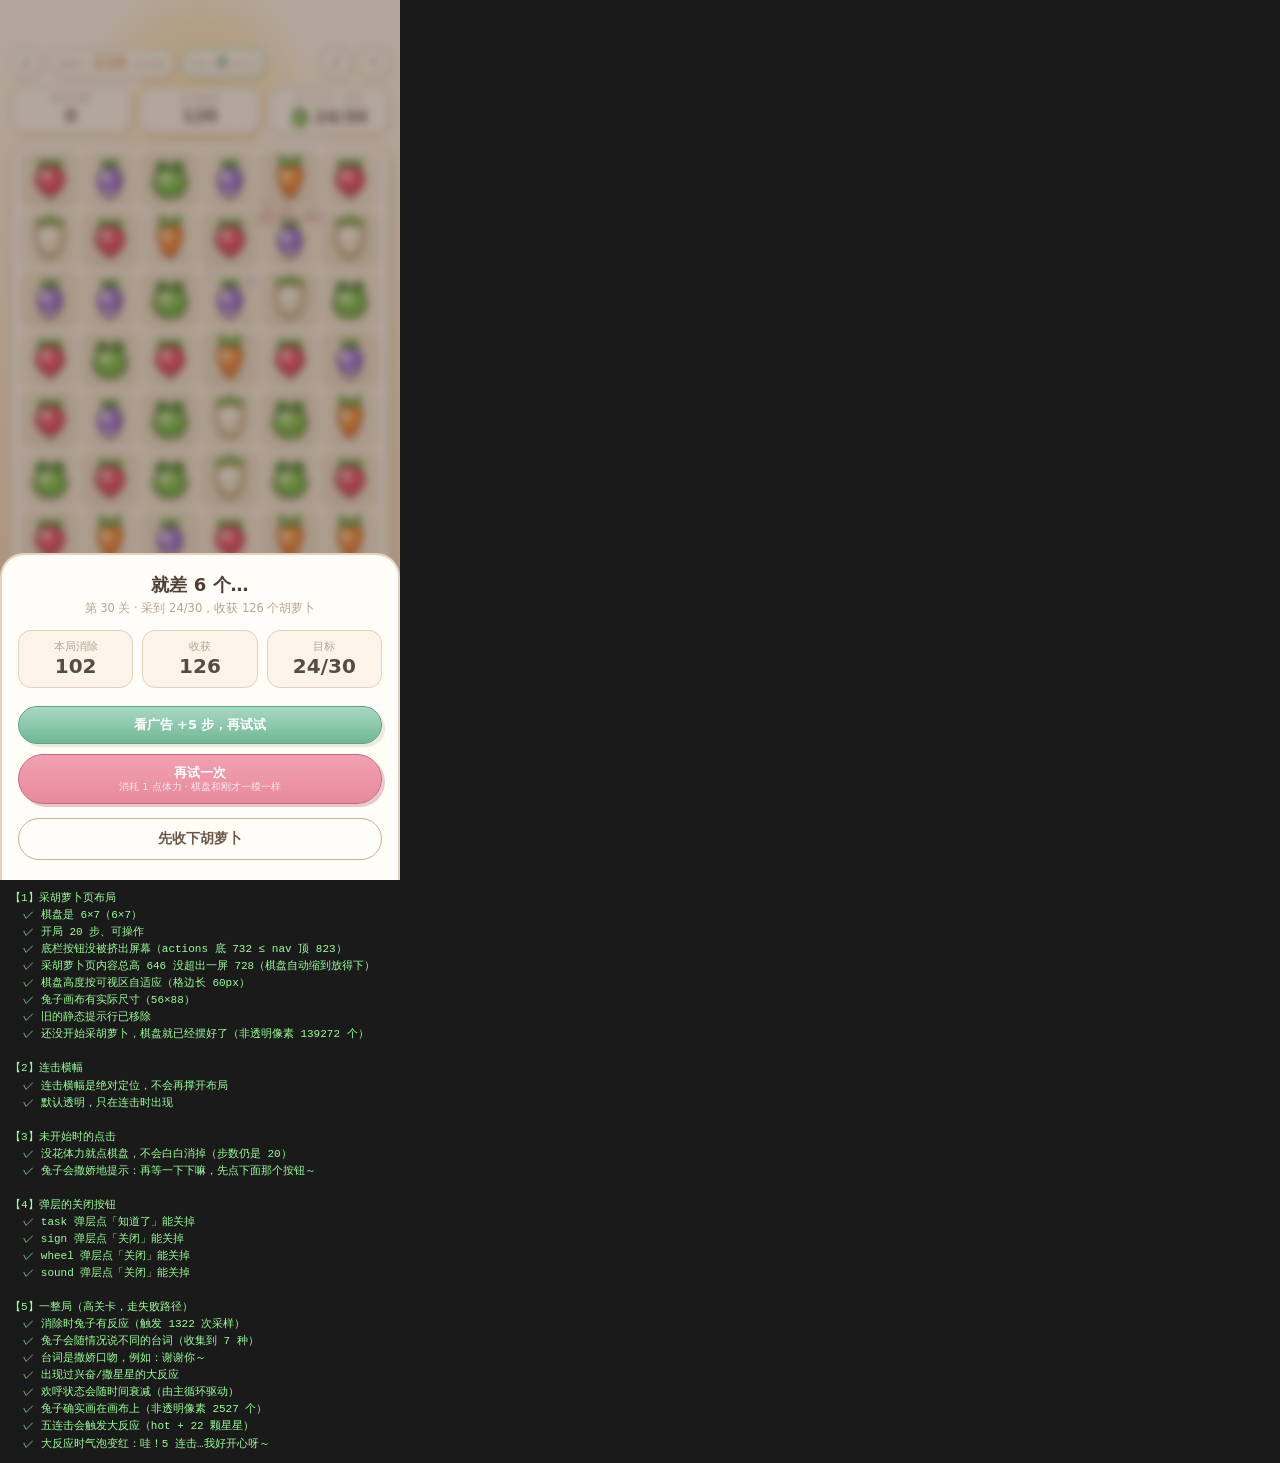
<file: tests/closet-regression.html>
<!DOCTYPE html>
<html lang="zh-CN"><head><meta charset="utf-8"><style>
html,body{margin:0;background:#1a1a1a}
iframe{border:0;display:block;background:#fff}
#out{color:#9f9;font:11px/1.55 monospace;padding:10px;white-space:pre-wrap;max-width:1200px}
</style></head>
<body>
<iframe id="f" src="/games/bunnycloset.html" width="400" height="880"></iframe>
<div id="out">waiting</div>
<script>
const out = [];
const O = () => document.getElementById('out');
function log(s){ out.push(s); O().textContent = out.join('\n'); }
const sleep = ms => new Promise(r => setTimeout(r, ms));

(async function(){
  window.onerror = function(msg, src, line, col){
    log('!! 运行时错误: ' + msg + ' @' + line + ':' + col);
    O().textContent = 'RESULT ERROR\n' + out.join('\n');
  };
  try{
  const f = document.getElementById('f');
  let w = f.contentWindow;

  for(let i = 0; i < 600 && !(w.__closet && w.__closet.m3()); i++) await sleep(25);
  if(!w.__closet) { log('✗ 游戏没起来'); return; }
  /* 必须等导航完成后再取 document：加载前拿到的还是 about:blank */
  const d = w.document;

  const C = w.__closet, m3 = C.m3();
  let pass = 0, fail = 0;
  const ok = (c, m) => { if(c){ pass++; log('  ✓ ' + m); } else { fail++; log('  ✗ ' + m); } };

  /* 立刻挂上振荡器计数：无头环境下音频时钟不随虚拟时间推进，
     「stepIdx 有没有涨」测不出真相，数实际创建的振荡器才靠谱 */
  let oscCount = 0, oscAtFirstUnlock = -1;
  const AC = (w.AudioContext || w.webkitAudioContext);
  if(AC && AC.prototype){
    const orig = AC.prototype.createOscillator;
    AC.prototype.createOscillator = function(){ oscCount++; return orig.apply(this, arguments); };
  }

  /* ---------------- 工具 ---------------- */
  const cv = d.getElementById('m3');
  function pt(cell){
    const r = cv.getBoundingClientRect(), CS = m3.state().cell;
    return { x: r.left + cell.c * CS + CS / 2, y: r.top + cell.r * CS + CS / 2 };
  }
  function drag(a, b){
    const p1 = pt(a), p2 = pt(b);
    const mk = (t, p, buttons) => new w.PointerEvent(t, {
      bubbles:true, cancelable:true, clientX:p.x, clientY:p.y,
      pointerId:1, isPrimary:true, pointerType:'touch', button:0, buttons:buttons });
    cv.dispatchEvent(mk('pointerdown', p1, 1));
    cv.dispatchEvent(mk('pointermove', p2, 1));
    cv.dispatchEvent(mk('pointerup', p2, 0));
  }
  function settle(){
    let n = 0;
    while(n < 1200){
      const p = m3.state().phase;
      if(p === 'idle' || p === 'end') break;
      m3.tick(1 / 60); n++;
    }
    return n;
  }
  function playRound(maxMoves){
    const seen = { cheer:0, hot:0, spark:0, said:[] };
    for(let i = 0; i < (maxMoves || 60); i++){
      const st = m3.state();
      if(st.phase === 'end' || st.moves <= 0) break;
      /* 关卡制：目标达成立刻过关，别再往一个已经关掉的棋盘上送交换 */
      if(!C.state().round.playing || C.sheetOpen()) break;
      const mv = m3.findMove();
      if(!mv) break;
      drag({ r:mv.r1, c:mv.c1 }, { r:mv.r2, c:mv.c2 });
      let n = 0;
      while(n < 1200){
        const p = m3.state().phase;
        if(p === 'idle' || p === 'end') break;
        m3.tick(1 / 60); n++;
        const b = C.buddy();
        if(b.cheer > 0) seen.cheer++;
        if(b.hot > 0) seen.hot++;
        if(b.spark > 0) seen.spark++;
        if(b.say && seen.said.indexOf(b.say) < 0) seen.said.push(b.say);
      }
      settle();
    }
    return seen;
  }
  const $ = sel => d.querySelector(sel);
  const click = sel => { const e = $(sel); if(e) e.click(); return !!e; };

  /* ---------------- 1. 劳作页布局与棋盘 ---------------- */
  log('【1】采胡萝卜页布局');
  C.switchView('work');
  await sleep(120);
  const st0 = m3.state();
  ok(st0.cols === 6 && st0.rows === 7, '棋盘是 6×7（' + st0.cols + '×' + st0.rows + '）');
  ok(st0.moves === 20 && st0.phase === 'idle', '开局 20 步、可操作');
  const vw = d.getElementById('viewWork');
  const vr = vw.getBoundingClientRect();
  const actR = d.querySelector('#viewWork .actions').getBoundingClientRect();
  const navTop = d.querySelector('.nav').getBoundingClientRect().top;
  ok(actR.height > 0 && actR.bottom <= navTop + 1,
     '底栏按钮没被挤出屏幕（actions 底 ' + Math.round(actR.bottom) + ' ≤ nav 顶 ' + Math.round(navTop) + '）');
  let contentH = 8 * 3;
  for(const el of vw.children) contentH += el.getBoundingClientRect().height;
  ok(contentH <= vr.height + 1,
     '采胡萝卜页内容总高 ' + Math.round(contentH) + ' 没超出一屏 ' + Math.round(vr.height) + '（棋盘自动缩到放得下）');
  ok(m3.state().cell * 7 + 20 <= vr.height, '棋盘高度按可视区自适应（格边长 ' + m3.state().cell + 'px）');
  const buddyBox = d.getElementById('buddy').getBoundingClientRect();
  ok(buddyBox.width > 40 && buddyBox.height > 40,
     '兔子画布有实际尺寸（' + Math.round(buddyBox.width) + '×' + Math.round(buddyBox.height) + '）');
  ok(d.querySelector('.workTip') === null, '旧的静态提示行已移除');
  /* 未开始时也要把盘面画出来，否则玩家进来只看到一块空白 */
  const mcv = d.getElementById('m3'), mg = mcv.getContext('2d');
  const mp = mg.getImageData(0, 0, mcv.width, mcv.height).data;
  let mfilled = 0;
  for(let i = 3; i < mp.length; i += 4) if(mp[i] > 8) mfilled++;
  ok(mfilled > 5000, '还没开始采胡萝卜，棋盘就已经摆好了（非透明像素 ' + mfilled + ' 个）');

  /* ---------------- 2. 连击横幅有样式了 ---------------- */
  log('');
  log('【2】连击横幅');
  const comboStyle = w.getComputedStyle(d.getElementById('combo'));
  ok(comboStyle.position === 'absolute', '连击横幅是绝对定位，不会再撑开布局');
  ok(comboStyle.opacity === '0', '默认透明，只在连击时出现');

  /* ---------------- 3. 没开始就点棋盘 ---------------- */
  log('');
  log('【3】未开始时的点击');
  const before3 = m3.state().moves;
  const mv0 = m3.findMove();
  drag({ r:mv0.r1, c:mv0.c1 }, { r:mv0.r2, c:mv0.c2 });
  settle();
  ok(m3.state().moves === before3, '没花体力就点棋盘，不会白白消掉（步数仍是 ' + before3 + '）');
  ok(C.buddy().say.indexOf('按钮') >= 0, '兔子会撒娇地提示：' + C.buddy().say);
  /* 第一次真实交互会解锁音频：这一刻 BGM 应该立刻合成出第一小节 */
  await sleep(200);
  oscAtFirstUnlock = oscCount;

  /* ---------------- 4. 弹层关闭按钮 ---------------- */
  log('');
  log('【4】弹层的关闭按钮');
  for(const name of ['task', 'sign', 'wheel', 'sound']){
    C.sheets[name]();
    const opened = C.sheetOpen();
    const btn = $('#sheet [data-close]');
    const label = btn ? btn.textContent.trim() : '(没有)';
    if(btn) btn.click();
    ok(opened && !C.sheetOpen(), name + ' 弹层点「' + label + '」能关掉');
  }

  /* ---------------- 5. 打一局，看兔子反应与结算 ---------------- */
  log('');
  log('【5】一整局（高关卡，走失败路径）');
  C.S.level = 30;                     /* 目标 30 个，20 多步内采不满，走失败路径 */
  const c0 = C.S.carrots;
  C.startRound();
  await sleep(60);
  const seen = playRound();
  C.S.level = 1;                      /* 恢复，后面的过关测试用 */

  ok(seen.cheer > 0, '消除时兔子有反应（触发 ' + seen.cheer + ' 次采样）');
  ok(seen.said.length >= 3, '兔子会随情况说不同的台词（收集到 ' + seen.said.length + ' 种）');
  const cute = seen.said.filter(s => /谢谢你|连着采到|一下这么多|已经|乖乖/.test(s));
  ok(cute.length > 0, '台词是撒娇口吻，例如：' + (cute[0] || '（没采到）'));
  ok(seen.hot > 0 || seen.spark > 0, '出现过兴奋/撒星星的大反应');
  const cheerBefore = C.buddy().cheer;
  C.tickBuddy(1.2);
  ok(C.buddy().cheer < cheerBefore || cheerBefore === 0, '欢呼状态会随时间衰减（由主循环驱动）');
  const bcv = d.getElementById('buddy'), bg = bcv.getContext('2d');
  const px = bg.getImageData(0, 0, bcv.width, bcv.height).data;
  let solid = 0;
  for(let i = 3; i < px.length; i += 4) if(px[i] > 8) solid++;
  ok(solid > 300, '兔子确实画在画布上（非透明像素 ' + solid + ' 个）');

  C.buddyCheer({ combo:5, cleared:6, gain:30 });
  C.tickBuddy(0.016);
  const bHot = C.buddy();
  ok(bHot.hot > 0 && bHot.spark > 0, '五连击会触发大反应（hot + ' + bHot.spark + ' 颗星星）');
  ok(bHot.say.indexOf('连击') >= 0 && bHot.hotClass, '大反应时气泡变红：' + bHot.say);

  const gained1 = C.state().round.gained;
  const total1 = m3.state().cleared;
  await sleep(900);                   /* 过关面板有 750ms 的延迟，等它落定 */
  ok(C.sheetOpen(), '步数用完后弹出了结算面板');
  const txt = C.sheetText();
  ok(txt.indexOf('undefined') < 0, '结算面板里没有 undefined（实际文案已修好）');
  ok(/就差|过关啦/.test(txt), '面板标题符合关卡语境：' + txt.slice(0, 18));
  ok(txt.indexOf(String(total1)) >= 0 && txt.indexOf(String(gained1)) >= 0,
     '结算数字正确：消掉 ' + total1 + ' 个、收获 ' + gained1 + ' 个');

  /* 结算卡片与小游戏里的「盲盒」章节共用了 .box 这个类名，
     盲盒那套固定 170×170 + 抖动动画曾经把结算卡片整个带歪 */
  const rbox = d.querySelector('#sheet .resultRow .box');
  const rbr = rbox.getBoundingClientRect();
  const rsm = rbox.querySelector('small').getBoundingClientRect();
  const rbb = rbox.querySelector('b').getBoundingClientRect();
  const ranim = w.getComputedStyle(rbox).animationName;
  ok(rbr.height < 90 && rbr.height > 30,
     '结算卡片高度正常（' + Math.round(rbr.height) + 'px，不是被撑成的 170px）');
  ok(rbb.top >= rsm.bottom - 2, '结算卡片里标签和数字是上下排列的');
  ok(ranim === 'none', '结算卡片没继承盲盒的抖动动画（animation-name=' + ranim + '）');

  /* ---------------- 6. 过关：星级、奖励、推进 ---------------- */
  log('');
  log('【6】过关路径');
  C.closeSheet();                     /* 第 5 节的结算面板还开着，先关掉 */
  await sleep(60);
  C.startRound();
  await sleep(60);
  playRound();
  await sleep(1000);                  /* 过关面板延迟 750ms */
  ok(C.sheetOpen(), '达标后弹出过关面板');
  const wtxt = C.sheetText();
  ok(wtxt.indexOf('过关啦') >= 0, '过关面板有星级与奖励');
  const li = C.levelInfo();
  ok(li.stars && li.stars[1] >= 1, '第 1 关记了星级：' + JSON.stringify(li.stars));
  ok(C.S.level === 2, '关卡推进到第 2 关');
  ok(li.bonus > 0, '过关奖励已算好（+' + li.bonus + '，含剩余步数折算）');
  const c1 = C.S.carrots;
  const gw = C.state().round.gained;
  click('#sheet [data-close]');
  await sleep(30);
  ok(!C.sheetOpen(), '面板已关闭');
  ok(Math.round(C.S.carrots - c1) === gw + li.bonus,
     '收获与过关奖一起结清（' + gw + ' + ' + li.bonus + '）');

  /* ---------------- 7. 关掉面板也不能吞掉收获 ---------------- */
  log('');
  log('【7】中途关掉结算面板');
  C.startRound();
  await sleep(60);
  playRound();
  await sleep(1000);                  /* 若过关，等面板弹出 */
  const g2 = C.state().round.gained + (C.state().round.bonus || 0);
  const c2 = C.S.carrots;
  const closed = click('#sheet [data-close]');
  await sleep(30);
  ok(closed && !C.sheetOpen(), '「先收下胡萝卜 / 先回衣橱」能关掉结算面板');
  ok(Math.round(C.S.carrots - c2) === g2, '关掉面板也照样结清 ' + g2 + ' 个胡萝卜（实际 +' +
     Math.round(C.S.carrots - c2) + '）');

  /* ---------------- 8. 转盘关掉后不该自己弹回来 ---------------- */
  log('');
  log('【8】转盘');
  C.sheets.wheel();
  await sleep(40);
  const spun = click('#spinFree');
  await sleep(60);
  click('#sheet [data-close]');
  const closedAt = Date.now();
  ok(!C.sheetOpen(), '转的过程中可以关掉转盘');
  await sleep(5200);
  ok(!C.sheetOpen(), '等到转完，转盘面板不会自己弹回来（修好了）');

  /* ---------------- 9. 音乐 ---------------- */
  log('');
  log('【9】音乐');
  const a1 = w.GameAudio.debug();
  ok(a1.state === 'running', '音频上下文已启动（state=' + a1.state + '）');
  ok(a1.musicOn === true && a1.running === true, '八音盒 BGM 已开始调度');
  ok(a1.stepIdx >= 1, 'BGM 已经排过音符（step=' + a1.stepIdx + '）');
  ok(oscAtFirstUnlock >= 4,
     '第一次交互就合成出 ' + oscAtFirstUnlock + ' 个音（和声垫与低音），音乐是真的在响');
  C.sheets.sound();
  await sleep(40);
  ok(!!$('#swMusic') && $('#swMusic').classList.contains('on'), '声音面板里音乐开关默认是开的');
  ok(!!$('#swSfx') && $('#swSfx').classList.contains('on'), '音效开关默认是开的');
  click('#sheet [data-close]');
  await sleep(60);
  /* 关掉音乐要真的停 */
  C.sheets.sound();
  await sleep(30);
  click('#swMusic');
  await sleep(120);
  const a3 = w.GameAudio.debug();
  ok(a3.musicOn === false && a3.running === false, '音乐开关能关掉，调度器也停了');
  C.sheets.sound();
  await sleep(30);
  click('#swMusic');
  await sleep(120);
  const a4 = w.GameAudio.debug();
  ok(a4.musicOn === true && a4.running === true, '再打开能恢复播放');
  const before4 = oscCount;
  C.sheets.sound();
  await sleep(30);
  click('#swSfx');
  await sleep(60);
  click('#swSfx');
  await sleep(60);
  ok(oscCount > before4, '音效开关也能正常出声（新增 ' + (oscCount - before4) + ' 个音）');
  click('#sheet [data-close]');

  /* ---------------- 10. 不同屏幕尺寸下的排版 ---------------- */
  log('');
  log('【10】不同尺寸的排版');
  for(const [wpx, hpx] of [[360, 780], [390, 844], [430, 932]]){
    f.width = wpx; f.height = hpx;
    await sleep(200);
    const cellNatural = m3.state().cell;
    /* 无头环境下改 iframe 尺寸不一定触发 resize 事件，显式派发一次，
       验证的才是游戏自己的重算逻辑 */
    w.dispatchEvent(new w.Event('resize'));
    await sleep(250);
    const cellAfter = m3.state().cell;
    const top = d.querySelector('.top');
    const tr = top.getBoundingClientRect();
    let wrapped = [];
    for(const pill of top.querySelectorAll('.pill')){
      const sm = pill.querySelector('small'), b = pill.querySelector('b');
      if(!sm || !b) continue;
      const r1 = sm.getBoundingClientRect(), r2 = b.getBoundingClientRect();
      if(Math.abs((r1.top + r1.height / 2) - (r2.top + r2.height / 2)) > 6) wrapped.push(sm.textContent);
    }
    const lastR = top.lastElementChild.getBoundingClientRect();
    const vw2 = d.getElementById('viewWork');
    let contentH2 = 8 * 3;
    for(const el of vw2.children) contentH2 += el.getBoundingClientRect().height;
    const boardBottom = d.querySelector('#viewWork .actions').getBoundingClientRect().bottom;
    const navT = d.querySelector('.nav').getBoundingClientRect().top;
    const bud = d.getElementById('buddy').getBoundingClientRect();
    const okAll = wrapped.length === 0 && lastR.right <= tr.right + 1 &&
                  contentH2 <= vw2.getBoundingClientRect().height + 1 &&
                  boardBottom <= navT + 1 && bud.height >= 80 &&
                  d.documentElement.clientWidth === wpx;
    ok(okAll, wpx + '×' + hpx + ' 排版正常：顶栏不换行 ' + (wrapped.length === 0) +
       '、右侧按钮不出界 ' + (lastR.right <= tr.right + 1) +
       '、内容 ' + Math.round(contentH2) + '≤' + Math.round(vw2.getBoundingClientRect().height) +
       '、底栏 ' + Math.round(boardBottom) + '≤' + Math.round(navT) +
       '、兔子 ' + Math.round(bud.width) + '×' + Math.round(bud.height) +
       '、格边长 ' + cellNatural + '→' + cellAfter + 'px');
  }

  /* ---------------- 11. 用词 · 兔子着装 · 体力补给 ---------------- */
  log('');
  log('【11】用词 · 兔子着装 · 体力补给');

  const pageHtml = d.documentElement.outerHTML;
  ok(pageHtml.indexOf('劳作') < 0, '界面上不再出现「劳作」这个词');
  ok(pageHtml.indexOf('采胡萝卜') >= 0, '换成了「采胡萝卜」');
  ok(pageHtml.indexOf('辛苦') < 0 && pageHtml.indexOf('加油') < 0,
     '台词里没有会让人觉得在使唤人的说法');

  /* 兔子穿的是玩家在衣橱里配的那一套 */
  const bcv2 = d.getElementById('buddy');
  function buddyHash(){
    C.tickBuddy(0.016);
    const u = bcv2.toDataURL();
    let h = 0;
    for(let i = 0; i < u.length; i++) h = (h * 31 + u.charCodeAt(i)) | 0;
    return h;
  }
  C.S.worn.hat = null; C.S.worn.cloth = null; C.S.worn.acc = null;
  const bare = buddyHash();
  C.S.worn.hat = 'h_crown'; C.S.worn.cloth = 'c_overall';
  const dressed = buddyHash();
  ok(bare !== dressed, '换上衣橱里的搭配后围观画布确实变了（兔子穿上衣服了）');
  C.S.worn.acc = 'a_wing';
  const winged = buddyHash();
  ok(winged !== dressed, '再加「小翅膀」也画得出来（翅膀横向最宽，没被画布切掉）');

  /* 比例：围观条让出高度，棋盘吃满宽度 */
  const bsz = bcv2.getBoundingClientRect();
  const mcv2 = d.getElementById('m3');
  const cell = m3.state().cell;
  ok(bsz.height >= 80 && bsz.height <= 95,
     '围观条高度合适（' + Math.round(bsz.height) + 'px）');
  ok(bsz.width <= 60, '围观画布贴着兔子收窄（' + Math.round(bsz.width) + 'px，之前 70 里兔子只占 38）');
  ok(cell >= 52, '棋盘没被围观条挤小（格边长 ' + cell + 'px）');

  /* 体力补给：6 个广告点位里唯一原本没有入口的那个 */
  const enPill = d.getElementById('btnEnergy');
  ok(!!enPill && enPill.tagName === 'BUTTON', '体力胶囊是按钮，点得动');
  C.S.energy = 0; C.S.energyAdUsed = 0; C.render();
  enPill.click();
  await sleep(80);
  const eInfo = C.energy();
  ok(C.sheetOpen() && C.sheetText().indexOf('体力') >= 0, '点体力胶囊能打开补给面板');
  ok(C.sheetText().indexOf('分钟') >= 0, '面板里说明了自动恢复时间：' + C.sheetText().slice(2, 24));
  const eBefore = C.S.energy;
  ok(!!d.getElementById('energyAd'), '面板里有「看广告 +' + eInfo.add + ' 体力」按钮');
  d.getElementById('energyAd').click();
  await sleep(150);
  ok(C.S.energy === Math.min(5, eBefore + eInfo.add),
     '看完广告体力 +' + eInfo.add + '（' + eBefore + ' → ' + C.S.energy + '）');
  ok(C.energy().used === 1, '补充次数记了账（今天已用 ' + C.energy().used + ' / ' + eInfo.max + '）');
  C.closeSheet();

  /* 次数用尽 + 体力不足时，要当场给出口而不是干弹一句提示 */
  C.S.energy = 0; C.S.energyAdUsed = 99;
  C.startRound();
  await sleep(80);
  ok(C.sheetOpen() && C.sheetText().indexOf('体力') >= 0,
     '体力不足时直接打开补给面板，而不是只弹一句没出口的提示');
  ok(C.sheetText().indexOf('用完') >= 0, '次数用尽时说清楚了');
  C.closeSheet();

  /* ---------------- 12. 棋子辨识度 ---------------- */
  log('');
  log('【12】棋子辨识度（三消的命门）');

  const pal = C.palette();
  function rgb(hex){
    return [parseInt(hex.slice(1,3),16), parseInt(hex.slice(3,5),16), parseInt(hex.slice(5,7),16)];
  }
  function dist(a, b){
    const A = rgb(a), B = rgb(b);
    return Math.round(Math.sqrt((A[0]-B[0])**2 + (A[1]-B[1])**2 + (A[2]-B[2])**2));
  }
  ok(pal.length === 5, '棋盘有 5 种棋子（' + pal.length + ' 种萝卜）');

  let worst = { d: 999, pair: '' };
  for(let i = 0; i < pal.length; i++){
    for(let j = i + 1; j < pal.length; j++){
      const d = dist(pal[i].main, pal[j].main);
      if(d < worst.d) worst = { d: d, pair: pal[i].main + ' / ' + pal[j].main };
    }
  }
  ok(worst.d >= 70, '任意两种棋子颜色都拉得开（最接近的一对差 ' + worst.d + '：' + worst.pair + '）');

  /* 浅色棋子（米白的白萝卜）和浅茶色底格本来就靠不近，
     它立住轮廓靠的是深色的描边而不是填充色，所以这里测的是
     「本体色和描边色里，至少有一个和底格分得开」——
     这才是这种棋子真正的可辨性来源 */
  const CELL_BG = '#F3E8D7';
  let worstTile = { d: 999, which: '', by: '' };
  pal.forEach(function(f){
    const dm = dist(f.main, CELL_BG), dd = dist(f.dark, CELL_BG), dl = dist(f.line, CELL_BG);
    const best = Math.max(dm, dd, dl);
    if(best < worstTile.d) worstTile = { d: best, which: f.main, by: dl >= dm && dl >= dd ? '描边色' : (dm >= dd ? '本体色' : '暗部色') };
  });
  ok(worstTile.d >= 60,
     '每种棋子都分得出来（最难的一种 ' + worstTile.which + ' 靠' + worstTile.by +
     '，与底格差 ' + worstTile.d + '）');

  /* 粒子颜色单独给过 pop 的，也要保证看得见 */
  let badPop = pal.filter(function(f){ return dist(f.pop, CELL_BG) < 50; });
  ok(badPop.length === 0, '消除粒子的颜色在棋盘上也看得见');

  /* 五种必须真的画得出来（不同 kind 渲染出的像素不同） */
  const seenKind = new Set();
  const boardKinds = m3.state().grid;
  for(const row of boardKinds) for(const k of row) seenKind.add(k);
  ok(seenKind.size >= 4, '盘面确实在随机用多种棋子（实际出现 ' + seenKind.size + ' 种）');

  /* ---------------- 13. 关卡手感：同一关布局固定 ---------------- */
  log('');
  log('【13】同一关棋盘固定');
  C.S.energy = Math.max(C.S.energy, 2);   /* 前面的测试把体力耗光了，先补上 */
  C.startRound();
  await sleep(60);
  const kindsA = m3.state().grid.map(row => row.join(',')).join('|');
  m3.setActive(false);
  C.closeSheet();
  C.S.energy = Math.max(C.S.energy, 2);
  C.startRound();
  await sleep(60);
  const kindsB = m3.state().grid.map(row => row.join(',')).join('|');
  ok(kindsA === kindsB, '同一关重开，棋盘布局完全一致（开心消消乐的做法，输了能复盘）');
  m3.setActive(false);
  C.closeSheet();

  /* ---------------- 14. 十连抽 ---------------- */
  log('');
  log('【14】十连抽');
  C.giveCarrots(300);
  const ownBefore = C.state().owned;
  const g10a = C.S.carrots;
  C.openBox(false, 10);
  await sleep(4600);                   /* 十连逐张揭示要几秒 */
  const ownGain = C.state().owned - ownBefore;
  ok(ownGain === 10, '十连真的给了 10 件（实际 ' + ownGain + '）');
  /* 首次开盒会顺手完成每日任务「开盲盒 1 次」，自动发 +20 奖励，所以净扣可能是 250 */
  const net10 = Math.round(g10a - C.S.carrots);
  ok(net10 === 270 || net10 === 250, '十连扣费正确（270，含任务奖励净扣 ' + net10 + '）');
  const wornNow = C.S.worn;
  ok(!!(wornNow.hat || wornNow.cloth || wornNow.acc || wornNow.hand),
     '抽到的东西自动穿上了最高稀有度的一件');
  ok(!C.sheetOpen(), '揭示完面板收起');

  log('');
  log('========== 通过 ' + pass + ' 项，失败 ' + fail + ' 项 ==========');
  O().textContent = 'RESULT ' + (fail === 0 ? 'ALLPASS' : 'FAIL') + ' ' + pass + '/' + (pass + fail) + '\n' + out.join('\n');
  }catch(e){
    log('!! 异常: ' + (e && e.stack ? e.stack.split('\n').slice(0, 3).join(' | ') : e));
    O().textContent = 'RESULT ERROR\n' + out.join('\n');
  }
})();
</script>
</body></html>
</file>
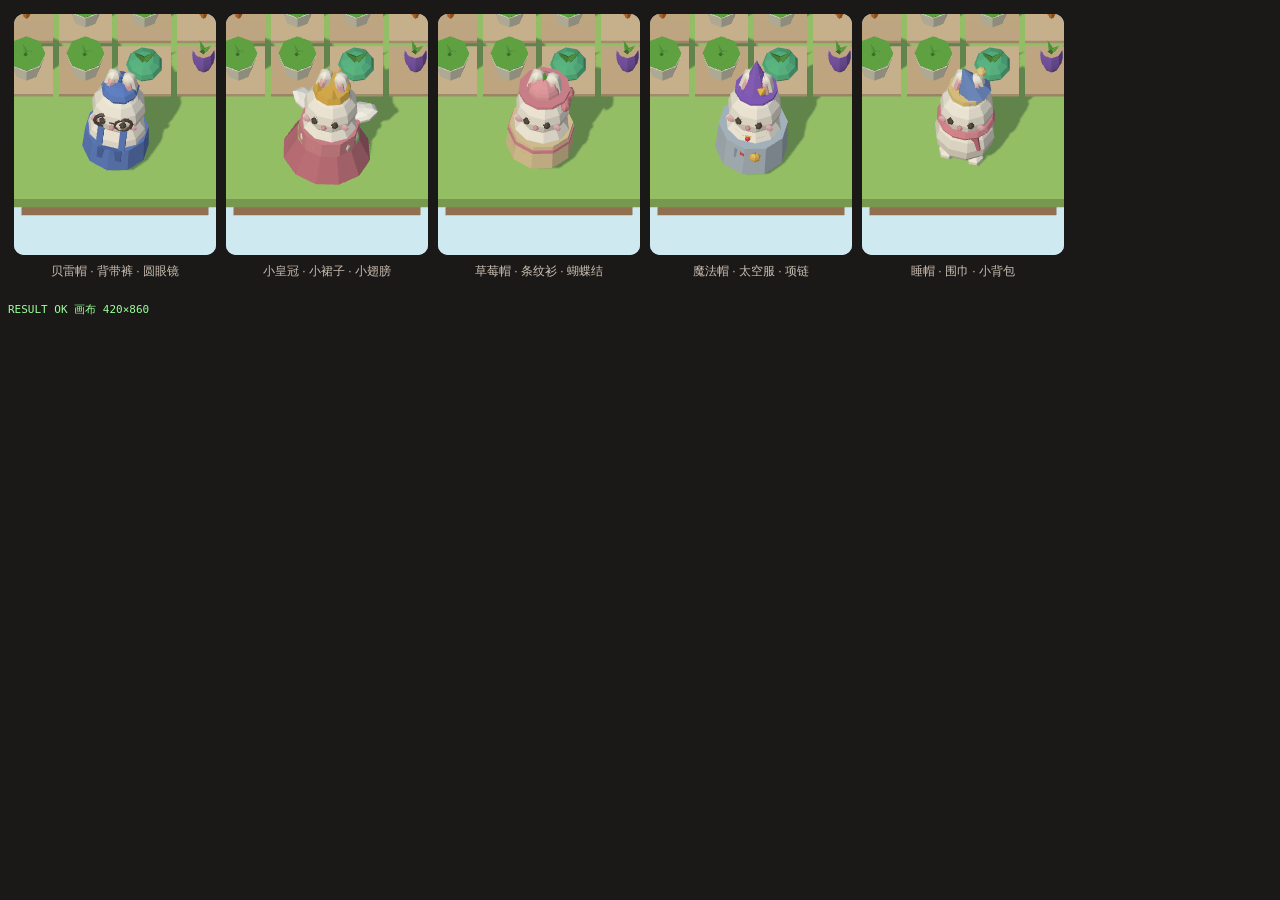
<file: tests/dressup-3d.html>
<!DOCTYPE html>
<html lang="zh-CN"><head><meta charset="utf-8"><style>
html,body{margin:0;background:#1b1917;font-family:"PingFang SC","Microsoft YaHei",sans-serif}
#strip{display:flex;gap:10px;padding:14px}
figure{margin:0;text-align:center}
figcaption{color:#cbbfb4;font-size:12px;line-height:1.5;padding:7px 4px 0}
img{display:block;border-radius:10px;background:#cfe7f4}
#host{position:absolute;left:-9999px;top:0}
#out{color:#9f9;font:11px monospace;padding:8px}
</style></head><body>
<div id="strip">正在渲染…</div>
<div id="host"><iframe id="f" src="/lab/match3-3d.html" width="420" height="860"></iframe></div>
<div id="out"></div>
<script>
/* 换装对照图。
   5 套搭配共用**同一个** WebGL 上下文 —— 每套开一个 iframe 会让
   软件渲染慢到不可用（之前试过，3 个 iframe 跑了 3 分钟）。
   所以这里只换装、重渲染、立刻把画布裁下来。 */
const OUTFITS = [
  { hat:'beret', cloth:'overall',  acc:'glass',    label:'贝雷帽 · 背带裤 · 圆眼镜' },
  { hat:'crown', cloth:'dress',    acc:'wing',     label:'小皇冠 · 小裙子 · 小翅膀' },
  { hat:'straw', cloth:'stripe',   acc:'bow',      label:'草莓帽 · 条纹衫 · 蝴蝶结' },
  { hat:'magic', cloth:'space',    acc:'necklace', label:'魔法帽 · 太空服 · 项链' },
  { hat:'night', cloth:'scarf',    acc:'backpack', label:'睡帽 · 围巾 · 小背包' }
];
const sleep = ms => new Promise(r => setTimeout(r, ms));
const f = document.getElementById('f');

function crop(src, sx, sy, sw, sh){
  const c = document.createElement('canvas');
  c.width = sw; c.height = sh;
  c.getContext('2d').drawImage(src, sx, sy, sw, sh, 0, 0, sw, sh);
  return c.toDataURL();
}

(async function(){
  let w = f.contentWindow;
  for(let i = 0; i < 800 && !w.__m3d; i++) await sleep(25);
  if(!w.__m3d){ document.getElementById('out').textContent = '游戏没起来'; return; }
  const M = w.__m3d;
  const cv = w.document.getElementById('c');
  const W = cv.width, H = cv.height;

  for(let i = 0; i < 120; i++) M.tick(1 / 60, true);   /* 让下落收敛 */
  M.tick(1 / 60);                                       /* 真正渲染一帧 */

  const shots = [];
  for(const o of OUTFITS){
    M.dress({ hat:o.hat, cloth:o.cloth, acc:o.acc });
    /* dress 内部已经 render 过一次，这里立刻取图 */
    await sleep(30);
    const png = crop(cv, Math.round(W * 0.26), Math.round(H * 0.47),
                         Math.round(W * 0.48), Math.round(H * 0.28));
    shots.push(
      '<figure><img src="' + png + '" style="width:' + Math.round(W * 0.48) + 'px">' +
      '<figcaption>' + o.label + '</figcaption></figure>');
  }
  document.getElementById('strip').innerHTML = shots.join('');
  document.getElementById('out').textContent = 'RESULT OK 画布 ' + W + '×' + H;
  document.title = 'SHOT-READY';
})();
</script>
</body></html>
</file>
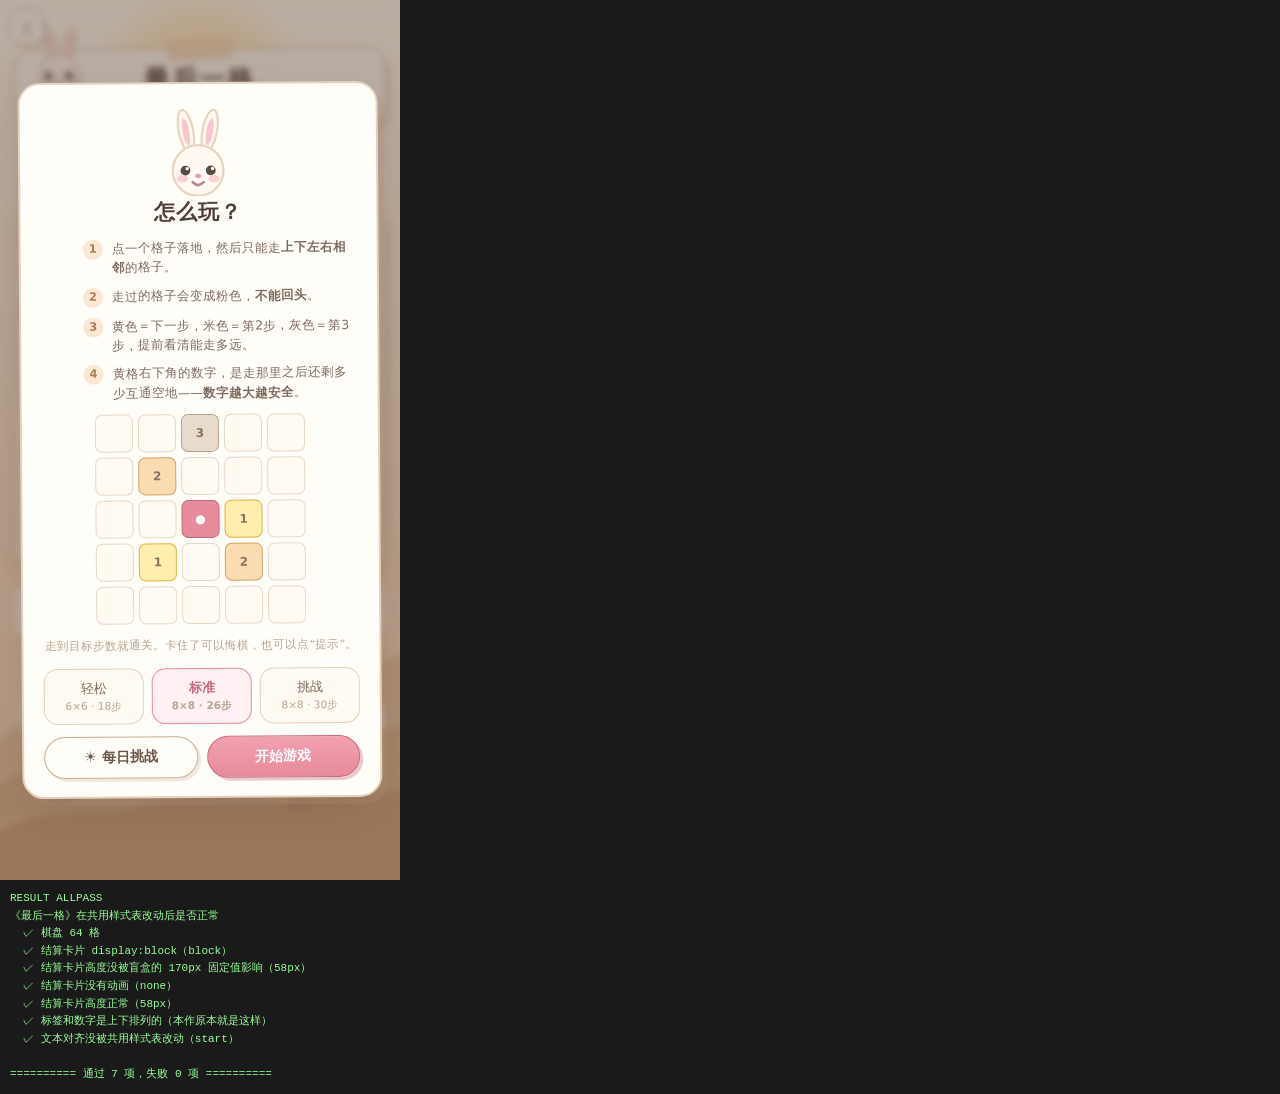
<file: tests/lastcell-compat.html>
<!DOCTYPE html>
<html lang="zh-CN"><head><meta charset="utf-8"><style>
html,body{margin:0;background:#1a1a1a}
iframe{border:0;display:block;background:#fff}
#out{color:#9f9;font:11px/1.6 monospace;padding:10px;white-space:pre-wrap}
</style></head><body>
<iframe id="f" src="/games/lastcell.html" width="400" height="880"></iframe>
<div id="out">waiting</div>
<script>
const out = [];
const O = () => document.getElementById('out');
function log(s){ out.push(s); O().textContent = out.join('\n'); }
const sleep = ms => new Promise(r => setTimeout(r, ms));

(async function(){
  const f = document.getElementById('f');
  let w = f.contentWindow;
  for(let i = 0; i < 600 && !(w.document && w.document.querySelector('.cell')); i++) await sleep(25);
  const d = w.document;
  let pass = 0, fail = 0;
  const ok = (c, m) => { if(c){ pass++; log('  ✓ ' + m); } else { fail++; log('  ✗ ' + m); } };

  log('《最后一格》在共用样式表改动后是否正常');
  ok(d.querySelectorAll('.cell').length === 64, '棋盘 64 格');

  /* 结算面板在最后一格里是动态生成的，这里直接注入同样的结构，
     检查 theme.css 新增的重置有没有把它带偏 */
  const host = d.createElement('div');
  host.innerHTML = '<div class="resultRow" id="probeRow">' +
    '<div class="box"><small>本局消除</small><b>26</b></div>' +
    '<div class="box"><small>收获</small><b>58</b></div>' +
    '<div class="box"><small>最高纪录</small><b>26</b></div></div>';
  d.body.appendChild(host);

  const box = host.querySelector('.box');
  const cs = w.getComputedStyle(box);
  const r = box.getBoundingClientRect();
  const small = box.querySelector('small').getBoundingClientRect();
  const b = box.querySelector('b').getBoundingClientRect();
  ok(cs.display === 'block', '结算卡片 display:block（' + cs.display + '）');
  ok(cs.height !== '170px', '结算卡片高度没被盲盒的 170px 固定值影响（' + cs.height + '）');
  ok(cs.animationName === 'none', '结算卡片没有动画（' + cs.animationName + '）');
  ok(r.height > 30 && r.height < 90, '结算卡片高度正常（' + Math.round(r.height) + 'px）');
  ok(b.top >= small.bottom - 2, '标签和数字是上下排列的（本作原本就是这样）');
  ok(cs.textAlign !== 'center', '文本对齐没被共用样式表改动（' + cs.textAlign + '）');
  log('');
  log('========== 通过 ' + pass + ' 项，失败 ' + fail + ' 项 ==========');
  O().textContent = 'RESULT ' + (fail === 0 ? 'ALLPASS' : 'FAIL') + '\n' + out.join('\n');
})();
</script>
</body></html>
</file>
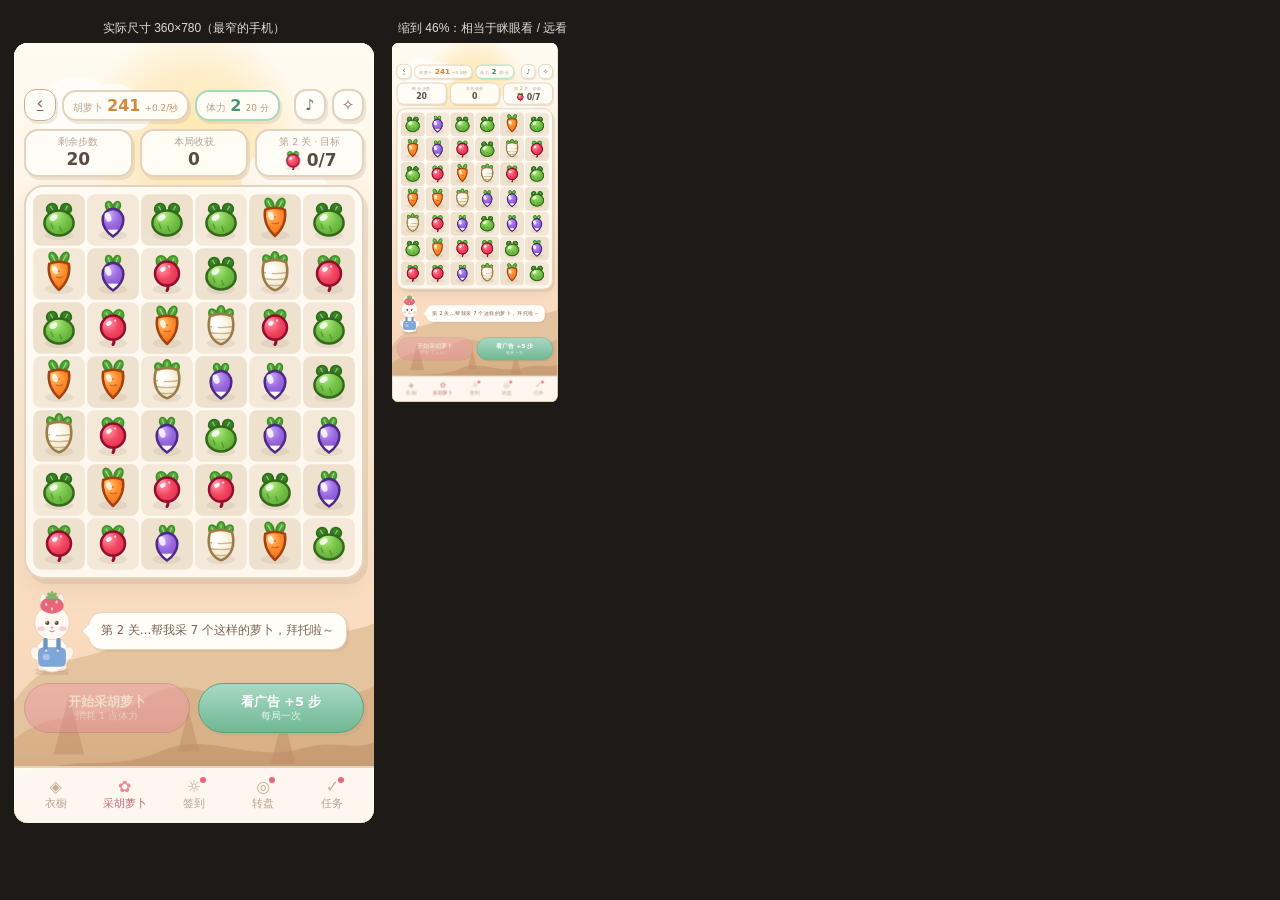
<file: tests/readability.html>
<!DOCTYPE html>
<html lang="zh-CN"><head><meta charset="utf-8"><style>
html,body{margin:0;background:#1d1a17;font-family:sans-serif}
.row{display:flex;gap:18px;padding:14px;align-items:flex-start}
figure{margin:0;text-align:center}
figcaption{color:#ddd;font-size:12px;padding:6px}
iframe{border:0;display:block;background:#fff;border-radius:14px}
.squint{transform:scale(.46);transform-origin:top left}
.squintBox{width:166px;height:359px;overflow:hidden}
</style></head><body>
<div class="row">
  <figure>
    <figcaption>实际尺寸 360×780（最窄的手机）</figcaption>
    <iframe id="a" src="/games/bunnycloset.html" width="360" height="780"></iframe>
  </figure>
  <figure>
    <figcaption>缩到 46%：相当于眯眼看 / 远看</figcaption>
    <div class="squintBox"><iframe id="b" class="squint" src="/games/bunnycloset.html" width="360" height="780"></iframe></div>
  </figure>
</div>
<script>
/* 两个 iframe 都驱动到中盘，让盘面上同时出现五种萝卜 */
function drive(id){
  const f = document.getElementById(id);
  f.addEventListener('load', function(){
    const w = f.contentWindow;
    let n = 0;
    const it = setInterval(function(){
      n++;
      const C = w.__closet;
      if(C && C.m3()){
        clearInterval(it);
        C.S.worn.hat = 'h_straw'; C.S.worn.cloth = 'c_overall';
        C.switchView('work');
        setTimeout(function(){ C.startRound(); }, 40);
      }
      if(n > 300) clearInterval(it);
    }, 25);
  });
}
drive('a'); drive('b');
</script>
</body></html>
</file>
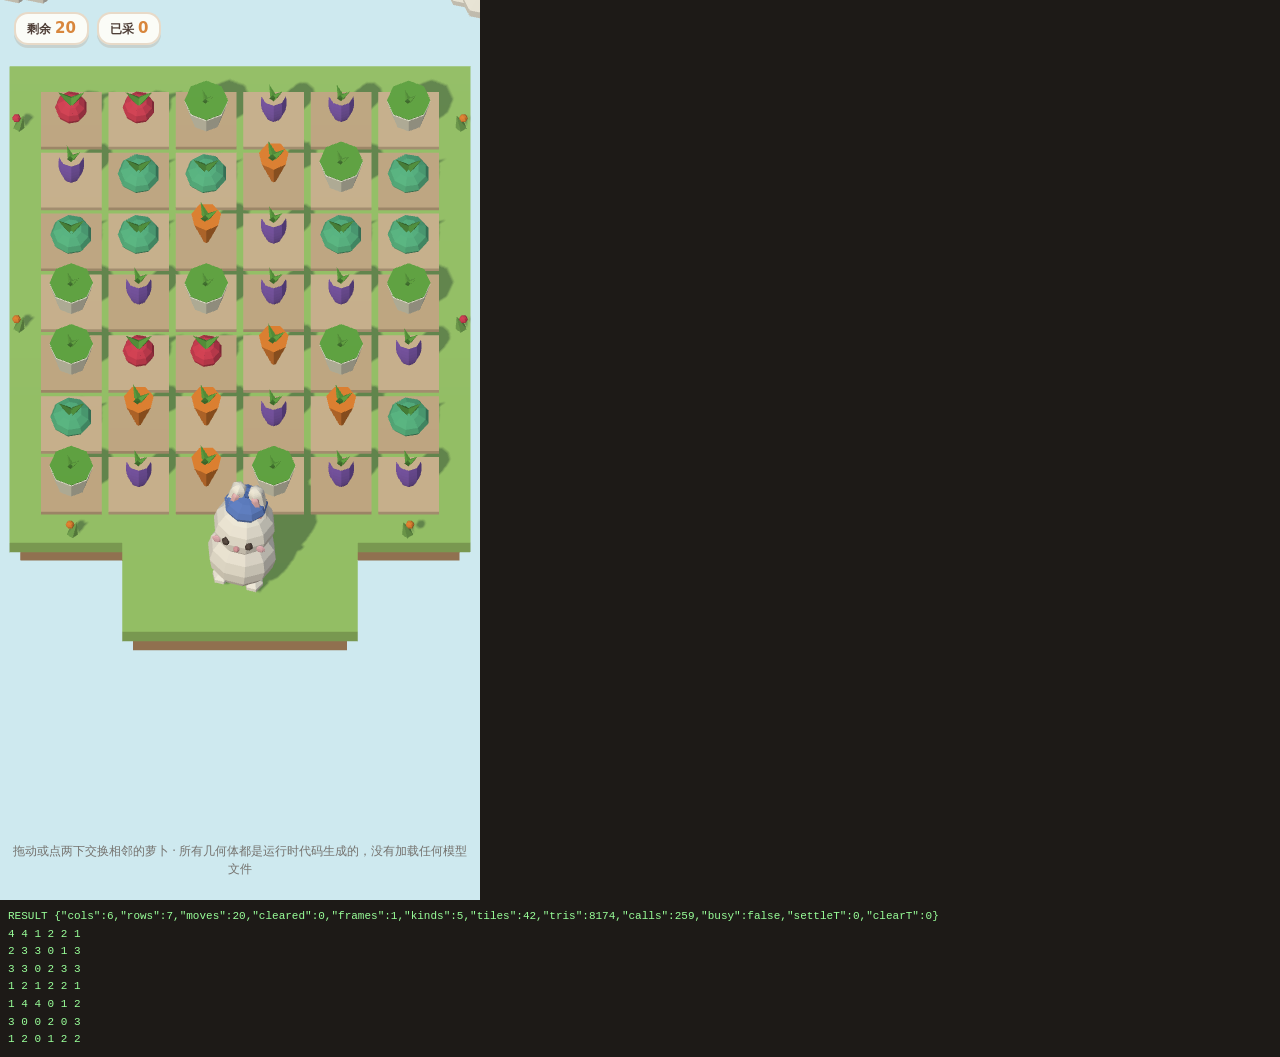
<file: tests/screenshot-3d.html>
<!DOCTYPE html>
<html lang="zh-CN"><head><meta charset="utf-8"><style>
html,body{margin:0;background:#1d1a17}
iframe{border:0;display:block}
#out{color:#9f9;font:11px/1.6 monospace;padding:8px;white-space:pre-wrap}
</style></head><body>
<iframe id="f" src="/lab/match3-3d.html"></iframe>
<div id="out">waiting</div>
<script>
/* 截图宿主：?mode=board|hats|allkinds|react & w=480 & h=900 & hat=beret & kinds=1
   无头环境下 requestAnimationFrame 几乎不跑，所以用 tick() 手动推进，
   这样截到的画面是确定的。 */
const q = new URLSearchParams(location.search);
const mode = q.get('mode') || 'board';
const W = +(q.get('w') || 480), H = +(q.get('h') || 900);
const HAT = q.get('hat');
const f = document.getElementById('f');
f.width = W; f.height = H;
const sleep = ms => new Promise(r => setTimeout(r, ms));

(async function(){
  let w = f.contentWindow;
  for(let i = 0; i < 600 && !w.__m3d; i++) await sleep(25);
  if(!w.__m3d){ document.getElementById('out').textContent = '游戏没起来'; return; }
  const M = w.__m3d;

  /* 让下落动画收敛到静止。第二参数跳过重绘 —— 软件渲染下每帧重绘会把截图拖到几分钟 */
  function settle(n){
    for(let i = 0; i < (n || 110); i++) M.tick(1 / 60, true);
  }
  settle();

  if(HAT) M.setHat(HAT);

  if(mode === 'allkinds'){
    /* 前五格各放一个品种，一屏看全 */
    M.showAllKinds();
    settle();
  } else if(mode === 'react'){
    /* 推到「正在消除」的那一帧：等 clearT 起来，再往前挪一点让飞起动画进行到一半 */
    for(let i = 0; i < 400; i++){
      M.tick(1 / 60, true);
      if(M.state().clearT > 0){ for(let k = 0; k < 5; k++) M.tick(1 / 60, true); break; }
    }
  } else if(mode === 'hats'){
    M.setHat(HAT || 'straw');
  }

  settle();
  M.tick(1 / 60);          /* 最后这一下才真正渲染 */
  const st = M.state();
  document.getElementById('out').textContent =
    'RESULT ' + JSON.stringify(st) + '\n' + M.grid().map(r => r.join(' ')).join('\n');
  document.title = 'SHOT-READY';
})();
</script>
</body></html>
</file>
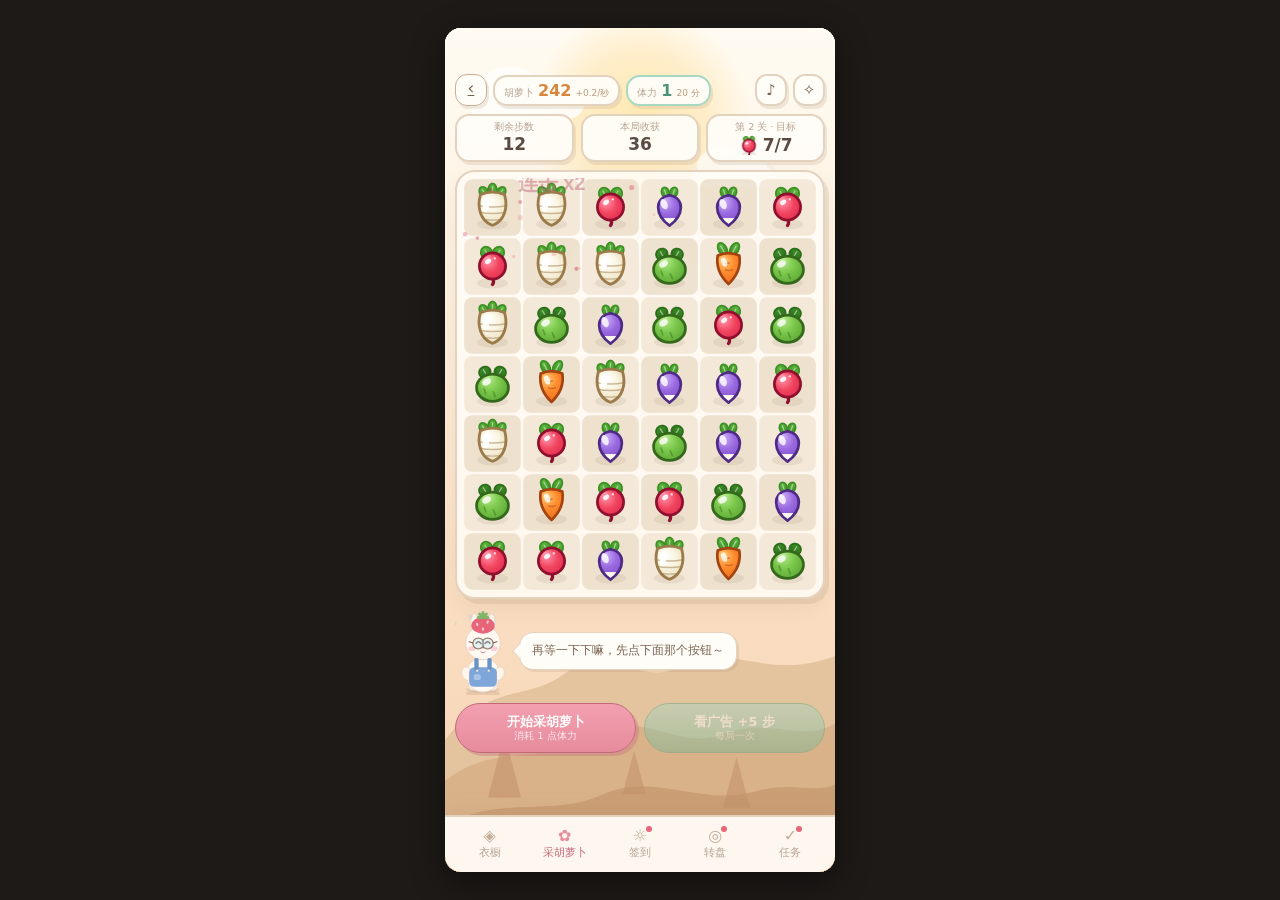
<file: tests/screenshot-host.html>
<!DOCTYPE html>
<html lang="zh-CN"><head><meta charset="utf-8"><style>
html,body{margin:0;background:#1d1a17;display:flex;justify-content:center;align-items:flex-start;padding:14px}
iframe{border:0;display:block;background:#fff;border-radius:16px;box-shadow:0 10px 34px rgba(0,0,0,.45)}
</style></head><body>
<iframe id="f"></iframe>
<script>
/* 截图宿主：?mode=work|react|round|sound & w=390 & h=844 */
const q = new URLSearchParams(location.search);
const mode = q.get('mode') || 'work';
const W = +(q.get('w') || 390), H = +(q.get('h') || 844);
const f = document.getElementById('f');
f.width = W; f.height = H;
f.src = '/games/bunnycloset.html';

const sleep = ms => new Promise(r => setTimeout(r, ms));

(async function(){
  let w = f.contentWindow;
  for(let i = 0; i < 600 && !(w.__closet && w.__closet.m3()); i++) await sleep(25);
  const C = w.__closet, m3 = C.m3();
  const d = w.document;
  const cv = d.getElementById('m3');

  function pt(cell){
    const r = cv.getBoundingClientRect(), CS = m3.state().cell;
    return { x: r.left + cell.c * CS + CS / 2, y: r.top + cell.r * CS + CS / 2 };
  }
  function drag(a, b){
    const p1 = pt(a), p2 = pt(b);
    const mk = (t, p, buttons) => new w.PointerEvent(t, {
      bubbles:true, cancelable:true, clientX:p.x, clientY:p.y,
      pointerId:1, isPrimary:true, pointerType:'touch', button:0, buttons:buttons });
    cv.dispatchEvent(mk('pointerdown', p1, 1));
    cv.dispatchEvent(mk('pointermove', p2, 1));
    cv.dispatchEvent(mk('pointerup', p2, 0));
  }
  function stepMoves(n){
    for(let i = 0; i < n; i++){
      const st = m3.state();
      if(st.phase === 'end' || st.moves <= 0) break;
      const mv = m3.findMove();
      if(!mv) break;
      drag({ r:mv.r1, c:mv.c1 }, { r:mv.r2, c:mv.c2 });
      let g = 0;
      while(g < 1200){
        const p = m3.state().phase;
        if(p === 'idle' || p === 'end') break;
        m3.tick(1 / 60); g++;
      }
    }
  }

  if(mode === 'buddyzoom'){
    /* 放大看兔子：不同搭配 × 不同状态，验证「穿的是衣橱里配的那套」 */
    C.startRound(); await sleep(40); stepMoves(4);
    function decay(){ for(let i = 0; i < 80; i++) C.tickBuddy(0.05); }
    function grab(label){
      return '<figure><figcaption>' + label + '</figcaption>' +
        '<img src="' + d.getElementById('buddy').toDataURL() + '"></figure>';
    }
    let shots = [];
    C.S.worn.hat = 'h_straw'; C.S.worn.cloth = 'c_overall'; C.S.worn.acc = 'a_glass';
    decay();
    shots.push(grab('待机 · 草莓帽+背带裤+圆眼镜'));
    C.buddyCheer({ combo:2, cleared:3, gain:3 });
    C.tickBuddy(0.10);
    shots.push(grab('开心 · 小跳'));
    C.buddyCheer({ combo:5, cleared:6, gain:30 });
    C.tickBuddy(0.13);
    shots.push(grab('大反应 · 星星'));

    shots.push('<figure style="flex-basis:100%;height:0;margin:0"></figure>');
    C.S.worn.hat = 'h_crown'; C.S.worn.cloth = 'c_dress'; C.S.worn.acc = 'a_wing';
    decay();
    shots.push(grab('换一套 · 小皇冠+小裙子+小翅膀'));
    C.S.worn.hat = null; C.S.worn.cloth = null; C.S.worn.acc = null;
    decay();
    shots.push(grab('什么都没穿'));
    C.S.worn.hat = 'h_night'; C.S.worn.cloth = 'c_scarf'; C.S.worn.acc = 'a_bow';
    decay();
    shots.push(grab('睡帽+围巾+蝴蝶结'));

    document.body.innerHTML = '<style>body{margin:0;background:#FAF0E2;display:flex;' +
      'flex-wrap:wrap;gap:14px;padding:16px;align-items:flex-start}figure{margin:0;text-align:center}' +
      'figcaption{font:600 12px sans-serif;color:#5A4B42;padding:6px}' +
      'img{width:168px;height:264px;image-rendering:auto;background:rgba(255,253,248,.75);' +
      'border-radius:16px}</style>' + shots.join('');
    document.title = 'SHOT-READY buddy';
    return;
  }

  /* 默认是光着的，先给它配一套，截图才能看出兔子穿的是衣橱里的搭配 */
  C.S.worn.hat = 'h_straw'; C.S.worn.cloth = 'c_overall'; C.S.worn.acc = 'a_glass';
  C.switchView('work');
  await sleep(80);

  if(mode === 'round'){
    C.startRound();
    await sleep(40);
    stepMoves(40);                       /* 一直消到步数用完 */
    await sleep(900);
  } else if(mode === 'sound'){
    C.sheets.sound();
    await sleep(900);
  } else if(mode === 'react'){
    C.startRound();
    await sleep(40);
    stepMoves(9);
    /* 把连击横幅定在动画最饱满的那一帧，方便截图 */
    const el = d.getElementById('combo');
    el.textContent = '连击 x5';
    el.classList.add('show');
    el.style.animationDelay = '-0.2s';
    el.style.animationPlayState = 'paused';
    await sleep(150);
    /* 反应和截图之间要挨紧：待机撒娇的判定是 11 秒没动作，
       虚拟时间里一眨眼就过了 11 秒，会把台词顶掉 */
    C.buddyCheer({ combo:5, cleared:6, gain:30 });
    C.tickBuddy(0.09);
  } else {
    C.startRound();
    await sleep(40);
    stepMoves(9);
    C.tickBuddy(0.02);
    await sleep(900);
  }
  document.title = 'SHOT-READY ' + C.buddy().say;
})();
</script>
</body></html>
</file>
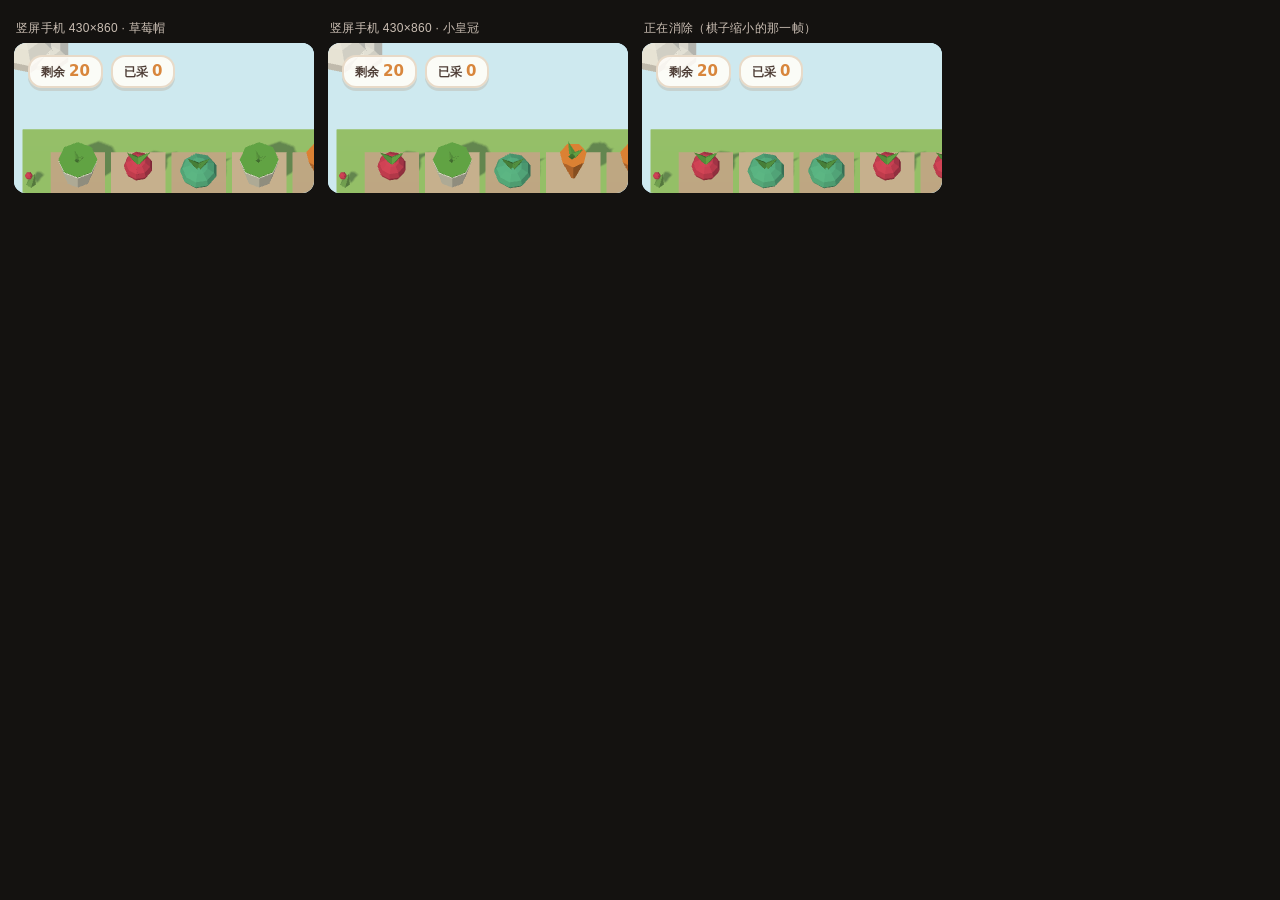
<file: tests/sheet-3d.html>
<!DOCTYPE html><html lang="zh-CN"><head><meta charset="utf-8"><style>
html,body{margin:0;background:#141210;font-family:"PingFang SC","Microsoft YaHei",sans-serif}
.row{display:flex;gap:14px;padding:14px;align-items:flex-start}
figure{margin:0}
figcaption{color:#cbbfb4;font-size:12px;padding:6px 2px;letter-spacing:.3px}
iframe{border:0;display:block;border-radius:12px;background:#BFE3F2}
</style></head><body>
<div class="row">
  <figure><figcaption>竖屏手机 430×860 · 草莓帽</figcaption>
    <iframe src="/tests/screenshot-3d.html?mode=hats&hat=straw&w=430&h=860"></iframe></figure>
  <figure><figcaption>竖屏手机 430×860 · 小皇冠</figcaption>
    <iframe src="/tests/screenshot-3d.html?mode=hats&hat=crown&w=430&h=860"></iframe></figure>
  <figure><figcaption>正在消除（棋子缩小的那一帧）</figcaption>
    <iframe src="/tests/screenshot-3d.html?mode=react&hat=beret&w=430&h=860"></iframe></figure>
</div>
</body></html>
</file>
<file: shared/theme.css>
/* ============================================================
   Theme —— 大厅与所有小游戏共用的基础层
   包含：设计变量、暖色黄昏背景、通用按钮 / 弹层 / 开关
   背景 DOM 由 shared/theme.js 注入，页面只需 include 两个文件。
   ============================================================ */

:root{
  --cream:#FFFBF3;
  --paper:#FFFDF8;
  --sand:#F3E3D0;
  --ink:#5A4B42;
  --ink2:#94806E;
  --ink3:#B7A493;
  --line:#E3D2BE;
  --pink:#E68B9C;
  --pink-d:#C4697B;
  --gold:#E8C46A;
  --mint:#7FC8A9;
  --sky:#8FB8E0;
  --radius:20px;
  --tap:rgba(176,144,116,.20);
}

*{box-sizing:border-box;-webkit-tap-highlight-color:transparent}
html,body{margin:0;padding:0;min-height:100%;overscroll-behavior:none;
  background:linear-gradient(180deg,#FFFBF2 0%,#FEF1DE 34%,#FBE0C4 66%,#F4CFAF 100%)}
body{
  font-family:"PingFang SC","Microsoft YaHei","Noto Sans SC",system-ui,sans-serif;
  color:var(--ink);-webkit-font-smoothing:antialiased;overflow-x:hidden;
}
button{font-family:inherit}

/* ---------- 背景 ---------- */
.bg{position:fixed;inset:0;z-index:0;overflow:hidden;pointer-events:none;
  background:linear-gradient(180deg,#FFFBF2 0%,#FEF1DE 34%,#FBE0C4 66%,#F4CFAF 100%)}
.bg .sun{position:absolute;left:50%;top:-3%;width:230px;height:230px;margin-left:-115px;border-radius:50%;
  background:radial-gradient(circle,rgba(255,232,175,.95) 0%,rgba(255,221,150,.42) 40%,rgba(255,221,150,0) 68%);
  animation:sunPulse 9s ease-in-out infinite}
@keyframes sunPulse{0%,100%{transform:scale(1);opacity:.9}50%{transform:scale(1.08);opacity:1}}
.bg .cloud{position:absolute;background:#FFFEFB;border-radius:999px;opacity:.9;
  box-shadow:0 5px 0 rgba(226,196,166,.28) inset;animation:sway 26s ease-in-out infinite}
.bg .cloud:before,.bg .cloud:after{content:"";position:absolute;background:#FFFEFB;border-radius:50%}
.bg .cloud:before{width:58%;height:152%;left:7%;top:-64%}
.bg .cloud:after{width:42%;height:120%;right:11%;top:-42%}
.bg .c1{width:116px;height:32px;left:6%;top:7%;animation-duration:26s}
.bg .c2{width:86px;height:24px;left:63%;top:16%;animation-duration:34s;animation-delay:-9s;opacity:.7}
.bg .c3{width:140px;height:38px;left:30%;top:27%;animation-duration:41s;animation-delay:-20s;opacity:.5}
@keyframes sway{0%,100%{transform:translateX(-14px)}50%{transform:translateX(14px)}}
.bg svg.hills{position:absolute;left:0;bottom:0;width:100%;display:block}
.bg .motes{position:absolute;inset:0}
.mote{position:absolute;border-radius:50%;background:#FFF6E0;opacity:.75;
  box-shadow:0 0 6px rgba(255,236,196,.9);animation:rise linear infinite}
@keyframes rise{0%{transform:translateY(0) scale(.6);opacity:0}
  12%{opacity:.85}88%{opacity:.6}100%{transform:translateY(-108vh) scale(1);opacity:0}}

/* ---------- 页面骨架 ---------- */
.page{position:relative;z-index:1;width:min(100vw,460px);margin:0 auto;min-height:100vh;
  padding:calc(14px + env(safe-area-inset-top)) 14px calc(18px + env(safe-area-inset-bottom));
  display:flex;flex-direction:column;align-items:center;gap:11px}

/* ---------- 卡片 / 标题 ---------- */
.paperCard{position:relative;width:100%;background:rgba(255,253,248,.93);
  border:2px solid var(--line);border-radius:var(--radius);
  box-shadow:4px 5px 0 var(--tap),0 10px 26px rgba(150,118,92,.13)}
.tape{position:absolute;width:64px;height:20px;background:rgba(246,214,178,.72);
  border:1px dashed rgba(190,152,116,.5);top:-11px;left:50%;margin-left:-32px;
  transform:rotate(-2.5deg);border-radius:3px}

/* ---------- 通用按钮 ---------- */
.btn{border:1.5px solid #C9AE93;border-radius:999px;padding:11px 18px;background:rgba(255,253,248,.95);
  color:#6B5648;font-size:14px;font-weight:600;cursor:pointer;
  box-shadow:3px 3px 0 var(--tap);transition:transform .08s,box-shadow .08s}
.btn:active{transform:translate(2px,2px);box-shadow:1px 1px 0 var(--tap)}
.btn[disabled]{opacity:.4;box-shadow:none;cursor:default}
.btn.primary{background:linear-gradient(180deg,#F2A0B0,var(--pink));
  border-color:var(--pink-d);color:#fff;box-shadow:3px 3px 0 rgba(196,105,123,.35)}
.btnRow{width:100%;display:flex;gap:9px}
.btnRow .btn{flex:1}

/* 小圆角方形返回键，放在游戏页左上角 */
.backBtn{position:fixed;z-index:12;left:calc(9px + env(safe-area-inset-left));
  top:calc(9px + env(safe-area-inset-top));width:36px;height:36px;padding:0;
  display:flex;align-items:center;justify-content:center;font-size:19px;line-height:1;
  padding-bottom:3px;
  border:1.5px solid #C9AE93;border-radius:13px;background:rgba(255,253,248,.94);
  color:#7A6353;box-shadow:2px 3px 0 var(--tap);cursor:pointer}
.backBtn:active{transform:translate(1px,1px);box-shadow:1px 1px 0 var(--tap)}

/* ---------- 底部开关条 ---------- */
.toggles{width:100%;display:flex;gap:7px;justify-content:center;flex-wrap:wrap}
.tg{border:1.5px solid var(--line);background:rgba(255,253,248,.8);border-radius:999px;
  padding:6px 12px;font-size:11.5px;color:var(--ink3);cursor:pointer}
.tg.on{color:#B07A88;border-color:#EBCBD2;background:rgba(255,240,242,.95)}

/* ---------- 弹层 ---------- */
.overlay{position:fixed;inset:0;z-index:30;background:rgba(88,66,54,.42);
  -webkit-backdrop-filter:blur(3px);backdrop-filter:blur(3px);
  display:flex;align-items:center;justify-content:center;padding:20px;
  animation:fadeIn .22s ease-out}
@keyframes fadeIn{from{opacity:0}to{opacity:1}}
.panel{width:min(92vw,370px);max-height:88vh;overflow-y:auto;background:var(--paper);
  border:2px solid var(--line);border-radius:22px;padding:20px 20px 18px;text-align:center;
  box-shadow:6px 7px 0 var(--tap),0 20px 50px rgba(120,92,70,.25);
  transform:rotate(-.4deg);animation:panelIn .3s cubic-bezier(.2,1.3,.4,1)}
@keyframes panelIn{from{transform:rotate(-.4deg) scale(.9);opacity:0}
  to{transform:rotate(-.4deg) scale(1);opacity:1}}
.panel h2{margin:2px 0 10px;font-size:21px;color:#4E3E36;letter-spacing:1px}
.panel p{margin:7px 0;font-size:13px;color:#7C6A5C;line-height:1.7}
.panel p.sm{font-size:11.5px;color:var(--ink3)}
.hide{display:none!important}

/* 兔子角色容器 */
.bunnyBox svg{width:100%;height:auto;display:block}
.bunnyTop{width:76px;margin:0 auto 2px}

/* 结果统计三宫格 */
.resultRow{display:flex;gap:9px;margin:14px 0 6px}
/* 同名 .box 在小游戏里是「盲盒」那个方块：固定 170×170、flex 居中、还会抖。
   结算卡片要把这些统统覆盖掉，否则数字框会被撑成大方块、标签和数字挤成一行。
   只重置会导致「跑偏」的属性，text-align 之类交给各小游戏自己定，
   免得无意中改到别的游戏。 */
.resultRow .box{flex:1;display:block;height:auto;position:static;
  background:#FCF4E9;border:1.5px solid var(--line);border-radius:13px;
  padding:9px 4px;animation:none}
.resultRow small{display:block;font-size:10.5px;color:var(--ink3)}
.resultRow b{font-size:20px;color:var(--ink);font-variant-numeric:tabular-nums}
.newBest{display:inline-block;margin-top:6px;font-size:11px;color:#B07A58;background:#FBE7D4;
  border-radius:999px;padding:3px 11px}

.sr-only{position:absolute;width:1px;height:1px;padding:0;margin:-1px;overflow:hidden;
  clip:rect(0,0,0,0);white-space:nowrap;border:0}

/* ---------- 小屏 / 矮屏压缩间距 ---------- */
@media (min-width: 480px){
  .page{width:min(100vw,640px)}
}
@media (max-height: 840px){
  .page{gap:8px;padding-top:calc(10px + env(safe-area-inset-top));
    padding-bottom:calc(12px + env(safe-area-inset-bottom))}
  .btn{padding:9px 16px;font-size:13.5px}
  .tg{padding:5px 10px}
}

@media (prefers-reduced-motion: reduce){
  *{animation-duration:.01ms!important;animation-iteration-count:1!important}
}
</file>
